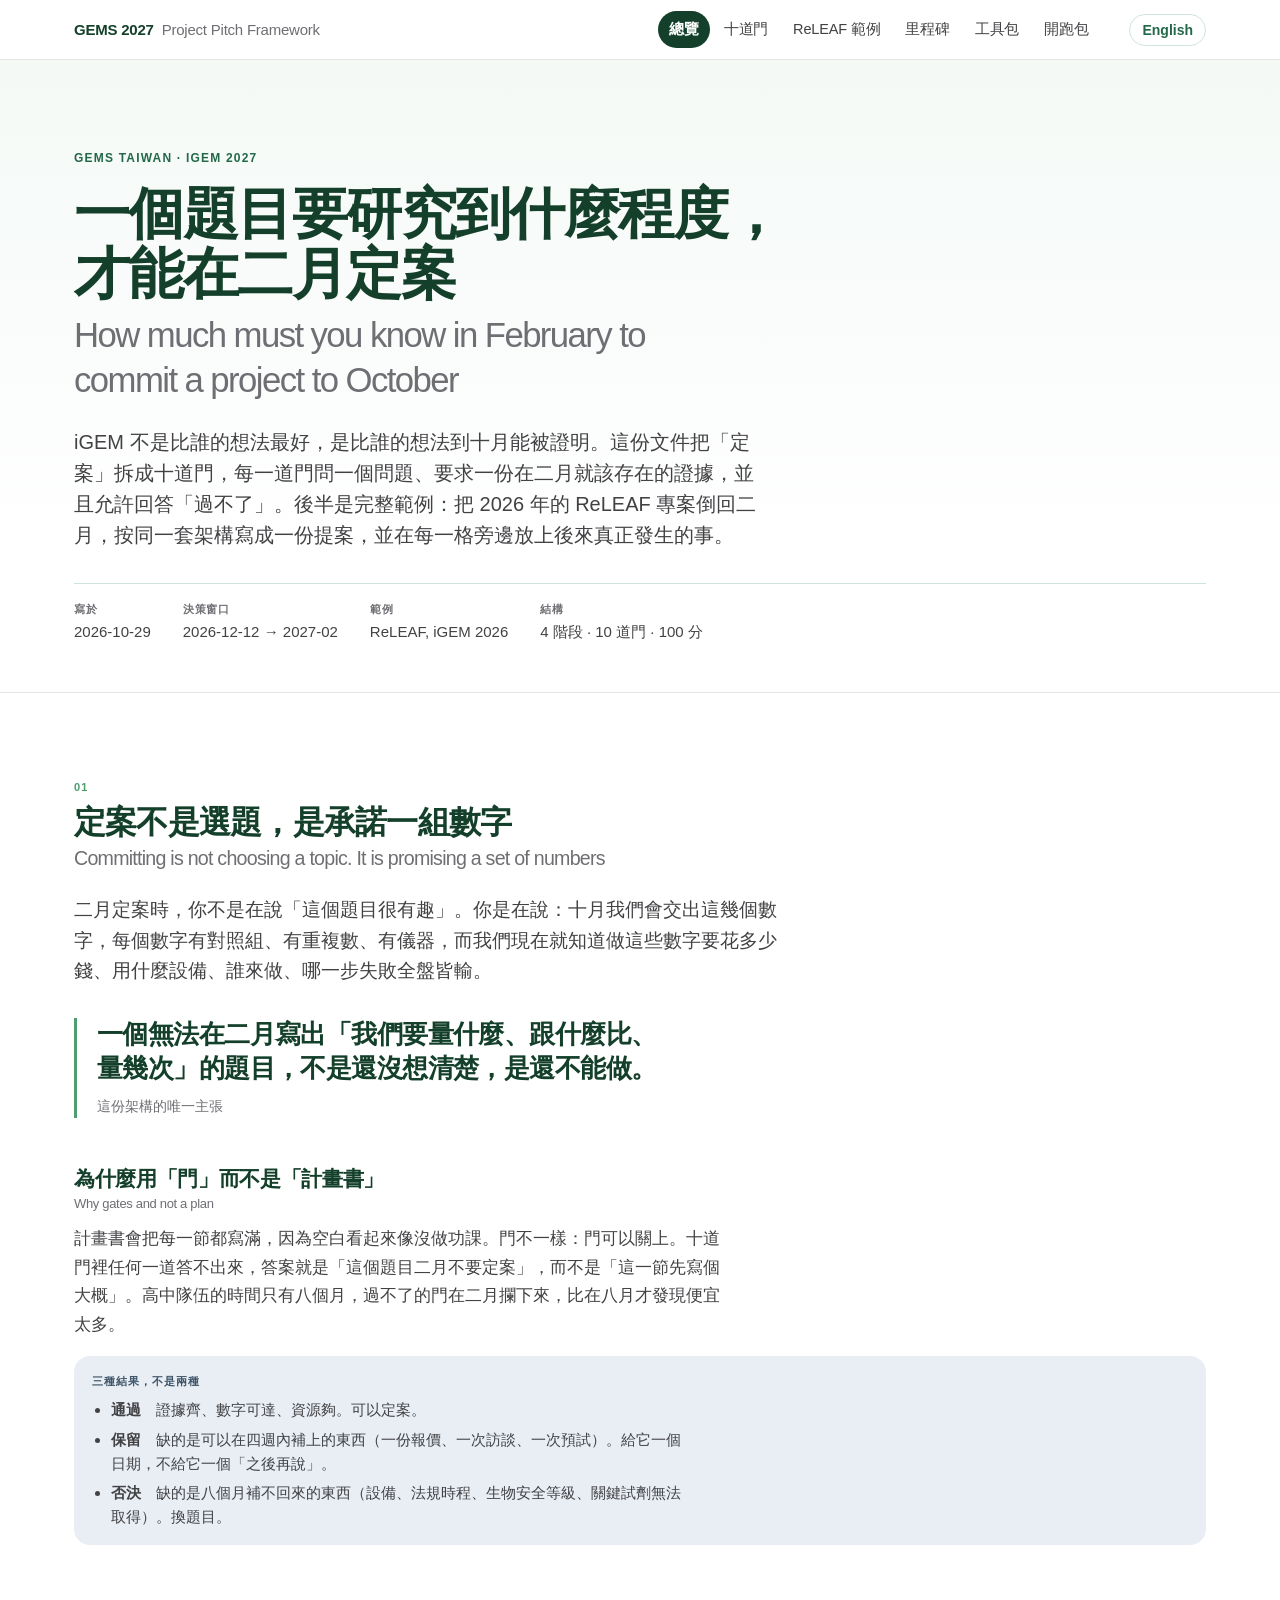
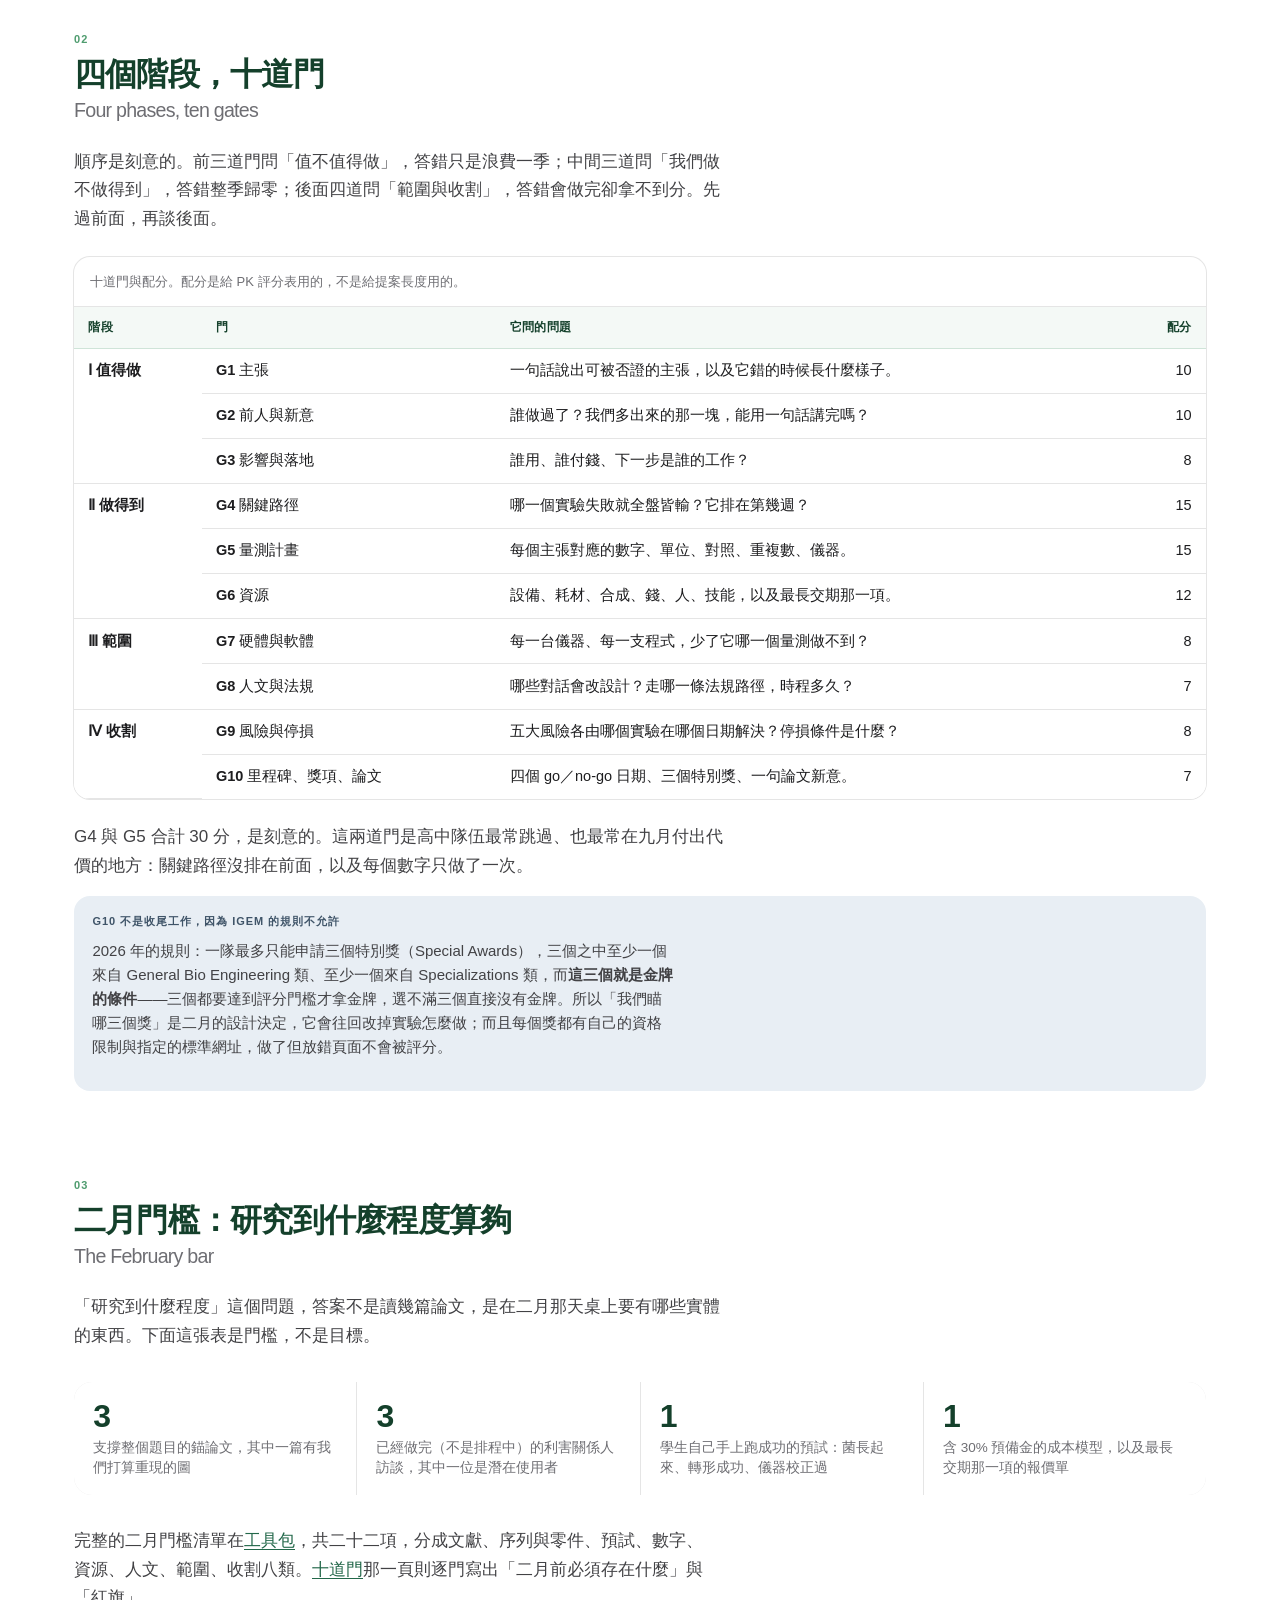
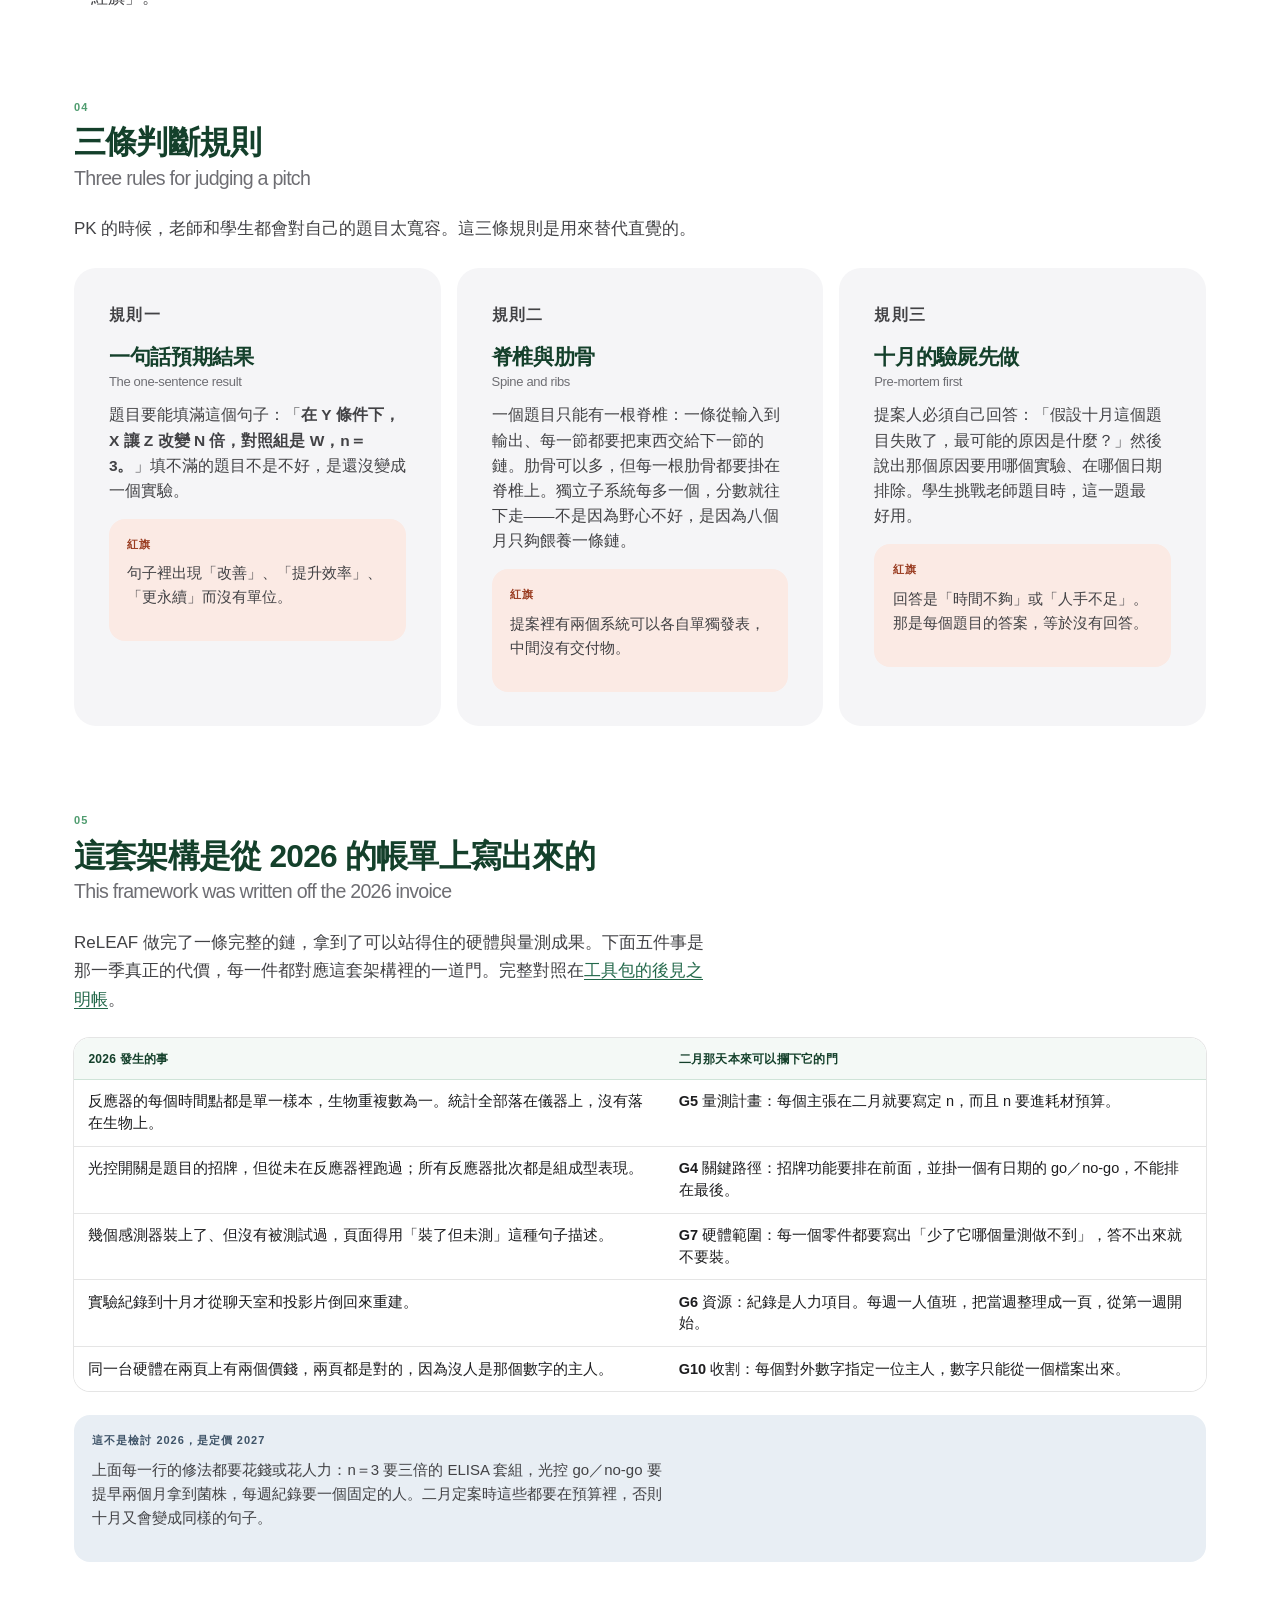
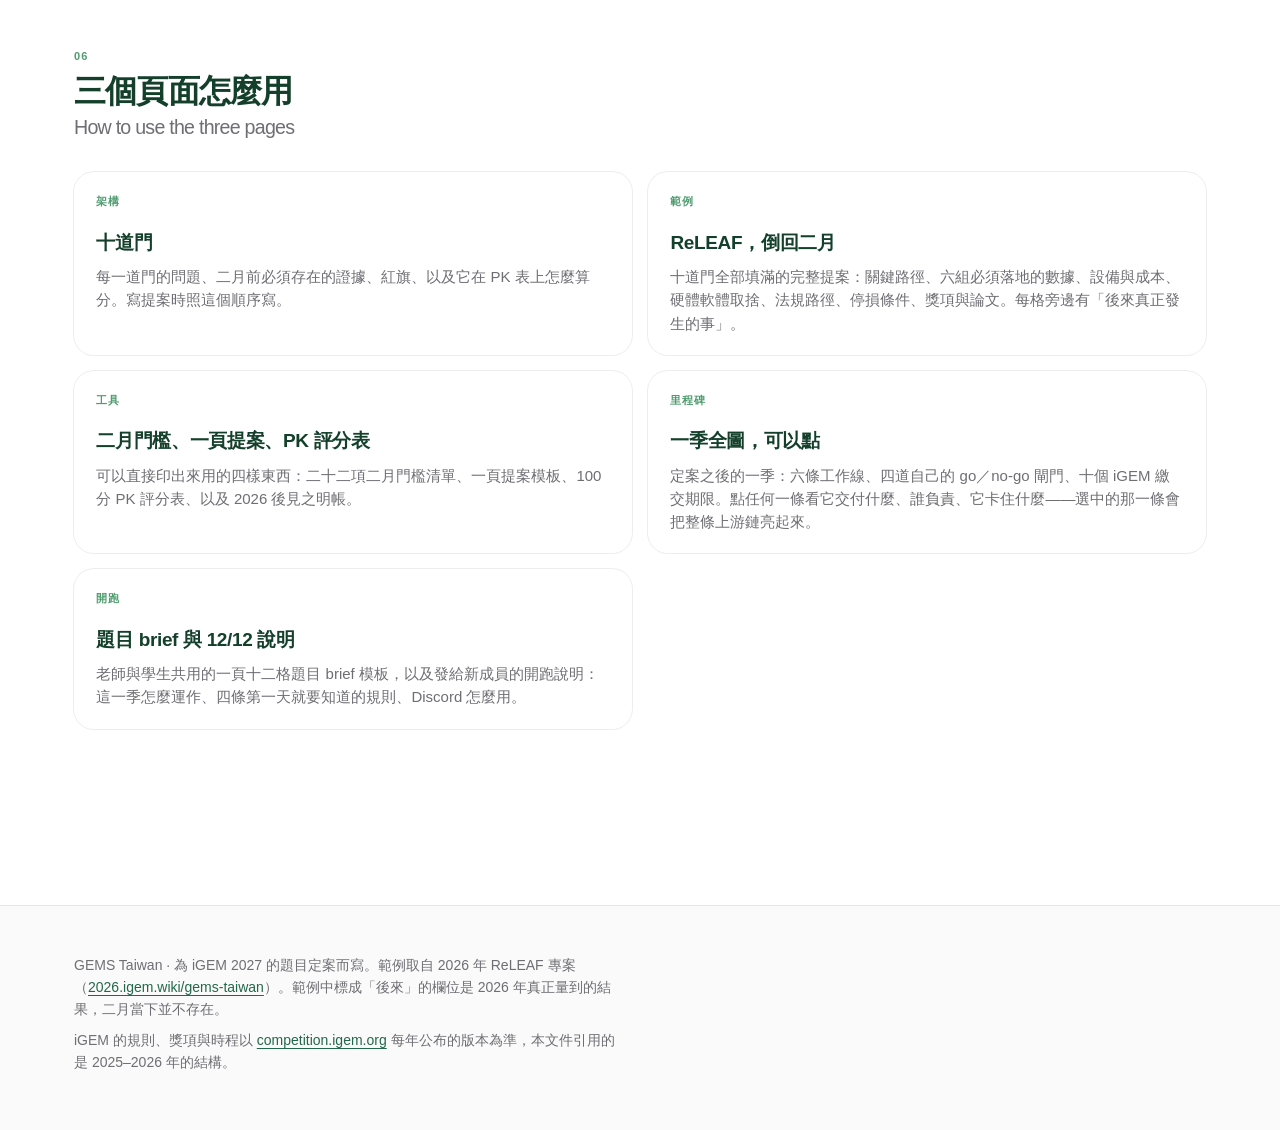
<file: index.html>
<!DOCTYPE html>
<html lang="zh-Hant" data-lang="zh">
<head>
<meta charset="utf-8">
<meta name="viewport" content="width=device-width, initial-scale=1">
<title>2027 GEMS Project Pitch Framework</title>
<meta name="description" content="A ten-gate framework for deciding which iGEM project a team locks in February, with the 2026 ReLEAF project worked through it end to end. 十道門的題目評估架構，附 ReLEAF 完整範例。">
<link rel="stylesheet" href="assets/css/app.css">
</head>
<body>

<header class="bar">
  <div class="bar__in">
    <a class="bar__home" href="./"><b>GEMS 2027</b> <i>Project Pitch Framework</i></a>
    <nav class="bar__nav" aria-label="Sections">
      <a href="./" aria-current="page"><span class="l-zh">總覽</span><span class="l-en">Overview</span></a>
      <a href="framework/"><span class="l-zh">十道門</span><span class="l-en">The gates</span></a>
      <a href="releaf/"><span class="l-zh">ReLEAF 範例</span><span class="l-en">Example</span></a>
      <a href="milestones/"><span class="l-zh">里程碑</span><span class="l-en">Season chart</span></a>
      <a href="toolkit/"><span class="l-zh">工具包</span><span class="l-en">Toolkit</span></a>
      <a href="brief/"><span class="l-zh">開跑包</span><span class="l-en">Kick-off</span></a>
    </nav>
    <button class="bar__lang" type="button" data-lang-btn>English</button>
  </div>
</header>

<section class="hero">
  <div class="hero__in">
    <p class="eyebrow">GEMS Taiwan · iGEM 2027</p>
    <h1 class="bi">
      <span class="zh">一個題目要研究到什麼程度，才能在二月定案</span>
      <span class="en">How much must you know in February to commit a project to October</span>
    </h1>
    <p class="hero__lede l-zh">iGEM 不是比誰的想法最好，是比誰的想法到十月能被證明。這份文件把「定案」拆成十道門，每一道門問一個問題、要求一份在二月就該存在的證據，並且允許回答「過不了」。後半是完整範例：把 2026 年的 ReLEAF 專案倒回二月，按同一套架構寫成一份提案，並在每一格旁邊放上後來真正發生的事。</p>
    <p class="hero__lede l-en">iGEM is not won by the best idea. It is won by the idea that can still be proved in October. This document breaks the February commitment into ten gates. Each gate asks one question, demands one piece of evidence that must already exist, and is allowed to return a no. The second half is a worked example: the 2026 ReLEAF project wound back to February, written as a proposal against this framework, with what actually happened set beside each answer.</p>
    <ul class="hero__meta">
      <li><b><span class="l-zh">寫於</span><span class="l-en">Written</span></b><span>2026-10-29</span></li>
      <li><b><span class="l-zh">決策窗口</span><span class="l-en">Decision window</span></b><span><span class="l-zh">2026-12-12 → 2027-02</span><span class="l-en">12 Dec 2026 → Feb 2027</span></span></li>
      <li><b><span class="l-zh">範例</span><span class="l-en">Worked on</span></b><span>ReLEAF, iGEM 2026</span></li>
      <li><b><span class="l-zh">結構</span><span class="l-en">Structure</span></b><span><span class="l-zh">4 階段 · 10 道門 · 100 分</span><span class="l-en">4 phases · 10 gates · 100 points</span></span></li>
    </ul>
  </div>
</section>

<main class="wrap secs">

  <!-- ====================================================== 1 THE THESIS == -->
  <section class="sec" id="thesis">
    <h2 class="bi"><span class="num">01</span>
      <span class="zh">定案不是選題，是承諾一組數字</span>
      <span class="en">Committing is not choosing a topic. It is promising a set of numbers</span>
    </h2>

    <p class="lede l-zh">二月定案時，你不是在說「這個題目很有趣」。你是在說：十月我們會交出這幾個數字，每個數字有對照組、有重複數、有儀器，而我們現在就知道做這些數字要花多少錢、用什麼設備、誰來做、哪一步失敗全盤皆輸。</p>
    <p class="lede l-en">When you commit in February you are not saying "this topic is interesting". You are saying: in October we will hand over these numbers, each with a control, a replicate count and a named instrument, and we already know what they cost, which equipment they need, who runs them, and which single step takes the whole project down if it fails.</p>

    <div class="pull">
      <p class="l-zh">一個無法在二月寫出「我們要量什麼、跟什麼比、量幾次」的題目，不是還沒想清楚，是還不能做。</p>
      <p class="l-en">A project that cannot state in February what it will measure, against what control, and how many times, is not an unfinished idea. It is an idea that cannot yet be started.</p>
      <cite><span class="l-zh">這份架構的唯一主張</span><span class="l-en">The one claim this framework makes</span></cite>
    </div>

    <h3 class="bi"><span class="zh">為什麼用「門」而不是「計畫書」</span><span class="en">Why gates and not a plan</span></h3>
    <p class="l-zh">計畫書會把每一節都寫滿，因為空白看起來像沒做功課。門不一樣：門可以關上。十道門裡任何一道答不出來，答案就是「這個題目二月不要定案」，而不是「這一節先寫個大概」。高中隊伍的時間只有八個月，過不了的門在二月攔下來，比在八月才發現便宜太多。</p>
    <p class="l-en">A plan document fills every heading, because a blank looks like homework not done. A gate can close. If any one of the ten has no answer, the answer is "do not commit this project in February", not "leave that section vague for now". A high-school team has eight working months. A gate that fails in February is far cheaper than the same gate failing in August.</p>

    <div class="box box--note">
      <h5><span class="l-zh">三種結果，不是兩種</span><span class="l-en">Three outcomes, not two</span></h5>
      <ul>
        <li class="l-zh"><b>通過</b>　證據齊、數字可達、資源夠。可以定案。</li>
        <li class="l-zh"><b>保留</b>　缺的是可以在四週內補上的東西（一份報價、一次訪談、一次預試）。給它一個日期，不給它一個「之後再說」。</li>
        <li class="l-zh"><b>否決</b>　缺的是八個月補不回來的東西（設備、法規時程、生物安全等級、關鍵試劑無法取得）。換題目。</li>
        <li class="l-en"><b>Pass.</b> Evidence in hand, numbers reachable, resources sufficient. Commit it.</li>
        <li class="l-en"><b>Hold.</b> What is missing can be closed in four weeks: a quote, an interview, a pilot run. Give it a date, never a "we will sort that out later".</li>
        <li class="l-en"><b>Reject.</b> What is missing cannot be closed in eight months: equipment, a regulatory clock, a biosafety level, a reagent nobody will sell you. Change the project.</li>
      </ul>
    </div>
  </section>

  <!-- ======================================================== 2 GATE MAP == -->
  <section class="sec" id="map">
    <h2 class="bi"><span class="num">02</span>
      <span class="zh">四個階段，十道門</span>
      <span class="en">Four phases, ten gates</span>
    </h2>

    <p class="l-zh">順序是刻意的。前三道門問「值不值得做」，答錯只是浪費一季；中間三道問「我們做不做得到」，答錯整季歸零；後面四道問「範圍與收割」，答錯會做完卻拿不到分。先過前面，再談後面。</p>
    <p class="l-en">The order is deliberate. The first three gates ask whether the project is worth doing; getting them wrong costs a season of interest. The middle three ask whether this team can actually do it; getting them wrong costs the season itself. The last four are scope and harvest; getting them wrong means finishing the work and scoring nothing for it.</p>

    <div class="tw">
      <table>
        <caption><span class="l-zh">十道門與配分。配分是給 PK 評分表用的，不是給提案長度用的。</span><span class="l-en">The ten gates and their weights. The weights are for the PK scorecard, not for how long each section should be.</span></caption>
        <thead>
          <tr>
            <th><span class="l-zh">階段</span><span class="l-en">Phase</span></th>
            <th><span class="l-zh">門</span><span class="l-en">Gate</span></th>
            <th><span class="l-zh">它問的問題</span><span class="l-en">The question it asks</span></th>
            <th class="num-c"><span class="l-zh">配分</span><span class="l-en">Weight</span></th>
          </tr>
        </thead>
        <tbody>
          <tr><td rowspan="3" class="nowrap"><b><span class="l-zh">Ⅰ 值得做</span><span class="l-en">Ⅰ Worth doing</span></b></td>
              <td class="nowrap"><b>G1</b> <span class="l-zh">主張</span><span class="l-en">The claim</span></td>
              <td><span class="l-zh">一句話說出可被否證的主張，以及它錯的時候長什麼樣子。</span><span class="l-en">One falsifiable sentence, and what it looks like when it is wrong.</span></td><td class="num-c">10</td></tr>
          <tr><td class="nowrap"><b>G2</b> <span class="l-zh">前人與新意</span><span class="l-en">Prior art</span></td>
              <td><span class="l-zh">誰做過了？我們多出來的那一塊，能用一句話講完嗎？</span><span class="l-en">Who has done this? Can the increment be said in one sentence?</span></td><td class="num-c">10</td></tr>
          <tr><td class="nowrap"><b>G3</b> <span class="l-zh">影響與落地</span><span class="l-en">Impact</span></td>
              <td><span class="l-zh">誰用、誰付錢、下一步是誰的工作？</span><span class="l-en">Who uses it, who pays, and whose job is the next step?</span></td><td class="num-c">8</td></tr>

          <tr><td rowspan="3" class="nowrap"><b><span class="l-zh">Ⅱ 做得到</span><span class="l-en">Ⅱ Can we do it</span></b></td>
              <td class="nowrap"><b>G4</b> <span class="l-zh">關鍵路徑</span><span class="l-en">Critical path</span></td>
              <td><span class="l-zh">哪一個實驗失敗就全盤皆輸？它排在第幾週？</span><span class="l-en">Which single experiment sinks the project, and in which week does it run?</span></td><td class="num-c">15</td></tr>
          <tr><td class="nowrap"><b>G5</b> <span class="l-zh">量測計畫</span><span class="l-en">Measurement</span></td>
              <td><span class="l-zh">每個主張對應的數字、單位、對照、重複數、儀器。</span><span class="l-en">Per claim: the number, the unit, the control, the n, the instrument.</span></td><td class="num-c">15</td></tr>
          <tr><td class="nowrap"><b>G6</b> <span class="l-zh">資源</span><span class="l-en">Resources</span></td>
              <td><span class="l-zh">設備、耗材、合成、錢、人、技能，以及最長交期那一項。</span><span class="l-en">Equipment, consumables, synthesis, money, people, skills, and the longest lead time.</span></td><td class="num-c">12</td></tr>

          <tr><td rowspan="2" class="nowrap"><b><span class="l-zh">Ⅲ 範圍</span><span class="l-en">Ⅲ Scope</span></b></td>
              <td class="nowrap"><b>G7</b> <span class="l-zh">硬體與軟體</span><span class="l-en">Hardware &amp; software</span></td>
              <td><span class="l-zh">每一台儀器、每一支程式，少了它哪一個量測做不到？</span><span class="l-en">For each instrument and each program: which measurement is impossible without it?</span></td><td class="num-c">8</td></tr>
          <tr><td class="nowrap"><b>G8</b> <span class="l-zh">人文與法規</span><span class="l-en">Practices &amp; law</span></td>
              <td><span class="l-zh">哪些對話會改設計？走哪一條法規路徑，時程多久？</span><span class="l-en">Which conversations will change the design? Which regulatory route, and how long is its clock?</span></td><td class="num-c">7</td></tr>

          <tr><td rowspan="2" class="nowrap"><b><span class="l-zh">Ⅳ 收割</span><span class="l-en">Ⅳ Harvest</span></b></td>
              <td class="nowrap"><b>G9</b> <span class="l-zh">風險與停損</span><span class="l-en">Risk &amp; kill</span></td>
              <td><span class="l-zh">五大風險各由哪個實驗在哪個日期解決？停損條件是什麼？</span><span class="l-en">Which experiment resolves each of the top five risks, on what date? What are the kill criteria?</span></td><td class="num-c">8</td></tr>
          <tr><td class="nowrap"><b>G10</b> <span class="l-zh">里程碑、獎項、論文</span><span class="l-en">Milestones, prizes, paper</span></td>
              <td><span class="l-zh">四個 go／no-go 日期、三個特別獎、一句論文新意。</span><span class="l-en">Four go/no-go dates, three special prizes, one novelty sentence for the paper.</span></td><td class="num-c">7</td></tr>
        </tbody>
      </table>
    </div>

    <p class="l-zh">G4 與 G5 合計 30 分，是刻意的。這兩道門是高中隊伍最常跳過、也最常在九月付出代價的地方：關鍵路徑沒排在前面，以及每個數字只做了一次。</p>
    <p class="l-en">G4 and G5 carry 30 points between them, on purpose. They are the two gates a high-school team most often skips and most often pays for in September: the critical path scheduled late, and every number measured once.</p>

    <div class="box box--note">
      <h5><span class="l-zh">G10 不是收尾工作，因為 iGEM 的規則不允許</span><span class="l-en">G10 is not a tidying-up job, because the rules do not allow it</span></h5>
      <p class="l-zh">2026 年的規則：一隊最多只能申請三個特別獎（Special Awards），三個之中至少一個來自 General Bio Engineering 類、至少一個來自 Specializations 類，而<b>這三個就是金牌的條件</b>——三個都要達到評分門檻才拿金牌，選不滿三個直接沒有金牌。所以「我們瞄哪三個獎」是二月的設計決定，它會往回改掉實驗怎麼做；而且每個獎都有自己的資格限制與指定的標準網址，做了但放錯頁面不會被評分。</p>
      <p class="l-en">The 2026 rule: a team may apply for at most three Special Awards, at least one from General Bio Engineering and at least one from Specializations, and <b>those three are the Gold medal criterion</b> — all three must meet the performance standard, and selecting fewer than three means no Gold. So "which three are we aiming at" is a February design decision that reaches back into how the experiments run. Each award also has its own eligibility rules and its own designated Standard URL; work filed on the wrong page is not evaluated.</p>
    </div>
  </section>

  <!-- ==================================================== 3 FEBRUARY BAR == -->
  <section class="sec" id="bar">
    <h2 class="bi"><span class="num">03</span>
      <span class="zh">二月門檻：研究到什麼程度算夠</span>
      <span class="en">The February bar</span>
    </h2>

    <p class="l-zh">「研究到什麼程度」這個問題，答案不是讀幾篇論文，是在二月那天桌上要有哪些實體的東西。下面這張表是門檻，不是目標。</p>
    <p class="l-en">"How much research is enough" is not answered in papers read. It is answered by what is physically on the table on the day of the decision. The list below is a floor, not a target.</p>

    <div class="stats" style="--n:4">
      <div class="stat"><b>3</b><span class="l-zh">支撐整個題目的錨論文，其中一篇有我們打算重現的圖</span><span class="l-en">anchor papers the project stands on, one of them with a figure you intend to reproduce</span></div>
      <div class="stat"><b>3</b><span class="l-zh">已經做完（不是排程中）的利害關係人訪談，其中一位是潛在使用者</span><span class="l-en">stakeholder conversations already done, not scheduled, one of them a potential user</span></div>
      <div class="stat"><b>1</b><span class="l-zh">學生自己手上跑成功的預試：菌長起來、轉形成功、儀器校正過</span><span class="l-en">pilot the students ran themselves: the chassis grew, a transformation worked, an instrument was calibrated</span></div>
      <div class="stat"><b>1</b><span class="l-zh">含 30% 預備金的成本模型，以及最長交期那一項的報價單</span><span class="l-en">cost model with 30% contingency, plus a quote for the longest-lead item</span></div>
    </div>

    <p class="l-zh">完整的二月門檻清單在<a href="toolkit/#feb">工具包</a>，共二十二項，分成文獻、序列與零件、預試、數字、資源、人文、範圍、收割八類。<a href="framework/">十道門</a>那一頁則逐門寫出「二月前必須存在什麼」與「紅旗」。</p>
    <p class="l-en">The full bar — twenty-two items under literature, sequences and parts, pilot work, numbers, resources, practices, scope and harvest — is in the <a href="toolkit/#feb">toolkit</a>. <a href="framework/">The gates</a> page states, gate by gate, what must exist by February and which answers are red flags.</p>
  </section>

  <!-- ======================================================= 4 THE RULES == -->
  <section class="sec" id="rules">
    <h2 class="bi"><span class="num">04</span>
      <span class="zh">三條判斷規則</span>
      <span class="en">Three rules for judging a pitch</span>
    </h2>

    <p class="l-zh">PK 的時候，老師和學生都會對自己的題目太寬容。這三條規則是用來替代直覺的。</p>
    <p class="l-en">At the PK everyone is too kind to their own project. These three rules stand in for instinct.</p>

    <div class="cards cards--3">
      <div class="card">
        <p class="card__k"><span class="l-zh">規則一</span><span class="l-en">Rule one</span></p>
        <h3 class="bi"><span class="zh">一句話預期結果</span><span class="en">The one-sentence result</span></h3>
        <p class="l-zh">題目要能填滿這個句子：「<b>在 Y 條件下，X 讓 Z 改變 N 倍，對照組是 W，n＝3。</b>」填不滿的題目不是不好，是還沒變成一個實驗。</p>
        <p class="l-en">The project must fill this sentence: "<b>Under condition Y, X changes Z by N-fold against control W, with n = 3.</b>" A project that cannot fill it is not a bad project. It is not yet an experiment.</p>
        <div class="box box--flag">
          <h5><span class="l-zh">紅旗</span><span class="l-en">Red flag</span></h5>
          <p class="l-zh">句子裡出現「改善」、「提升效率」、「更永續」而沒有單位。</p>
          <p class="l-en">The sentence contains "improve", "more efficient" or "more sustainable" and no unit.</p>
        </div>
      </div>

      <div class="card">
        <p class="card__k"><span class="l-zh">規則二</span><span class="l-en">Rule two</span></p>
        <h3 class="bi"><span class="zh">脊椎與肋骨</span><span class="en">Spine and ribs</span></h3>
        <p class="l-zh">一個題目只能有一根脊椎：一條從輸入到輸出、每一節都要把東西交給下一節的鏈。肋骨可以多，但每一根肋骨都要掛在脊椎上。獨立子系統每多一個，分數就往下走——不是因為野心不好，是因為八個月只夠餵養一條鏈。</p>
        <p class="l-en">A project gets one spine: a chain from input to output where every link must hand a real output to the next. Ribs can be many, but every rib hangs off the spine. Each additional independent subsystem lowers the score — not because ambition is bad, but because eight months feed one chain.</p>
        <div class="box box--flag">
          <h5><span class="l-zh">紅旗</span><span class="l-en">Red flag</span></h5>
          <p class="l-zh">提案裡有兩個系統可以各自單獨發表，中間沒有交付物。</p>
          <p class="l-en">Two subsystems in the pitch could each be published alone, with no handover between them.</p>
        </div>
      </div>

      <div class="card">
        <p class="card__k"><span class="l-zh">規則三</span><span class="l-en">Rule three</span></p>
        <h3 class="bi"><span class="zh">十月的驗屍先做</span><span class="en">Pre-mortem first</span></h3>
        <p class="l-zh">提案人必須自己回答：「假設十月這個題目失敗了，最可能的原因是什麼？」然後說出那個原因要用哪個實驗、在哪個日期排除。學生挑戰老師題目時，這一題最好用。</p>
        <p class="l-en">The proposer answers, in their own words: "Suppose this project has failed by October. What is the most likely reason?" Then names the experiment that rules that reason out, and its date. This is the sharpest question a student can put to an instructor's project.</p>
        <div class="box box--flag">
          <h5><span class="l-zh">紅旗</span><span class="l-en">Red flag</span></h5>
          <p class="l-zh">回答是「時間不夠」或「人手不足」。那是每個題目的答案，等於沒有回答。</p>
          <p class="l-en">The answer is "not enough time" or "not enough people". That is every project's answer, so it is not an answer.</p>
        </div>
      </div>
    </div>
  </section>

  <!-- ==================================================== 5 WHAT 2026 SAYS -->
  <section class="sec" id="lessons">
    <h2 class="bi"><span class="num">05</span>
      <span class="zh">這套架構是從 2026 的帳單上寫出來的</span>
      <span class="en">This framework was written off the 2026 invoice</span>
    </h2>

    <p class="l-zh">ReLEAF 做完了一條完整的鏈，拿到了可以站得住的硬體與量測成果。下面五件事是那一季真正的代價，每一件都對應這套架構裡的一道門。完整對照在<a href="toolkit/#hindsight">工具包的後見之明帳</a>。</p>
    <p class="l-en">ReLEAF finished a complete chain and came away with hardware and measurement work that stands up. The five items below are what that season actually cost, and each one maps onto a gate. The full ledger is in the <a href="toolkit/#hindsight">toolkit</a>.</p>

    <div class="tw">
      <table>
        <thead>
          <tr>
            <th><span class="l-zh">2026 發生的事</span><span class="l-en">What happened in 2026</span></th>
            <th><span class="l-zh">二月那天本來可以攔下它的門</span><span class="l-en">The gate that would have caught it in February</span></th>
          </tr>
        </thead>
        <tbody>
          <tr><td><span class="l-zh">反應器的每個時間點都是單一樣本，生物重複數為一。統計全部落在儀器上，沒有落在生物上。</span><span class="l-en">Every reactor time point was a single sample. The statistics live on the instrument, not on the biology.</span></td>
              <td><b>G5</b> <span class="l-zh">量測計畫：每個主張在二月就要寫定 n，而且 n 要進耗材預算。</span><span class="l-en">Measurement: fix n per claim in February, and put that n into the consumables budget.</span></td></tr>
          <tr><td><span class="l-zh">光控開關是題目的招牌，但從未在反應器裡跑過；所有反應器批次都是組成型表現。</span><span class="l-en">The light switch was the headline, and it never ran in the reactor. Every reactor batch was constitutive.</span></td>
              <td><b>G4</b> <span class="l-zh">關鍵路徑：招牌功能要排在前面，並掛一個有日期的 go／no-go，不能排在最後。</span><span class="l-en">Critical path: the headline function goes early with a dated go/no-go, never last.</span></td></tr>
          <tr><td><span class="l-zh">幾個感測器裝上了、但沒有被測試過，頁面得用「裝了但未測」這種句子描述。</span><span class="l-en">Several sensors were fitted and never tested, and the pages had to say "fitted, not tested".</span></td>
              <td><b>G7</b> <span class="l-zh">硬體範圍：每一個零件都要寫出「少了它哪個量測做不到」，答不出來就不要裝。</span><span class="l-en">Hardware scope: every component states which measurement is impossible without it. No answer, no part.</span></td></tr>
          <tr><td><span class="l-zh">實驗紀錄到十月才從聊天室和投影片倒回來重建。</span><span class="l-en">The notebook was reconstructed in October out of chat logs and slide decks.</span></td>
              <td><b>G6</b> <span class="l-zh">資源：紀錄是人力項目。每週一人值班，把當週整理成一頁，從第一週開始。</span><span class="l-en">Resources: record-keeping is a staffed role. One person a week turns that week into one page, from week one.</span></td></tr>
          <tr><td><span class="l-zh">同一台硬體在兩頁上有兩個價錢，兩頁都是對的，因為沒人是那個數字的主人。</span><span class="l-en">The same hardware carried two prices on two pages. Both were defensible, because no one owned the number.</span></td>
              <td><b>G10</b> <span class="l-zh">收割：每個對外數字指定一位主人，數字只能從一個檔案出來。</span><span class="l-en">Harvest: every published number gets one owner and one source file.</span></td></tr>
        </tbody>
      </table>
    </div>

    <div class="box box--note">
      <h5><span class="l-zh">這不是檢討 2026，是定價 2027</span><span class="l-en">Not a post-mortem, a price list</span></h5>
      <p class="l-zh">上面每一行的修法都要花錢或花人力：n＝3 要三倍的 ELISA 套組，光控 go／no-go 要提早兩個月拿到菌株，每週紀錄要一個固定的人。二月定案時這些都要在預算裡，否則十月又會變成同樣的句子。</p>
      <p class="l-en">Every fix above costs money or people: n = 3 triples the ELISA kits, an early light-gate go/no-go needs the strain two months sooner, a weekly record needs a named person. Those costs belong in the February budget, or October writes the same sentences again.</p>
    </div>
  </section>

  <!-- ========================================================== 6 WHERE == -->
  <section class="sec" id="use">
    <h2 class="bi"><span class="num">06</span>
      <span class="zh">三個頁面怎麼用</span>
      <span class="en">How to use the three pages</span>
    </h2>

    <div class="idx">
      <a href="framework/">
        <p class="k"><span class="l-zh">架構</span><span class="l-en">Framework</span></p>
        <p class="t"><span class="l-zh">十道門</span><span class="l-en">The ten gates</span></p>
        <p class="d"><span class="l-zh">每一道門的問題、二月前必須存在的證據、紅旗、以及它在 PK 表上怎麼算分。寫提案時照這個順序寫。</span><span class="l-en">Per gate: the question, the evidence that must already exist in February, the red flags, and how it scores at the PK. Write a pitch in this order.</span></p>
      </a>
      <a href="releaf/">
        <p class="k"><span class="l-zh">範例</span><span class="l-en">Worked example</span></p>
        <p class="t"><span class="l-zh">ReLEAF，倒回二月</span><span class="l-en">ReLEAF, wound back to February</span></p>
        <p class="d"><span class="l-zh">十道門全部填滿的完整提案：關鍵路徑、六組必須落地的數據、設備與成本、硬體軟體取捨、法規路徑、停損條件、獎項與論文。每格旁邊有「後來真正發生的事」。</span><span class="l-en">All ten gates filled: critical path, the six data sets that must land, equipment and cost, hardware and software trade-offs, the regulatory route, kill criteria, prizes and paper. Each answer sits beside what actually happened.</span></p>
      </a>
      <a href="toolkit/">
        <p class="k"><span class="l-zh">工具</span><span class="l-en">Toolkit</span></p>
        <p class="t"><span class="l-zh">二月門檻、一頁提案、PK 評分表</span><span class="l-en">The bar, the one-pager, the scorecard</span></p>
        <p class="d"><span class="l-zh">可以直接印出來用的四樣東西：二十二項二月門檻清單、一頁提案模板、100 分 PK 評分表、以及 2026 後見之明帳。</span><span class="l-en">Four printable things: the twenty-two-item February bar, the one-page pitch template, the 100-point PK scorecard, and the 2026 hindsight ledger.</span></p>
      </a>
      <a href="milestones/">
        <p class="k"><span class="l-zh">里程碑</span><span class="l-en">Season chart</span></p>
        <p class="t"><span class="l-zh">一季全圖，可以點</span><span class="l-en">The whole season, interactive</span></p>
        <p class="d"><span class="l-zh">定案之後的一季：六條工作線、四道自己的 go／no-go 閘門、十個 iGEM 繳交期限。點任何一條看它交付什麼、誰負責、它卡住什麼——選中的那一條會把整條上游鏈亮起來。</span><span class="l-en">The season after the commitment: six tracks, four go/no-go gates the team owns, ten iGEM deadlines. Click any row for what it delivers, who owns it and what waits on it — and it lights its whole upstream chain.</span></p>
      </a>
      <a href="brief/">
        <p class="k"><span class="l-zh">開跑</span><span class="l-en">Kick-off</span></p>
        <p class="t"><span class="l-zh">題目 brief 與 12/12 說明</span><span class="l-en">The brief and the 12 Dec handout</span></p>
        <p class="d"><span class="l-zh">老師與學生共用的一頁十二格題目 brief 模板，以及發給新成員的開跑說明：這一季怎麼運作、四條第一天就要知道的規則、Discord 怎麼用。</span><span class="l-en">The twelve-box project brief that instructors and students both fill in, and the handout for new members: how the season works, the four day-one rules, and how Discord is used.</span></p>
      </a>
    </div>
  </section>

</main>

<footer class="foot">
  <div class="foot__in">
    <p class="l-zh">GEMS Taiwan · 為 iGEM 2027 的題目定案而寫。範例取自 2026 年 ReLEAF 專案（<a href="https://2026.igem.wiki/gems-taiwan/">2026.igem.wiki/gems-taiwan</a>）。範例中標成「後來」的欄位是 2026 年真正量到的結果，二月當下並不存在。</p>
    <p class="l-en">GEMS Taiwan. Written for the iGEM 2027 project decision. The worked example is the 2026 ReLEAF project (<a href="https://2026.igem.wiki/gems-taiwan/">2026.igem.wiki/gems-taiwan</a>). Columns marked "what happened" hold results measured later in 2026; none of them existed in February.</p>
    <p><span class="l-zh">iGEM 的規則、獎項與時程以 </span><span class="l-en">iGEM rules, prizes and deadlines change between seasons: check </span><a href="https://competition.igem.org/">competition.igem.org</a><span class="l-zh"> 每年公布的版本為準，本文件引用的是 2025–2026 年的結構。</span><span class="l-en"> for the current season. What is cited here is the 2025–2026 structure.</span></p>
  </div>
</footer>

<script src="assets/js/app.js"></script>
</body>
</html>
</file>
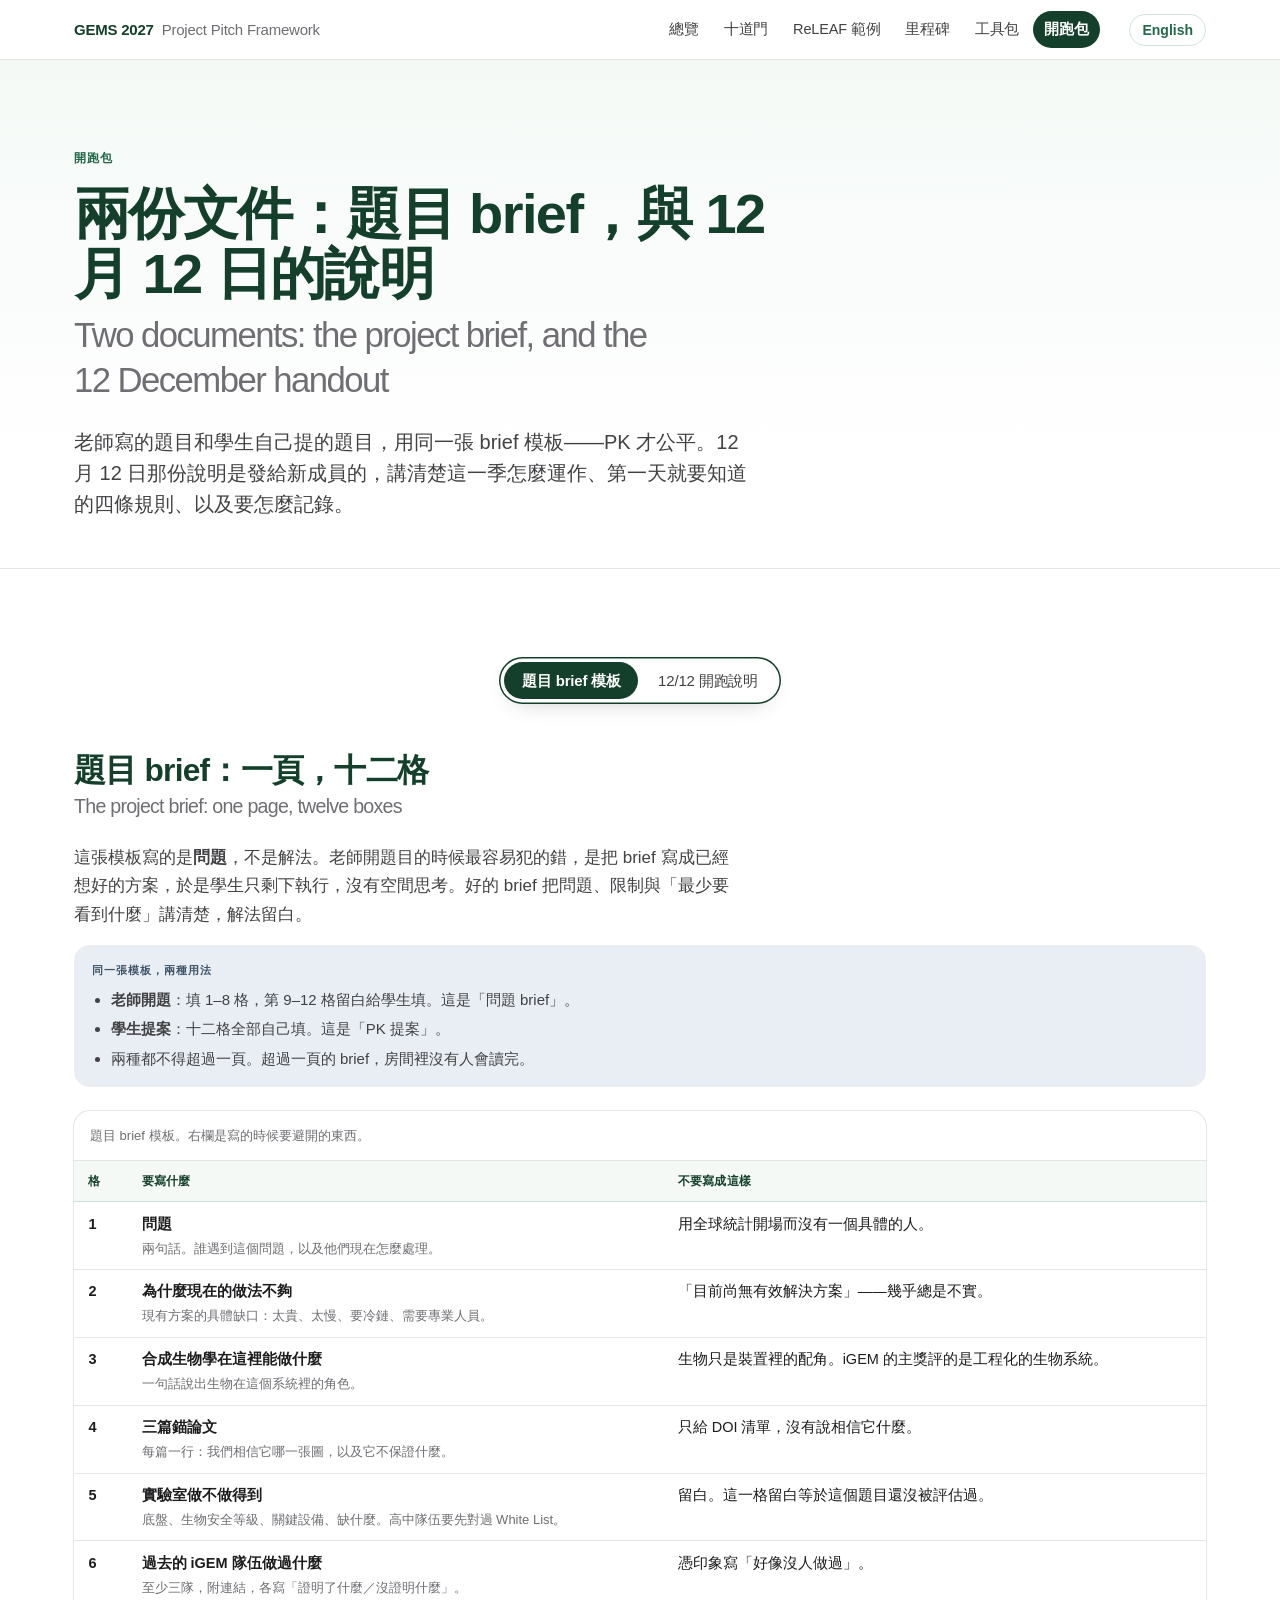
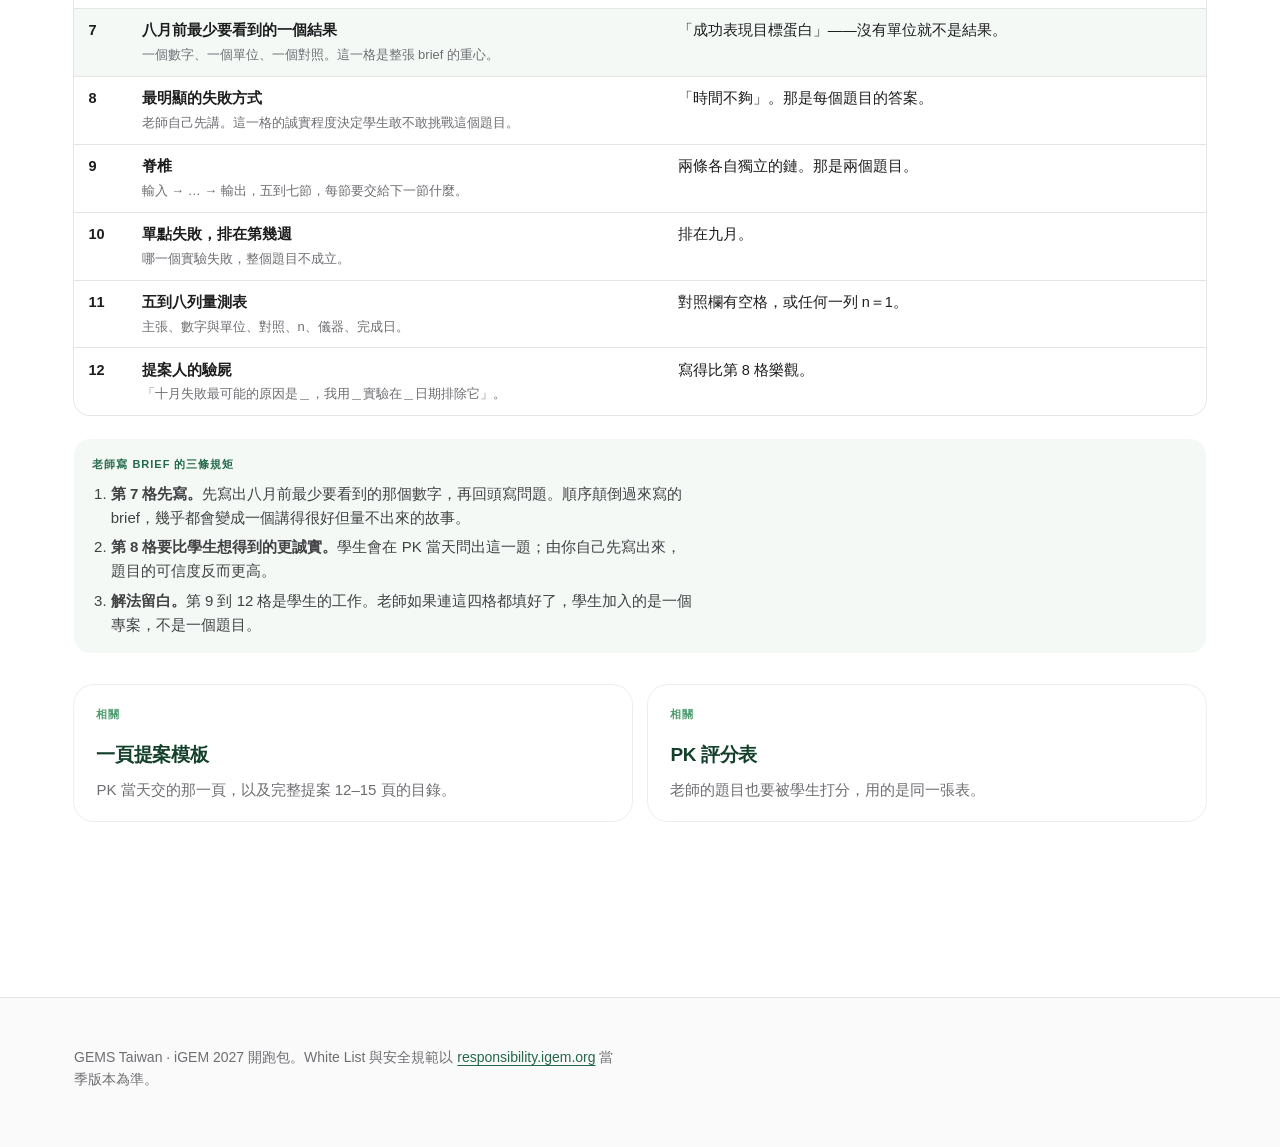
<file: brief/index.html>
<!DOCTYPE html>
<html lang="zh-Hant" data-lang="zh">
<head>
<meta charset="utf-8">
<meta name="viewport" content="width=device-width, initial-scale=1">
<title>開跑包 · Kick-off — GEMS 2027 Pitch Framework</title>
<meta name="description" content="The one-page project brief instructors and students both fill in, and the handout for the 12 December kick-off.">
<link rel="stylesheet" href="../assets/css/app.css">
</head>
<body>

<header class="bar">
  <div class="bar__in">
    <a class="bar__home" href="../"><b>GEMS 2027</b> <i>Project Pitch Framework</i></a>
    <nav class="bar__nav" aria-label="Sections">
      <a href="../"><span class="l-zh">總覽</span><span class="l-en">Overview</span></a>
      <a href="../framework/"><span class="l-zh">十道門</span><span class="l-en">The gates</span></a>
      <a href="../releaf/"><span class="l-zh">ReLEAF 範例</span><span class="l-en">Example</span></a>
      <a href="../milestones/"><span class="l-zh">里程碑</span><span class="l-en">Season chart</span></a>
      <a href="../toolkit/"><span class="l-zh">工具包</span><span class="l-en">Toolkit</span></a>
      <a href="./" aria-current="page"><span class="l-zh">開跑包</span><span class="l-en">Kick-off</span></a>
    </nav>
    <button class="bar__lang" type="button" data-lang-btn>English</button>
  </div>
</header>

<section class="hero">
  <div class="hero__in">
    <p class="eyebrow"><span class="l-zh">開跑包</span><span class="l-en">Kick-off</span></p>
    <h1 class="bi">
      <span class="zh">兩份文件：題目 brief，與 12 月 12 日的說明</span>
      <span class="en">Two documents: the project brief, and the 12 December handout</span>
    </h1>
    <p class="hero__lede l-zh">老師寫的題目和學生自己提的題目，用同一張 brief 模板——PK 才公平。12 月 12 日那份說明是發給新成員的，講清楚這一季怎麼運作、第一天就要知道的四條規則、以及要怎麼記錄。</p>
    <p class="hero__lede l-en">The instructors' projects and the students' own projects fill in the same brief, which is what makes the PK fair. The 12 December handout goes to new members: how the season works, the four rules everyone needs on day one, and how the record gets kept.</p>
  </div>
</section>

<main class="wrap">

  <div data-rail>
    <div class="seg">
      <div class="seg__track" role="tablist" aria-label="Documents">
        <button class="seg__btn" role="tab" type="button" id="t1" aria-controls="p1" aria-selected="true">
          <span class="l-zh">題目 brief 模板</span><span class="l-en">The project brief</span></button>
        <button class="seg__btn" role="tab" type="button" id="t2" aria-controls="p2" aria-selected="false">
          <span class="l-zh">12/12 開跑說明</span><span class="l-en">The 12 Dec handout</span></button>
      </div>
    </div>

    <!-- =============================================== THE BRIEF ========= -->
    <section class="panel" id="p1" role="tabpanel" aria-labelledby="t1">
      <div class="sec">
        <h2 class="bi"><span class="zh">題目 brief：一頁，十二格</span><span class="en">The project brief: one page, twelve boxes</span></h2>

        <p class="l-zh">這張模板寫的是<b>問題</b>，不是解法。老師開題目的時候最容易犯的錯，是把 brief 寫成已經想好的方案，於是學生只剩下執行，沒有空間思考。好的 brief 把問題、限制與「最少要看到什麼」講清楚，解法留白。</p>
        <p class="l-en">This template describes a <b>problem</b>, not a solution. The usual mistake when an instructor writes a brief is to write a plan that is already decided, leaving students execution and no room to think. A good brief states the problem, the constraints and the minimum result, and leaves the solution blank.</p>

        <div class="box box--note">
          <h5><span class="l-zh">同一張模板，兩種用法</span><span class="l-en">One template, two uses</span></h5>
          <ul>
            <li class="l-zh"><b>老師開題</b>：填 1–8 格，第 9–12 格留白給學生填。這是「問題 brief」。</li>
            <li class="l-zh"><b>學生提案</b>：十二格全部自己填。這是「PK 提案」。</li>
            <li class="l-zh">兩種都不得超過一頁。超過一頁的 brief，房間裡沒有人會讀完。</li>
            <li class="l-en"><b>Instructor's brief:</b> fill boxes 1–8 and leave 9–12 for the students. This is a problem brief.</li>
            <li class="l-en"><b>Student's pitch:</b> fill all twelve. This is a PK proposal.</li>
            <li class="l-en">Neither runs past one page. Nobody in the room finishes a brief that does.</li>
          </ul>
        </div>

        <div class="tw">
          <table>
            <caption><span class="l-zh">題目 brief 模板。右欄是寫的時候要避開的東西。</span><span class="l-en">The project brief template. The right-hand column is what to avoid while writing it.</span></caption>
            <thead><tr>
              <th class="nowrap"><span class="l-zh">格</span><span class="l-en">Box</span></th>
              <th><span class="l-zh">要寫什麼</span><span class="l-en">What goes in it</span></th>
              <th><span class="l-zh">不要寫成這樣</span><span class="l-en">What not to write</span></th>
            </tr></thead>
            <tbody>
              <tr><td class="nowrap"><b>1</b></td>
                  <td><b><span class="l-zh">問題</span><span class="l-en">The problem</span></b><small><span class="l-zh">兩句話。誰遇到這個問題，以及他們現在怎麼處理。</span><span class="l-en">Two sentences: who has this problem and how they handle it today.</span></small></td>
                  <td><span class="l-zh">用全球統計開場而沒有一個具體的人。</span><span class="l-en">Opening on a global statistic with no specific person in it.</span></td></tr>
              <tr><td class="nowrap"><b>2</b></td>
                  <td><b><span class="l-zh">為什麼現在的做法不夠</span><span class="l-en">Why today's answer falls short</span></b><small><span class="l-zh">現有方案的具體缺口：太貴、太慢、要冷鏈、需要專業人員。</span><span class="l-en">The concrete gap: too expensive, too slow, needs a cold chain, needs a trained operator.</span></small></td>
                  <td><span class="l-zh">「目前尚無有效解決方案」——幾乎總是不實。</span><span class="l-en">"No effective solution currently exists" — almost always untrue.</span></td></tr>
              <tr><td class="nowrap"><b>3</b></td>
                  <td><b><span class="l-zh">合成生物學在這裡能做什麼</span><span class="l-en">What synthetic biology can do here</span></b><small><span class="l-zh">一句話說出生物在這個系統裡的角色。</span><span class="l-en">One sentence on what the biology's job is inside the system.</span></small></td>
                  <td><span class="l-zh">生物只是裝置裡的配角。iGEM 的主獎評的是工程化的生物系統。</span><span class="l-en">The biology as a supporting part inside a device. iGEM's main awards judge an engineered biological system.</span></td></tr>
              <tr><td class="nowrap"><b>4</b></td>
                  <td><b><span class="l-zh">三篇錨論文</span><span class="l-en">Three anchor papers</span></b><small><span class="l-zh">每篇一行：我們相信它哪一張圖，以及它不保證什麼。</span><span class="l-en">One line each: which figure we trust, and what it does not promise.</span></small></td>
                  <td><span class="l-zh">只給 DOI 清單，沒有說相信它什麼。</span><span class="l-en">A list of DOIs with no statement of what is being trusted.</span></td></tr>
              <tr><td class="nowrap"><b>5</b></td>
                  <td><b><span class="l-zh">實驗室做不做得到</span><span class="l-en">Can this lab do it</span></b><small><span class="l-zh">底盤、生物安全等級、關鍵設備、缺什麼。高中隊伍要先對過 White List。</span><span class="l-en">Chassis, biosafety level, the key equipment, what is missing. A high-school team checks the White List first.</span></small></td>
                  <td><span class="l-zh">留白。這一格留白等於這個題目還沒被評估過。</span><span class="l-en">Left blank. A blank here means the project has not been assessed at all.</span></td></tr>
              <tr><td class="nowrap"><b>6</b></td>
                  <td><b><span class="l-zh">過去的 iGEM 隊伍做過什麼</span><span class="l-en">What past iGEM teams did</span></b><small><span class="l-zh">至少三隊，附連結，各寫「證明了什麼／沒證明什麼」。</span><span class="l-en">At least three teams, with links, each with what they proved and what they did not.</span></small></td>
                  <td><span class="l-zh">憑印象寫「好像沒人做過」。</span><span class="l-en">"I don't think anyone has done this", written from impression.</span></td></tr>
              <tr style="background:var(--leaf-50)"><td class="nowrap"><b>7</b></td>
                  <td><b><span class="l-zh">八月前最少要看到的一個結果</span><span class="l-en">The one result we must see by August</span></b><small><span class="l-zh">一個數字、一個單位、一個對照。這一格是整張 brief 的重心。</span><span class="l-en">One number, one unit, one control. This box is the weight of the whole brief.</span></small></td>
                  <td><span class="l-zh">「成功表現目標蛋白」——沒有單位就不是結果。</span><span class="l-en">"Successfully express the target protein" — with no unit it is not a result.</span></td></tr>
              <tr><td class="nowrap"><b>8</b></td>
                  <td><b><span class="l-zh">最明顯的失敗方式</span><span class="l-en">The most obvious way this fails</span></b><small><span class="l-zh">老師自己先講。這一格的誠實程度決定學生敢不敢挑戰這個題目。</span><span class="l-en">The instructor says it first. How honest this box is decides whether students dare to challenge the project.</span></small></td>
                  <td><span class="l-zh">「時間不夠」。那是每個題目的答案。</span><span class="l-en">"Not enough time." That is every project's answer.</span></td></tr>
              <tr><td class="nowrap"><b>9</b></td>
                  <td><b><span class="l-zh">脊椎</span><span class="l-en">The spine</span></b><small><span class="l-zh">輸入 → … → 輸出，五到七節，每節要交給下一節什麼。</span><span class="l-en">Input → … → output, five to seven links, each handing something to the next.</span></small></td>
                  <td><span class="l-zh">兩條各自獨立的鏈。那是兩個題目。</span><span class="l-en">Two independent chains. That is two projects.</span></td></tr>
              <tr><td class="nowrap"><b>10</b></td>
                  <td><b><span class="l-zh">單點失敗，排在第幾週</span><span class="l-en">The single point of failure, and its week</span></b><small><span class="l-zh">哪一個實驗失敗，整個題目不成立。</span><span class="l-en">Which experiment, if it fails, makes the project untrue.</span></small></td>
                  <td><span class="l-zh">排在九月。</span><span class="l-en">Scheduled in September.</span></td></tr>
              <tr><td class="nowrap"><b>11</b></td>
                  <td><b><span class="l-zh">五到八列量測表</span><span class="l-en">Five to eight measurement rows</span></b><small><span class="l-zh">主張、數字與單位、對照、n、儀器、完成日。</span><span class="l-en">Claim, number and unit, control, n, instrument, done-by.</span></small></td>
                  <td><span class="l-zh">對照欄有空格，或任何一列 n＝1。</span><span class="l-en">A blank in the control column, or any row at n = 1.</span></td></tr>
              <tr><td class="nowrap"><b>12</b></td>
                  <td><b><span class="l-zh">提案人的驗屍</span><span class="l-en">The proposer's pre-mortem</span></b><small><span class="l-zh">「十月失敗最可能的原因是＿，我用＿實驗在＿日期排除它」。</span><span class="l-en">"The most likely reason this has failed by October is ＿; I rule it out with ＿ on ＿."</span></small></td>
                  <td><span class="l-zh">寫得比第 8 格樂觀。</span><span class="l-en">More optimistic than box 8.</span></td></tr>
            </tbody>
          </table>
        </div>

        <div class="box">
          <h5><span class="l-zh">老師寫 brief 的三條規矩</span><span class="l-en">Three rules for writing a brief</span></h5>
          <ol>
            <li class="l-zh"><b>第 7 格先寫。</b>先寫出八月前最少要看到的那個數字，再回頭寫問題。順序顛倒過來寫的 brief，幾乎都會變成一個講得很好但量不出來的故事。</li>
            <li class="l-zh"><b>第 8 格要比學生想得到的更誠實。</b>學生會在 PK 當天問出這一題；由你自己先寫出來，題目的可信度反而更高。</li>
            <li class="l-zh"><b>解法留白。</b>第 9 到 12 格是學生的工作。老師如果連這四格都填好了，學生加入的是一個專案，不是一個題目。</li>
            <li class="l-en"><b>Write box 7 first.</b> Start from the number that must exist by August and work back to the problem. Briefs written the other way round nearly always become a story that tells well and cannot be measured.</li>
            <li class="l-en"><b>Make box 8 more honest than the students would manage.</b> They will ask this on PK day. Writing it yourself makes the project more credible, not less.</li>
            <li class="l-en"><b>Leave the solution blank.</b> Boxes 9 to 12 are the students' work. An instructor who fills those too has recruited people into a project rather than offering them a problem.</li>
          </ol>
        </div>

        <div class="idx">
          <a href="../toolkit/#onepager">
            <p class="k"><span class="l-zh">相關</span><span class="l-en">Related</span></p>
            <p class="t"><span class="l-zh">一頁提案模板</span><span class="l-en">The one-page pitch</span></p>
            <p class="d"><span class="l-zh">PK 當天交的那一頁，以及完整提案 12–15 頁的目錄。</span><span class="l-en">The page handed over on PK day, plus the contents of the full 12–15 page pitch.</span></p>
          </a>
          <a href="../toolkit/#score">
            <p class="k"><span class="l-zh">相關</span><span class="l-en">Related</span></p>
            <p class="t"><span class="l-zh">PK 評分表</span><span class="l-en">The PK scorecard</span></p>
            <p class="d"><span class="l-zh">老師的題目也要被學生打分，用的是同一張表。</span><span class="l-en">The instructors' projects are scored by the students, on the same sheet.</span></p>
          </a>
        </div>
      </div>
    </section>

    <!-- =============================================== THE HANDOUT ======= -->
    <section class="panel" id="p2" role="tabpanel" aria-labelledby="t2" hidden>
      <div class="sec">
        <h2 class="bi"><span class="zh">12 月 12 日，給新成員</span><span class="en">12 December, for new members</span></h2>

        <p class="lede l-zh">歡迎加入。這一頁講三件事：這一季怎麼運作、第一天就要知道的四條規則、以及你的工作要怎麼被記下來。讀完大概十分鐘。</p>
        <p class="lede l-en">Welcome. This page covers three things: how the season works, the four rules you need on day one, and how your work gets recorded. About ten minutes to read.</p>

        <h3 class="bi"><span class="zh">這一季怎麼運作</span><span class="en">How the season works</span></h3>
        <ul class="tl">
          <li>
            <p class="tl__when"><span class="l-zh">12 月 12 日 → 1 月 9 日</span><span class="l-en">12 Dec → 9 Jan</span></p>
            <p class="tl__what"><span class="l-zh">基本訓練，兩條線一起跑</span><span class="l-en">Basic training, both tracks at once</span></p>
            <p class="l-zh">濕實驗每週一個技術：無菌操作與配製培養基、PCR 與電泳、組裝與轉形、表現與量測。每一次都要寫紀錄。乾實驗同時進行，你會依興趣選一條：建模、硬體、網站、或訪談，每個人做出一個小成品。訓練的目的不只是學技術，也是讓你知道自己適合哪一條線。</p>
            <p class="l-en">One wet-lab technique a week: sterile technique and media, PCR and gels, assembly and transformation, expression and measurement. Each one gets written up. The dry-lab track runs at the same time and you pick one by interest — modelling, hardware, the website, or interviews — and make one small thing. The training is not only about technique; it is how you find out which track suits you.</p>
          </li>
          <li>
            <p class="tl__when"><span class="l-zh">12 月 19 日 → 1 月 23 日</span><span class="l-en">19 Dec → 23 Jan</span></p>
            <p class="tl__what"><span class="l-zh">題目探索：加入一個，或自己提一個</span><span class="l-en">Project exploration: join one, or propose your own</span></p>
            <p class="l-zh">老師會提出一到三個題目 brief。你可以選一份深入，也可以自己提一個題目來 PK。兩條路的要求完全一樣：同一張 brief 模板、同一張評分表。老師的題目也會被學生打分。</p>
            <p class="l-en">The instructors put forward one to three project briefs. You can go deep on one of them, or propose your own and take it to the PK. Both routes carry the same requirement: the same brief template and the same scorecard. The instructors' projects are scored by the students too.</p>
          </li>
          <li>
            <p class="tl__when"><span class="l-zh">1 月下旬</span><span class="l-en">Late January</span></p>
            <p class="tl__what"><span class="l-zh">PK 日</span><span class="l-en">PK day</span></p>
            <p class="l-zh">每個題目唸一頁提案、回答「假設十月失敗了，最可能的原因是什麼」、接受提問。每個人替每一個題目獨立打分，再一起討論分數差距最大的地方。</p>
            <p class="l-en">Each project reads its one-pager, answers "suppose this has failed by October, what is the most likely reason", and takes questions. Everyone scores every project independently, then the room discusses wherever the scores are furthest apart.</p>
          </li>
          <li>
            <p class="tl__when"><span class="l-zh">農曆年前（2 月 6 日是除夕）</span><span class="l-en">Before Lunar New Year, 6 Feb</span></p>
            <p class="tl__what"><span class="l-zh">定案，然後寒假就開工</span><span class="l-en">Commitment, and the holiday is the first sprint</span></p>
            <p class="l-zh">全隊集中在一個題目上。年前定案的理由很實際：合成 DNA 和索取質體要等好幾週，寒假那幾週剛好是該下單的時候。</p>
            <p class="l-en">The whole team moves onto one project. The reason for deciding before the holiday is practical: synthesised DNA and plasmid requests take weeks to arrive, and those holiday weeks are exactly when they should be ordered.</p>
          </li>
        </ul>

        <h3 class="bi"><span class="zh">定案前的輕量預習</span><span class="en">Light preparation before the commitment</span></h3>
        <p class="l-zh">不要求全部做完。但交作業的情況是我們判斷誰投入的主要依據，而且這些作業之後會直接變成提案的一部分。</p>
        <p class="l-en">None of this is compulsory. What gets handed in is the main thing we go on when judging commitment, and these pieces become parts of the pitch later anyway.</p>

        <div class="cards cards--2">
          <div class="card">
            <p class="card__k"><span class="l-zh">作業一</span><span class="l-en">Assignment one</span></p>
            <h4><span class="l-zh">拆解一支得獎隊伍</span><span class="l-en">Take apart an award-winning team</span></h4>
            <p class="l-zh">挑一支過去的 iGEM 得獎隊伍，用固定模板寫一頁：他們的問題是什麼、用什麼底盤、<b>實際證明了什麼</b>、哪裡弱。讀他們的 Results 與 Engineering 頁，不要只讀 Description——多數隊伍的 Description 承諾的比 Results 多。</p>
            <p class="l-en">Pick a past award-winning iGEM team and write one page to a fixed template: their problem, their chassis, <b>what they actually proved</b>, where they were weak. Read their Results and Engineering pages, not their Description — most teams promise more on Description than they delivered.</p>
          </div>
          <div class="card">
            <p class="card__k"><span class="l-zh">作業二</span><span class="l-en">Assignment two</span></p>
            <h4><span class="l-zh">前人搜尋</span><span class="l-en">The prior-art sweep</span></h4>
            <p class="l-zh">選一個你有興趣的題目方向，用 Registry 零件搜尋加上歷年 wiki 搜尋（<span style="font-family:var(--mono);font-size:.9em">site:2024.igem.wiki 關鍵字</span>），做出一張附連結的表：隊伍、年份、證明了什麼、沒證明什麼。這份作業最能看出一個題目有沒有新意。</p>
            <p class="l-en">Pick a direction that interests you and build a linked table from Registry part searches plus past-wiki searches (<span style="font-family:var(--mono);font-size:.9em">site:2024.igem.wiki &lt;keyword&gt;</span>): team, year, what they proved, what they did not. This is the assignment that shows most clearly whether a project has an increment.</p>
          </div>
          <div class="card">
            <p class="card__k"><span class="l-zh">基礎</span><span class="l-en">Fundamentals</span></p>
            <h4><span class="l-zh">生物的最小集合</span><span class="l-en">The minimum biology</span></h4>
            <p class="l-zh">中心法則；promoter、RBS、CDS、terminator 各自在做什麼；質體是什麼；PCR、電泳、轉形、Gibson 或 Golden Gate 組裝。Addgene 的 <i>Plasmids 101</i> 是免費的，很適合入門。</p>
            <p class="l-en">The central dogma; what a promoter, an RBS, a CDS and a terminator each do; what a plasmid is; PCR, gels, transformation, and Gibson or Golden Gate assembly. Addgene's <i>Plasmids 101</i> is free and a good way in.</p>
          </div>
          <div class="card">
            <p class="card__k"><span class="l-zh">工具</span><span class="l-en">Tools</span></p>
            <h4><span class="l-zh">四樣要會用的東西</span><span class="l-en">Four things to be able to use</span></h4>
            <p class="l-zh">Benchling（畫質體、設計引子）、PubMed 與 Google Scholar、Zotero（文獻管理），以及怎麼讀一篇論文：先看圖，再看 methods，最後才看 discussion。</p>
            <p class="l-en">Benchling for drawing plasmids and designing primers, PubMed and Google Scholar, Zotero for references, and how to read a paper: figures first, then methods, and discussion last.</p>
          </div>
        </div>

        <h3 class="bi"><span class="zh">第一天就要知道的四條規則</span><span class="en">Four rules you need on day one</span></h3>

        <div class="box box--flag">
          <h5><span class="l-zh">一　實驗室安全</span><span class="l-en">One · Lab safety</span></h5>
          <p class="l-zh">沒有受過該項訓練就不要動那項操作，即使你看過別人做。任何溢出、割傷、燙傷、或疑似污染，當下就講，不要等到實驗結束。這不是責任歸屬問題，是後面所有數據還能不能用的問題。</p>
          <p class="l-en">Do not do an operation you have not been trained on, even if you have watched someone do it. Any spill, cut, burn or suspected contamination gets said out loud at the time, not after the experiment. This is not about blame; it is about whether the data after it can still be used.</p>
        </div>

        <div class="box box--flag">
          <h5><span class="l-zh">二　iGEM 的 White List（高中隊伍的硬限制）</span><span class="l-en">Two · The iGEM White List, a hard limit on high-school teams</span></h5>
          <p class="l-zh">iGEM 規定高中隊伍只能使用 White List 上的生物、零件與操作。實務上就是：不做動物、不做人體樣本、不碰 BSL-2 以上的生物、不碰多數產孢真菌。這會直接決定哪些題目可以提——所以提案之前先去看一次 <a href="https://responsibility.igem.org/guidance/white-list">White List</a>。清單外的生物不是「再想辦法」，是換題目。</p>
          <p class="l-en">iGEM requires high-school teams to work only with organisms, parts and activities on the White List. In practice: no animals, no human samples, nothing at BSL-2 or above, and most sporulating fungi excluded. This decides which projects can even be proposed, so read the <a href="https://responsibility.igem.org/guidance/white-list">White List</a> before you pitch. An organism off the list is not a problem to work around; it is a different project.</p>
        </div>

        <div class="box box--flag">
          <h5><span class="l-zh">三　AI 怎麼用</span><span class="l-en">Three · How AI is used</span></h5>
          <ul>
            <li class="l-zh">AI 可以潤飾、翻譯、整理、幫你讀懂一段論文。</li>
            <li class="l-zh">內容由團隊撰寫。你沒做過的實驗、沒讀過的文獻，不能讓 AI 替你寫成好像做過。</li>
            <li class="l-zh"><b>證據圖永遠不能用 AI 產生或「修整」。</b>膠圖、墨點、培養皿照片、儀器曲線都是證據，調整亮度對比都不行。</li>
            <li class="l-zh">用了就要揭露。這是 iGEM 的要求，也是我們的習慣。</li>
            <li class="l-en">AI may polish, translate, tidy, and help you understand a paper.</li>
            <li class="l-en">The team authors the content. An experiment you did not run or a paper you did not read cannot be written up by AI as though you had.</li>
            <li class="l-en"><b>Evidentiary figures are never AI-generated or AI-"cleaned".</b> Gels, blots, plate photographs and instrument traces are evidence; adjusting brightness or contrast is not allowed either.</li>
            <li class="l-en">Where it is used, it is disclosed. That is iGEM's requirement and our habit.</li>
          </ul>
        </div>

        <div class="box box--flag">
          <h5><span class="l-zh">四　紀錄</span><span class="l-en">Four · The record</span></h5>
          <p class="l-zh">做了但沒記下來的實驗，到十月等於沒做。每個實驗一篇貼文，固定格式：日期、目的、材料與批號、步驟上的偏差、結果、照片、下一步。失敗的實驗也要記——失敗的紀錄是後面能不能找出原因的唯一材料，而且在 iGEM 的評分裡，誠實的失敗紀錄是加分的。</p>
          <p class="l-en">An experiment that happened but was not written down did not happen, as far as October is concerned. One post per experiment, in a fixed shape: date, purpose, materials and lot numbers, where you departed from the protocol, result, photographs, next step. Failed experiments get written up too — the record of a failure is the only material you have for working out why, and in iGEM's judging an honest failure record earns marks.</p>
        </div>

        <h3 class="bi"><span class="zh">Discord 怎麼用</span><span class="en">How we use Discord</span></h3>
        <p class="l-zh">我們留在 Discord。真正要改的不是用哪一個聊天工具，是<b>不要讓聊天記錄成為唯一的紀錄</b>。去年十月，整份實驗紀錄是從聊天室和投影片倒回來重建的，那次重建花掉的時間比一整季的值班還多。</p>
        <p class="l-en">We are staying on Discord. The thing to change is not which chat tool we use; it is <b>not letting the chat be the only record</b>. Last October the whole notebook had to be rebuilt out of chat logs and slide decks, and that rebuild cost more hours than a season of keeping it would have.</p>

        <ul class="check">
          <li><b><span class="l-zh">實驗用 forum 頻道，一個實驗一篇貼文</span><span class="l-en">Experiments go in forum channels, one post per experiment</span></b><em><span class="l-zh">貼文有固定模板，討論留在那篇貼文的串裡，不要散到別的頻道。</span><span class="l-en">The post follows a template, and the discussion stays in that post's thread instead of scattering.</span></em></li>
          <li><b><span class="l-zh">#decisions 頻道只放決定</span><span class="l-en">#decisions holds decisions only</span></b><em><span class="l-zh">不聊天。每一條寫：決定了什麼、為什麼、誰拍板、日期。這個頻道到十月會變成人文實踐與工程頁的骨架。</span><span class="l-en">No chat. Each line: what was decided, why, who decided, the date. By October this channel becomes the skeleton of the human practices and engineering pages.</span></em></li>
          <li><b><span class="l-zh">原始數據放雲端硬碟，不要只貼圖</span><span class="l-en">Raw data goes to the drive, not only as an image</span></b><em><span class="l-zh">檔名有規則：日期_實驗_條件_重複。聊天室裡的截圖不能重新分析。</span><span class="l-en">Filenames follow a rule: date_experiment_condition_replicate. A screenshot in a chat cannot be re-analysed.</span></em></li>
          <li><b><span class="l-zh">每週五有人值班，把那一週整理成一頁</span><span class="l-en">Someone is on rota each Friday to turn the week into one page</span></b><em><span class="l-zh">輪流。一週一小時，一整季下來就是一份完整的實驗紀錄。</span><span class="l-en">Rotating. One hour a week, and the season ends with a complete notebook.</span></em></li>
        </ul>

        <h3 class="bi"><span class="zh">你會被怎麼看</span><span class="en">What we are looking for</span></h3>
        <p class="l-zh">不是看誰生物學最好。在這個階段我們看三件事：交出來的東西（哪怕很粗糙）、問出來的問題（尤其是挑戰老師題目的那種）、以及紀錄寫不寫得清楚。這三件事和你現在會多少技術沒有關係，而且都是練得起來的。</p>
        <p class="l-en">Not who knows the most biology. At this stage we watch three things: what you hand in, however rough; the questions you ask, especially the ones that challenge an instructor's project; and whether your records are clear enough for someone else to follow. None of the three depends on what you can already do, and all three can be practised.</p>

        <div class="idx">
          <a href="../milestones/">
            <p class="k"><span class="l-zh">接下來</span><span class="l-en">Next</span></p>
            <p class="t"><span class="l-zh">一季全圖</span><span class="l-en">The season chart</span></p>
            <p class="d"><span class="l-zh">定案之後這一季長什麼樣子：六條工作線、四道閘門、十個繳交期限。</span><span class="l-en">What the season looks like after the commitment: six tracks, four gates, ten deadlines.</span></p>
          </a>
          <a href="../framework/">
            <p class="k"><span class="l-zh">接下來</span><span class="l-en">Next</span></p>
            <p class="t"><span class="l-zh">十道門</span><span class="l-en">The ten gates</span></p>
            <p class="d"><span class="l-zh">PK 當天你的題目會被怎麼問，以及每一題要準備什麼。</span><span class="l-en">What your project will be asked on PK day, and what each question needs.</span></p>
          </a>
        </div>
      </div>
    </section>
  </div>

</main>

<footer class="foot">
  <div class="foot__in">
    <p class="l-zh">GEMS Taiwan · iGEM 2027 開跑包。White List 與安全規範以 <a href="https://responsibility.igem.org/guidance/white-list">responsibility.igem.org</a> 當季版本為準。</p>
    <p class="l-en">GEMS Taiwan · the iGEM 2027 kick-off pack. Check the White List and safety policy against the current season at <a href="https://responsibility.igem.org/guidance/white-list">responsibility.igem.org</a>.</p>
  </div>
</footer>

<script src="../assets/js/app.js"></script>
</body>
</html>
</file>
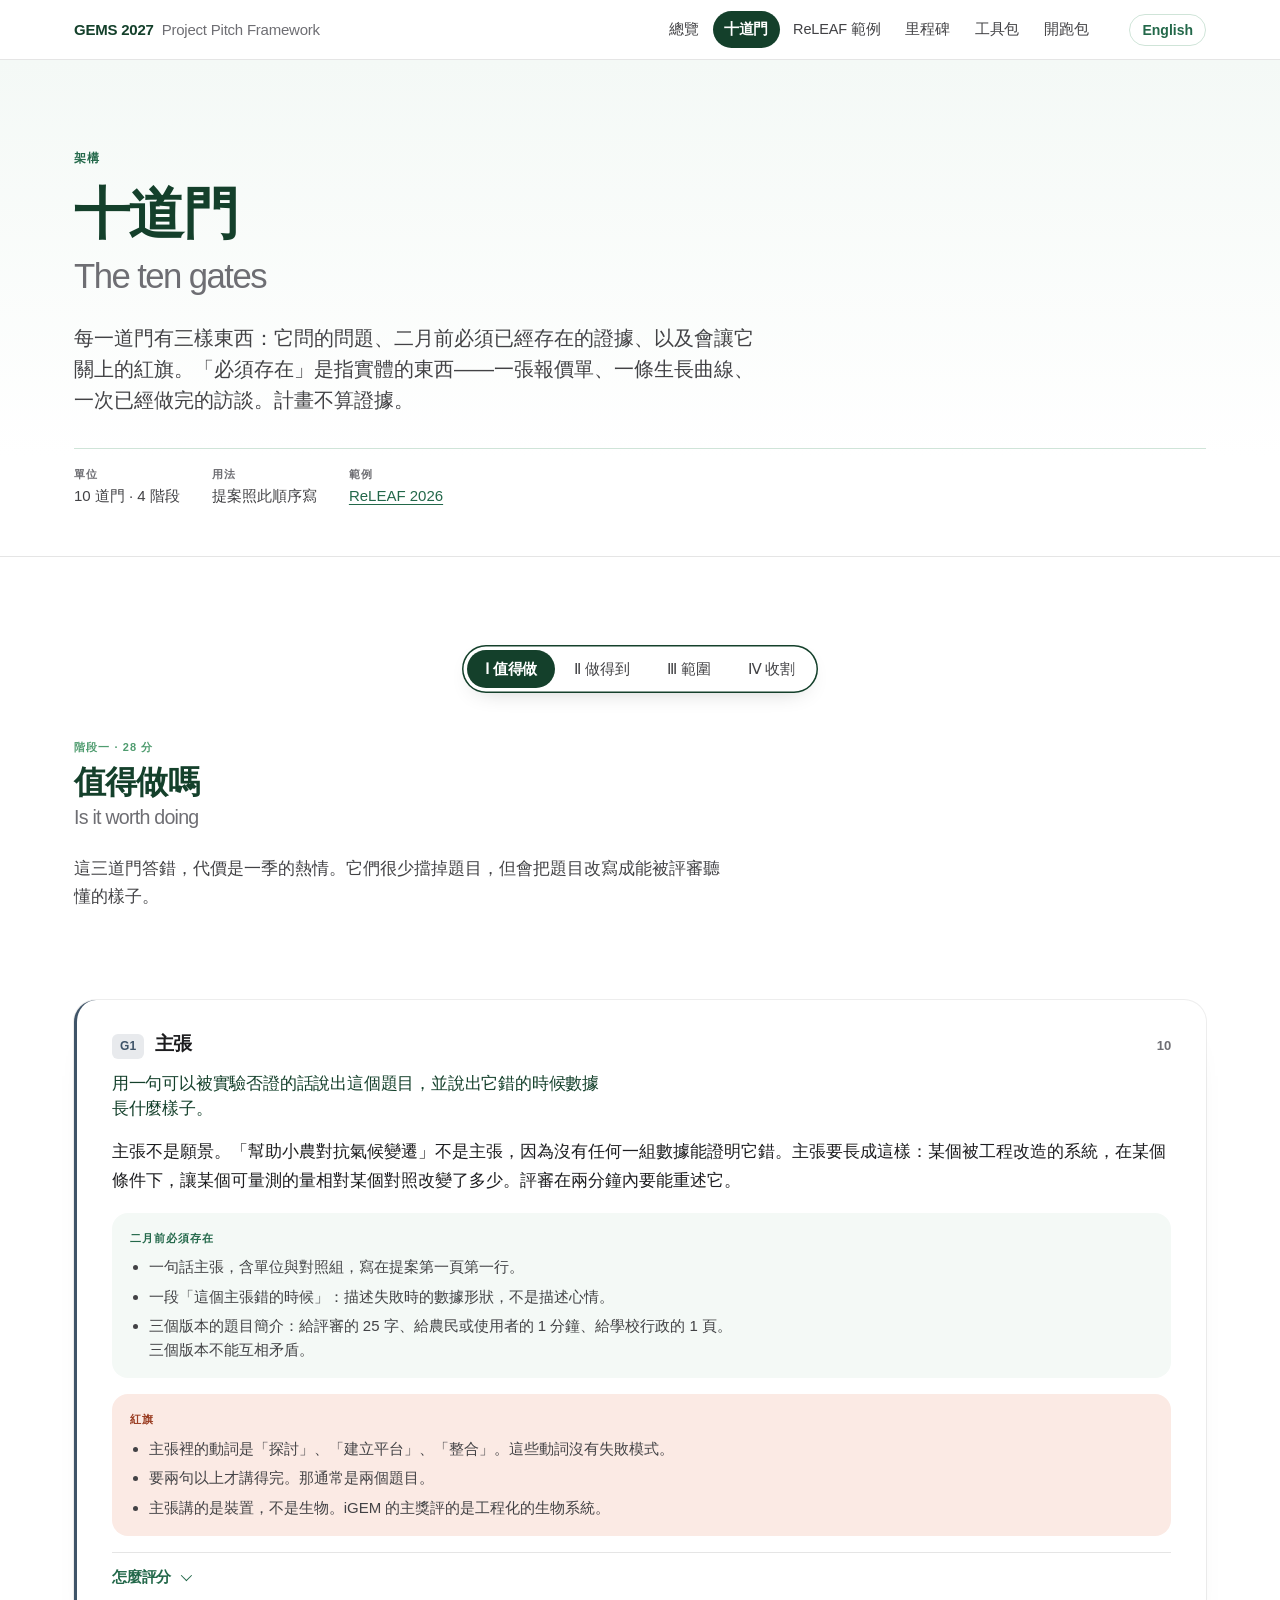
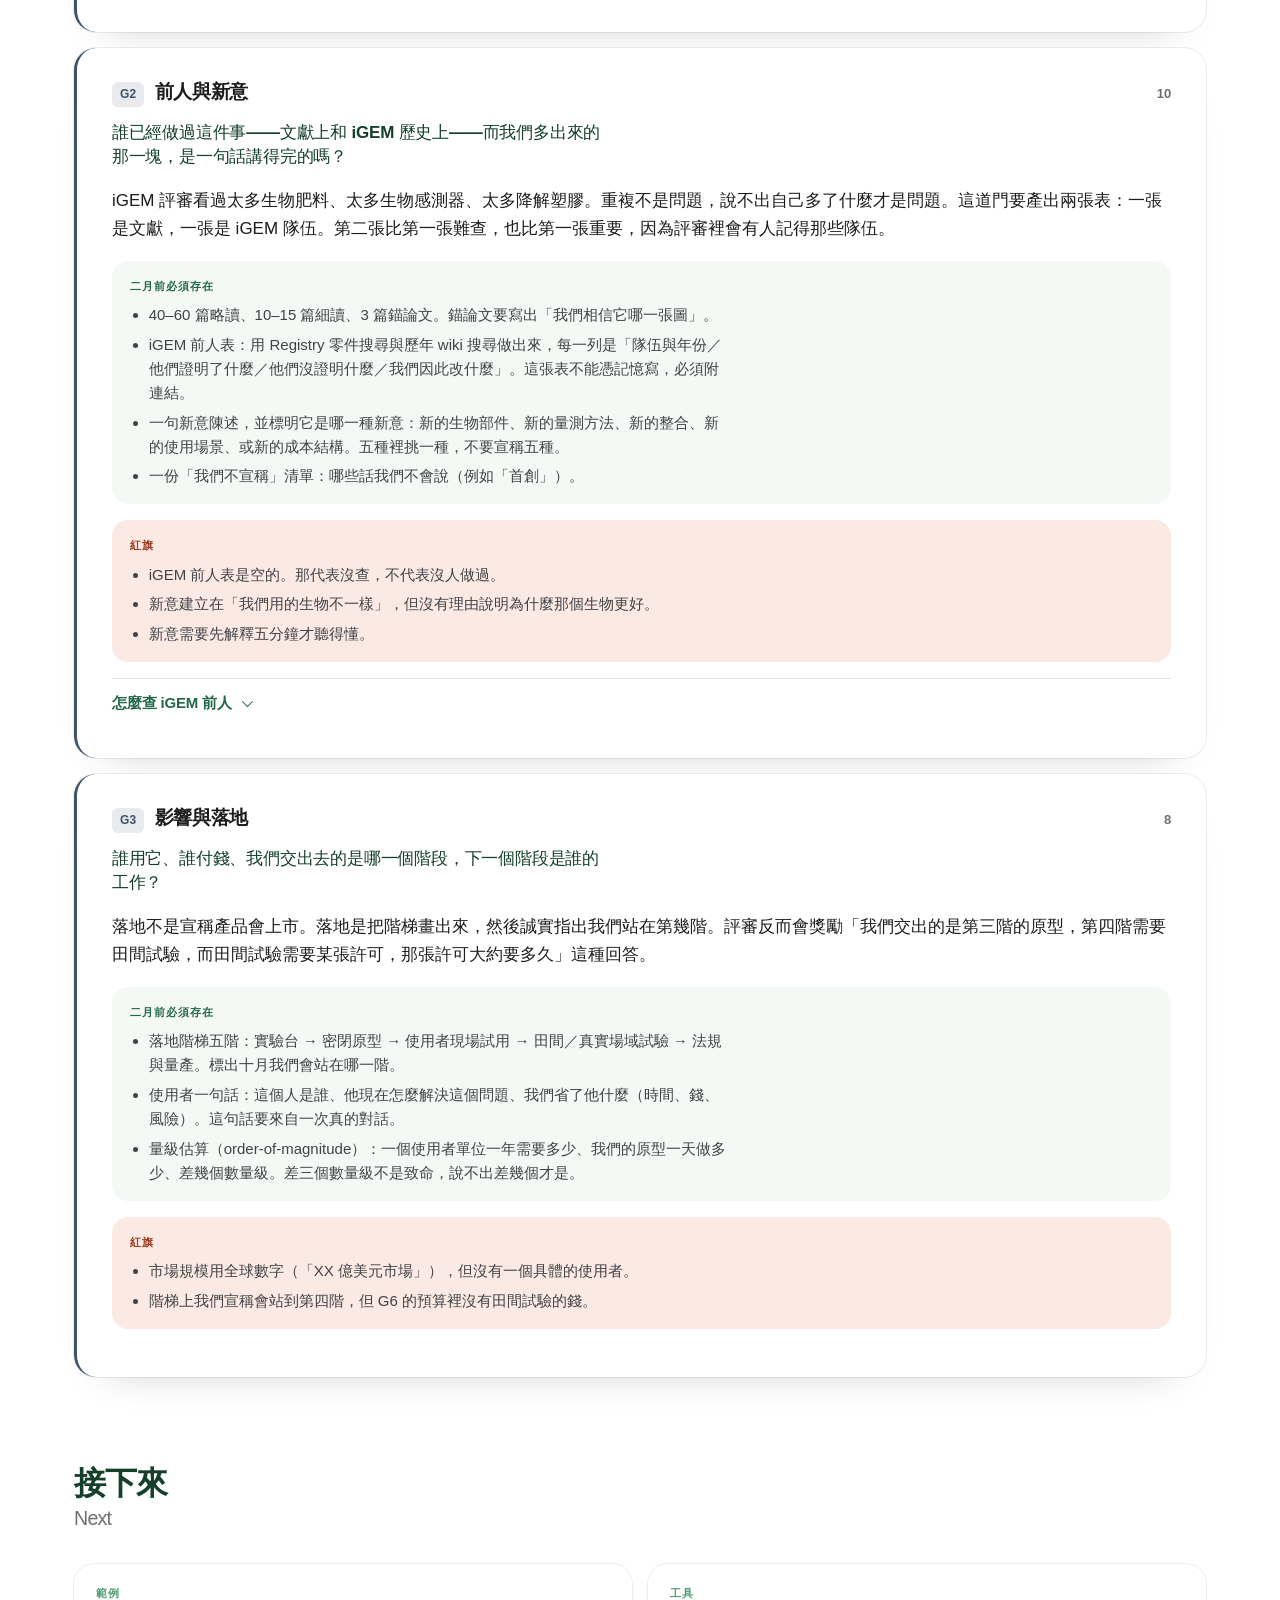
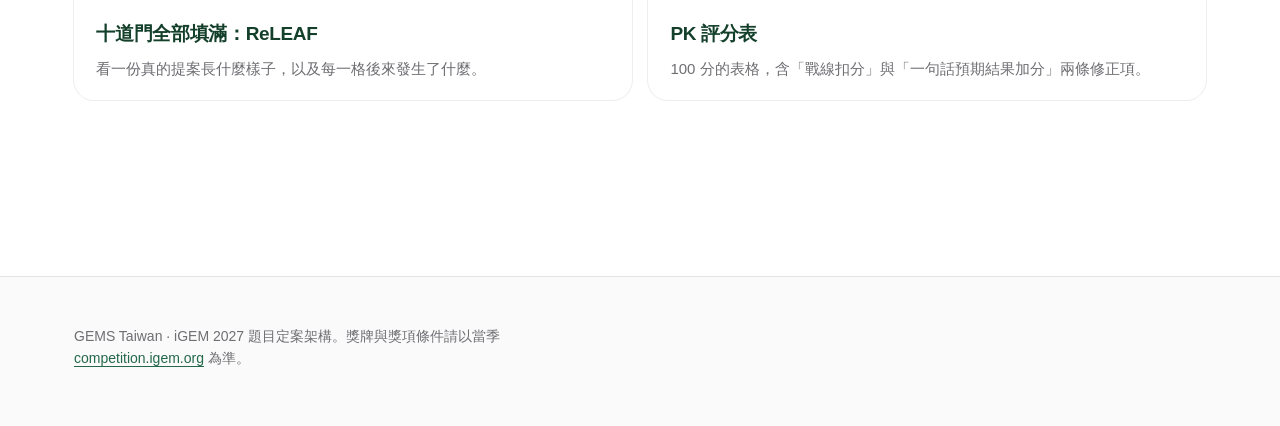
<file: framework/index.html>
<!DOCTYPE html>
<html lang="zh-Hant" data-lang="zh">
<head>
<meta charset="utf-8">
<meta name="viewport" content="width=device-width, initial-scale=1">
<title>十道門 · The ten gates — GEMS 2027 Pitch Framework</title>
<meta name="description" content="Ten gates for an iGEM project decision: the question each asks, the evidence that must exist by February, the red flags, and how each scores.">
<link rel="stylesheet" href="../assets/css/app.css">
</head>
<body>

<header class="bar">
  <div class="bar__in">
    <a class="bar__home" href="../"><b>GEMS 2027</b> <i>Project Pitch Framework</i></a>
    <nav class="bar__nav" aria-label="Sections">
      <a href="../"><span class="l-zh">總覽</span><span class="l-en">Overview</span></a>
      <a href="../framework/" aria-current="page"><span class="l-zh">十道門</span><span class="l-en">The gates</span></a>
      <a href="../releaf/"><span class="l-zh">ReLEAF 範例</span><span class="l-en">Example</span></a>
      <a href="../milestones/"><span class="l-zh">里程碑</span><span class="l-en">Season chart</span></a>
      <a href="../toolkit/"><span class="l-zh">工具包</span><span class="l-en">Toolkit</span></a>
      <a href="../brief/"><span class="l-zh">開跑包</span><span class="l-en">Kick-off</span></a>
    </nav>
    <button class="bar__lang" type="button" data-lang-btn>English</button>
  </div>
</header>

<section class="hero">
  <div class="hero__in">
    <p class="eyebrow"><span class="l-zh">架構</span><span class="l-en">Framework</span></p>
    <h1 class="bi">
      <span class="zh">十道門</span>
      <span class="en">The ten gates</span>
    </h1>
    <p class="hero__lede l-zh">每一道門有三樣東西：它問的問題、二月前必須已經存在的證據、以及會讓它關上的紅旗。「必須存在」是指實體的東西——一張報價單、一條生長曲線、一次已經做完的訪談。計畫不算證據。</p>
    <p class="hero__lede l-en">Each gate carries three things: the question it asks, the evidence that must already exist by February, and the red flags that close it. "Must exist" means something physical — a quote, a growth curve, an interview already held. A plan is not evidence.</p>
    <ul class="hero__meta">
      <li><b><span class="l-zh">單位</span><span class="l-en">Unit</span></b><span><span class="l-zh">10 道門 · 4 階段</span><span class="l-en">10 gates · 4 phases</span></span></li>
      <li><b><span class="l-zh">用法</span><span class="l-en">Use</span></b><span><span class="l-zh">提案照此順序寫</span><span class="l-en">Write the pitch in this order</span></span></li>
      <li><b><span class="l-zh">範例</span><span class="l-en">Filled in</span></b><span><a href="../releaf/">ReLEAF 2026</a></span></li>
    </ul>
  </div>
</section>

<main class="wrap">

  <div data-rail>
    <div class="seg">
      <div class="seg__track" role="tablist" aria-label="Phases">
        <button class="seg__btn" role="tab" type="button" id="t1" aria-controls="p1" aria-selected="true">
          <span class="l-zh">Ⅰ 值得做</span><span class="l-en">Ⅰ Worth it</span></button>
        <button class="seg__btn" role="tab" type="button" id="t2" aria-controls="p2" aria-selected="false">
          <span class="l-zh">Ⅱ 做得到</span><span class="l-en">Ⅱ Feasible</span></button>
        <button class="seg__btn" role="tab" type="button" id="t3" aria-controls="p3" aria-selected="false">
          <span class="l-zh">Ⅲ 範圍</span><span class="l-en">Ⅲ Scope</span></button>
        <button class="seg__btn" role="tab" type="button" id="t4" aria-controls="p4" aria-selected="false">
          <span class="l-zh">Ⅳ 收割</span><span class="l-en">Ⅳ Harvest</span></button>
      </div>
    </div>

    <!-- ================================================= PHASE Ⅰ ======== -->
    <section class="panel" id="p1" role="tabpanel" aria-labelledby="t1">
      <div class="sec">
        <h2 class="bi"><span class="num"><span class="l-zh">階段一 · 28 分</span><span class="l-en">Phase Ⅰ · 28 points</span></span>
          <span class="zh">值得做嗎</span><span class="en">Is it worth doing</span></h2>
        <p class="l-zh">這三道門答錯，代價是一季的熱情。它們很少擋掉題目，但會把題目改寫成能被評審聽懂的樣子。</p>
        <p class="l-en">Getting these three wrong costs a season of enthusiasm. They rarely reject a project outright; what they do is rewrite it into something a judge can follow.</p>
      </div>

      <!-- G1 -->
      <article class="gate ph-1" id="g1">
        <div class="gate__top">
          <span class="gate__id">G1</span>
          <h3 class="gate__name"><span class="l-zh">主張</span><span class="l-en">The claim</span></h3>
          <span class="gate__w">10</span>
        </div>
        <p class="gate__q l-zh">用一句可以被實驗否證的話說出這個題目，並說出它錯的時候數據長什麼樣子。</p>
        <p class="gate__q l-en">State the project as one sentence an experiment could falsify, and say what the data look like when it is wrong.</p>

        <p class="l-zh">主張不是願景。「幫助小農對抗氣候變遷」不是主張，因為沒有任何一組數據能證明它錯。主張要長成這樣：某個被工程改造的系統，在某個條件下，讓某個可量測的量相對某個對照改變了多少。評審在兩分鐘內要能重述它。</p>
        <p class="l-en">A claim is not a vision. "Help smallholders face climate change" is not a claim, because no data set could refute it. A claim looks like this: an engineered system, under a stated condition, changes a measurable quantity by some amount against a named control. A judge must be able to repeat it back after two minutes.</p>

        <div class="box">
          <h5><span class="l-zh">二月前必須存在</span><span class="l-en">Must exist by February</span></h5>
          <ul>
            <li class="l-zh">一句話主張，含單位與對照組，寫在提案第一頁第一行。</li>
            <li class="l-zh">一段「這個主張錯的時候」：描述失敗時的數據形狀，不是描述心情。</li>
            <li class="l-zh">三個版本的題目簡介：給評審的 25 字、給農民或使用者的 1 分鐘、給學校行政的 1 頁。三個版本不能互相矛盾。</li>
            <li class="l-en">The one-sentence claim, with units and a control, as the first line of page one.</li>
            <li class="l-en">A paragraph titled "when this claim is wrong" that describes the shape of the failing data, not a feeling about it.</li>
            <li class="l-en">Three descriptions: 25 words for a judge, one minute for a farmer or user, one page for the school. They must not contradict each other.</li>
          </ul>
        </div>
        <div class="box box--flag">
          <h5><span class="l-zh">紅旗</span><span class="l-en">Red flags</span></h5>
          <ul>
            <li class="l-zh">主張裡的動詞是「探討」、「建立平台」、「整合」。這些動詞沒有失敗模式。</li>
            <li class="l-zh">要兩句以上才講得完。那通常是兩個題目。</li>
            <li class="l-zh">主張講的是裝置，不是生物。iGEM 的主獎評的是工程化的生物系統。</li>
            <li class="l-en">The verb is "explore", "build a platform for", or "integrate". None of these has a failure mode.</li>
            <li class="l-en">It takes more than one sentence. That is usually two projects.</li>
            <li class="l-en">The claim is about a device, not about biology. iGEM's main awards judge an engineered biological system.</li>
          </ul>
        </div>
        <details class="fold"><summary><span class="l-zh">怎麼評分</span><span class="l-en">How it scores</span></summary>
          <div class="fold__body">
            <p class="l-zh"><b>10 分</b>：一句話、有單位、有對照、有失敗形狀，三個版本一致。<b>6 分</b>：句子成立但對照組還沒決定。<b>3 分</b>：是一個研究方向而不是一個主張。<b>0 分</b>：無法否證。</p>
            <p class="l-en"><b>10</b>: one sentence, with units, a control and a failure shape; three descriptions agree. <b>6</b>: the sentence holds but the control is undecided. <b>3</b>: a research direction, not a claim. <b>0</b>: unfalsifiable.</p>
          </div>
        </details>
      </article>

      <!-- G2 -->
      <article class="gate ph-1" id="g2">
        <div class="gate__top">
          <span class="gate__id">G2</span>
          <h3 class="gate__name"><span class="l-zh">前人與新意</span><span class="l-en">Prior art and the increment</span></h3>
          <span class="gate__w">10</span>
        </div>
        <p class="gate__q l-zh">誰已經做過這件事——文獻上和 iGEM 歷史上——而我們多出來的那一塊，是一句話講得完的嗎？</p>
        <p class="gate__q l-en">Who has already done this, in the literature and in iGEM's own history, and can the increment be said in one sentence?</p>

        <p class="l-zh">iGEM 評審看過太多生物肥料、太多生物感測器、太多降解塑膠。重複不是問題，說不出自己多了什麼才是問題。這道門要產出兩張表：一張是文獻，一張是 iGEM 隊伍。第二張比第一張難查，也比第一張重要，因為評審裡會有人記得那些隊伍。</p>
        <p class="l-en">iGEM judges have seen a great many biofertilisers, biosensors and plastic degraders. Repetition is not the problem; being unable to name your own increment is. This gate produces two tables: one of literature, one of iGEM teams. The second is harder to assemble and matters more, because someone on the judging panel remembers those teams.</p>

        <div class="box">
          <h5><span class="l-zh">二月前必須存在</span><span class="l-en">Must exist by February</span></h5>
          <ul>
            <li class="l-zh">40–60 篇略讀、10–15 篇細讀、3 篇錨論文。錨論文要寫出「我們相信它哪一張圖」。</li>
            <li class="l-zh">iGEM 前人表：用 Registry 零件搜尋與歷年 wiki 搜尋做出來，每一列是「隊伍與年份／他們證明了什麼／他們沒證明什麼／我們因此改什麼」。這張表不能憑記憶寫，必須附連結。</li>
            <li class="l-zh">一句新意陳述，並標明它是哪一種新意：新的生物部件、新的量測方法、新的整合、新的使用場景、或新的成本結構。五種裡挑一種，不要宣稱五種。</li>
            <li class="l-zh">一份「我們不宣稱」清單：哪些話我們不會說（例如「首創」）。</li>
            <li class="l-en">40–60 papers skimmed, 10–15 read closely, 3 anchor papers. For each anchor, state which figure you are trusting.</li>
            <li class="l-en">A prior-iGEM table, assembled from Registry part searches and past-wiki searches. One row per team: team and year / what they proved / what they did not / what we change because of it. This table may not be written from memory; every row carries a link.</li>
            <li class="l-en">One novelty sentence, labelled with its kind: a new biological part, a new measurement method, a new integration, a new deployment setting, or a new cost structure. Pick one of the five; do not claim all five.</li>
            <li class="l-en">A "we do not claim" list — the sentences you will refuse to say, "first ever" among them.</li>
          </ul>
        </div>
        <div class="box box--flag">
          <h5><span class="l-zh">紅旗</span><span class="l-en">Red flags</span></h5>
          <ul>
            <li class="l-zh">iGEM 前人表是空的。那代表沒查，不代表沒人做過。</li>
            <li class="l-zh">新意建立在「我們用的生物不一樣」，但沒有理由說明為什麼那個生物更好。</li>
            <li class="l-zh">新意需要先解釋五分鐘才聽得懂。</li>
            <li class="l-en">The prior-iGEM table is empty. That means nobody searched, not that nobody has done it.</li>
            <li class="l-en">The increment is "we use a different organism", with no argument for why that organism is better here.</li>
            <li class="l-en">The increment needs five minutes of set-up before it lands.</li>
          </ul>
        </div>
        <details class="fold"><summary><span class="l-zh">怎麼查 iGEM 前人</span><span class="l-en">How to search iGEM prior art</span></summary>
          <div class="fold__body">
            <ul>
              <li class="l-zh">Registry 零件搜尋：用蛋白名、基因名、啟動子名查，看誰註冊過，再從零件頁回溯到隊伍。</li>
              <li class="l-zh">歷年 wiki：用 <span style="font-family:var(--mono);font-size:.9em">site:2024.igem.wiki 關鍵字</span> 的方式逐年搜，2015 年以前的在舊站 <span style="font-family:var(--mono);font-size:.9em">igem.org/Team:…</span>，若打不開就用 Wayback Machine。</li>
              <li class="l-zh">每年的獎項名單：看同一個村落（Village）裡拿獎的題目，那是我們真正的比較組。</li>
              <li class="l-zh">查到的隊伍一律讀他們的 Results 與 Engineering 頁，不要只讀 Description。多數隊伍的 Description 承諾的比 Results 多。</li>
              <li class="l-en">Registry part search on the protein, gene and promoter names; from a part page, follow back to the team that submitted it.</li>
              <li class="l-en">Past wikis year by year: <span style="font-family:var(--mono);font-size:.9em">site:2024.igem.wiki &lt;keyword&gt;</span>. Anything before about 2015 lives on the old <span style="font-family:var(--mono);font-size:.9em">igem.org/Team:…</span> paths; use the Wayback Machine when those time out.</li>
              <li class="l-en">The award lists: look at what won inside the same Village. That is the real comparison group.</li>
              <li class="l-en">For every team found, read their Results and Engineering pages, not their Description. Most teams promise more on Description than they delivered on Results.</li>
            </ul>
          </div>
        </details>
      </article>

      <!-- G3 -->
      <article class="gate ph-1" id="g3">
        <div class="gate__top">
          <span class="gate__id">G3</span>
          <h3 class="gate__name"><span class="l-zh">影響與落地</span><span class="l-en">Impact and deployability</span></h3>
          <span class="gate__w">8</span>
        </div>
        <p class="gate__q l-zh">誰用它、誰付錢、我們交出去的是哪一個階段，下一個階段是誰的工作？</p>
        <p class="gate__q l-en">Who uses it, who pays for it, which stage do we hand over, and whose job is the stage after that?</p>

        <p class="l-zh">落地不是宣稱產品會上市。落地是把階梯畫出來，然後誠實指出我們站在第幾階。評審反而會獎勵「我們交出的是第三階的原型，第四階需要田間試驗，而田間試驗需要某張許可，那張許可大約要多久」這種回答。</p>
        <p class="l-en">Deployability is not a claim that the product will reach market. It is drawing the ladder and saying honestly which rung you are on. A judge rewards the answer "we hand over a rung-three prototype; rung four is a field trial; the field trial needs this permit, and that permit takes about this long".</p>

        <div class="box">
          <h5><span class="l-zh">二月前必須存在</span><span class="l-en">Must exist by February</span></h5>
          <ul>
            <li class="l-zh">落地階梯五階：實驗台 → 密閉原型 → 使用者現場試用 → 田間／真實場域試驗 → 法規與量產。標出十月我們會站在哪一階。</li>
            <li class="l-zh">使用者一句話：這個人是誰、他現在怎麼解決這個問題、我們省了他什麼（時間、錢、風險）。這句話要來自一次真的對話。</li>
            <li class="l-zh">量級估算（order-of-magnitude）：一個使用者單位一年需要多少、我們的原型一天做多少、差幾個數量級。差三個數量級不是致命，說不出差幾個才是。</li>
            <li class="l-en">A five-rung ladder: bench → contained prototype → user trial on site → field or real-setting trial → regulation and manufacture. Mark the rung you will be standing on in October.</li>
            <li class="l-en">One sentence about the user: who they are, how they solve this today, and what you remove for them — time, money or risk. The sentence comes out of a real conversation.</li>
            <li class="l-en">An order-of-magnitude estimate: what one user unit needs per year, what the prototype makes per day, and how many orders of magnitude apart those are. Being three orders out is survivable; not knowing the number is not.</li>
          </ul>
        </div>
        <div class="box box--flag">
          <h5><span class="l-zh">紅旗</span><span class="l-en">Red flags</span></h5>
          <ul>
            <li class="l-zh">市場規模用全球數字（「XX 億美元市場」），但沒有一個具體的使用者。</li>
            <li class="l-zh">階梯上我們宣稱會站到第四階，但 G6 的預算裡沒有田間試驗的錢。</li>
            <li class="l-en">The market is sized in billions and there is not one specific user.</li>
            <li class="l-en">The pitch claims rung four and the G6 budget has no money for a field trial.</li>
          </ul>
        </div>
      </article>
    </section>

    <!-- ================================================= PHASE Ⅱ ======== -->
    <section class="panel" id="p2" role="tabpanel" aria-labelledby="t2" hidden>
      <div class="sec">
        <h2 class="bi"><span class="num"><span class="l-zh">階段二 · 42 分</span><span class="l-en">Phase Ⅱ · 42 points</span></span>
          <span class="zh">我們做得到嗎</span><span class="en">Can this team actually do it</span></h2>
        <p class="l-zh">這三道門是這套架構的重心。答錯的代價是整季歸零：十月有一堆活動紀錄，沒有一組可以站得住的數據。</p>
        <p class="l-en">These three gates are the weight of the framework. Getting them wrong zeroes the season: October arrives with a great deal of activity and no data set that stands up.</p>
      </div>

      <!-- G4 -->
      <article class="gate ph-2" id="g4">
        <div class="gate__top">
          <span class="gate__id">G4</span>
          <h3 class="gate__name"><span class="l-zh">關鍵路徑</span><span class="l-en">The critical path</span></h3>
          <span class="gate__w">15</span>
        </div>
        <p class="gate__q l-zh">哪一個實驗失敗，整個題目就不成立？它排在第幾週，而不是第幾個？</p>
        <p class="gate__q l-en">Which single experiment, if it fails, makes the whole project untrue? In which week does it run — not in which position on the list?</p>

        <p class="l-zh">多數高中隊伍把實驗按「容易到難」排，於是最關鍵的那一個排在最後，而最後那一段剛好是暑假結束、開學、wiki 凍結逼近的時候。正確的排法是把「失敗代價最高」的實驗排在最前面，哪怕它需要先等合成的 DNA 到貨。</p>
        <p class="l-en">Most high-school teams order experiments from easy to hard, which puts the decisive one last — and last falls in the weeks when school restarts and the wiki freeze is closing in. The right order puts the highest-cost-of-failure experiment first, even when it means waiting for synthesised DNA to arrive.</p>

        <div class="box">
          <h5><span class="l-zh">二月前必須存在</span><span class="l-en">Must exist by February</span></h5>
          <ul>
            <li class="l-zh">依賴圖：每個實驗是一個節點，箭頭是「必須先有這個結果」。圖上標出最長鏈，那條鏈就是關鍵路徑。</li>
            <li class="l-zh">單點失敗實驗（single point of failure）明確命名，並排在第一個月。</li>
            <li class="l-zh">最長交期清單：DNA 合成、菌株或質體索取、抗體或套組、膜或特殊耗材、海關。每一項寫出「下單日」與「預期到貨日」。</li>
            <li class="l-zh">備援路徑：關鍵實驗若失敗，有沒有一個 B 方案能保住 50% 的題目？若沒有，這道門要降分，不是降分後照過。</li>
            <li class="l-zh">建構清單第一版：每個要做的質體，寫出骨架、啟動子、RBS、CDS、標籤、終止子，與來源（Registry 編號或 NCBI accession）。</li>
            <li class="l-en">A dependency graph: experiments as nodes, arrows meaning "this result must exist first". Mark the longest chain; that chain is the critical path.</li>
            <li class="l-en">The single point of failure named explicitly, and scheduled inside the first month.</li>
            <li class="l-en">A long-lead list: DNA synthesis, strain or plasmid requests, antibodies or kits, membranes or special consumables, customs. Each with an order date and an expected-arrival date.</li>
            <li class="l-en">A fallback: if the decisive experiment fails, is there a plan B that keeps half the project? If not, this gate loses points rather than passing with a note.</li>
            <li class="l-en">A first construct list: for every plasmid, the backbone, promoter, RBS, CDS, tags and terminator, each with a source — a Registry number or an NCBI accession.</li>
          </ul>
        </div>
        <div class="box box--flag">
          <h5><span class="l-zh">紅旗</span><span class="l-en">Red flags</span></h5>
          <ul>
            <li class="l-zh">題目的招牌功能（最常被講出來的那個）排在七月之後。</li>
            <li class="l-zh">依賴圖上有一個節點，它的上游是「跟某教授借菌株」，而這件事還沒問。</li>
            <li class="l-zh">關鍵路徑上有一步需要實驗室沒有的設備，而提案寫「可以外送」但沒有價格與週期。</li>
            <li class="l-en">The headline function — the one everyone says out loud — is scheduled after July.</li>
            <li class="l-en">A node's upstream is "borrow the strain from a professor" and nobody has asked yet.</li>
            <li class="l-en">A step on the critical path needs equipment the lab lacks, and the pitch says "we can outsource it" with no price and no turnaround.</li>
          </ul>
        </div>
        <details class="fold"><summary><span class="l-zh">為什麼這道門配 15 分</span><span class="l-en">Why this gate carries 15 points</span></summary>
          <div class="fold__body">
            <p class="l-zh">因為它是唯一能在二月就買回時間的門。把關鍵實驗往前挪四個月，等於在九月多出四個月的修正空間；反之，九月才發現關鍵實驗做不出來，任何補救都只能改寫句子，不能改寫數據。</p>
            <p class="l-en">Because it is the only gate that buys time back in February. Moving the decisive experiment four months earlier gives you four months of correction in September. Discovering in September that it cannot be done leaves you rewriting sentences, which is not the same as having data.</p>
          </div>
        </details>
      </article>

      <!-- G5 -->
      <article class="gate ph-2" id="g5">
        <div class="gate__top">
          <span class="gate__id">G5</span>
          <h3 class="gate__name"><span class="l-zh">量測計畫</span><span class="l-en">The measurement plan</span></h3>
          <span class="gate__w">15</span>
        </div>
        <p class="gate__q l-zh">每一個主張對應哪一個數字、什麼單位、跟什麼對照比、做幾次、用哪台儀器、什麼時候做完？</p>
        <p class="gate__q l-en">For each claim: which number, in what unit, against which control, how many times, on which instrument, finished by when?</p>

        <p class="l-zh">這張表是整份提案最重要的一頁。它決定十月有沒有東西可寫，也決定耗材要買多少。n＝1 的數據在 wiki 上看起來和 n＝3 一樣，但評審一問就塌，而且一旦做完就補不回來——細胞已經丟了，批次已經過去了。n 是在二月決定的，不是在八月。</p>
        <p class="l-en">This table is the most important page of the pitch. It decides whether there is anything to write in October, and it decides how many kits to buy. An n = 1 result looks the same on a wiki as an n = 3 result, and it collapses at the first question — and once the run is over it cannot be repaired, because the cells are gone and the batch is past. n is decided in February, not in August.</p>

        <div class="tw">
          <table>
            <caption><span class="l-zh">量測表的欄位。每一列是一個主張，不是一個實驗。</span><span class="l-en">The columns of the measurement table. One row per claim, not per experiment.</span></caption>
            <thead><tr>
              <th><span class="l-zh">欄位</span><span class="l-en">Column</span></th>
              <th><span class="l-zh">它在問什麼</span><span class="l-en">What it asks</span></th>
              <th><span class="l-zh">常見的壞答案</span><span class="l-en">The usual bad answer</span></th>
            </tr></thead>
            <tbody>
              <tr><td class="nowrap"><b><span class="l-zh">主張</span><span class="l-en">Claim</span></b></td>
                  <td><span class="l-zh">這一列要證明的那句話</span><span class="l-en">The sentence this row proves</span></td>
                  <td><span class="l-zh">「測蛋白表現」（那是方法，不是主張）</span><span class="l-en">"measure protein expression" — a method, not a claim</span></td></tr>
              <tr><td class="nowrap"><b><span class="l-zh">數字與單位</span><span class="l-en">Number &amp; unit</span></b></td>
                  <td><span class="l-zh">會寫進摘要的那個量</span><span class="l-en">The quantity that will appear in the abstract</span></td>
                  <td><span class="l-zh">「有訊號」、「有變化」</span><span class="l-en">"a signal", "a change"</span></td></tr>
              <tr><td class="nowrap"><b><span class="l-zh">對照</span><span class="l-en">Control</span></b></td>
                  <td><span class="l-zh">跟什麼比。陰性、陽性、載體對照各一</span><span class="l-en">What it is compared with: negative, positive, vector control</span></td>
                  <td><span class="l-zh">「跟空白比」——空白不是生物對照</span><span class="l-en">"against the blank" — a blank is not a biological control</span></td></tr>
              <tr><td class="nowrap"><b>n</b></td>
                  <td><span class="l-zh">生物重複數，與技術重複數分開寫</span><span class="l-en">Biological replicates, stated separately from technical ones</span></td>
                  <td><span class="l-zh">「三重複」但其實是同一管分三孔</span><span class="l-en">"triplicate" that is one tube split into three wells</span></td></tr>
              <tr><td class="nowrap"><b><span class="l-zh">儀器與校正</span><span class="l-en">Instrument</span></b></td>
                  <td><span class="l-zh">哪一台、跟什麼標準品校正</span><span class="l-en">Which one, calibrated against what standard</span></td>
                  <td><span class="l-zh">沒寫校正品，於是數字沒有軸</span><span class="l-en">No standard named, so the number has no axis</span></td></tr>
              <tr><td class="nowrap"><b><span class="l-zh">統計</span><span class="l-en">Statistic</span></b></td>
                  <td><span class="l-zh">用什麼檢定，以及 n 夠不夠支撐它</span><span class="l-en">Which test, and whether n supports it</span></td>
                  <td><span class="l-zh">n＝2 卻畫了誤差線</span><span class="l-en">error bars drawn on n = 2</span></td></tr>
              <tr><td class="nowrap"><b><span class="l-zh">完成日</span><span class="l-en">Done by</span></b></td>
                  <td><span class="l-zh">含重做一次的時間</span><span class="l-en">Includes time to repeat it once</span></td>
                  <td><span class="l-zh">排在凍結前兩週</span><span class="l-en">scheduled two weeks before the freeze</span></td></tr>
              <tr><td class="nowrap"><b><span class="l-zh">邊界</span><span class="l-en">Boundary</span></b></td>
                  <td><span class="l-zh">這個數字不能用來主張什麼</span><span class="l-en">What this number may not be used to claim</span></td>
                  <td><span class="l-zh">空白——於是十月會過度宣稱</span><span class="l-en">left blank, so October overclaims</span></td></tr>
            </tbody>
          </table>
        </div>

        <div class="box">
          <h5><span class="l-zh">二月前必須存在</span><span class="l-en">Must exist by February</span></h5>
          <ul>
            <li class="l-zh">上表填滿，至少五列、最多八列。超過八列代表題目太寬。</li>
            <li class="l-zh">每一列的 n 乘上單次成本，加總後要和 G6 的耗材預算對得上。</li>
            <li class="l-zh">一台儀器已經由學生自己校正過，並留下校正曲線。</li>
            <li class="l-zh">預先登記（pre-registration）的決定：哪幾個數字要在實驗前把預期值寫進版本控制。這件事成本極低，而且是少數高中隊伍能真正領先的做法。</li>
            <li class="l-en">The table above, filled: at least five rows, at most eight. More than eight means the project is too wide.</li>
            <li class="l-en">Each row's n multiplied by its unit cost, summed, reconciled against the G6 consumables budget.</li>
            <li class="l-en">One instrument already calibrated by the students, with the calibration curve kept.</li>
            <li class="l-en">A decision on pre-registration: which numbers get their expected values committed to version control before the run. It costs almost nothing and it is one of the few places a high-school team can genuinely lead.</li>
          </ul>
        </div>
        <div class="box box--flag">
          <h5><span class="l-zh">紅旗</span><span class="l-en">Red flags</span></h5>
          <ul>
            <li class="l-zh">表上有任何一列 n＝1，而那一列是主張的核心。</li>
            <li class="l-zh">對照欄有空格。</li>
            <li class="l-zh">所有統計都落在儀器上（校正、重現性），生物那一側沒有重複。</li>
            <li class="l-zh">量測全部依賴一台借來的設備，而借用只談過口頭。</li>
            <li class="l-en">Any row where n = 1 and that row is the core of the claim.</li>
            <li class="l-en">A blank in the control column.</li>
            <li class="l-en">All the statistics sit on the instrument — calibration, repeatability — and the biology has no replicates.</li>
            <li class="l-en">Everything depends on one borrowed instrument, and the loan is a verbal arrangement.</li>
          </ul>
        </div>
      </article>

      <!-- G6 -->
      <article class="gate ph-2" id="g6">
        <div class="gate__top">
          <span class="gate__id">G6</span>
          <h3 class="gate__name"><span class="l-zh">資源：設備、錢、人</span><span class="l-en">Resources: equipment, money, people</span></h3>
          <span class="gate__w">12</span>
        </div>
        <p class="gate__q l-zh">做完 G5 那張表需要哪些設備與耗材，總共多少錢，誰來做，以及最長交期那一項什麼時候下單？</p>
        <p class="gate__q l-en">What equipment and consumables does the G5 table need, what does it cost in total, who runs it, and when is the longest-lead item ordered?</p>

        <p class="l-zh">設備分三類，提案要逐項分類：<b>已經有</b>（在我們實驗室，現在可用）、<b>要借</b>（有具體單位、具體聯絡人、已經問過）、<b>要買或要做</b>（有價格、有交期）。第三類還要回答「買現成的多少錢、自己做多少錢、自己做的理由是什麼」。</p>
        <p class="l-en">Equipment falls into three classes, and the pitch sorts every item: <b>have</b> (in our lab, available now), <b>borrow</b> (a named institution, a named contact, already asked), <b>buy or build</b> (with a price and a lead time). Class three also answers: what does the commercial one cost, what does ours cost, and why are we building it.</p>

        <div class="box">
          <h5><span class="l-zh">二月前必須存在</span><span class="l-en">Must exist by February</span></h5>
          <ul>
            <li class="l-zh">設備清單三類齊全，第三類每項有報價或網頁價格。</li>
            <li class="l-zh">耗材預算按月列，含 G5 的 n。合成 DNA、抗體與 ELISA 套組通常是三大項，要單獨列。</li>
            <li class="l-zh">30% 預備金，寫成一行，不是口頭。</li>
            <li class="l-zh">生物安全等級確認：這個題目需要 BSL-1 還是 BSL-2，我們的空間是哪一級，誰簽核。等級不符是否決項，不是保留項。</li>
            <li class="l-zh"><b>White List 核對（高中隊伍的硬限制）。</b>iGEM 規定高中隊伍只能使用 White List 上的生物、零件與操作，因此不能碰需要 Check-in Form 或 Animal Use Form 的東西——實務上就是不做動物、不做人體樣本、不碰 BSL-2 以上的生物、不碰多數產孢真菌。這一題在二月要逐項對著 <a href="https://responsibility.igem.org/guidance/white-list">White List</a> 核過。清單外的生物是否決項，不是保留項，而且它會在六月的安全表單被攔下來，不是在十月。</li>
            <li class="l-zh">人力表：每個實驗至少兩個人會做（一個人會做等於這個實驗有病假風險）。</li>
            <li class="l-zh">紀錄值班表：每週一人，把當週變成一頁。從第一週開始。</li>
            <li class="l-zh">技能缺口與補法：哪些技術全隊都還不會，誰教、什麼時候教。</li>
            <li class="l-en">The three-class equipment list, with a quote or a listed price for every class-three item.</li>
            <li class="l-en">A month-by-month consumables budget that carries the G5 replicate counts. Synthesised DNA, antibodies and ELISA kits are usually the three largest lines and get their own rows.</li>
            <li class="l-en">A 30% contingency, written as a line in the budget, not said out loud.</li>
            <li class="l-en">Biosafety level settled: does this project need BSL-1 or BSL-2, what is our space rated for, and who signs it off. A mismatch is a reject, not a hold.</li>
            <li class="l-en"><b>A White List check, which is a hard limit on high-school teams.</b> iGEM requires high-school teams to work only with organisms, parts and activities on the White List, so anything needing a Check-in Form or an Animal Use Form is out: in practice no animals, no human samples, nothing at BSL-2 or above, and most sporulating fungi excluded. In February, check every organism against the <a href="https://responsibility.igem.org/guidance/white-list">White List</a> item by item. An organism off the list is a reject, not a hold, and it is caught by the June safety form rather than in October.</li>
            <li class="l-en">A staffing table where every experiment has at least two people who can run it. One person able to run it means the experiment has a sick-day risk.</li>
            <li class="l-en">A record-keeping rota: one person a week turns that week into one page. From week one.</li>
            <li class="l-en">A skills gap list: which techniques nobody on the team can do yet, who teaches them, and when.</li>
          </ul>
        </div>
        <div class="box box--flag">
          <h5><span class="l-zh">紅旗</span><span class="l-en">Red flags</span></h5>
          <ul>
            <li class="l-zh">預算裡沒有運費、關稅、或低溫運送。生物材料的運費常常比材料貴。</li>
            <li class="l-zh">關鍵量測依賴一台要借的儀器，而借用還沒問過。</li>
            <li class="l-zh">提案假設學生暑假全天在實驗室，但沒有和家長或學校確認過。</li>
            <li class="l-en">No shipping, duty or cold-chain line in the budget. For biological material the shipping often exceeds the material.</li>
            <li class="l-en">A decisive measurement depends on a borrowed instrument and nobody has asked for it.</li>
            <li class="l-en">The plan assumes students are in the lab full time over the summer, and neither the parents nor the school have been asked.</li>
          </ul>
        </div>
      </article>
    </section>

    <!-- ================================================= PHASE Ⅲ ======== -->
    <section class="panel" id="p3" role="tabpanel" aria-labelledby="t3" hidden>
      <div class="sec">
        <h2 class="bi"><span class="num"><span class="l-zh">階段三 · 15 分</span><span class="l-en">Phase Ⅲ · 15 points</span></span>
          <span class="zh">範圍</span><span class="en">Scope</span></h2>
        <p class="l-zh">這兩道門處理同一件事：題目會不自覺地長大。硬體會長出第二台，軟體會長出一個介面，訪談會長成一份報告。每一個都不算錯，加起來會把濕實驗的時間吃掉。</p>
        <p class="l-en">Both gates handle the same thing: projects grow on their own. Hardware grows a second instrument, software grows an interface, interviews grow into a report. None of that is wrong, and together it eats the wet lab's time.</p>
      </div>

      <!-- G7 -->
      <article class="gate ph-3" id="g7">
        <div class="gate__top">
          <span class="gate__id">G7</span>
          <h3 class="gate__name"><span class="l-zh">硬體與軟體範圍</span><span class="l-en">Hardware and software scope</span></h3>
          <span class="gate__w">8</span>
        </div>
        <p class="gate__q l-zh">每一台儀器、每一支程式，少了它哪一個量測做不到？答不出來的，就不要做。</p>
        <p class="gate__q l-en">For every instrument and every program: which measurement is impossible without it? If there is no answer, do not build it.</p>

        <p class="l-zh">硬體與軟體在 iGEM 是加分項，但只有一種硬體真的加分：讓某個量測變得可能的硬體。做來示範的硬體會被評審識破，而且會在頁面上留下「裝了但未測」這種句子。同一條規則適用於軟體：如果模型只是把實驗數據畫得好看，它不是模型；如果模型在實驗前給出預測、而且那個預測可能被推翻，它才是。</p>
        <p class="l-en">Hardware and software earn points in iGEM, but only one kind of hardware really does: hardware that makes a measurement possible. Hardware built to demonstrate gets seen through, and it leaves sentences like "fitted, not tested" on the page. The same rule covers software: a model that draws the experiment's data prettily is not a model. A model that makes a prediction before the run, one that could be overturned, is.</p>

        <div class="box">
          <h5><span class="l-zh">二月前必須存在</span><span class="l-en">Must exist by February</span></h5>
          <ul>
            <li class="l-zh">每一項硬體一行：它讓哪一個量測成為可能、市售替代品價格、我們自製成本、以及「如果不做它，哪一列 G5 的表會空掉」。</li>
            <li class="l-zh">自製硬體要附一條驗證路徑：拿什麼標準品、跟哪一台商用儀器比、可接受的差異是多少。沒有驗證路徑的自製儀器產生的數字不能用。</li>
            <li class="l-zh">軟體一行：它在實驗之前產出什麼預測，以及那個預測被推翻時我們怎麼寫。</li>
            <li class="l-zh">不做清單：這一季明確不做的硬體與軟體，寫出來。</li>
            <li class="l-en">One line per hardware item: which measurement it makes possible, the price of the commercial alternative, our build cost, and which row of the G5 table goes blank without it.</li>
            <li class="l-en">Every self-built instrument carries a validation route: which standard, which commercial instrument it is compared against, and what difference is acceptable. Numbers from an unvalidated home-built instrument cannot be used.</li>
            <li class="l-en">One line per software item: which prediction it makes before the experiment, and how we will write it up when that prediction is overturned.</li>
            <li class="l-en">A not-doing list: the hardware and software this season explicitly will not build.</li>
          </ul>
        </div>
        <div class="box box--flag">
          <h5><span class="l-zh">紅旗</span><span class="l-en">Red flags</span></h5>
          <ul>
            <li class="l-zh">硬體的理由是「比較便宜」，但沒有任何量測因此才做得到。便宜本身是好事，不是題目。</li>
            <li class="l-zh">軟體是一個 app，它的功能是展示我們已經知道的結果。</li>
            <li class="l-zh">硬體清單超過三件。一個高中隊伍把三台儀器做到可驗證已經很好。</li>
            <li class="l-en">The reason for the hardware is "it is cheaper" and no measurement becomes possible because of it. Cheap is good; it is not a project.</li>
            <li class="l-en">The software is an app whose function is to display results you already have.</li>
            <li class="l-en">The hardware list runs past three items. Three instruments taken to the point of validation is already a strong season for a high-school team.</li>
          </ul>
        </div>
      </article>

      <!-- G8 -->
      <article class="gate ph-3" id="g8">
        <div class="gate__top">
          <span class="gate__id">G8</span>
          <h3 class="gate__name"><span class="l-zh">人文實踐與法規</span><span class="l-en">Practices and regulation</span></h3>
          <span class="gate__w">7</span>
        </div>
        <p class="gate__q l-zh">哪些對話會真的改掉設計，而不是確認設計？我們走哪一條法規路徑，那條路徑的時鐘多長？</p>
        <p class="gate__q l-en">Which conversations will change the design rather than confirm it? Which regulatory route are we on, and how long is its clock?</p>

        <p class="l-zh">整合式人文實踐的評分標準只有一條：那場對話改了什麼。一次訪談如果只讓我們更有信心，它不算整合，它算宣傳。二月要做的不是排滿訪談，是找出「哪三個問題我們自己回答不了，必須問人」，然後去問。</p>
        <p class="l-en">Integrated human practices is scored on one thing: what the conversation changed. An interview that only increased your confidence is not integration, it is publicity. February's job is not a full interview calendar; it is naming the three questions the team cannot answer for itself, and going to ask them.</p>

        <div class="box">
          <h5><span class="l-zh">二月前必須存在</span><span class="l-en">Must exist by February</span></h5>
          <ul>
            <li class="l-zh">三場已經做完的對話，每一場留下一行「他說了什麼／我們因此改了什麼」。其中一位是潛在使用者，不是只有教授。</li>
            <li class="l-zh">三個我們自己答不出來的問題，與要去問的人名單。</li>
            <li class="l-zh">法規路徑：這個產品或技術在台灣屬於哪一類（例如肥料、生物農藥、醫療器材、食品添加），對應的法源名稱，以及該類別大約的審查時程。類別選擇本身就是一個設計決定。</li>
            <li class="l-zh">圍堵策略一句話：工程菌會不會離開容器？如果不會，是什麼物理結構擋住它？如果會，是什麼生物機制限制它？iGEM 的安全審查會問這一題。</li>
            <li class="l-zh">安全與保安表單的負責人與送交日期（iGEM 每季有自己的期限，照當季公告）。</li>
            <li class="l-en">Three conversations already held, each leaving one line: what they said, what we changed. One of the three is a potential user, not only professors.</li>
            <li class="l-en">The three questions the team cannot answer itself, with the names of the people to ask.</li>
            <li class="l-en">The regulatory route: which category this falls into in Taiwan — fertiliser, biopesticide, medical device, food additive — the statute that governs it, and roughly how long that category's review takes. The choice of category is itself a design decision.</li>
            <li class="l-en">Containment in one sentence: do the engineered cells leave the vessel? If not, which physical structure stops them? If so, which biological mechanism limits them? iGEM's safety review asks this.</li>
            <li class="l-en">An owner and a submission date for the Safety &amp; Security forms, following the current season's published deadlines.</li>
          </ul>
        </div>
        <div class="box box--flag">
          <h5><span class="l-zh">紅旗</span><span class="l-en">Red flags</span></h5>
          <ul>
            <li class="l-zh">訪談清單上全部是教授。教授會告訴你實驗怎麼做，不會告訴你誰願意付錢。</li>
            <li class="l-zh">法規那一欄寫「未來需要申請相關許可」。那是空白的另一種寫法。</li>
            <li class="l-zh">圍堵靠的是「自殺基因」，但沒人查過逃脫率的文獻數量級。</li>
            <li class="l-en">Every name on the interview list is a professor. Professors tell you how to run the experiment; they do not tell you who will pay.</li>
            <li class="l-en">The regulation column says "relevant permits will be required in future". That is a blank with more words.</li>
            <li class="l-en">Containment rests on a kill switch and nobody has looked up the order of magnitude of published escape rates.</li>
          </ul>
        </div>
      </article>
    </section>

    <!-- ================================================= PHASE Ⅳ ======== -->
    <section class="panel" id="p4" role="tabpanel" aria-labelledby="t4" hidden>
      <div class="sec">
        <h2 class="bi"><span class="num"><span class="l-zh">階段四 · 15 分</span><span class="l-en">Phase Ⅳ · 15 points</span></span>
          <span class="zh">收割</span><span class="en">Harvest</span></h2>
        <p class="l-zh">做完了不等於拿到分。這兩道門處理「同樣的工作怎麼換到最多的獎項與一篇論文」，以及「什麼時候該承認這個題目不行」。</p>
        <p class="l-en">Finished is not the same as scored. These two gates handle how the same work converts into the most awards and one paper, and when to admit the project is not working.</p>
      </div>

      <!-- G9 -->
      <article class="gate ph-4" id="g9">
        <div class="gate__top">
          <span class="gate__id">G9</span>
          <h3 class="gate__name"><span class="l-zh">風險與停損</span><span class="l-en">Risk and kill criteria</span></h3>
          <span class="gate__w">8</span>
        </div>
        <p class="gate__q l-zh">前五大風險各由哪一個實驗、在哪一個日期解決？以及：什麼情況下我們會停掉這個題目？</p>
        <p class="gate__q l-en">Which experiment resolves each of the top five risks, and on what date? And: under what circumstances do we stop this project?</p>

        <p class="l-zh">幾乎沒有 iGEM 隊伍寫停損條件，因為寫了像是不夠投入。實際上相反：有停損條件的隊伍敢把關鍵實驗排在前面，因為失敗有退路。沒有停損條件的隊伍會把關鍵實驗一直往後推，因為一旦失敗就沒有劇本。</p>
        <p class="l-en">Almost no iGEM team writes kill criteria, because writing them looks like a lack of commitment. The opposite holds: a team with kill criteria dares to schedule the decisive experiment first, because failure has a route out. A team without them keeps pushing that experiment back, because failure has no script.</p>

        <div class="box">
          <h5><span class="l-zh">二月前必須存在</span><span class="l-en">Must exist by February</span></h5>
          <ul>
            <li class="l-zh">風險表五列：風險、發生機率（高／中／低）、影響、解決它的實驗、日期、失敗後的動作。</li>
            <li class="l-zh">三個停損條件，各帶日期與數字門檻。例如「若四月底仍無法在培養液中偵測到目標蛋白，放棄分泌路線，改走細胞內表現加破菌」。</li>
            <li class="l-zh">縮小版題目（de-scoped version）：如果只剩一半的時間和一半的資源，這個題目的最小可交付版本是什麼？這個版本在二月就要寫出來，不是在八月慌亂時才想。</li>
            <li class="l-en">A five-row risk table: risk, likelihood (high/medium/low), impact, the experiment that resolves it, the date, and the action if it fails.</li>
            <li class="l-en">Three kill criteria, each with a date and a numeric threshold. For example: "if the target protein is still undetectable in the culture medium by the end of April, abandon the secretion route and move to intracellular expression with lysis".</li>
            <li class="l-en">A de-scoped version: with half the time and half the resources, what is the minimum deliverable project? Write it in February, not in the August panic.</li>
          </ul>
        </div>
        <div class="box box--flag">
          <h5><span class="l-zh">紅旗</span><span class="l-en">Red flags</span></h5>
          <ul>
            <li class="l-zh">風險表上最大的風險是「時間管理」。</li>
            <li class="l-zh">停損條件沒有數字門檻，只有「如果效果不好」。</li>
            <li class="l-en">The largest risk on the table is "time management".</li>
            <li class="l-en">A kill criterion with no numeric threshold, only "if it does not work well".</li>
          </ul>
        </div>
      </article>

      <!-- G10 -->
      <article class="gate ph-4" id="g10">
        <div class="gate__top">
          <span class="gate__id">G10</span>
          <h3 class="gate__name"><span class="l-zh">里程碑、獎項、論文</span><span class="l-en">Milestones, prizes, paper</span></h3>
          <span class="gate__w">7</span>
        </div>
        <p class="gate__q l-zh">四個 go／no-go 日期是什麼？我們瞄準哪三個特別獎，各需要什麼證據？論文的新意是哪一句？</p>
        <p class="gate__q l-en">What are the four go/no-go dates? Which three special prizes are we aiming at, and what evidence does each need? Which sentence is the paper's novelty?</p>

        <p class="l-zh">獎項不是做完才去挑的，而且在 iGEM 的規則下根本不可能事後挑：<b>一隊最多只能申請三個特別獎，而金牌的條件就是那三個</b>。2026 年的規則寫得很清楚——三個之中至少一個來自「General Bio Engineering」類、至少一個來自「Specializations」類；而且金牌不再另外投票，是由那三個獎的評分推導出來的，三個都要達到門檻才算金牌。選少於三個就直接失去金牌資格。</p>
        <p class="l-en">Prizes are not chosen after the work, and under iGEM's rules they cannot be: <b>a team may apply for at most three Special Awards, and those three are the Gold medal criterion.</b> The 2026 rules are explicit — at least one of the three from the General Bio Engineering category and at least one from Specializations; and Gold is no longer a separate vote, it is inferred from the scores on those three awards, all three of which must meet the performance standard. Selecting fewer than three forfeits Gold outright.</p>
        <p class="l-zh">這把「選獎」從收尾工作變成二月的設計決定。每個特別獎的評分標準會往回改掉實驗怎麼做：瞄準量測類，就要在二月決定買標準品、做預先登記；瞄準硬體類，就要在二月決定每台儀器都附組裝指南與料件清單。先選獎、再排實驗，成本幾乎是零；做完再想，只能補寫文字。</p>
        <p class="l-en">That turns award selection from a tidying-up job into a February design decision. Each award's criteria reach back and change how the experiments run: aim at a measurement award and February buys standards and commits a pre-registration; aim at a hardware award and February decides every instrument ships with an assembly guide and a costed parts list. Choosing first and ordering the experiments afterwards costs almost nothing. Choosing afterwards leaves you writing text.</p>

        <div class="tw">
          <table>
            <caption><span class="l-zh">2026 年的 17 個特別獎，依類別。三個名額要跨兩類配置。</span><span class="l-en">The 17 Special Awards of 2026, by category. Your three slots must span both.</span></caption>
            <thead><tr>
              <th><span class="l-zh">類別</span><span class="l-en">Category</span></th>
              <th><span class="l-zh">獎項</span><span class="l-en">Awards</span></th>
              <th><span class="l-zh">金牌用途</span><span class="l-en">For Gold</span></th>
            </tr></thead>
            <tbody>
              <tr>
                <td class="nowrap"><b>General Bio Engineering</b><small><span class="l-zh">6 個</span><span class="l-en">six</span></small></td>
                <td>Best Measurement · Best Model · Best New Basic Part · Best New Composite Part · Best New Improved Part · Best Part Collection</td>
                <td><span class="l-zh">至少選 1 個</span><span class="l-en">pick at least one</span></td>
              </tr>
              <tr>
                <td class="nowrap"><b>Specializations</b><small><span class="l-zh">9 個</span><span class="l-en">nine</span></small></td>
                <td>Best Education · Best Entrepreneurship · Best Hardware · Inclusivity Award · Best Integrated Human Practices · Best Alternative Platform · Safety and Security Award · Best Software · Best Sustainable Development Impact</td>
                <td><span class="l-zh">至少選 1 個</span><span class="l-en">pick at least one</span></td>
              </tr>
              <tr>
                <td class="nowrap"><b><span class="l-zh">全隊自動</span><span class="l-en">All teams</span></b></td>
                <td>Best Presentation · Best Wiki</td>
                <td><span class="l-zh">不占名額，不用申請；分數同時計入 Project Awards</span><span class="l-en">no slot, no application; these scores also feed the Project Awards</span></td>
              </tr>
            </tbody>
          </table>
        </div>

        <div class="box box--note">
          <h5><span class="l-zh">兩個容易誤判的資格限制（2026 年規則）</span><span class="l-en">Two eligibility traps, 2026 rules</span></h5>
          <ul>
            <li class="l-zh"><b>Best Alternative Platform</b> 的底盤不能是 <i>E. coli</i>、<i>S. cerevisiae</i> 或 <i>B. subtilis</i>。用這三種的題目不要把它列進三個名額。</li>
            <li class="l-zh"><b>Best Software</b> 要求原始碼放在 iGEM GitLab 的指定倉庫、採用 OSI 認可的開源授權；而且 Software &amp; AI 村落的隊伍不能選它（這是唯一按村落設的禁令）。</li>
            <li class="l-zh">零件類的四個獎都要求文件寫在 Registry 上，Part Collection 另外要有集合層級的文件。零件文件寫在 wiki 上不算。</li>
            <li class="l-en"><b>Best Alternative Platform</b> excludes <i>E. coli</i>, <i>S. cerevisiae</i> and <i>B. subtilis</i> as chassis. A project on any of those should not spend a slot on it.</li>
            <li class="l-en"><b>Best Software</b> requires the source in the dedicated iGEM GitLab repository under an OSI-approved licence, and Software &amp; AI Village teams cannot select it. That is the only village-based bar in the rules.</li>
            <li class="l-en">All four part awards require documentation on the Registry, and Part Collection additionally needs collection-level documentation. Part documentation on the wiki does not count.</li>
          </ul>
        </div>

        <div class="box">
          <h5><span class="l-zh">二月前必須存在</span><span class="l-en">Must exist by February</span></h5>
          <ul>
            <li class="l-zh">獎牌條件逐條對照，每一條指定一個工作項目與一位負責人。以 2026 年的版本為例：<b>銅牌</b>要交齊安全表單、wiki、判讀表單、簡報影片與判讀場次，加上完整的貢獻者說明表，以及一份對未來隊伍有用的貢獻；<b>銀牌</b>要做完至少一輪 Design–Build–Test–Learn，並說明為什麼這個工作對世界是負責任的；<b>金牌</b>就是那三個特別獎。</li>
            <li class="l-zh">三個特別獎目標——這是上限，也是金牌條件。每個寫出：它的評分問題、我們打算交出的證據、現在還缺什麼、以及資格有沒有限制。</li>
            <li class="l-zh">每一條獎牌與獎項對應到哪一個標準網址（Standard URL）。評審沒有義務去看規定網址之外的東西，所以「東西做了但放在別的頁面」等於沒做。</li>
            <li class="l-zh">四個 go／no-go 日期，分別對應關鍵路徑上的四個節點。每個日期要寫出「通過的條件」。</li>
            <li class="l-zh">論文新意一句話，以及打算投稿的期刊層級。附一份 4–6 張圖的清單——那份清單同時就是最低要完成的實驗清單。</li>
            <li class="l-zh">零件繳交計畫：要註冊哪些零件、哪些要定序確認、誰負責。零件是獎牌條件，也是最容易在最後一週漏掉的。</li>
            <li class="l-zh">每個對外數字的主人：一個數字一個主人一個來源檔案。</li>
            <li class="l-en">The medal criteria, line by line, each mapped to a work item and an owner. Medals are the floor, not a bonus; the criteria are published each season and must be checked against that season's version.</li>
            <li class="l-en">Three special-prize targets. For each: the criteria, the evidence you intend to hand over, and what is still missing. Three is enough; aiming at seven is aiming at none.</li>
            <li class="l-en">Four go/no-go dates, one per node on the critical path, each with its pass condition written down.</li>
            <li class="l-en">The paper's novelty sentence and the tier of journal you are writing for, plus a list of its four to six figures. That figure list is also the minimum experiment list.</li>
            <li class="l-en">A parts submission plan: which parts get registered, which need sequence confirmation, who owns it. Parts are a medal requirement and the thing most often missed in the final week.</li>
            <li class="l-en">An owner for every published number: one number, one owner, one source file.</li>
          </ul>
        </div>
        <div class="box box--warn">
          <h5><span class="l-zh">這一頁的獎項事實來自 2026 年規則，2027 要重新核對</span><span class="l-en">The award facts here are 2026's rules; check 2027's</span></h5>
          <p class="l-zh">名稱會改：2025 年的 Best Plant Synthetic Biology 在 2026 年變成 Best Alternative Platform，Best Software Tool 變成 Best Software，Special Prizes 變成 Special Awards。金牌的判定方式也在 2026 改過一次（從獨立投票改成由三個獎的評分推導）。二月那天要以當季 <a href="https://competition.igem.org/judging/awards/special">competition.igem.org/judging/awards/special</a> 與獎牌頁為準，並且下載當季的 Judge Handbook——評分問題寫在裡面。</p>
          <p class="l-en">Names move: 2025's Best Plant Synthetic Biology became Best Alternative Platform in 2026, Best Software Tool became Best Software, and Special Prizes became Special Awards. How Gold is decided also changed in 2026, from a separate vote to an inference from the three awards' scores. On the day of the decision work from that season's <a href="https://competition.igem.org/judging/awards/special">awards</a> and medals pages, and download that season's Judge Handbook, which is where the ballot questions live.</p>
        </div>
        <details class="fold"><summary><span class="l-zh">論文那一句話怎麼寫</span><span class="l-en">Writing the paper's novelty sentence</span></summary>
          <div class="fold__body">
            <p class="l-zh">iGEM 的結果要變成論文，缺的通常不是數據量，是對照與重複。一個可投稿的最小包是：一個明確的生物主張、n≥3 的核心數據、一個陰性與一個陽性對照、一個獨立方法的交叉驗證（例如同一件事用西方墨點和酵素活性各測一次）、以及一份別人照著能重做的方法。</p>
            <p class="l-zh">新意那一句話的四種常見形狀：<b>(1) 新部件</b>——我們做出並定性了一個先前沒有被定性的元件；<b>(2) 新方法</b>——我們的量測或分析讓別人以後能便宜地做同一件事；<b>(3) 新整合</b>——先前分別存在的 A 與 B，第一次在同一個系統裡交接，而且我們量到了交接點；<b>(4) 新場景</b>——同樣的生物放在一個先前沒人放的環境裡，而環境改變了結論。第 (2) 與 (3) 是高中隊伍最容易拿到的。</p>
            <p class="l-en">Turning iGEM results into a paper usually fails on controls and replicates, not on volume. A minimum submittable package: one clear biological claim, core data at n ≥ 3, one negative and one positive control, a cross-check by an independent method (the same thing measured once by blot and once by enzyme activity), and a methods section someone else can repeat.</p>
            <p class="l-en">The novelty sentence takes four common shapes. <b>(1) A new part</b>: we built and characterised an element nobody had characterised. <b>(2) A new method</b>: our measurement or analysis lets others do the same thing cheaply. <b>(3) A new integration</b>: A and B existed separately, and for the first time they hand over inside one system, and we measured the handover. <b>(4) A new setting</b>: the same biology placed somewhere nobody had placed it, and the setting changed the conclusion. Shapes 2 and 3 are the ones a high-school team reaches most easily.</p>
          </div>
        </details>
      </article>
    </section>
  </div>

  <div class="sec" style="margin-top:var(--sp-8)">
    <h2 class="bi"><span class="zh">接下來</span><span class="en">Next</span></h2>
    <div class="idx">
      <a href="../releaf/">
        <p class="k"><span class="l-zh">範例</span><span class="l-en">Worked example</span></p>
        <p class="t"><span class="l-zh">十道門全部填滿：ReLEAF</span><span class="l-en">All ten gates filled: ReLEAF</span></p>
        <p class="d"><span class="l-zh">看一份真的提案長什麼樣子，以及每一格後來發生了什麼。</span><span class="l-en">What a filled pitch looks like, and what happened to each answer.</span></p>
      </a>
      <a href="../toolkit/#score">
        <p class="k"><span class="l-zh">工具</span><span class="l-en">Toolkit</span></p>
        <p class="t"><span class="l-zh">PK 評分表</span><span class="l-en">The PK scorecard</span></p>
        <p class="d"><span class="l-zh">100 分的表格，含「戰線扣分」與「一句話預期結果加分」兩條修正項。</span><span class="l-en">The 100-point sheet, with the breadth penalty and the one-sentence-result bonus.</span></p>
      </a>
    </div>
  </div>

</main>

<footer class="foot">
  <div class="foot__in">
    <p class="l-zh">GEMS Taiwan · iGEM 2027 題目定案架構。獎牌與獎項條件請以當季 <a href="https://competition.igem.org/">competition.igem.org</a> 為準。</p>
    <p class="l-en">GEMS Taiwan · the iGEM 2027 project decision framework. Check medal and prize criteria against the current season at <a href="https://competition.igem.org/">competition.igem.org</a>.</p>
  </div>
</footer>

<script src="../assets/js/app.js"></script>
</body>
</html>
</file>
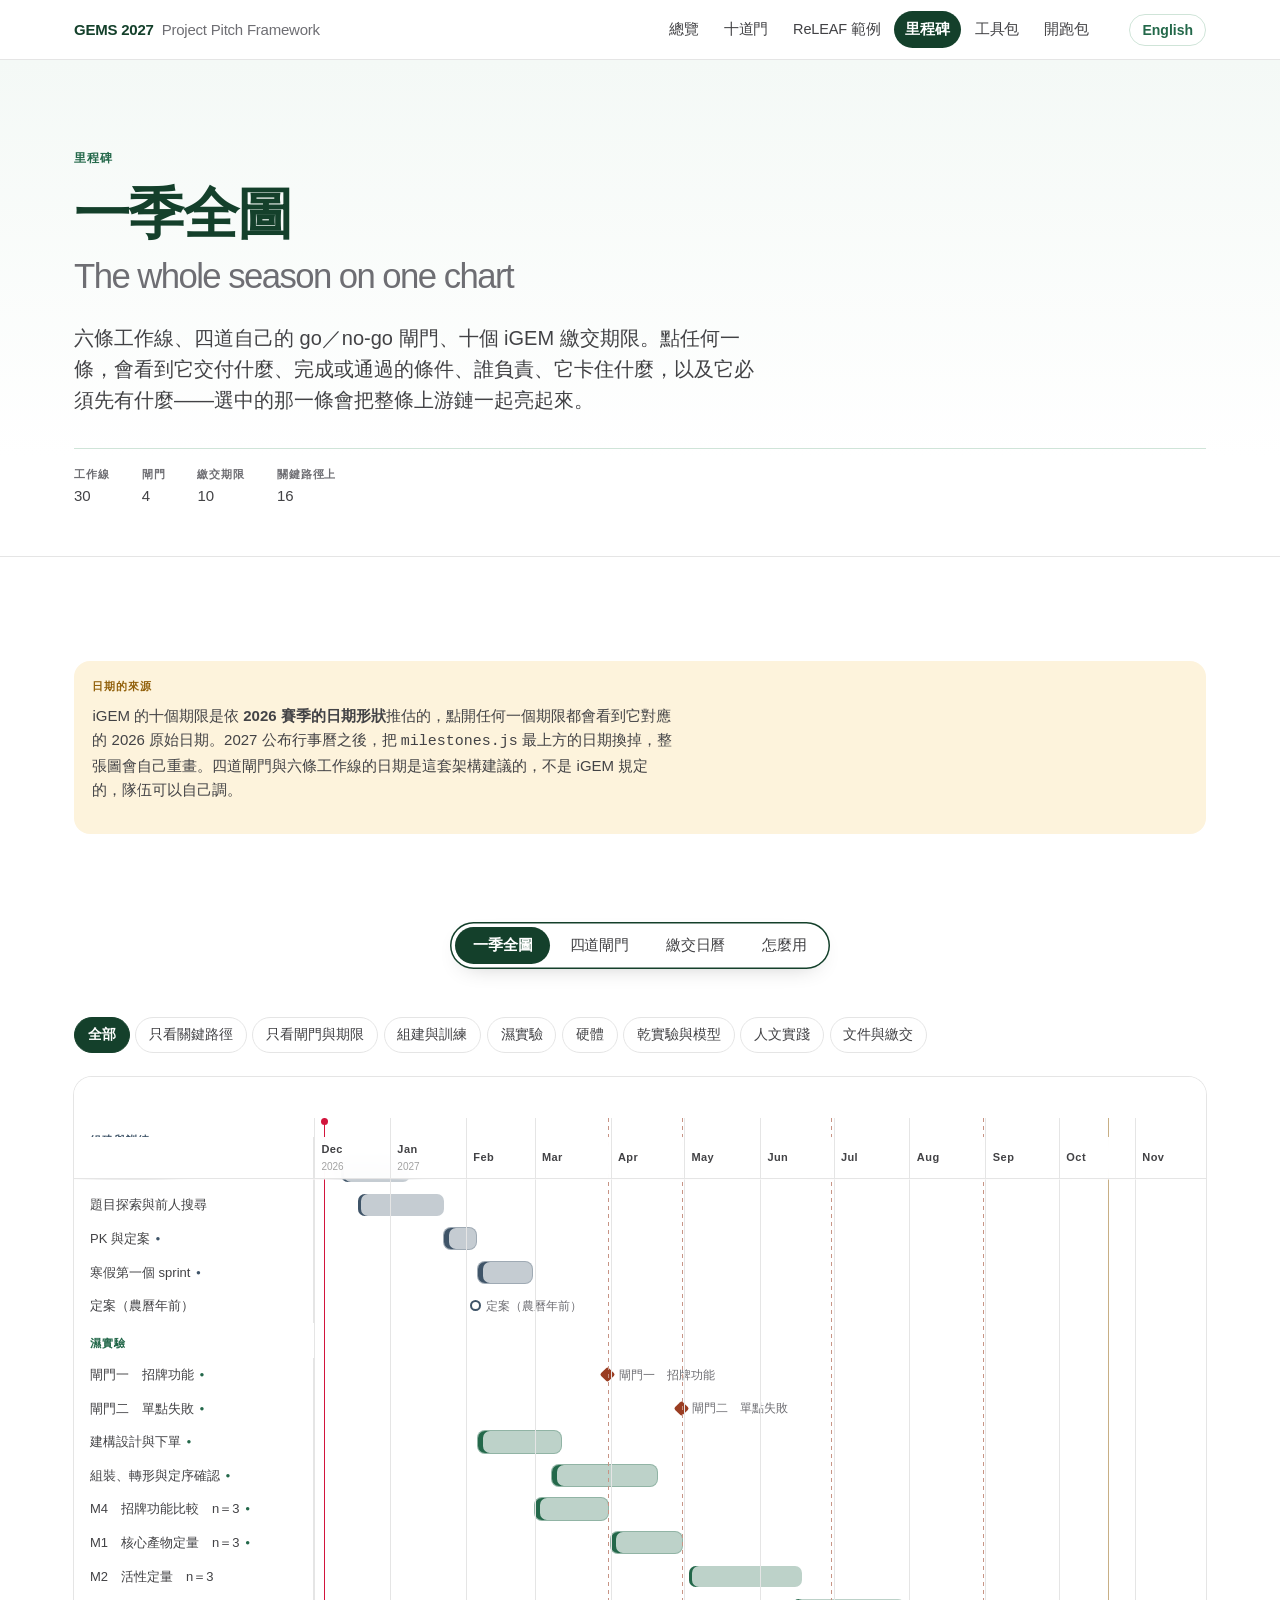
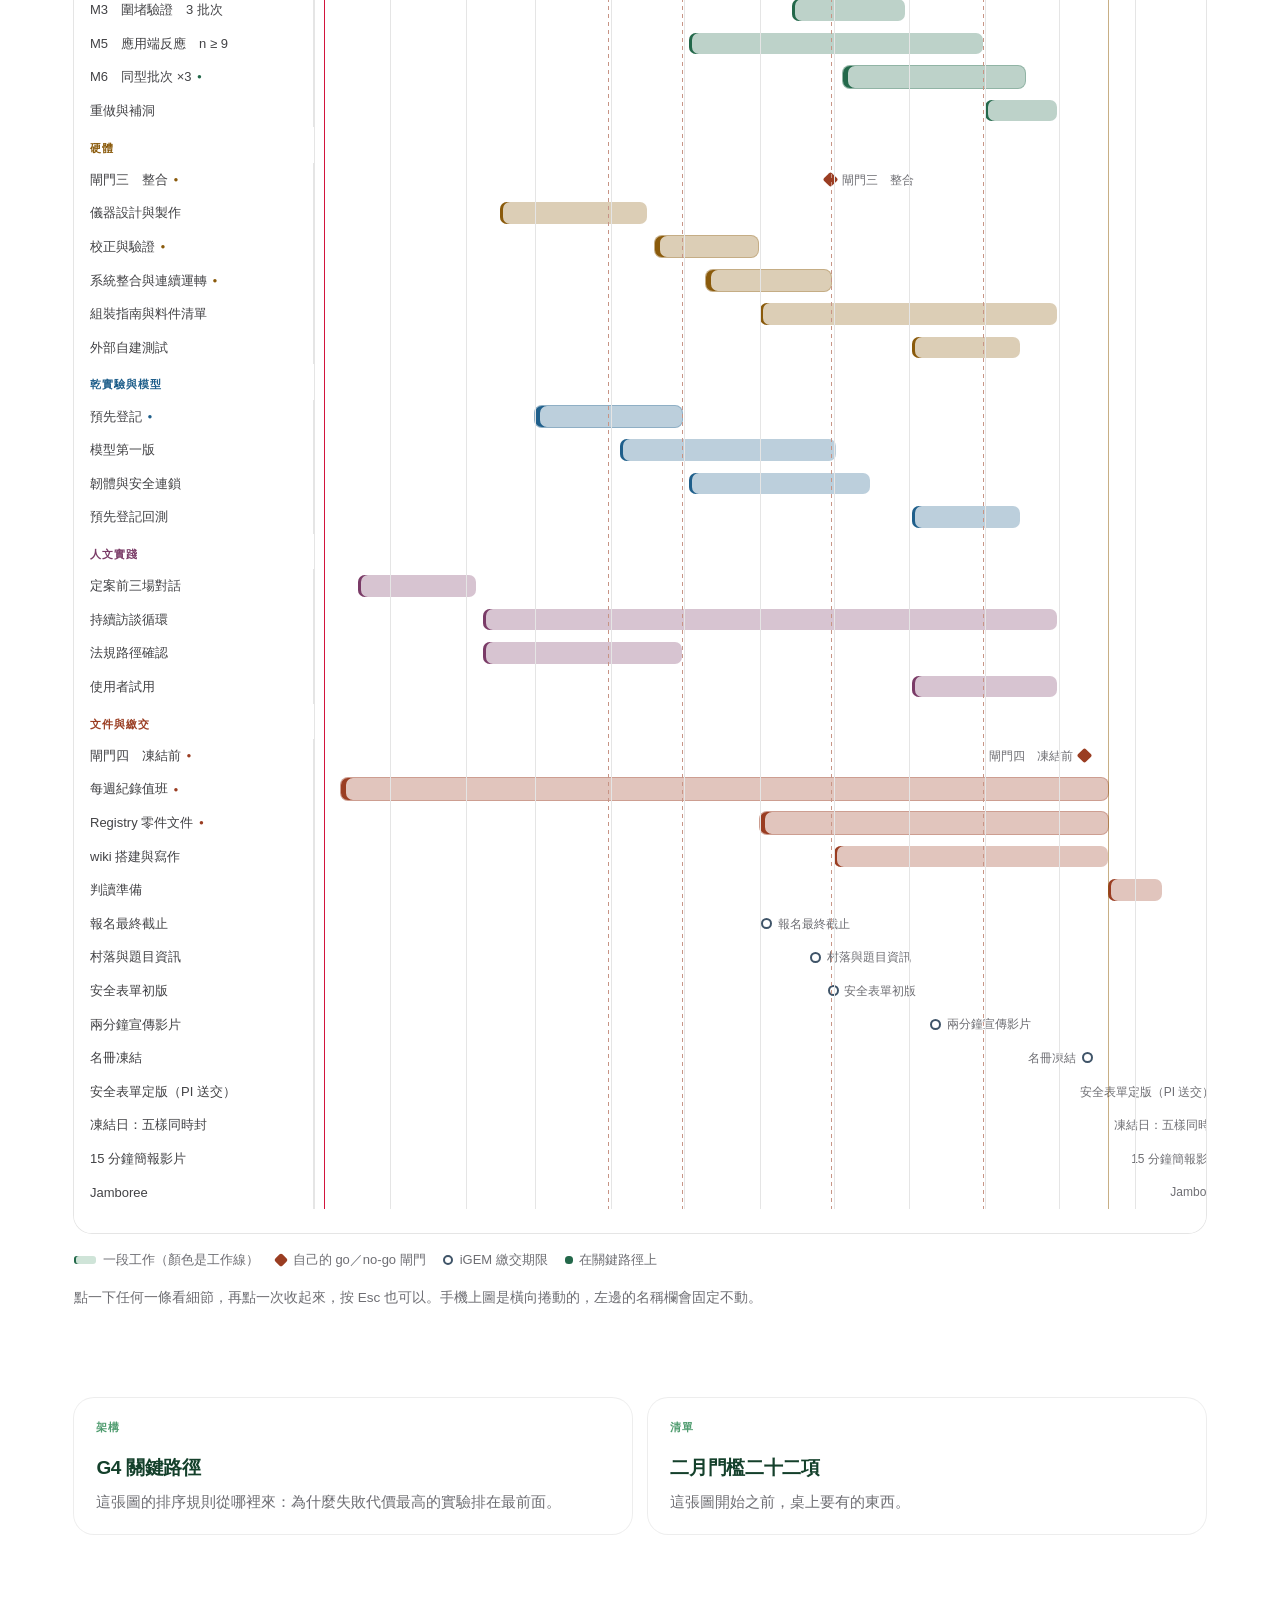
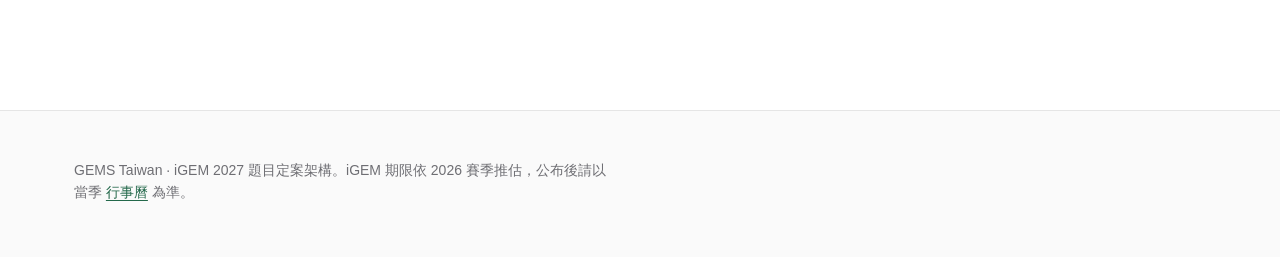
<file: milestones/index.html>
<!DOCTYPE html>
<html lang="zh-Hant" data-lang="zh">
<head>
<meta charset="utf-8">
<meta name="viewport" content="width=device-width, initial-scale=1">
<title>里程碑 · The season chart — GEMS 2027 Pitch Framework</title>
<meta name="description" content="An interactive season chart for an iGEM project: six tracks, four go/no-go gates, ten iGEM deadlines, and the dependency chain behind each one.">
<link rel="stylesheet" href="../assets/css/app.css">
<link rel="stylesheet" href="milestones.css">
</head>
<body class="page-ms">

<header class="bar">
  <div class="bar__in">
    <a class="bar__home" href="../"><b>GEMS 2027</b> <i>Project Pitch Framework</i></a>
    <nav class="bar__nav" aria-label="Sections">
      <a href="../"><span class="l-zh">總覽</span><span class="l-en">Overview</span></a>
      <a href="../framework/"><span class="l-zh">十道門</span><span class="l-en">The gates</span></a>
      <a href="../releaf/"><span class="l-zh">ReLEAF 範例</span><span class="l-en">Example</span></a>
      <a href="./" aria-current="page"><span class="l-zh">里程碑</span><span class="l-en">Season chart</span></a>
      <a href="../toolkit/"><span class="l-zh">工具包</span><span class="l-en">Toolkit</span></a>
      <a href="../brief/"><span class="l-zh">開跑包</span><span class="l-en">Kick-off</span></a>
    </nav>
    <button class="bar__lang" type="button" data-lang-btn>English</button>
  </div>
</header>

<section class="hero">
  <div class="hero__in">
    <p class="eyebrow"><span class="l-zh">里程碑</span><span class="l-en">Season chart</span></p>
    <h1 class="bi">
      <span class="zh">一季全圖</span>
      <span class="en">The whole season on one chart</span>
    </h1>
    <p class="hero__lede l-zh">六條工作線、四道自己的 go／no-go 閘門、十個 iGEM 繳交期限。點任何一條，會看到它交付什麼、完成或通過的條件、誰負責、它卡住什麼，以及它必須先有什麼——選中的那一條會把整條上游鏈一起亮起來。</p>
    <p class="hero__lede l-en">Six tracks of work, four go/no-go gates the team owns, ten iGEM deadlines. Click any one of them for what it delivers, the condition that closes it, who owns it, what waits on it and what it cannot start without — selecting a row lights its whole upstream chain.</p>
    <ul class="hero__meta">
      <li><b><span class="l-zh">工作線</span><span class="l-en">Work items</span></b><span data-count="bar">—</span></li>
      <li><b><span class="l-zh">閘門</span><span class="l-en">Gates</span></b><span data-count="gate">—</span></li>
      <li><b><span class="l-zh">繳交期限</span><span class="l-en">Deadlines</span></b><span data-count="due">—</span></li>
      <li><b><span class="l-zh">關鍵路徑上</span><span class="l-en">On the critical path</span></b><span data-count="crit">—</span></li>
    </ul>
  </div>
</section>

<main class="wrap">

  <div class="sec">
    <div class="box box--warn">
      <h5><span class="l-zh">日期的來源</span><span class="l-en">Where the dates come from</span></h5>
      <p class="l-zh">iGEM 的十個期限是依 <b>2026 賽季的日期形狀</b>推估的，點開任何一個期限都會看到它對應的 2026 原始日期。2027 公布行事曆之後，把 <code>milestones.js</code> 最上方的日期換掉，整張圖會自己重畫。四道閘門與六條工作線的日期是這套架構建議的，不是 iGEM 規定的，隊伍可以自己調。</p>
      <p class="l-en">The ten iGEM deadlines are estimated from <b>the 2026 season's shape</b>; open any one of them and it shows the 2026 date it came from. When the 2027 calendar is published, edit the dates at the top of <code>milestones.js</code> and the whole chart redraws. The four gates and the six tracks are this framework's suggestion, not iGEM's rule, and a team can move them.</p>
    </div>
  </div>

  <div data-rail>
    <div class="seg">
      <div class="seg__track" role="tablist" aria-label="Views">
        <button class="seg__btn" role="tab" type="button" id="t1" aria-controls="p1" aria-selected="true">
          <span class="l-zh">一季全圖</span><span class="l-en">The chart</span></button>
        <button class="seg__btn" role="tab" type="button" id="t2" aria-controls="p2" aria-selected="false">
          <span class="l-zh">四道閘門</span><span class="l-en">The four gates</span></button>
        <button class="seg__btn" role="tab" type="button" id="t3" aria-controls="p3" aria-selected="false">
          <span class="l-zh">繳交日曆</span><span class="l-en">Deadlines</span></button>
        <button class="seg__btn" role="tab" type="button" id="t4" aria-controls="p4" aria-selected="false">
          <span class="l-zh">怎麼用</span><span class="l-en">How to use it</span></button>
      </div>
    </div>

    <!-- ================================================= THE CHART ======= -->
    <section class="panel" id="p1" role="tabpanel" aria-labelledby="t1">
      <div id="filters" class="filters"></div>

      <div class="chartwrap">
        <div id="chart"></div>
      </div>

      <div class="legend">
        <span><i class="sw"></i><span class="l-zh">一段工作（顏色是工作線）</span><span class="l-en">a stretch of work, coloured by track</span></span>
        <span><i class="dm"></i><span class="l-zh">自己的 go／no-go 閘門</span><span class="l-en">a go/no-go gate the team owns</span></span>
        <span><i class="ci"></i><span class="l-zh">iGEM 繳交期限</span><span class="l-en">an iGEM deadline</span></span>
        <span><i class="dt0"></i><span class="l-zh">在關鍵路徑上</span><span class="l-en">on the critical path</span></span>
      </div>
      <p class="hint l-zh">點一下任何一條看細節，再點一次收起來，按 Esc 也可以。手機上圖是橫向捲動的，左邊的名稱欄會固定不動。</p>
      <p class="hint l-en">Click any row for its detail, click it again or press Esc to close. On a phone the chart scrolls sideways and the label column stays put.</p>

      <div id="detail" class="detail" hidden></div>
    </section>

    <!-- ================================================= GATES =========== -->
    <section class="panel" id="p2" role="tabpanel" aria-labelledby="t2" hidden>
      <div class="sec" style="margin-bottom:0">
        <h2 class="bi"><span class="zh">四道閘門</span><span class="en">The four gates</span></h2>
        <p class="l-zh">閘門的價值不在「通過」，在「不通過的時候有劇本」。有停損劇本的隊伍，才敢把關鍵實驗排在三月而不是九月。每一道閘門的「不通過就這樣做」都是縮小題目，不是放棄題目。</p>
        <p class="l-en">A gate is not valuable because you pass it. It is valuable because failing it has a script. A team with a script dares to schedule the decisive experiment in March instead of September. Every "if it does not pass" below narrows the project; none of them abandons it.</p>
      </div>
      <div id="gatecards" class="gcards"></div>

      <div class="sec" style="margin-top:var(--sp-7)">
        <div class="box box--flag">
          <h5><span class="l-zh">閘門日期是倒推出來的，不是平均分配的</span><span class="l-en">Gate dates are worked backwards, not spread evenly</span></h5>
          <ul>
            <li class="l-zh">閘門一排在三月底，因為「招牌功能不成立」這件事如果四月才知道，整季的對外說法已經講出去了——六月的村落與題目資訊就要公開寫下題目是什麼。</li>
            <li class="l-zh">閘門二排在四月底，因為失敗後要走的備援路線本身還需要三到四個月。五月才發現，備援路線來不及。</li>
            <li class="l-zh">閘門三排在六月底，因為整合之後才有東西可以拍八月的宣傳影片。</li>
            <li class="l-zh">閘門四排在八月底，因為十月二十一日凍結，而九月要留給重做，不是留給開新線。</li>
            <li class="l-en">Gate one sits at the end of March because learning in April that the headline does not hold is too late: the Village and project information deadline in June puts the project in writing, publicly.</li>
            <li class="l-en">Gate two sits at the end of April because the fallback route itself needs three or four months. Discovered in May, the fallback does not fit.</li>
            <li class="l-en">Gate three sits at the end of June because integration is what gives the August promotion video something to film.</li>
            <li class="l-en">Gate four sits at the end of August because the freeze is 21 October, and September belongs to repeats rather than to new lines.</li>
          </ul>
        </div>
      </div>
    </section>

    <!-- ================================================= DEADLINES ======= -->
    <section class="panel" id="p3" role="tabpanel" aria-labelledby="t3" hidden>
      <div class="sec" style="margin-bottom:0">
        <h2 class="bi"><span class="zh">繳交日曆</span><span class="en">The deliverable calendar</span></h2>
        <p class="l-zh">每一項指定一個負責人。2026 年所有繳交期限都在當日 15:00 UTC（台灣時間 23:00）截止，官方寫明不接受延期。</p>
        <p class="l-en">Each one gets an owner. In 2026 every deliverable closed at 15:00 UTC on its date, 23:00 Taiwan time, and the rules state that extensions are not allowed.</p>
      </div>
      <div class="tw">
        <table>
          <thead><tr>
            <th class="nowrap"><span class="l-zh">2027 推估</span><span class="l-en">2027, estimated</span></th>
            <th><span class="l-zh">項目</span><span class="l-en">Item</span></th>
            <th><span class="l-zh">它對計畫的意義</span><span class="l-en">What it means for the plan</span></th>
            <th class="nowrap"><span class="l-zh">負責</span><span class="l-en">Owner</span></th>
            <th class="nowrap"><span class="l-zh">2026 原始日期</span><span class="l-en">2026 date</span></th>
          </tr></thead>
          <tbody id="duetable"></tbody>
        </table>
      </div>
      <div class="box box--warn">
        <h5><span class="l-zh">一條容易漏掉的評審規則</span><span class="l-en">A judging rule that is easy to miss</span></h5>
        <p class="l-zh">每一項獎牌條件與獎項都對應一個指定的標準網址。評審沒有義務去看那些網址與 Registry 頁面之外的東西。所以每一項工作在排進這張圖的時候，就要同時決定它最後出現在哪一個網址上。做了但放錯頁面，等於沒做。</p>
        <p class="l-en">Every medal criterion and award maps to a designated Standard URL, and judges are not obliged to look beyond those URLs and the relevant Registry pages. So every work item on this chart also decides, when it is scheduled, which URL it will finally appear on. Done but filed in the wrong place counts as not done.</p>
      </div>
    </section>

    <!-- ================================================= HOW TO USE ====== -->
    <section class="panel" id="p4" role="tabpanel" aria-labelledby="t4" hidden>
      <div class="sec">
        <h2 class="bi"><span class="zh">這張圖怎麼用</span><span class="en">How to use this chart</span></h2>

        <h3 class="bi"><span class="zh">定案那天，先做三件事</span><span class="en">On the day you commit, do three things</span></h3>
        <ol>
          <li class="l-zh"><b>把最長交期那一項往左推到底。</b>合成 DNA、索取質體、特殊耗材、海關，這些是只能等的事。圖上「寒假第一個 sprint」之所以在二月，不是因為那時候最有空，是因為那是唯一能買回時間的位置。</li>
          <li class="l-zh"><b>把招牌功能往左推。</b>整季最常被講出來的那個功能，排在三月底有答案。它排得越後面，不通過的代價越高。</li>
          <li class="l-zh"><b>把 n 寫進圖裡。</b>M1 到 M6 每一條的名稱上都帶著 n。n 不是實驗時的決定，是排程與預算時的決定——同型批次做三次要排三次的時間和三次的耗材。</li>
          <li class="l-en"><b>Push the longest-lead item as far left as it goes.</b> Synthesised DNA, plasmid requests, special consumables, customs: these can only be waited for. "The first sprint" sits in February not because that is when people are free, but because it is the only place that buys time back.</li>
          <li class="l-en"><b>Push the headline function left.</b> The thing everyone says out loud has its answer by the end of March. The later it sits, the more failing it costs.</li>
          <li class="l-en"><b>Put n into the chart.</b> Every row from M1 to M6 carries its n in its name. n is not a decision made at the bench; it is a decision made in the schedule and the budget — three runs of the same kind need three slots and three sets of consumables.</li>
        </ol>

        <h3 class="bi"><span class="zh">每週怎麼讀</span><span class="en">Reading it weekly</span></h3>
        <p class="l-zh">按「只看關鍵路徑」，圖上剩下的就是會決定這一季成敗的那幾條。如果這一週沒有任何人在那幾條上面工作，那就是這一週的問題。</p>
        <p class="l-en">Press "critical path only" and what is left is the set of rows that decides the season. If nobody worked on any of them this week, that is this week's problem.</p>

        <h3 class="bi"><span class="zh">一個常見的誤用</span><span class="en">One common misuse</span></h3>
        <p class="l-zh">不要把這張圖當成進度條。它不是用來顯示完成百分比的，它是用來回答「如果這一條晚兩週，誰會跟著晚」。點任何一條，看「它卡住什麼」那一欄——那一欄才是排程的理由。</p>
        <p class="l-en">Do not read this as a progress bar. It does not show percentage complete; it answers "if this slips two weeks, who slips with it". Click any row and read "what waits on it". That column is the reason the schedule looks like this.</p>

        <h3 class="bi"><span class="zh">換成你自己的題目</span><span class="en">Making it yours</span></h3>
        <p class="l-zh">這張圖是題目中立的：M1 到 M6 是「核心產物定量」、「活性定量」、「圍堵驗證」這種形狀，不是任何特定題目的實驗。換題目的時候改的是每一條的名稱與內容，不是結構。結構——先確認單點失敗、再整合、再量應用端、最後停止收集——對任何 iGEM 題目都成立。</p>
        <p class="l-en">The chart is project-neutral: M1 to M6 are shapes — core product quantified, activity quantified, containment verified — not any particular project's experiments. Changing project changes each row's name and content, not the structure. The structure (settle the single point of failure, then integrate, then measure at the application end, then stop collecting) holds for any iGEM project.</p>

        <div class="box">
          <h5><span class="l-zh">編輯這張圖</span><span class="l-en">Editing the chart</span></h5>
          <p class="l-zh">所有內容都在 <code>milestones/milestones.js</code> 最上方的 <code>SEASON</code> 陣列裡，一條一個物件：日期、所屬工作線、是否在關鍵路徑上、必須先有哪些條目、交付什麼、完成條件。改那個陣列，圖、閘門卡片與繳交表會一起更新。</p>
          <p class="l-en">Everything lives in the <code>SEASON</code> array at the top of <code>milestones/milestones.js</code>, one object per row: dates, track, whether it is on the critical path, what it cannot start without, what it delivers, what closes it. Edit that array and the chart, the gate cards and the deadline table all update together.</p>
        </div>
      </div>
    </section>
  </div>

  <div class="sec" style="margin-top:var(--sp-8)">
    <div class="idx">
      <a href="../framework/#g4">
        <p class="k"><span class="l-zh">架構</span><span class="l-en">Framework</span></p>
        <p class="t"><span class="l-zh">G4 關鍵路徑</span><span class="l-en">G4 · The critical path</span></p>
        <p class="d"><span class="l-zh">這張圖的排序規則從哪裡來：為什麼失敗代價最高的實驗排在最前面。</span><span class="l-en">Where this chart's ordering comes from: why the highest-cost-of-failure experiment goes first.</span></p>
      </a>
      <a href="../toolkit/#feb">
        <p class="k"><span class="l-zh">清單</span><span class="l-en">Checklist</span></p>
        <p class="t"><span class="l-zh">二月門檻二十二項</span><span class="l-en">The twenty-two-item bar</span></p>
        <p class="d"><span class="l-zh">這張圖開始之前，桌上要有的東西。</span><span class="l-en">What must be on the table before this chart starts.</span></p>
      </a>
    </div>
  </div>

</main>

<footer class="foot">
  <div class="foot__in">
    <p class="l-zh">GEMS Taiwan · iGEM 2027 題目定案架構。iGEM 期限依 2026 賽季推估，公布後請以當季 <a href="https://competition.igem.org/about/calendar">行事曆</a> 為準。</p>
    <p class="l-en">GEMS Taiwan · the iGEM 2027 project decision framework. iGEM deadlines are estimated from the 2026 season; work from the current season's <a href="https://competition.igem.org/about/calendar">calendar</a> once it is published.</p>
  </div>
</footer>

<script src="../assets/js/app.js"></script>
<script src="milestones.js"></script>
</body>
</html>
</file>
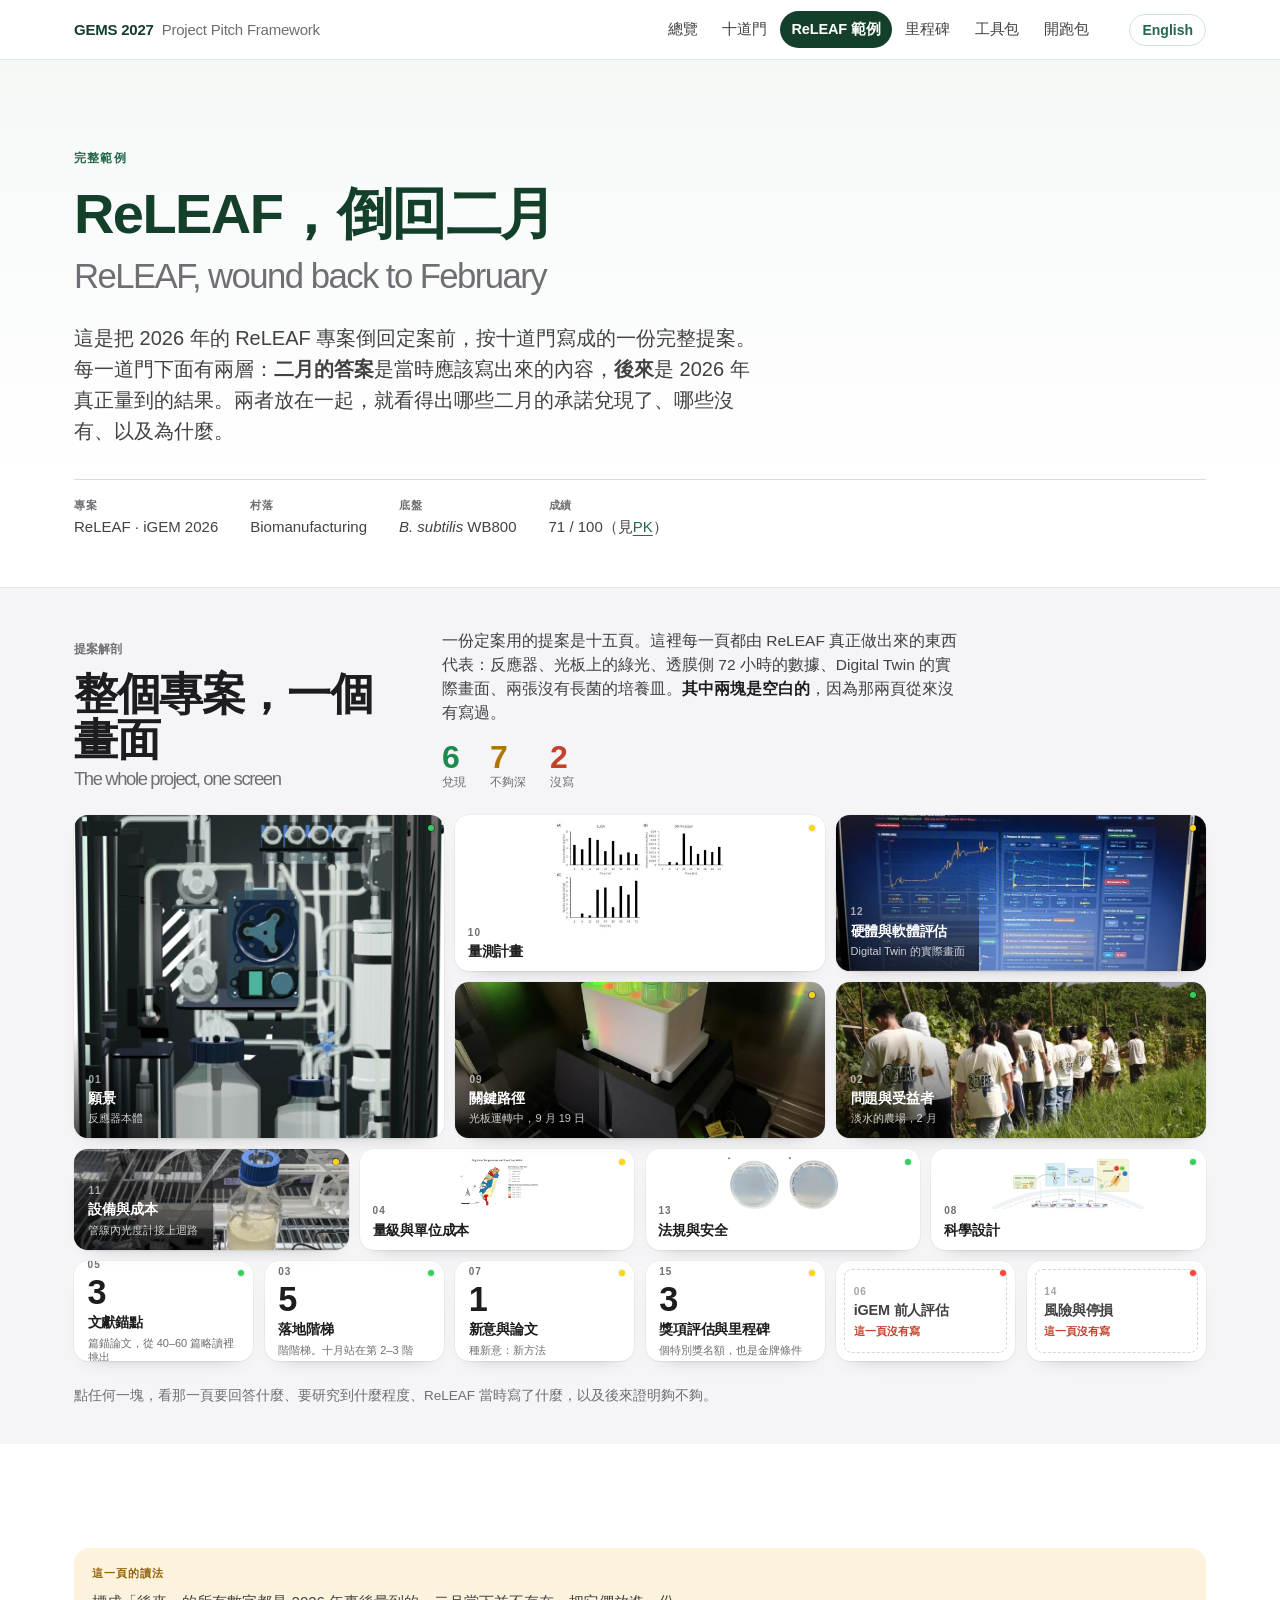
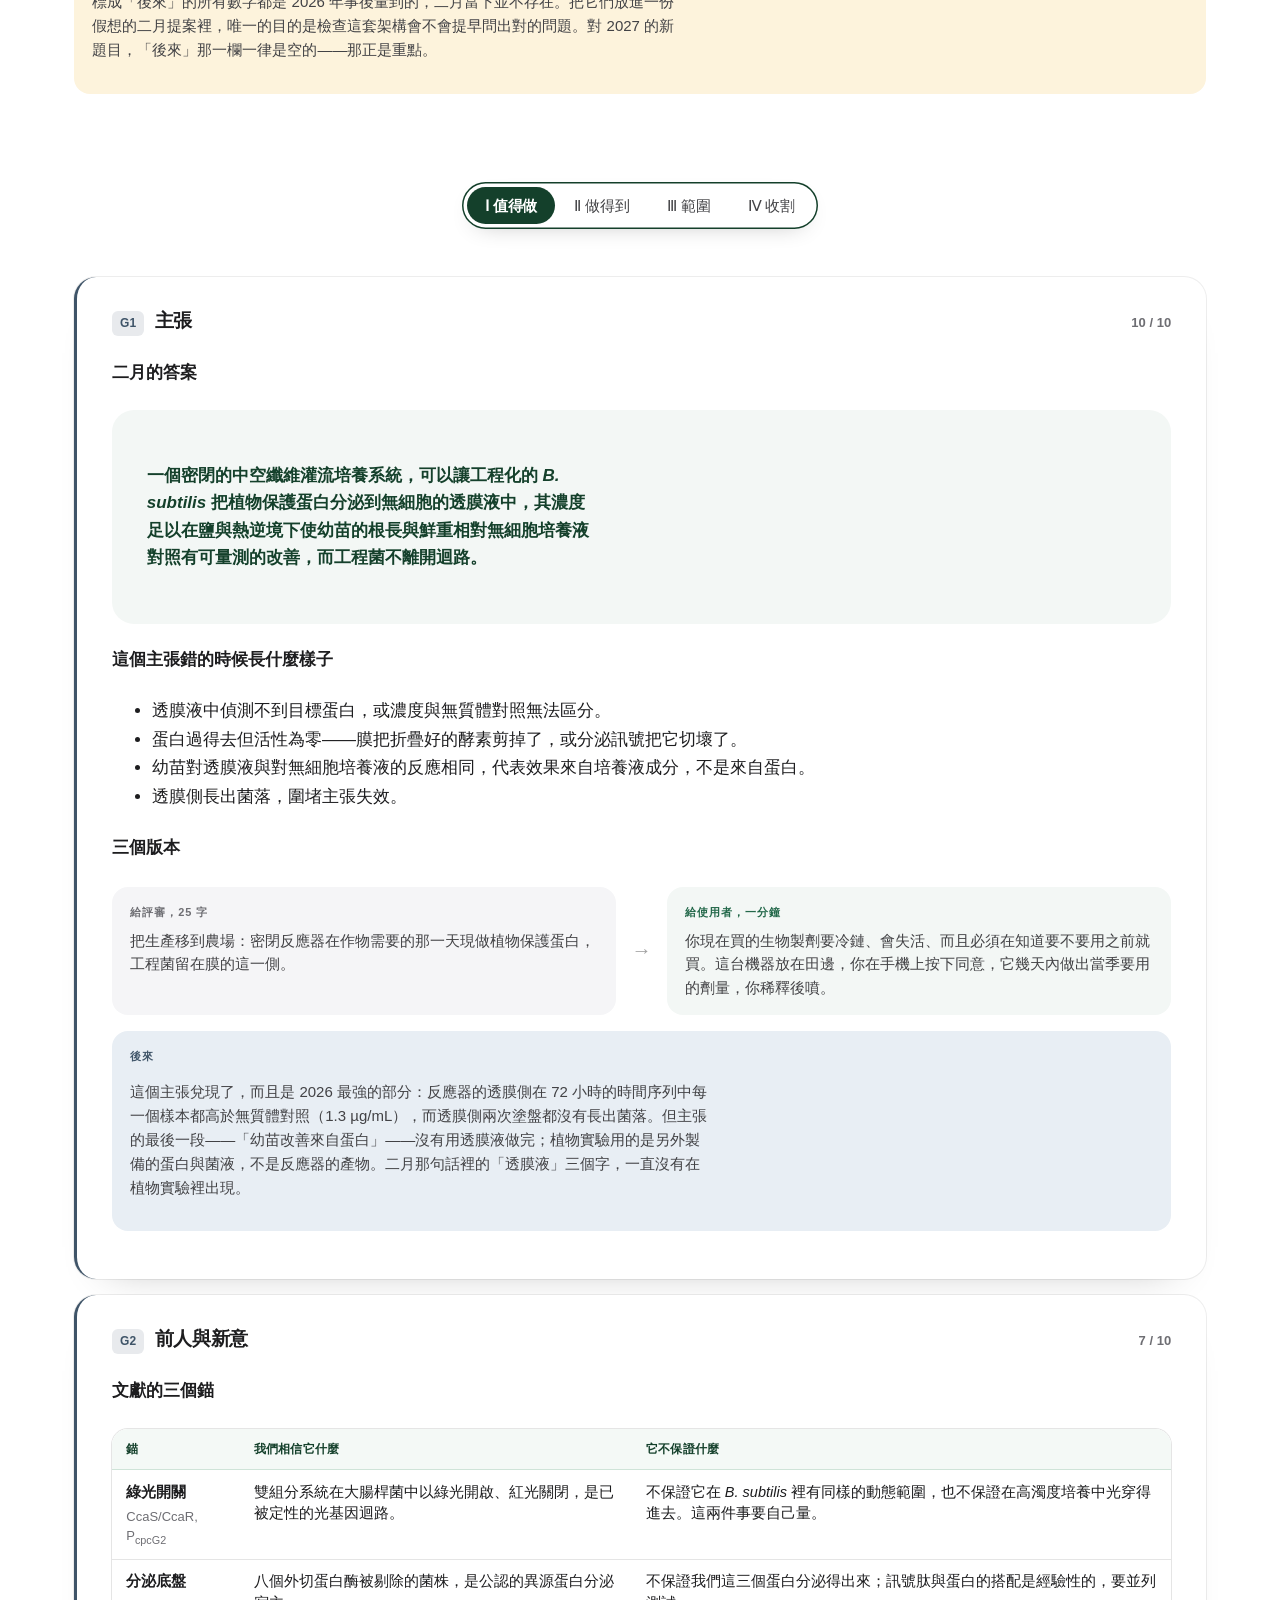
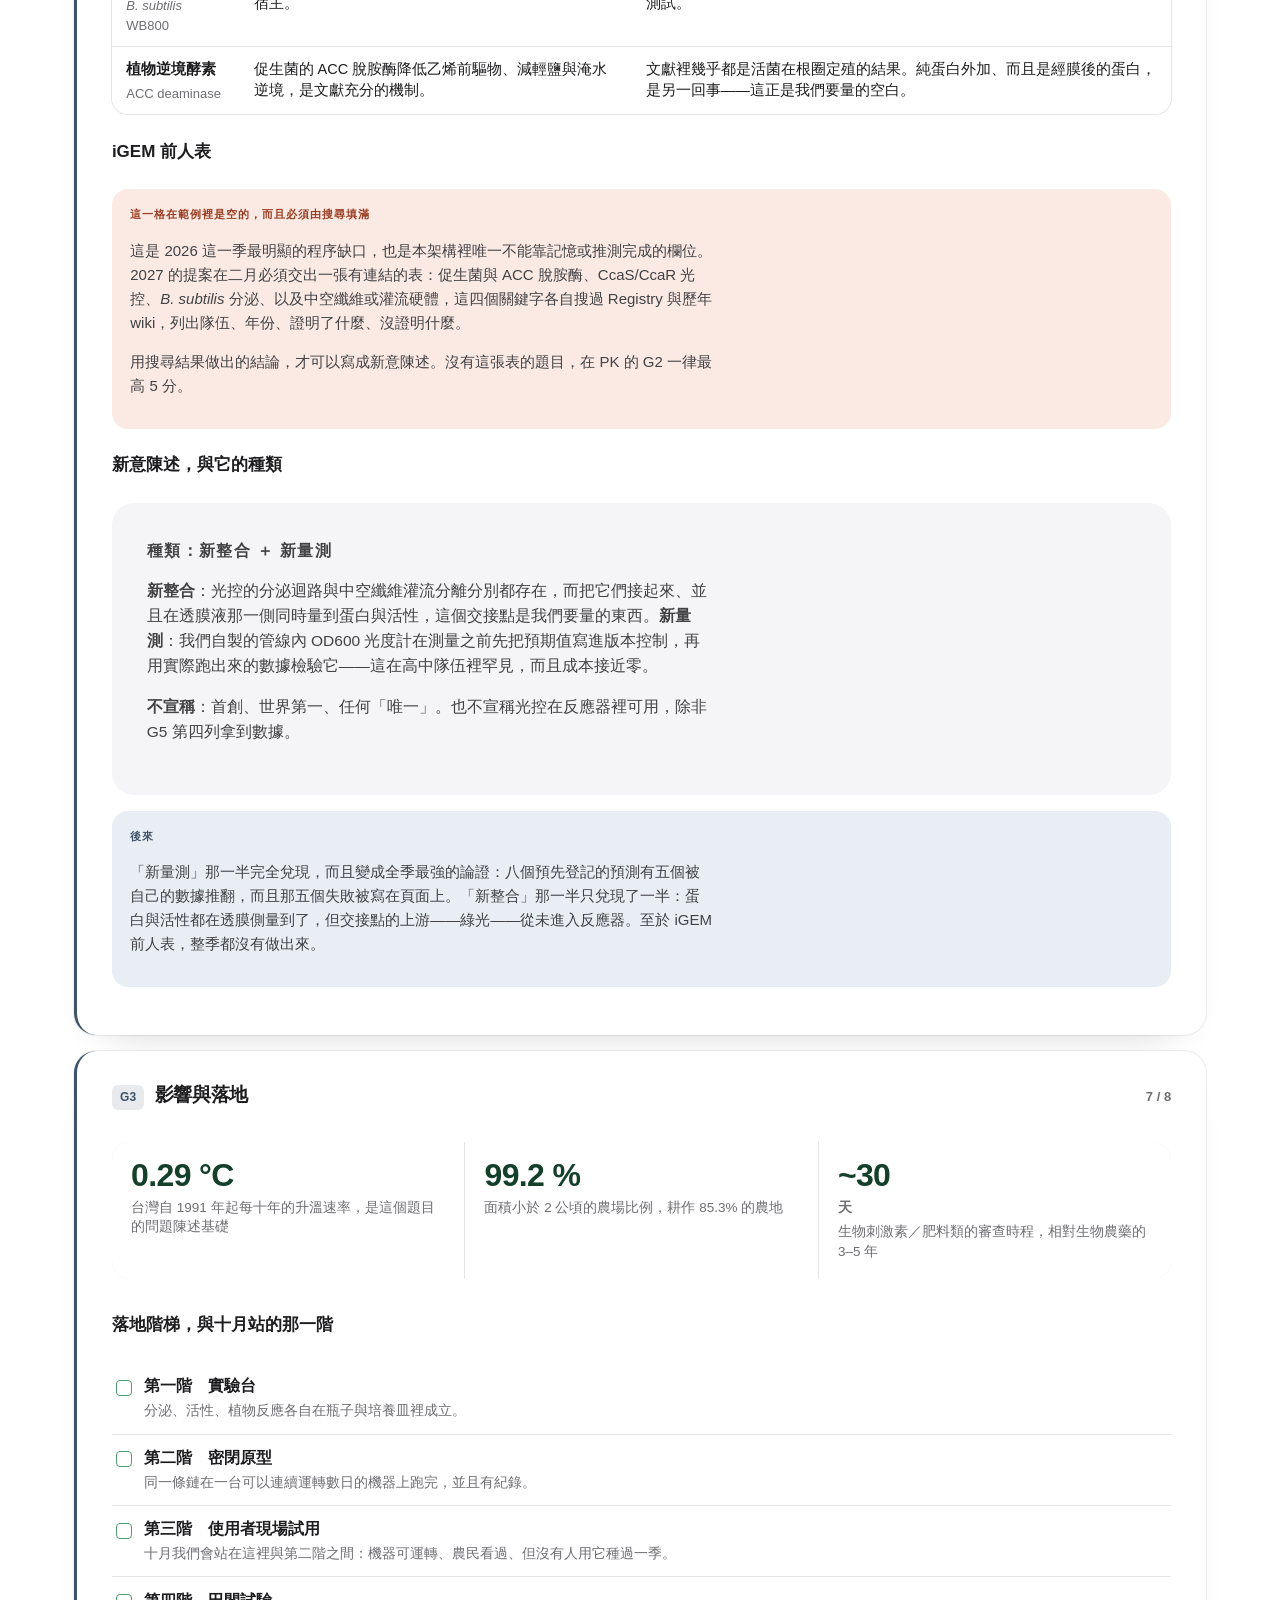
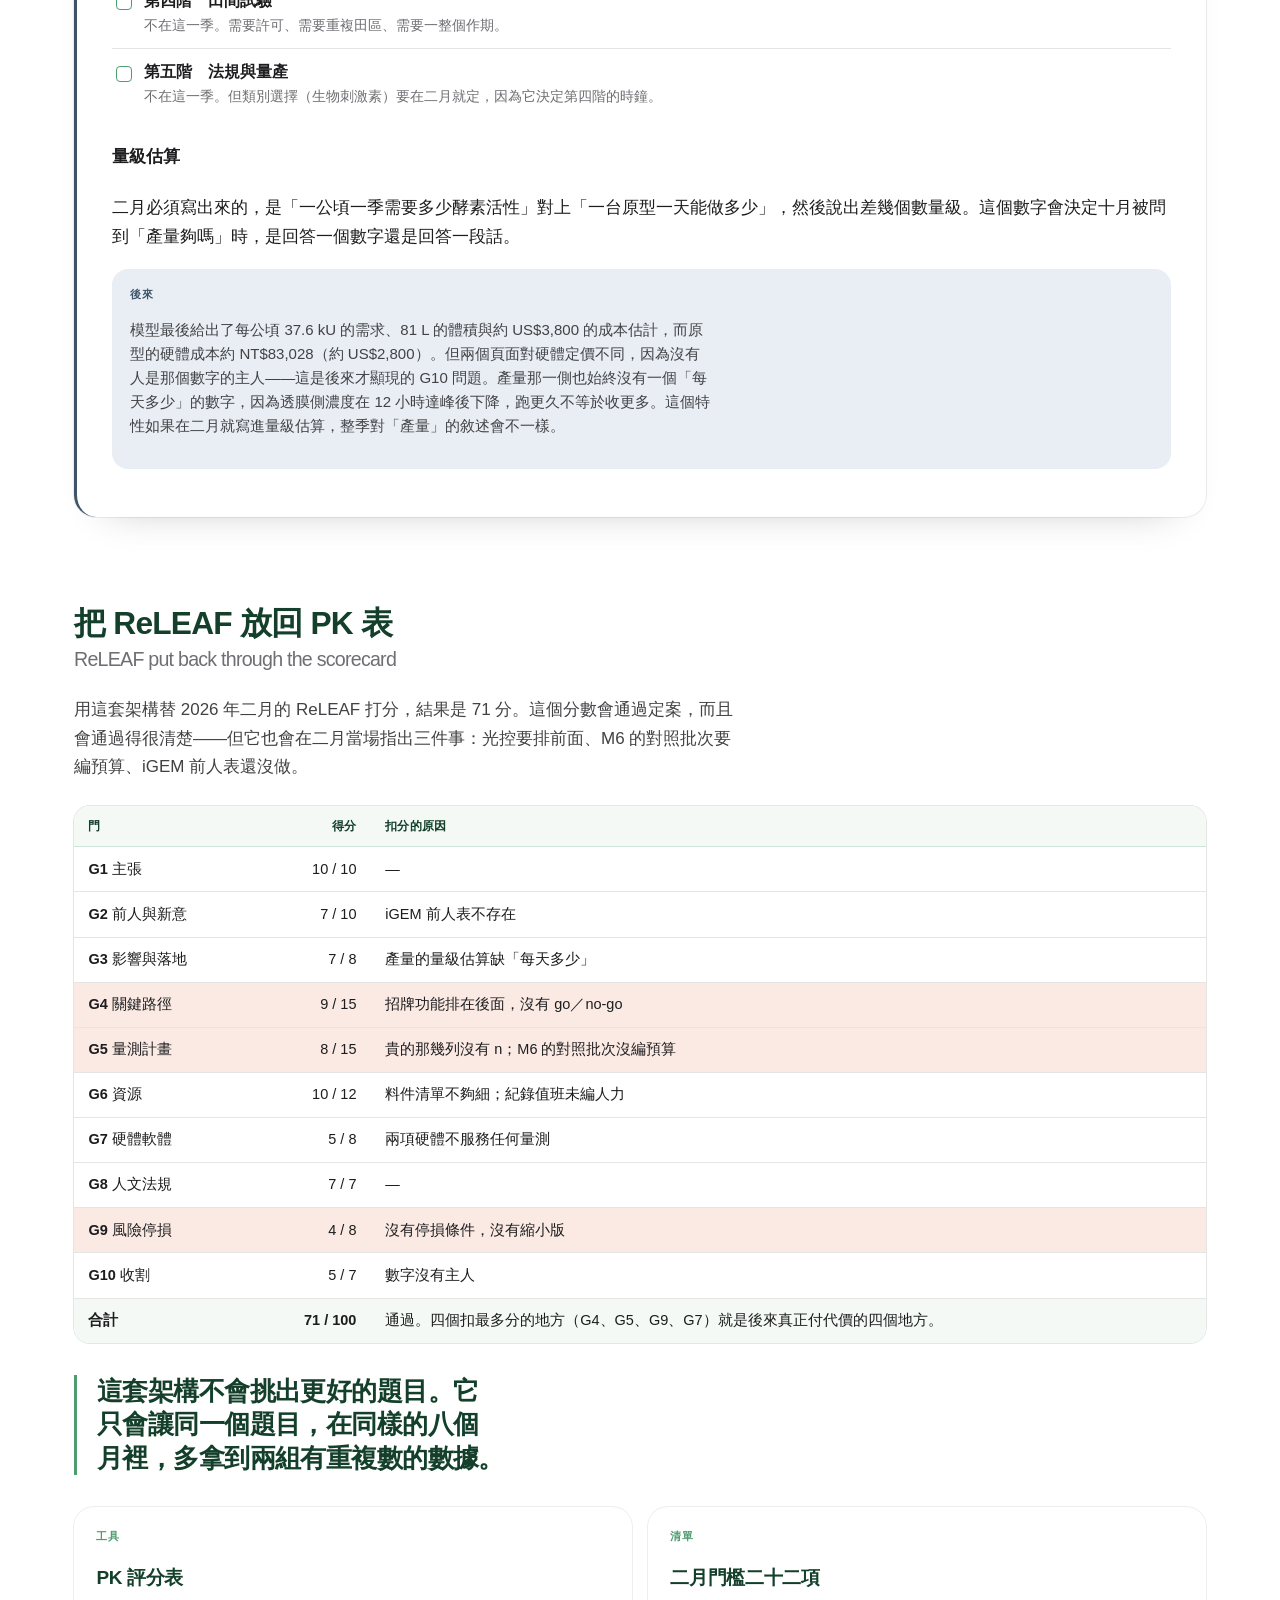
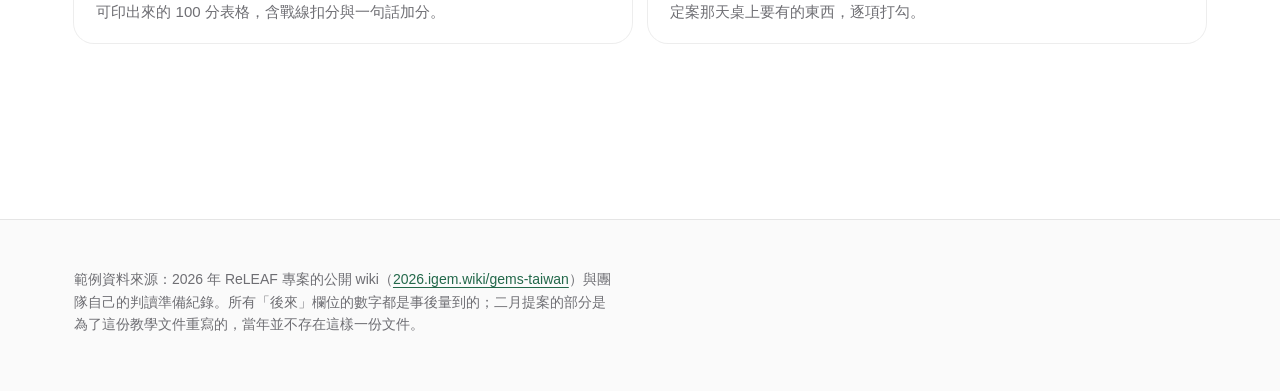
<file: releaf/index.html>
<!DOCTYPE html>
<html lang="zh-Hant" data-lang="zh">
<head>
<meta charset="utf-8">
<meta name="viewport" content="width=device-width, initial-scale=1">
<title>ReLEAF，倒回二月 · Wound back to February — GEMS 2027 Pitch Framework</title>
<meta name="description" content="The 2026 ReLEAF project written as a February proposal against the ten-gate framework, with what actually happened set beside each answer.">
<link rel="stylesheet" href="../assets/css/app.css">
<link rel="stylesheet" href="anatomy.css">
</head>
<body>

<header class="bar">
  <div class="bar__in">
    <a class="bar__home" href="../"><b>GEMS 2027</b> <i>Project Pitch Framework</i></a>
    <nav class="bar__nav" aria-label="Sections">
      <a href="../"><span class="l-zh">總覽</span><span class="l-en">Overview</span></a>
      <a href="../framework/"><span class="l-zh">十道門</span><span class="l-en">The gates</span></a>
      <a href="../releaf/" aria-current="page"><span class="l-zh">ReLEAF 範例</span><span class="l-en">Example</span></a>
      <a href="../milestones/"><span class="l-zh">里程碑</span><span class="l-en">Season chart</span></a>
      <a href="../toolkit/"><span class="l-zh">工具包</span><span class="l-en">Toolkit</span></a>
      <a href="../brief/"><span class="l-zh">開跑包</span><span class="l-en">Kick-off</span></a>
    </nav>
    <button class="bar__lang" type="button" data-lang-btn>English</button>
  </div>
</header>

<section class="hero">
  <div class="hero__in">
    <p class="eyebrow"><span class="l-zh">完整範例</span><span class="l-en">Worked example</span></p>
    <h1 class="bi">
      <span class="zh">ReLEAF，倒回二月</span>
      <span class="en">ReLEAF, wound back to February</span>
    </h1>
    <p class="hero__lede l-zh">這是把 2026 年的 ReLEAF 專案倒回定案前，按十道門寫成的一份完整提案。每一道門下面有兩層：<b>二月的答案</b>是當時應該寫出來的內容，<b>後來</b>是 2026 年真正量到的結果。兩者放在一起，就看得出哪些二月的承諾兌現了、哪些沒有、以及為什麼。</p>
    <p class="hero__lede l-en">This is the 2026 ReLEAF project wound back to before the decision and written out against the ten gates. Each gate has two layers: <b>the February answer</b>, which is what should have been written at the time, and <b>what happened</b>, which is what 2026 actually measured. Set side by side they show which February promises were kept, which were not, and why.</p>
    <ul class="hero__meta">
      <li><b><span class="l-zh">專案</span><span class="l-en">Project</span></b><span>ReLEAF · iGEM 2026</span></li>
      <li><b><span class="l-zh">村落</span><span class="l-en">Village</span></b><span>Biomanufacturing</span></li>
      <li><b><span class="l-zh">底盤</span><span class="l-en">Chassis</span></b><span><i>B. subtilis</i> WB800</span></li>
      <li><b><span class="l-zh">成績</span><span class="l-en">Score, this framework</span></b><span><span class="l-zh">71 / 100（見</span><span class="l-en">71 / 100 (see </span><a href="#verdict">PK</a><span class="l-zh">）</span><span class="l-en">)</span></span></li>
    </ul>
  </div>
</section>

<!-- ===================================================== THE BOARD ======= -->
<section class="board" id="anat">
  <div class="board__in">
    <div class="board__head">
      <div>
        <p class="board__eyebrow"><span class="l-zh">提案解剖</span><span class="l-en">Anatomy of a pitch</span></p>
        <h2>
          <span class="zh">整個專案，一個畫面</span>
          <span class="en">The whole project, one screen</span>
        </h2>
      </div>
      <div>
        <p class="board__lede l-zh">一份定案用的提案是十五頁。這裡每一頁都由 ReLEAF 真正做出來的東西代表：反應器、光板上的綠光、透膜側 72 小時的數據、Digital Twin 的實際畫面、兩張沒有長菌的培養皿。<b>其中兩塊是空白的</b>，因為那兩頁從來沒有寫過。</p>
        <p class="board__lede l-en">A pitch that commits a project runs to fifteen pages. Each one here is stood in by something ReLEAF actually produced: the reactor, green light on the plate, 72 hours of permeate data, the twin as it ran, two agar plates that grew nothing. <b>Two tiles are blank</b>, because those two pages were never written.</p>
        <div class="board__tally">
          <span class="bt bt--ok"><b data-count="ok">—</b><span class="l-zh">兌現</span><span class="l-en">delivered</span></span>
          <span class="bt bt--thin"><b data-count="thin">—</b><span class="l-zh">不夠深</span><span class="l-en">too thin</span></span>
          <span class="bt bt--none"><b data-count="none">—</b><span class="l-zh">沒寫</span><span class="l-en">never written</span></span>
        </div>
      </div>
    </div>

    <div id="anatomy"></div>
  </div>
</section>
<div id="sheet" class="sheet" hidden></div>

<main class="wrap">

  <div class="sec">
    <div class="box box--warn">
      <h5><span class="l-zh">這一頁的讀法</span><span class="l-en">How to read this page</span></h5>
      <p class="l-zh">標成「後來」的所有數字都是 2026 年事後量到的，二月當下並不存在。把它們放進一份假想的二月提案裡，唯一的目的是檢查這套架構會不會提早問出對的問題。對 2027 的新題目，「後來」那一欄一律是空的——那正是重點。</p>
      <p class="l-en">Every number marked "what happened" was measured later in 2026 and did not exist in February. They sit inside a hypothetical February pitch for one purpose: to test whether this framework would have asked the right question early. For a new 2027 project that column is empty, which is the point.</p>
    </div>
  </div>

  <div data-rail>
    <div class="seg">
      <div class="seg__track" role="tablist" aria-label="Phases">
        <button class="seg__btn" role="tab" type="button" id="t1" aria-controls="p1" aria-selected="true">
          <span class="l-zh">Ⅰ 值得做</span><span class="l-en">Ⅰ Worth it</span></button>
        <button class="seg__btn" role="tab" type="button" id="t2" aria-controls="p2" aria-selected="false">
          <span class="l-zh">Ⅱ 做得到</span><span class="l-en">Ⅱ Feasible</span></button>
        <button class="seg__btn" role="tab" type="button" id="t3" aria-controls="p3" aria-selected="false">
          <span class="l-zh">Ⅲ 範圍</span><span class="l-en">Ⅲ Scope</span></button>
        <button class="seg__btn" role="tab" type="button" id="t4" aria-controls="p4" aria-selected="false">
          <span class="l-zh">Ⅳ 收割</span><span class="l-en">Ⅳ Harvest</span></button>
      </div>
    </div>

    <!-- ============================================== PHASE Ⅰ ============ -->
    <section class="panel" id="p1" role="tabpanel" aria-labelledby="t1">

      <!-- G1 -->
      <article class="gate ph-1" id="g1">
        <div class="gate__top">
          <span class="gate__id">G1</span>
          <h3 class="gate__name"><span class="l-zh">主張</span><span class="l-en">The claim</span></h3>
          <span class="gate__w">10 / 10</span>
        </div>

        <h4><span class="l-zh">二月的答案</span><span class="l-en">The February answer</span></h4>
        <div class="card card--leaf">
          <p class="l-zh" style="font-size:1.0625rem;font-weight:550;color:var(--leaf-900);max-width:48ch"><b>一個密閉的中空纖維灌流培養系統，可以讓工程化的 <i>B. subtilis</i> 把植物保護蛋白分泌到無細胞的透膜液中，其濃度足以在鹽與熱逆境下使幼苗的根長與鮮重相對無細胞培養液對照有可量測的改善，而工程菌不離開迴路。</b></p>
          <p class="l-en" style="font-size:1.0625rem;font-weight:550;color:var(--leaf-900);max-width:52ch"><b>A contained hollow-fibre perfusion culture can deliver a plant-protectant protein, secreted by engineered <i>B. subtilis</i>, into a cell-free permeate at a concentration that measurably improves seedling root length and fresh weight under salt and heat stress against a cell-free medium control, while the engineered cells never leave the loop.</b></p>
        </div>

        <h4><span class="l-zh">這個主張錯的時候長什麼樣子</span><span class="l-en">What it looks like when the claim is wrong</span></h4>
        <ul>
          <li class="l-zh">透膜液中偵測不到目標蛋白，或濃度與無質體對照無法區分。</li>
          <li class="l-zh">蛋白過得去但活性為零——膜把折疊好的酵素剪掉了，或分泌訊號把它切壞了。</li>
          <li class="l-zh">幼苗對透膜液與對無細胞培養液的反應相同，代表效果來自培養液成分，不是來自蛋白。</li>
          <li class="l-zh">透膜側長出菌落，圍堵主張失效。</li>
          <li class="l-en">No target protein detectable in the permeate, or a concentration indistinguishable from the plasmid-free control.</li>
          <li class="l-en">Protein crosses but activity is zero: the membrane kept the folded enzyme out, or the secretion signal mangled it.</li>
          <li class="l-en">Seedlings respond the same to the permeate and to plain cell-free medium, so the effect is the medium, not the protein.</li>
          <li class="l-en">Colonies grow from the permeate side, and the containment claim is gone.</li>
        </ul>

        <h4><span class="l-zh">三個版本</span><span class="l-en">Three descriptions</span></h4>
        <div class="shift">
          <div class="shift__col">
            <h6><span class="l-zh">給評審，25 字</span><span class="l-en">For a judge, 25 words</span></h6>
            <p class="l-zh">把生產移到農場：密閉反應器在作物需要的那一天現做植物保護蛋白，工程菌留在膜的這一側。</p>
            <p class="l-en">Manufacturing moved to the farm: a contained reactor makes a plant protectant on the day the crop needs it, with the cells kept behind the membrane.</p>
          </div>
          <div class="shift__a">→</div>
          <div class="shift__col shift__col--to">
            <h6><span class="l-zh">給使用者，一分鐘</span><span class="l-en">For a user, one minute</span></h6>
            <p class="l-zh">你現在買的生物製劑要冷鏈、會失活、而且必須在知道要不要用之前就買。這台機器放在田邊，你在手機上按下同意，它幾天內做出當季要用的劑量，你稀釋後噴。</p>
            <p class="l-en">The biologicals you buy now need a cold chain, lose activity, and must be bought before you know whether you need them. This unit stands by the field, you approve a run on your phone, it makes this season's dose in a few days, and you dilute it and spray.</p>
          </div>
        </div>

        <div class="box box--note">
          <h5><span class="l-zh">後來</span><span class="l-en">What happened</span></h5>
          <p class="l-zh">這個主張兌現了，而且是 2026 最強的部分：反應器的透膜側在 72 小時的時間序列中每一個樣本都高於無質體對照（1.3 µg/mL），而透膜側兩次塗盤都沒有長出菌落。但主張的最後一段——「幼苗改善來自蛋白」——沒有用透膜液做完；植物實驗用的是另外製備的蛋白與菌液，不是反應器的產物。二月那句話裡的「透膜液」三個字，一直沒有在植物實驗裡出現。</p>
          <p class="l-en">The claim was kept, and it is the strongest thing 2026 produced: over a 72-hour permeate time course every sample sat above the 1.3 µg/mL plasmid-free control, and the permeate side grew no colonies on two platings. The last clause — that the seedling improvement comes from the protein — was never closed with permeate: the plant work used separately prepared protein and culture, not the reactor's own output. The word "permeate" in that February sentence never reached the plant bench.</p>
        </div>
      </article>

      <!-- G2 -->
      <article class="gate ph-1" id="g2">
        <div class="gate__top">
          <span class="gate__id">G2</span>
          <h3 class="gate__name"><span class="l-zh">前人與新意</span><span class="l-en">Prior art and the increment</span></h3>
          <span class="gate__w">7 / 10</span>
        </div>

        <h4><span class="l-zh">文獻的三個錨</span><span class="l-en">The three anchors</span></h4>
        <div class="tw">
          <table>
            <thead><tr>
              <th><span class="l-zh">錨</span><span class="l-en">Anchor</span></th>
              <th><span class="l-zh">我們相信它什麼</span><span class="l-en">What we trust it for</span></th>
              <th><span class="l-zh">它不保證什麼</span><span class="l-en">What it does not promise</span></th>
            </tr></thead>
            <tbody>
              <tr>
                <td><b><span class="l-zh">綠光開關</span><span class="l-en">Green-light switch</span></b><small>CcaS/CcaR, P<sub>cpcG2</sub></small></td>
                <td><span class="l-zh">雙組分系統在大腸桿菌中以綠光開啟、紅光關閉，是已被定性的光基因迴路。</span><span class="l-en">A characterised two-component optogenetic circuit, green-on and red-off, in <i>E. coli</i>.</span></td>
                <td><span class="l-zh">不保證它在 <i>B. subtilis</i> 裡有同樣的動態範圍，也不保證在高濁度培養中光穿得進去。這兩件事要自己量。</span><span class="l-en">It does not promise the same dynamic range in <i>B. subtilis</i>, and it does not promise light penetrates a dense culture. Both must be measured here.</span></td>
              </tr>
              <tr>
                <td><b><span class="l-zh">分泌底盤</span><span class="l-en">Secretion chassis</span></b><small><i>B. subtilis</i> WB800</small></td>
                <td><span class="l-zh">八個外切蛋白酶被剔除的菌株，是公認的異源蛋白分泌宿主。</span><span class="l-en">A strain with eight extracellular proteases knocked out, an accepted host for heterologous secretion.</span></td>
                <td><span class="l-zh">不保證我們這三個蛋白分泌得出來；訊號肽與蛋白的搭配是經驗性的，要並列測試。</span><span class="l-en">It does not promise our three proteins will be secreted. Signal-peptide pairing is empirical and must be tested side by side.</span></td>
              </tr>
              <tr>
                <td><b><span class="l-zh">植物逆境酵素</span><span class="l-en">Plant stress enzyme</span></b><small>ACC deaminase</small></td>
                <td><span class="l-zh">促生菌的 ACC 脫胺酶降低乙烯前驅物、減輕鹽與淹水逆境，是文獻充分的機制。</span><span class="l-en">ACC deaminase from plant-growth-promoting bacteria lowers the ethylene precursor and relieves salt and flooding stress; the mechanism is well documented.</span></td>
                <td><span class="l-zh">文獻裡幾乎都是活菌在根圈定殖的結果。純蛋白外加、而且是經膜後的蛋白，是另一回事——這正是我們要量的空白。</span><span class="l-en">Almost all of that literature is live bacteria colonising the rhizosphere. Applying the purified protein, and a protein that has crossed a membrane, is a different question. That gap is what we measure.</span></td>
              </tr>
            </tbody>
          </table>
        </div>

        <h4><span class="l-zh">iGEM 前人表</span><span class="l-en">The prior-iGEM table</span></h4>
        <div class="box box--flag">
          <h5><span class="l-zh">這一格在範例裡是空的，而且必須由搜尋填滿</span><span class="l-en">This cell is empty in the example, and search must fill it</span></h5>
          <p class="l-zh">這是 2026 這一季最明顯的程序缺口，也是本架構裡唯一不能靠記憶或推測完成的欄位。2027 的提案在二月必須交出一張有連結的表：促生菌與 ACC 脫胺酶、CcaS/CcaR 光控、<i>B. subtilis</i> 分泌、以及中空纖維或灌流硬體，這四個關鍵字各自搜過 Registry 與歷年 wiki，列出隊伍、年份、證明了什麼、沒證明什麼。</p>
          <p class="l-zh">用搜尋結果做出的結論，才可以寫成新意陳述。沒有這張表的題目，在 PK 的 G2 一律最高 5 分。</p>
          <p class="l-en">This is the clearest procedural gap in the 2026 season, and the one column in this framework that cannot be completed from memory or inference. A 2027 pitch must hand over a linked table in February: four keyword sweeps — plant-growth-promoting bacteria and ACC deaminase, CcaS/CcaR optogenetics, <i>B. subtilis</i> secretion, and hollow-fibre or perfusion hardware — each searched across the Registry and the past wikis, listing team, year, what they proved and what they did not.</p>
          <p class="l-en">Only a conclusion built from that search may be written as a novelty statement. A project without the table scores no more than 5 on G2 at the PK.</p>
        </div>

        <h4><span class="l-zh">新意陳述，與它的種類</span><span class="l-en">The novelty statement and its kind</span></h4>
        <div class="card">
          <p class="card__k"><span class="l-zh">種類：新整合 ＋ 新量測</span><span class="l-en">Kind: a new integration, plus a new method</span></p>
          <p class="l-zh"><b>新整合</b>：光控的分泌迴路與中空纖維灌流分離分別都存在，而把它們接起來、並且在透膜液那一側同時量到蛋白與活性，這個交接點是我們要量的東西。<b>新量測</b>：我們自製的管線內 OD600 光度計在測量之前先把預期值寫進版本控制，再用實際跑出來的數據檢驗它——這在高中隊伍裡罕見，而且成本接近零。</p>
          <p class="l-en"><b>New integration.</b> An optogenetic secretion circuit and hollow-fibre perfusion separation both exist. Joining them and measuring both protein and activity on the permeate side is the handover we set out to quantify. <b>New method.</b> Our in-line OD600 photometer had its expected values committed to version control before the measurements, and was then tested against what the runs returned. That is rare in high-school iGEM and it costs almost nothing.</p>
          <p class="l-zh" style="margin-top:.85rem"><b>不宣稱</b>：首創、世界第一、任何「唯一」。也不宣稱光控在反應器裡可用，除非 G5 第四列拿到數據。</p>
          <p class="l-en" style="margin-top:.85rem"><b>Not claimed:</b> first, world-first, only. Nor that light control works in the reactor, unless row four of the G5 table returns data.</p>
        </div>

        <div class="box box--note">
          <h5><span class="l-zh">後來</span><span class="l-en">What happened</span></h5>
          <p class="l-zh">「新量測」那一半完全兌現，而且變成全季最強的論證：八個預先登記的預測有五個被自己的數據推翻，而且那五個失敗被寫在頁面上。「新整合」那一半只兌現了一半：蛋白與活性都在透膜側量到了，但交接點的上游——綠光——從未進入反應器。至於 iGEM 前人表，整季都沒有做出來。</p>
          <p class="l-en">The "new method" half was kept in full and became the season's strongest argument: of eight pre-registered predictions, five were overturned by the team's own data, and those five failures were published. The "new integration" half was kept halfway: protein and activity were both measured on the permeate side, but the upstream of that handover — green light — never entered the reactor. The prior-iGEM table was never assembled at all.</p>
        </div>
      </article>

      <!-- G3 -->
      <article class="gate ph-1" id="g3">
        <div class="gate__top">
          <span class="gate__id">G3</span>
          <h3 class="gate__name"><span class="l-zh">影響與落地</span><span class="l-en">Impact and deployability</span></h3>
          <span class="gate__w">7 / 8</span>
        </div>

        <div class="stats" style="--n:3">
          <div class="stat"><b>0.29 °C</b><span class="l-zh">台灣自 1991 年起每十年的升溫速率，是這個題目的問題陳述基礎</span><span class="l-en">per decade, Taiwan's warming since 1991 — the problem statement's base</span></div>
          <div class="stat"><b>99.2 %</b><span class="l-zh">面積小於 2 公頃的農場比例，耕作 85.3% 的農地</span><span class="l-en">of farms are under 2 ha, and they work 85.3% of the farmland</span></div>
          <div class="stat"><b>~30 <span class="l-zh">天</span><span class="l-en">days</span></b><span class="l-zh">生物刺激素／肥料類的審查時程，相對生物農藥的 3–5 年</span><span class="l-en">review for a biostimulant or fertiliser, against 3–5 years for a biopesticide</span></div>
        </div>

        <h4><span class="l-zh">落地階梯，與十月站的那一階</span><span class="l-en">The ladder, and the rung October stands on</span></h4>
        <ul class="check">
          <li><b><span class="l-zh">第一階　實驗台</span><span class="l-en">Rung 1 · Bench</span></b><em><span class="l-zh">分泌、活性、植物反應各自在瓶子與培養皿裡成立。</span><span class="l-en">Secretion, activity and plant response each hold in flasks and dishes.</span></em></li>
          <li><b><span class="l-zh">第二階　密閉原型</span><span class="l-en">Rung 2 · Contained prototype</span></b><em><span class="l-zh">同一條鏈在一台可以連續運轉數日的機器上跑完，並且有紀錄。</span><span class="l-en">The same chain runs end to end on a machine that holds for days, with a log.</span></em></li>
          <li><b><span class="l-zh">第三階　使用者現場試用</span><span class="l-en">Rung 3 · User trial on site</span></b><em><span class="l-zh">十月我們會站在這裡與第二階之間：機器可運轉、農民看過、但沒有人用它種過一季。</span><span class="l-en">October stands between this and rung 2: the machine runs, farmers have seen it, nobody has grown a season with it.</span></em></li>
          <li><b><span class="l-zh">第四階　田間試驗</span><span class="l-en">Rung 4 · Field trial</span></b><em><span class="l-zh">不在這一季。需要許可、需要重複田區、需要一整個作期。</span><span class="l-en">Not this season. Needs a permit, replicated plots and a full growing cycle.</span></em></li>
          <li><b><span class="l-zh">第五階　法規與量產</span><span class="l-en">Rung 5 · Regulation and manufacture</span></b><em><span class="l-zh">不在這一季。但類別選擇（生物刺激素）要在二月就定，因為它決定第四階的時鐘。</span><span class="l-en">Not this season. But the category — biostimulant — is chosen in February, because it sets rung four's clock.</span></em></li>
        </ul>

        <h4><span class="l-zh">量級估算</span><span class="l-en">Order of magnitude</span></h4>
        <p class="l-zh">二月必須寫出來的，是「一公頃一季需要多少酵素活性」對上「一台原型一天能做多少」，然後說出差幾個數量級。這個數字會決定十月被問到「產量夠嗎」時，是回答一個數字還是回答一段話。</p>
        <p class="l-en">February must put "how much enzyme activity one hectare needs in a season" against "how much one prototype makes in a day", and say how many orders of magnitude separate them. That number decides whether October answers "is the output enough?" with a figure or with a paragraph.</p>

        <div class="box box--note">
          <h5><span class="l-zh">後來</span><span class="l-en">What happened</span></h5>
          <p class="l-zh">模型最後給出了每公頃 37.6 kU 的需求、81 L 的體積與約 US$3,800 的成本估計，而原型的硬體成本約 NT$83,028（約 US$2,800）。但兩個頁面對硬體定價不同，因為沒有人是那個數字的主人——這是後來才顯現的 G10 問題。產量那一側也始終沒有一個「每天多少」的數字，因為透膜側濃度在 12 小時達峰後下降，跑更久不等於收更多。這個特性如果在二月就寫進量級估算，整季對「產量」的敘述會不一樣。</p>
          <p class="l-en">The model eventually gave 37.6 kU per hectare, 81 L and about US$3,800, against a prototype hardware cost of about NT$83,028 (roughly US$2,800). Two pages then priced the hardware differently, because nobody owned the number — a G10 failure that only surfaced later. The output side never got a per-day figure either, because the permeate concentration peaks around 12 hours and falls, so a longer run does not mean a bigger harvest. Had that behaviour been written into the February estimate, the whole season's account of output would have read differently.</p>
        </div>
      </article>
    </section>

    <!-- ============================================== PHASE Ⅱ ============ -->
    <section class="panel" id="p2" role="tabpanel" aria-labelledby="t2" hidden>

      <!-- G4 -->
      <article class="gate ph-2" id="g4">
        <div class="gate__top">
          <span class="gate__id">G4</span>
          <h3 class="gate__name"><span class="l-zh">關鍵路徑</span><span class="l-en">The critical path</span></h3>
          <span class="gate__w">9 / 15</span>
        </div>

        <h4><span class="l-zh">鏈，以及每一節要交給下一節什麼</span><span class="l-en">The chain, and what each link hands on</span></h4>
        <div class="tw">
          <table>
            <thead><tr>
              <th class="nowrap"><span class="l-zh">節</span><span class="l-en">Link</span></th>
              <th><span class="l-zh">它要交出的東西</span><span class="l-en">What it must hand over</span></th>
              <th class="nowrap"><span class="l-zh">狀態</span><span class="l-en">Status</span></th>
            </tr></thead>
            <tbody>
              <tr><td><b>1</b> <span class="l-zh">感測與決策</span><span class="l-en">Sensing &amp; decision</span></td>
                  <td><span class="l-zh">一個逆境指數，決定何時開燈</span><span class="l-en">A stress index that decides when the light goes on</span></td>
                  <td><span class="pill pill--info"><span class="l-zh">肋骨</span><span class="l-en">rib</span></span></td></tr>
              <tr><td><b>2</b> <span class="l-zh">光控迴路</span><span class="l-en">Light circuit</span></td>
                  <td><span class="l-zh">綠光下的表現量，相對紅光／暗處</span><span class="l-en">Expression under green against red and dark</span></td>
                  <td><span class="pill pill--kill"><span class="l-zh">單點失敗</span><span class="l-en">single point of failure</span></span></td></tr>
              <tr><td><b>3</b> <span class="l-zh">分泌</span><span class="l-en">Secretion</span></td>
                  <td><span class="l-zh">培養液中可偵測、可定量的目標蛋白</span><span class="l-en">Target protein detectable and quantified in the medium</span></td>
                  <td><span class="pill pill--kill"><span class="l-zh">單點失敗</span><span class="l-en">single point of failure</span></span></td></tr>
              <tr><td><b>4</b> <span class="l-zh">灌流與分離</span><span class="l-en">Perfusion &amp; separation</span></td>
                  <td><span class="l-zh">透膜液中有蛋白、沒有細胞</span><span class="l-en">Protein in the permeate, cells not</span></td>
                  <td><span class="pill pill--go"><span class="l-zh">脊椎</span><span class="l-en">spine</span></span></td></tr>
              <tr><td><b>5</b> <span class="l-zh">活性</span><span class="l-en">Activity</span></td>
                  <td><span class="l-zh">透膜液中的酵素活性，相對熱滅活對照</span><span class="l-en">Enzyme activity in the permeate against a heat-killed control</span></td>
                  <td><span class="pill pill--go"><span class="l-zh">脊椎</span><span class="l-en">spine</span></span></td></tr>
              <tr><td><b>6</b> <span class="l-zh">植物反應</span><span class="l-en">Plant response</span></td>
                  <td><span class="l-zh">逆境下幼苗的根長與鮮重變化</span><span class="l-en">Root length and fresh weight under stress</span></td>
                  <td><span class="pill pill--go"><span class="l-zh">脊椎</span><span class="l-en">spine</span></span></td></tr>
              <tr><td><b>7</b> <span class="l-zh">劑量與成本</span><span class="l-en">Dose &amp; cost</span></td>
                  <td><span class="l-zh">每公頃需求、每天產量、單位成本</span><span class="l-en">Demand per hectare, output per day, unit cost</span></td>
                  <td><span class="pill pill--info"><span class="l-zh">肋骨</span><span class="l-en">rib</span></span></td></tr>
            </tbody>
          </table>
        </div>

        <h4><span class="l-zh">單點失敗，與它排在哪裡</span><span class="l-en">The single point of failure, and where it sits</span></h4>
        <p class="l-zh">第 3 節（分泌）是真正的單點失敗：蛋白出不來，後面四節全部不成立。第 2 節（光控）是題目的招牌，但它不是鏈的必要條件——組成型表現也能餵養第 4 到第 6 節。所以二月的正確排法是：</p>
        <p class="l-en">Link 3, secretion, is the real single point of failure: if the protein does not come out, the four links after it do not exist. Link 2, the light switch, is the headline but it is not load-bearing — constitutive expression can feed links 4 to 6. So February's correct ordering is:</p>
        <ul>
          <li class="l-zh"><b>第 1 個月</b>　第 3 節的最小版本：組成型啟動子 ＋ 兩種分泌訊號並列，看培養液裡有沒有東西。這一步不需要光，也不需要反應器。</li>
          <li class="l-zh"><b>第 2–3 個月</b>　第 2 節的 go／no-go：綠光對紅光的表現比，在光板上做，n＝3。這一步要在三月底有答案，因為若開關不成立，整季的敘述必須改成「組成型生產平台」，而那是一個完全可接受、但完全不同的題目。</li>
          <li class="l-zh"><b>第 3–5 個月</b>　第 4、5 節：反應器與透膜液。</li>
          <li class="l-zh"><b>第 5–7 個月</b>　第 6 節：植物。植物實驗的週期由種子決定，不能壓縮，所以要與反應器並行。</li>
          <li class="l-en"><b>Month 1.</b> The minimum version of link 3: a constitutive promoter plus two secretion signals side by side, asking only whether anything appears in the medium. No light, no reactor needed.</li>
          <li class="l-en"><b>Months 2–3.</b> The link-2 go/no-go: green against red expression on the light plate, n = 3. The answer is due by the end of March, because if the switch does not hold the season's account becomes "a constitutive production platform" — entirely acceptable, and an entirely different project.</li>
          <li class="l-en"><b>Months 3–5.</b> Links 4 and 5: the reactor and the permeate.</li>
          <li class="l-en"><b>Months 5–7.</b> Link 6: plants. The plant cycle is set by the seeds and cannot be compressed, so it runs in parallel with the reactor.</li>
        </ul>

        <h4><span class="l-zh">最長交期清單</span><span class="l-en">The long-lead list</span></h4>
        <div class="tw">
          <table>
            <thead><tr>
              <th><span class="l-zh">項目</span><span class="l-en">Item</span></th>
              <th><span class="l-zh">交期</span><span class="l-en">Lead time</span></th>
              <th><span class="l-zh">下單期限</span><span class="l-en">Order by</span></th>
              <th><span class="l-zh">卡住誰</span><span class="l-en">Blocks</span></th>
            </tr></thead>
            <tbody>
              <tr><td><span class="l-zh">合成基因片段（三個蛋白 × 兩種訊號肽）</span><span class="l-en">Synthesised fragments: three proteins × two signal peptides</span></td>
                  <td><span class="l-zh">3–6 週，含海關</span><span class="l-en">3–6 weeks with customs</span></td><td><span class="l-zh">二月第一週</span><span class="l-en">first week of February</span></td><td class="nowrap"><span class="l-zh">第 3 節</span><span class="l-en">link 3</span></td></tr>
              <tr><td><span class="l-zh">光控迴路質體（索取或合成）</span><span class="l-en">Optogenetic plasmid, requested or synthesised</span></td>
                  <td><span class="l-zh">2–8 週，索取不可控</span><span class="l-en">2–8 weeks; a request is not under your control</span></td><td><span class="l-zh">一月，越早越好</span><span class="l-en">January, as early as possible</span></td><td class="nowrap"><span class="l-zh">第 2 節</span><span class="l-en">link 2</span></td></tr>
              <tr><td><span class="l-zh">中空纖維模組</span><span class="l-en">Hollow-fibre module</span></td>
                  <td><span class="l-zh">2–4 週</span><span class="l-en">2–4 weeks</span></td><td><span class="l-zh">三月</span><span class="l-en">March</span></td><td class="nowrap"><span class="l-zh">第 4 節</span><span class="l-en">link 4</span></td></tr>
              <tr><td><span class="l-zh">ELISA 套組（抗體有批次差異，要留重訂時間）</span><span class="l-en">ELISA kits (lot-to-lot variation, leave room to reorder)</span></td>
                  <td><span class="l-zh">2–4 週</span><span class="l-en">2–4 weeks</span></td><td><span class="l-zh">三月，分兩批</span><span class="l-en">March, in two batches</span></td><td class="nowrap"><span class="l-zh">第 3、4、5 節</span><span class="l-en">links 3, 4, 5</span></td></tr>
              <tr><td><span class="l-zh">植物種子與消毒／光週期條件確立</span><span class="l-en">Seeds, plus sterilant and photoperiod settled</span></td>
                  <td><span class="l-zh">自身週期 4–6 週</span><span class="l-en">a 4–6 week cycle of its own</span></td><td><span class="l-zh">三月開始第一輪練習</span><span class="l-en">first practice round in March</span></td><td class="nowrap"><span class="l-zh">第 6 節</span><span class="l-en">link 6</span></td></tr>
            </tbody>
          </table>
        </div>

        <div class="box box--note">
          <h5><span class="l-zh">後來</span><span class="l-en">What happened</span></h5>
          <p class="l-zh">分泌那一節成立了，而且三個蛋白裡 ACC 脫胺酶的分泌量約為另外兩個的三倍，這個比較後來成為選擇主力蛋白的依據。反應器那兩節成立得很漂亮。但光控那一節——題目的招牌——排在了後面，整季每一個反應器批次都是組成型表現，而光控只在光板上測過，且在十月仍是「13 小時支持、16 小時反轉、n＝2、無統計」。<b>如果三月底有一個 go／no-go，這一季的講法會從「我們的光控系統」變成「我們的連續生產平台，附帶一個尚未整合的光控模組」——後者更弱，但不會在評審面前塌。</b></p>
          <p class="l-en">Secretion held, and of the three proteins ACC deaminase was secreted at roughly three times the other two, a comparison that later decided which protein led. The two reactor links held well. The light link — the headline — was scheduled late, every reactor batch ran constitutive, and light control was tested only on the light plate, standing in October at "supported at 13 h, reversed at 16 h, n = 2, no statistic". <b>With a go/no-go at the end of March the season's story would have shifted from "our optogenetic system" to "our continuous production platform, with a light module not yet integrated" — weaker, and it would not collapse in front of a judge.</b></p>
        </div>
      </article>

      <!-- G5 -->
      <article class="gate ph-2" id="g5">
        <div class="gate__top">
          <span class="gate__id">G5</span>
          <h3 class="gate__name"><span class="l-zh">量測計畫：六組必須落地的數據</span><span class="l-en">Measurement: the six data sets that must land</span></h3>
          <span class="gate__w">8 / 15</span>
        </div>

        <p class="l-zh">這張表是整份提案的核心。它決定十月有東西可寫，也決定三月要買幾套 ELISA。</p>
        <p class="l-en">This table is the core of the pitch. It decides whether October has anything to write, and how many ELISA kits March has to buy.</p>

        <div class="tw">
          <table>
            <thead><tr>
              <th class="nowrap"><span class="l-zh">主張</span><span class="l-en">Claim</span></th>
              <th><span class="l-zh">數字與單位</span><span class="l-en">Number &amp; unit</span></th>
              <th><span class="l-zh">對照</span><span class="l-en">Control</span></th>
              <th class="nowrap">n</th>
              <th><span class="l-zh">儀器</span><span class="l-en">Instrument</span></th>
              <th class="nowrap"><span class="l-zh">完成</span><span class="l-en">By</span></th>
            </tr></thead>
            <tbody>
              <tr>
                <td><b>M1</b> <span class="l-zh">蛋白分泌出來了</span><span class="l-en">The protein is secreted</span></td>
                <td><span class="l-zh">培養液濃度 µg/mL，≥ 3× 對照</span><span class="l-en">supernatant µg/mL, ≥ 3× control</span></td>
                <td><span class="l-zh">無質體 WB800 培養液；載體對照</span><span class="l-en">plasmid-free WB800 supernatant; vector control</span></td>
                <td>3 <small><span class="l-zh">生物</span><span class="l-en">biol.</span></small></td>
                <td><span class="l-zh">ELISA ＋ 西方墨點</span><span class="l-en">ELISA + blot</span></td>
                <td class="nowrap"><span class="l-zh">5 月</span><span class="l-en">May</span></td>
              </tr>
              <tr>
                <td><b>M2</b> <span class="l-zh">它是有活性的</span><span class="l-en">It is active</span></td>
                <td><span class="l-zh">酵素活性 nmol mL⁻¹ h⁻¹</span><span class="l-en">activity, nmol mL⁻¹ h⁻¹</span></td>
                <td><span class="l-zh">熱滅活同一樣本；純培養液空白</span><span class="l-en">heat-killed same sample; medium blank</span></td>
                <td>3</td>
                <td><span class="l-zh">微量盤比色法</span><span class="l-en">microplate colorimetric assay</span></td>
                <td class="nowrap"><span class="l-zh">6 月</span><span class="l-en">June</span></td>
              </tr>
              <tr>
                <td><b>M3</b> <span class="l-zh">細胞過不去</span><span class="l-en">Cells do not cross</span></td>
                <td><span class="l-zh">透膜液 CFU/mL ＝ 0；qPCR 低於偵測</span><span class="l-en">permeate CFU/mL = 0; qPCR below detection</span></td>
                <td><span class="l-zh">同日同批管腔側樣本塗盤</span><span class="l-en">lumen-side sample plated the same day</span></td>
                <td>3 <small><span class="l-zh">批次</span><span class="l-en">runs</span></small></td>
                <td><span class="l-zh">塗盤 ＋ qPCR</span><span class="l-en">plating + qPCR</span></td>
                <td class="nowrap"><span class="l-zh">7 月</span><span class="l-en">July</span></td>
              </tr>
              <tr style="background:var(--amber-100)">
                <td><b>M4</b> <span class="l-zh">光真的是開關</span><span class="l-en">Light is the switch</span><br><span class="pill pill--hold">go / no-go</span></td>
                <td><span class="l-zh">綠／紅表現比 ≥ 2，附檢定</span><span class="l-en">green/red ratio ≥ 2 with a test</span></td>
                <td><span class="l-zh">紅光、暗處、無迴路菌株</span><span class="l-en">red, dark, and a circuit-free strain</span></td>
                <td>3 <small><span class="l-zh">／組</span><span class="l-en">per arm</span></small></td>
                <td><span class="l-zh">光板 ＋ ELISA／活性</span><span class="l-en">light plate + ELISA/activity</span></td>
                <td class="nowrap"><span class="l-zh">3 月底</span><span class="l-en">end of March</span></td>
              </tr>
              <tr>
                <td><b>M5</b> <span class="l-zh">植物有反應</span><span class="l-en">Plants respond</span></td>
                <td><span class="l-zh">根長 mm、鮮重 g，相對對照的倍率</span><span class="l-en">root length mm, fresh weight g, as a ratio to control</span></td>
                <td><span class="l-zh">無細胞培養液；緩衝液；逆境但未處理</span><span class="l-en">cell-free medium; buffer; stressed untreated</span></td>
                <td>9 <small><span class="l-zh">苗 × 3 盤</span><span class="l-en">seedlings × 3 plates</span></small></td>
                <td><span class="l-zh">影像測量 ＋ 天秤</span><span class="l-en">image measurement + balance</span></td>
                <td class="nowrap"><span class="l-zh">8 月</span><span class="l-en">Aug</span></td>
              </tr>
              <tr>
                <td><b>M6</b> <span class="l-zh">反應器連續產出</span><span class="l-en">The reactor produces continuously</span></td>
                <td><span class="l-zh">≥ 72 h 透膜側濃度時間序列 µg/mL</span><span class="l-en">≥ 72 h permeate time course, µg/mL</span></td>
                <td><span class="l-zh">無質體菌株的反應器批次</span><span class="l-en">a plasmid-free reactor run</span></td>
                <td>3 <small><span class="l-zh">同型批次</span><span class="l-en">runs of the same kind</span></small></td>
                <td><span class="l-zh">管線內 OD ＋ ELISA</span><span class="l-en">in-line OD + ELISA</span></td>
                <td class="nowrap"><span class="l-zh">9 月</span><span class="l-en">Sep</span></td>
              </tr>
            </tbody>
          </table>
        </div>

        <div class="box">
          <h5><span class="l-zh">這張表的兩個關鍵欄位，二月不能空</span><span class="l-en">Two columns on this table that February may not leave blank</span></h5>
          <ul>
            <li class="l-zh"><b>M6 的對照</b>：一個「無質體菌株的反應器批次」。這一批不產蛋白，純粹用來證明 ELISA 在反應器環境下的背景值。它很貴（一整批次），所以一定要在二月就排進預算，否則整季都不會有人願意花一次批次去做對照。</li>
            <li class="l-zh"><b>M6 的 n＝3 同型批次</b>：不是三種不同的批次，是同一個條件做三次。七種不同條件各做一次，看起來工作量更大，但一個主張都撐不起來。</li>
            <li class="l-en"><b>M6's control</b>: one reactor run with a plasmid-free strain. It makes no protein; it exists to establish the ELISA's background inside the reactor. It is expensive — a whole run — so it must enter the budget in February, or nobody will spend a run on a control all season.</li>
            <li class="l-en"><b>M6's n = 3 of the same kind</b>: not three different runs, the same condition three times. Seven different conditions once each looks like more work and supports no claim at all.</li>
          </ul>
        </div>

        <div class="box box--note">
          <h5><span class="l-zh">後來：這是整季最貴的一課</span><span class="l-en">What happened: the season's most expensive lesson</span></h5>
          <div class="tw" style="margin-top:.75rem">
            <table>
              <thead><tr>
                <th class="nowrap"><span class="l-zh">列</span><span class="l-en">Row</span></th>
                <th><span class="l-zh">二月承諾</span><span class="l-en">February promised</span></th>
                <th><span class="l-zh">十月交出</span><span class="l-en">October delivered</span></th>
              </tr></thead>
              <tbody>
                <tr><td><b>M1</b></td><td>n = 3</td><td><span class="l-zh">成立。ACC 脫胺酶約為另兩個蛋白的 3 倍；但同一批 ELISA 上宿主背景值在不同盤之間會移動，於是部分表現排序不敢主張。</span><span class="l-en">Held. ACC deaminase at roughly 3× the other two. The host background moved between plates, so some expression rankings were not claimed.</span></td></tr>
                <tr><td><b>M2</b></td><td>n = 3</td><td><span class="l-zh">成立但 n＝1。活性在 18 小時達峰 30.9 nmol mL⁻¹ h⁻¹；另有同一樣本 30 分鐘測得 7.25 與 28 小時平均 0.33 mU/mL 的兩個數字需要用衰減常數才能和解。</span><span class="l-en">Held at n = 1. Activity peaked at 18 h at 30.9 nmol mL⁻¹ h⁻¹. Two further figures from the same sample — 7.25 over 30 minutes and 0.33 mU/mL averaged over 28 hours — needed a decay constant to reconcile.</span></td></tr>
                <tr><td><b>M3</b></td><td><span class="l-zh">3 批次 ＋ qPCR</span><span class="l-en">3 runs + qPCR</span></td><td><span class="l-zh">兩次塗盤，皆無菌落；沒有 qPCR，沒有孢子測試。0.2 µm 孔徑對上 0.25–1.0 µm 的菌體是物理論證，兩次塗盤是證據，但不是三次。</span><span class="l-en">Two platings, no colonies. No qPCR, no spore test. The 0.2 µm pore against a 0.25–1.0 µm cell is a physical argument; two platings are evidence, and they are not three.</span></td></tr>
                <tr style="background:var(--rust-100)"><td><b>M4</b></td><td><span class="l-zh">3 月底 go／no-go，n＝3</span><span class="l-en">go/no-go end of March, n = 3</span></td><td><span class="l-zh">十月仍未解決：13 小時支持綠光（活性 10.4 對 0.7），16 小時反轉（1.0 對 3.7），ELISA 持平（12.9 對 12.5），n＝2，無統計。從未進入反應器。</span><span class="l-en">Still unresolved in October: green favoured at 13 h (activity 10.4 vs 0.7), reversed at 16 h (1.0 vs 3.7), ELISA flat (12.9 vs 12.5), n = 2, no statistic. Never entered the reactor.</span></td></tr>
                <tr style="background:var(--leaf-50)"><td><b>M5</b></td><td>n = 9</td><td><span class="l-zh">兌現，而且是全季唯一帶統計的生物數據：鹽逆境 1.00 → 1.85，p ＝ 0.0002，鮮重 0.17 → 0.33 g；土壤 300 mM NaCl 1.00 → 1.17，p ＜ 0.0001。原因很簡單——植物便宜，所以重複做得起。</span><span class="l-en">Kept, and the only biological data in the season carrying statistics: under salt 1.00 → 1.85, p = 0.0002, fresh weight 0.17 → 0.33 g; in soil at 300 mM NaCl 1.00 → 1.17, p &lt; 0.0001. The reason is simple: plants are cheap, so replicates were affordable.</span></td></tr>
                <tr><td><b>M6</b></td><td><span class="l-zh">3 個同型批次</span><span class="l-en">3 runs of the same kind</span></td><td><span class="l-zh">跑了四個整合批次、最長 102.4 小時、透膜側 72 小時序列每點都高於 1.3 µg/mL 的對照——但每個時間點 n＝1，而且四個批次條件都不同，不能併。</span><span class="l-en">Four integrated runs, the longest 102.4 hours, a 72-hour permeate series with every point above the 1.3 µg/mL control — and every time point n = 1, with four runs under four different conditions that cannot be pooled.</span></td></tr>
              </tbody>
            </table>
          </div>
          <p class="l-zh" style="margin-top:.85rem"><b>模式很清楚：便宜的實驗有重複，貴的實驗沒有。</b>植物拿到 n＝9 與 p 值，反應器拿到 n＝1。這不是紀律問題，是預算問題——而預算是在二月決定的。2027 的提案要做的事很具體：把 G5 每一列的 n 乘上單次成本，加總，然後讓那個總額出現在 G6 的耗材預算裡。如果加起來買不起，就減少列數，不要減少 n。</p>
          <p class="l-en" style="margin-top:.85rem"><b>The pattern is plain: the cheap experiments have replicates and the expensive ones do not.</b> Plants returned n = 9 and p-values; the reactor returned n = 1. That is not a discipline problem, it is a budget problem — and the budget is set in February. The 2027 pitch has a specific job: multiply each G5 row's n by its unit cost, sum it, and make that sum appear in the G6 consumables budget. If the sum is unaffordable, cut rows, not n.</p>
        </div>
      </article>

      <!-- G6 -->
      <article class="gate ph-2" id="g6">
        <div class="gate__top">
          <span class="gate__id">G6</span>
          <h3 class="gate__name"><span class="l-zh">資源：設備、錢、人</span><span class="l-en">Resources: equipment, money, people</span></h3>
          <span class="gate__w">10 / 12</span>
        </div>

        <h4><span class="l-zh">設備三類</span><span class="l-en">Equipment in three classes</span></h4>
        <div class="tw">
          <table>
            <thead><tr>
              <th><span class="l-zh">類別</span><span class="l-en">Class</span></th>
              <th><span class="l-zh">項目</span><span class="l-en">Items</span></th>
              <th><span class="l-zh">卡住哪一列量測</span><span class="l-en">Which measurement it blocks</span></th>
            </tr></thead>
            <tbody>
              <tr><td class="nowrap"><b><span class="l-zh">已經有</span><span class="l-en">Have</span></b></td>
                  <td><span class="l-zh">生物安全櫃、滅菌鍋、搖培箱、離心機、PCR 與電泳、−20 °C、分光光度計、植物生長空間</span><span class="l-en">biosafety cabinet, autoclave, shaking incubator, centrifuge, PCR and gels, −20 °C, spectrophotometer, plant growth space</span></td>
                  <td>—</td></tr>
              <tr><td class="nowrap"><b><span class="l-zh">要借</span><span class="l-en">Borrow</span></b></td>
                  <td><span class="l-zh">微量盤判讀儀（ELISA 與比色法）、qPCR、定序服務</span><span class="l-en">microplate reader (ELISA and colorimetric), qPCR, sequencing service</span></td>
                  <td><span class="l-zh">M1、M2、M3、M6。四列裡有三列靠它，所以借用必須在二月有書面同意與時段。</span><span class="l-en">M1, M2, M3, M6. Three of the four depend on it, so the loan needs written agreement and booked slots in February.</span></td></tr>
              <tr><td class="nowrap"><b><span class="l-zh">要買或做</span><span class="l-en">Buy or build</span></b></td>
                  <td><span class="l-zh">中空纖維模組、灌流反應器、管線內光度計、光板</span><span class="l-en">hollow-fibre module, perfusion reactor, in-line photometer, light plate</span></td>
                  <td><span class="l-zh">M3、M4、M6</span><span class="l-en">M3, M4, M6</span></td></tr>
            </tbody>
          </table>
        </div>

        <h4><span class="l-zh">資本與自製成本（2026 實際數字）</span><span class="l-en">Capital and build costs, as 2026 actually spent them</span></h4>
        <div class="tw">
          <table>
            <caption><span class="l-zh">這些是 2026 年的已知成本，可以直接當 2027 的估算基準。</span><span class="l-en">These are 2026's known costs and can be used directly as a 2027 baseline.</span></caption>
            <thead><tr>
              <th><span class="l-zh">項目</span><span class="l-en">Item</span></th>
              <th class="num-c"><span class="l-zh">自製</span><span class="l-en">Build</span></th>
              <th class="num-c"><span class="l-zh">市售替代</span><span class="l-en">Commercial</span></th>
              <th><span class="l-zh">為什麼自製</span><span class="l-en">Why build it</span></th>
            </tr></thead>
            <tbody>
              <tr><td><span class="l-zh">灌流反應器（含管線內光度計）</span><span class="l-en">Perfusion reactor, photometer included</span></td>
                  <td class="num-c">US$1,023</td><td class="num-c"><span class="l-zh">研究級台式系統遠高於此</span><span class="l-en">far above, research benchtop</span></td>
                  <td><span class="l-zh">M3 與 M6 沒有它就不存在</span><span class="l-en">M3 and M6 do not exist without it</span></td></tr>
              <tr><td><span class="l-zh">中空纖維模組 0.2 µm，200 cm²</span><span class="l-en">Hollow-fibre module, 0.2 µm, 200 cm²</span></td>
                  <td class="num-c">US$245</td><td class="num-c">—</td>
                  <td><span class="l-zh">買的，不是做的；結垢後更換，無清洗流程，所以一季要編 2 個</span><span class="l-en">bought, not built; replaced when fouled rather than cleaned, so budget two per season</span></td></tr>
              <tr><td><span class="l-zh">管線內 OD600 光度計（Pro）</span><span class="l-en">In-line OD600 photometer (Pro)</span></td>
                  <td class="num-c">US$372</td><td class="num-c">~US$470</td>
                  <td><span class="l-zh">便宜只是附帶：商用台式機沒辦法接在迴路裡，而取樣會污染迴路</span><span class="l-en">cheaper is incidental: a benchtop cannot sit in the loop, and sampling contaminates it</span></td></tr>
              <tr><td><span class="l-zh">光度計簡化版（Slim）</span><span class="l-en">Photometer, slim version</span></td>
                  <td class="num-c">US$235</td><td class="num-c">~US$470</td>
                  <td><span class="l-zh">可複製性證據：外部的人照指南做得出來</span><span class="l-en">reproducibility evidence: outsiders built it from the guide</span></td></tr>
              <tr><td><span class="l-zh">光板（6 條件 × 4 管）</span><span class="l-en">Light plate, 6 conditions × 4 tubes</span></td>
                  <td class="num-c">US$66</td><td class="num-c">—</td>
                  <td><span class="l-zh">M4 的 go／no-go 沒有它做不了</span><span class="l-en">M4's go/no-go cannot run without it</span></td></tr>
              <tr><td><span class="l-zh">水耕板（列印件）</span><span class="l-en">Hydroponics plate, printed</span></td>
                  <td class="num-c">~US$2</td><td class="num-c">—</td>
                  <td><span class="l-zh">後來被試管架取代。這一項是 G7 該在二月砍掉的例子</span><span class="l-en">later replaced by tube racks. This is the item G7 should have cut in February</span></td></tr>
            </tbody>
          </table>
        </div>

        <h4><span class="l-zh">耗材預算的三個大項</span><span class="l-en">The three big consumable lines</span></h4>
        <div class="box box--warn">
          <h5><span class="l-zh">量級估計，二月必須換成報價</span><span class="l-en">Orders of magnitude, to be replaced by quotes in February</span></h5>
          <ul>
            <li class="l-zh"><b>合成 DNA</b>　三個蛋白 × 兩種訊號肽，加上啟動子與終止子，約 6–10 kb。以片段合成的常見量級計算，這一項通常是四位數新台幣到五位數之間，交期比價格重要。</li>
            <li class="l-zh"><b>ELISA 與抗體</b>　這是真正的隱藏成本。一塊 96 孔盤要同時放標準曲線、空白、對照與樣本，所以「一塊盤」能測的樣本數比直覺少得多。M1、M2、M6 三列的 n＝3 時間序列，一季要編十塊盤以上，而抗體有批次差異，要留重訂的時間與錢。</li>
            <li class="l-zh"><b>培養與塑膠</b>　培養基、瓶器、濾膜、離心管、盤器。連續灌流特別吃培養基，一次 102 小時的批次會把整月的量用掉。</li>
            <li class="l-en"><b>Synthesised DNA.</b> Three proteins × two signal peptides, plus promoters and terminators: roughly 6–10 kb. At the usual order of magnitude for fragment synthesis this is a four- to five-figure line in NT dollars, and the lead time matters more than the price.</li>
            <li class="l-en"><b>ELISA and antibodies.</b> The real hidden cost. One 96-well plate also carries the standard curve, blanks and controls, so a plate measures far fewer samples than instinct suggests. The n = 3 time courses on M1, M2 and M6 need more than ten plates across a season, and antibody lots vary, so leave time and money to reorder.</li>
            <li class="l-en"><b>Culture and plastics.</b> Media, vessels, filters, tubes, plates. Continuous perfusion is especially hungry: one 102-hour run consumes a month's media.</li>
          </ul>
        </div>

        <h4><span class="l-zh">人與紀錄</span><span class="l-en">People and the record</span></h4>
        <ul>
          <li class="l-zh">每個實驗至少兩個人會做。2026 的教訓不是人手不足，是某些技術只有一個人會，於是那個人的考試週就是那條線的停擺週。</li>
          <li class="l-zh">紀錄值班：每週一人，把那一週變成一頁（日期、目的、材料、結果、照片、下一步）。這一項要寫進人力表，因為 2026 的實驗紀錄是在十月從聊天室與投影片倒回來重建的，那次重建花掉的時間比一整季的值班還多。</li>
          <li class="l-zh">生物安全：這個題目在 BSL-1 內。圍堵是物理的——0.2 µm 孔徑對上 0.25–1.0 µm 的菌體——不是基因線路，所以不需要自殺基因的逃脫率論證。</li>
          <li class="l-en">Every experiment has at least two people who can run it. The 2026 lesson was not a shortage of people; it was that some techniques had exactly one owner, so that person's exam week was that line's idle week.</li>
          <li class="l-en">A record rota: one person a week turns that week into one page — date, purpose, materials, result, photographs, next step. It belongs in the staffing table, because 2026's notebook was rebuilt in October out of chat logs and slide decks, and that rebuild cost more hours than a season of rota would have.</li>
          <li class="l-en">Biosafety: this project sits inside BSL-1. Containment is physical — a 0.2 µm pore against a 0.25–1.0 µm cell — not genetic, so no kill-switch escape-rate argument is needed.</li>
        </ul>

        <div class="box box--note">
          <h5><span class="l-zh">後來</span><span class="l-en">What happened</span></h5>
          <p class="l-zh">資本那一側估得很準，2026 的硬體總成本落在原型約 NT$83,028（約 US$2,800）。借用那一側也成立。真正偏掉的是「同型批次 × 3」的耗材成本從未被編進去，於是 M6 永遠是 n＝1。另外，反應器料件清單後來發現漏了幾項（主控板、鹼液泵、攪拌子），這是二月清單不夠細的直接結果。</p>
          <p class="l-en">The capital side was estimated well: 2026's hardware came in at about NT$83,028 (roughly US$2,800) for the prototype. The borrowing side held. What went wrong is that the consumable cost of "three runs of the same kind" never entered the budget, so M6 stayed at n = 1. The reactor's parts list also turned out to be missing items — the mainboard, the base pump, the stir bar — a direct consequence of a February list that was not itemised finely enough.</p>
        </div>
      </article>
    </section>

    <!-- ============================================== PHASE Ⅲ ============ -->
    <section class="panel" id="p3" role="tabpanel" aria-labelledby="t3" hidden>

      <!-- G7 -->
      <article class="gate ph-3" id="g7">
        <div class="gate__top">
          <span class="gate__id">G7</span>
          <h3 class="gate__name"><span class="l-zh">硬體與軟體範圍</span><span class="l-en">Hardware and software scope</span></h3>
          <span class="gate__w">5 / 8</span>
        </div>

        <p class="l-zh">每一台儀器一行，答「少了它哪一列量測做不到」。答不出來的那一行，二月就要刪掉。</p>
        <p class="l-en">One line per instrument, answering which measurement is impossible without it. The lines with no answer get deleted in February.</p>

        <div class="tw">
          <table>
            <thead><tr>
              <th><span class="l-zh">硬體</span><span class="l-en">Hardware</span></th>
              <th><span class="l-zh">少了它哪一列做不到</span><span class="l-en">Which row dies without it</span></th>
              <th><span class="l-zh">驗證路徑</span><span class="l-en">Validation route</span></th>
              <th class="nowrap"><span class="l-zh">二月裁決</span><span class="l-en">February verdict</span></th>
            </tr></thead>
            <tbody>
              <tr><td><b><span class="l-zh">灌流反應器</span><span class="l-en">Perfusion reactor</span></b></td>
                  <td>M3, M6</td>
                  <td><span class="l-zh">壓差對流量的曲線；透膜側塗盤；兩側同批蛋白比對</span><span class="l-en">pressure-drop against flow; permeate plating; protein on both sides of one run</span></td>
                  <td><span class="pill pill--go"><span class="l-zh">做</span><span class="l-en">build</span></span></td></tr>
              <tr><td><b><span class="l-zh">管線內光度計</span><span class="l-en">In-line photometer</span></b></td>
                  <td>M6</td>
                  <td><span class="l-zh">兩種獨立質量標準品（二氧化鈦、二氧化矽），與商用台式機做斜率與截距檢定</span><span class="l-en">two independent mass standards, titanium and silicon dioxide, with a slope-and-intercept test against a commercial benchtop</span></td>
                  <td><span class="pill pill--go"><span class="l-zh">做</span><span class="l-en">build</span></span></td></tr>
              <tr><td><b><span class="l-zh">光板</span><span class="l-en">Light plate</span></b></td>
                  <td>M4</td>
                  <td><span class="l-zh">逐顆 LED 光強量測後配對；<b>孔間漏光測試</b></span><span class="l-en">per-LED intensity measured then matched; <b>a between-well light-leak test</b></span></td>
                  <td><span class="pill pill--go"><span class="l-zh">做</span><span class="l-en">build</span></span></td></tr>
              <tr><td><span class="l-zh">簡化版光度計</span><span class="l-en">Slim photometer</span></td>
                  <td><span class="l-zh">無——它是可複製性證據，不是量測工具</span><span class="l-en">none — it is reproducibility evidence, not a measurement tool</span></td>
                  <td><span class="l-zh">外部人照指南自建</span><span class="l-en">outsiders build it from the guide</span></td>
                  <td><span class="pill pill--hold"><span class="l-zh">只為獎項而做，排在八月</span><span class="l-en">for the prize only, scheduled August</span></span></td></tr>
              <tr style="background:var(--rust-100)"><td><span class="l-zh">水耕浮板</span><span class="l-en">Floating hydroponics plate</span></td>
                  <td><span class="l-zh">無</span><span class="l-en">none</span></td>
                  <td><span class="l-zh">乾舷預測從未在實際列印件上量過</span><span class="l-en">the freeboard prediction was never measured on a printed part</span></td>
                  <td><span class="pill pill--kill"><span class="l-zh">二月就該砍</span><span class="l-en">cut in February</span></span></td></tr>
              <tr style="background:var(--rust-100)"><td><span class="l-zh">額外感測器（溶氧、溫度、液位）</span><span class="l-en">Extra sensors: dissolved oxygen, temperature, level</span></td>
                  <td><span class="l-zh">無——沒有任何一列量測需要它們</span><span class="l-en">none — no row needs them</span></td>
                  <td>—</td>
                  <td><span class="pill pill--kill"><span class="l-zh">不裝；裝了而沒測會變成頁面上的負債</span><span class="l-en">do not fit; fitted-and-untested becomes a liability on the page</span></span></td></tr>
            </tbody>
          </table>
        </div>

        <div class="box box--flag">
          <h5><span class="l-zh">「裝了」不等於「測了」</span><span class="l-en">Fitted is not tested</span></h5>
          <p class="l-zh">2026 的反應器上裝了溶氧探針（無法維持校正）、迴路溫度探針（無回應）、而且沒有液位感測。這三項在十月都必須寫成「裝了但未測」或「不響應」。一個零件如果不服務任何一列量測，它在二月就是負分項：裝上去要花錢與時間，而且會在頁面上留下一句必須誠實交代的話。</p>
          <p class="l-en">The 2026 reactor carried a dissolved-oxygen probe that would not hold calibration, a loop temperature probe that did not respond, and no level sensing at all. All three had to be written up in October as fitted-and-untested or not responding. A component that serves no row of the measurement table is a negative in February: it costs money and time to fit, and it leaves a sentence on the page that has to be owned up to.</p>
        </div>

        <h4><span class="l-zh">軟體：它在實驗之前產出什麼預測</span><span class="l-en">Software: which prediction does it make before the experiment</span></h4>
        <div class="cards cards--2">
          <div class="card card--leaf">
            <p class="card__k"><span class="l-zh">算分的軟體</span><span class="l-en">Software that scores</span></p>
            <ul>
              <li class="l-zh"><b>韌體層的安全連鎖</b>：壓力超過門檻就停泵並閂鎖，重開機不會讓泵在無人的房間裡重啟。這是硬體能連續運轉數日的前提。</li>
              <li class="l-zh"><b>預先登記的生長率與訊號處理</b>：在量測之前把預期值寫進版本控制，然後用實跑的數據檢驗。推翻自己的那幾項，就是最強的證據。</li>
              <li class="l-zh"><b>預測與異常偵測</b>：在失效之前指出感測器要壞了。</li>
              <li class="l-en"><b>Interlocks in firmware.</b> Over the pressure threshold, both pumps stop and the fault latches, so a reboot cannot restart a pump in an empty room. This is what lets the hardware run unattended for days.</li>
              <li class="l-en"><b>Pre-registered growth rate and signal processing.</b> Expected values committed to version control before the measurement, then tested against what the runs returned. The predictions that were overturned are the strongest evidence of all.</li>
              <li class="l-en"><b>Forecasting and anomaly detection.</b> Saying a sensor is about to fail before it fails.</li>
            </ul>
          </div>
          <div class="card">
            <p class="card__k"><span class="l-zh">不算分的軟體</span><span class="l-en">Software that does not score</span></p>
            <ul>
              <li class="l-zh">把已經有的結果畫得好看的儀表板。</li>
              <li class="l-zh">只在錄好的數據上事後跑的模型。2026 的所有模型都是事後在錄製資料上跑的，頁面必須如實寫出這一點。</li>
              <li class="l-zh">使用者介面做得很完整，但沒有任何使用者試用過。</li>
              <li class="l-en">A dashboard that draws results you already have.</li>
              <li class="l-en">A model that only ever runs on recorded data after the fact. Every 2026 model did, and the page had to say so.</li>
              <li class="l-en">A polished user interface no user has tried.</li>
            </ul>
          </div>
        </div>

        <div class="box box--note">
          <h5><span class="l-zh">後來</span><span class="l-en">What happened</span></h5>
          <p class="l-zh">韌體連鎖與預先登記兩項都兌現，並且撐起了量測類的論證：434 小時的管線內 OD 紀錄、以及異常偵測在 OD 通道失效前 26.7 小時就標記出參考通道。水耕板與多餘感測器則如上表所述，變成要在頁面上交代的項目。硬體一共做了四台加一個水耕板，比這套架構建議的「三台」多，而多出來的那些正是後來留下負債的那些。</p>
          <p class="l-en">The interlocks and the pre-registration were both delivered, and they carried the measurement argument: a 434-hour in-line OD record, and anomaly detection that flagged the reference channel 26.7 hours before the OD channel failed. The hydroponics plate and the spare sensors became the items the pages had to account for. Four instruments plus the plate were built, against this framework's suggested three — and the extras are precisely the ones that left debts.</p>
        </div>
      </article>

      <!-- G8 -->
      <article class="gate ph-3" id="g8">
        <div class="gate__top">
          <span class="gate__id">G8</span>
          <h3 class="gate__name"><span class="l-zh">人文實踐與法規</span><span class="l-en">Practices and regulation</span></h3>
          <span class="gate__w">7 / 7</span>
        </div>

        <h4><span class="l-zh">我們自己答不出來的三個問題</span><span class="l-en">The three questions we cannot answer ourselves</span></h4>
        <ol>
          <li class="l-zh"><b>工程菌可以進土壤嗎？</b>　如果不行，整個架構必須從「在根圈定殖的菌」改成「密閉容器加膜」。這一題要問農藝與植微領域的研究者。</li>
          <li class="l-zh"><b>哪一種植物模式才量得準？</b>　要問做植物逆境的實驗室：用哪個物種、哪個生長階段、固體培養基還是水耕、怎麼標準化苗齡。</li>
          <li class="l-zh"><b>誰會買，以什麼形式買？</b>　要問農民、產銷班或合作社：一台機器賣給一個農場，還是一個合作社共用、按公頃計價。</li>
          <li class="l-en"><b>Can engineered cells go into soil?</b> If not, the architecture has to move from bacteria colonising the rhizosphere to a contained vessel with a membrane. Ask agronomy and plant-microbe researchers.</li>
          <li class="l-en"><b>Which plant model actually measures?</b> Ask a plant-stress laboratory: which species, which growth stage, agar or hydroponics, and how seedling age gets standardised.</li>
          <li class="l-en"><b>Who buys it, and in what form?</b> Ask farmers and growers' collectives: one machine sold to one farm, or one shared asset priced per hectare.</li>
        </ol>

        <h4><span class="l-zh">法規路徑：類別選擇是設計決定</span><span class="l-en">The regulatory route: the category is a design decision</span></h4>
        <div class="shift">
          <div class="shift__col">
            <h6><span class="l-zh">生物農藥路線</span><span class="l-en">As a biopesticide</span></h6>
            <ul>
              <li class="l-zh">審查約 3–5 年</li>
              <li class="l-zh">可以主張防治病蟲害</li>
              <li class="l-zh">這一季不可能走到田間試驗</li>
              <li class="l-en">review of roughly 3–5 years</li>
              <li class="l-en">may claim pest and disease control</li>
              <li class="l-en">a field trial is out of reach this season</li>
            </ul>
          </div>
          <div class="shift__a">→</div>
          <div class="shift__col shift__col--to">
            <h6><span class="l-zh">生物刺激素／肥料路線</span><span class="l-en">As a biostimulant or fertiliser</span></h6>
            <ul>
              <li class="l-zh">約 30 天</li>
              <li class="l-zh">只能主張逆境耐受與生長，不能主張防治</li>
              <li class="l-zh">這決定了所有植物實驗的終點指標是根長與鮮重，不是病害分數</li>
              <li class="l-en">about 30 days</li>
              <li class="l-en">may claim stress tolerance and growth, not control of pests</li>
              <li class="l-en">this sets every plant endpoint as root length and fresh weight, not a disease score</li>
            </ul>
          </div>
        </div>
        <p class="l-zh" style="margin-top:1rem">這是二月定案時最被低估的一個決定：選了生物刺激素，植物實驗的終點指標就定了，而終點指標決定了要種幾盤、量什麼、n 多少。法規欄不是寫給評審看的附錄，它往回決定了濕實驗的設計。</p>
        <p class="l-en" style="margin-top:1rem">This is the most underrated decision in a February commitment: choosing biostimulant fixes the plant endpoints, and the endpoints fix how many plates to sow, what to measure and at what n. The regulation column is not an appendix for judges. It reaches back and sets the wet lab's design.</p>

        <div class="box box--note">
          <h5><span class="l-zh">後來</span><span class="l-en">What happened</span></h5>
          <p class="l-zh">這一道門是 2026 做得最好的。三十一位對話者在七個月裡真的改掉了設計，而且每一次改動都能指名日期與那句話：底盤換了、圍堵從自殺基因改成物理膜、植物模式從水耕換成固體培養基再到土壤、作物從水稻換成番茄、商業模式從賣一台機器變成按公頃計價的共用資產。這正是「對話改了什麼」而不是「我們訪談了誰」。</p>
          <p class="l-en">This is the gate 2026 did best. Thirty-one people over seven months genuinely changed the design, and every change can be named with its date and its sentence: the chassis changed, containment moved from a kill switch to a physical membrane, the plant model moved from hydroponics to agar and then to soil, the crop changed from rice to tomato, and the business model moved from selling a machine to a shared asset priced per hectare. That is what "the conversation changed something" looks like, as opposed to a list of people interviewed.</p>
        </div>
      </article>
    </section>

    <!-- ============================================== PHASE Ⅳ ============ -->
    <section class="panel" id="p4" role="tabpanel" aria-labelledby="t4" hidden>

      <!-- G9 -->
      <article class="gate ph-4" id="g9">
        <div class="gate__top">
          <span class="gate__id">G9</span>
          <h3 class="gate__name"><span class="l-zh">風險與停損</span><span class="l-en">Risk and kill criteria</span></h3>
          <span class="gate__w">4 / 8</span>
        </div>

        <div class="tw">
          <table>
            <thead><tr>
              <th><span class="l-zh">風險</span><span class="l-en">Risk</span></th>
              <th class="nowrap"><span class="l-zh">機率</span><span class="l-en">Odds</span></th>
              <th><span class="l-zh">解決它的實驗</span><span class="l-en">The experiment that resolves it</span></th>
              <th class="nowrap"><span class="l-zh">日期</span><span class="l-en">Date</span></th>
              <th><span class="l-zh">失敗後</span><span class="l-en">If it fails</span></th>
            </tr></thead>
            <tbody>
              <tr><td><span class="l-zh">蛋白分泌不出來，或分泌後被切壞</span><span class="l-en">The protein is not secreted, or is cleaved on the way out</span></td>
                  <td><span class="l-zh">中</span><span class="l-en">medium</span></td>
                  <td><span class="l-zh">兩種訊號肽並列 ＋ 培養液西方墨點</span><span class="l-en">two signal peptides side by side, plus a supernatant blot</span></td>
                  <td class="nowrap"><span class="l-zh">4 月底</span><span class="l-en">end Apr</span></td>
                  <td><span class="l-zh">改走胞內表現 ＋ 破菌，題目從「分泌到透膜液」變成「胞內生產 ＋ 下游純化」</span><span class="l-en">switch to intracellular expression with lysis; the project becomes production plus downstream, not secretion into a permeate</span></td></tr>
              <tr style="background:var(--amber-100)"><td><span class="l-zh">綠光在高濁度培養中穿不進去，或動態範圍太小</span><span class="l-en">Green light does not penetrate a dense culture, or the dynamic range is too small</span></td>
                  <td><span class="l-zh">高</span><span class="l-en">high</span></td>
                  <td><span class="l-zh">光板上綠／紅／暗三組，n＝3，含孔間漏光測試</span><span class="l-en">green, red and dark on the light plate, n = 3, with a light-leak test</span></td>
                  <td class="nowrap"><span class="l-zh">3 月底</span><span class="l-en">end Mar</span></td>
                  <td><span class="l-zh">改成組成型生產平台，把光控降級為「已測試、未整合」的模組，並且在所有對外材料中一致地這樣說</span><span class="l-en">become a constitutive production platform and demote light control to a tested-but-not-integrated module, said that way in every outward-facing document</span></td></tr>
              <tr><td><span class="l-zh">膜結垢使批次撐不到 72 小時</span><span class="l-en">Fouling stops a run short of 72 hours</span></td>
                  <td><span class="l-zh">中</span><span class="l-en">medium</span></td>
                  <td><span class="l-zh">壓差隨時間的趨勢 ＋ 透水率衰減</span><span class="l-en">pressure drop over time, with permeability decay</span></td>
                  <td class="nowrap"><span class="l-zh">6 月</span><span class="l-en">Jun</span></td>
                  <td><span class="l-zh">縮短單批長度並多做批次；模組改為耗材，一季編 2 個</span><span class="l-en">shorten runs and do more of them; treat the module as a consumable, two per season</span></td></tr>
              <tr><td><span class="l-zh">植物效果來自培養液成分，不是蛋白</span><span class="l-en">The plant effect comes from the medium, not the protein</span></td>
                  <td><span class="l-zh">高</span><span class="l-en">high</span></td>
                  <td><span class="l-zh">無細胞培養液對照 ＋ 熱滅活透膜液對照，與處理組同盤</span><span class="l-en">cell-free medium and heat-killed permeate controls, on the same plates as the treatment</span></td>
                  <td class="nowrap"><span class="l-zh">7 月</span><span class="l-en">Jul</span></td>
                  <td><span class="l-zh">主張降級為「透膜液改善逆境表現」，不主張機制</span><span class="l-en">demote the claim to "the permeate improves performance under stress" and claim no mechanism</span></td></tr>
              <tr><td><span class="l-zh">借用的微量盤判讀儀排不到時段</span><span class="l-en">No slots on the borrowed plate reader</span></td>
                  <td><span class="l-zh">低</span><span class="l-en">low</span></td>
                  <td><span class="l-zh">二月取得書面時段，暑假整月預約</span><span class="l-en">written slots in February, the whole summer booked</span></td>
                  <td class="nowrap"><span class="l-zh">2 月</span><span class="l-en">Feb</span></td>
                  <td><span class="l-zh">改用比色法為主、ELISA 為輔，接受較差的靈敏度</span><span class="l-en">lead with the colorimetric assay and use ELISA sparingly, accepting worse sensitivity</span></td></tr>
            </tbody>
          </table>
        </div>

        <h4><span class="l-zh">三個停損條件</span><span class="l-en">Three kill criteria</span></h4>
        <div class="box box--flag">
          <h5><span class="l-zh">各帶日期與數字門檻</span><span class="l-en">Each with a date and a numeric threshold</span></h5>
          <ol>
            <li class="l-zh"><b>4 月 30 日</b>　若培養液中仍無法在 ELISA 與西方墨點上同時偵測到任一目標蛋白，放棄分泌路線，改走胞內表現。</li>
            <li class="l-zh"><b>3 月 31 日</b>　若綠／紅表現比在 n＝3 下低於 2，光控降級為模組，整季敘述改寫，並且不再把它放在簡報第一頁。</li>
            <li class="l-zh"><b>7 月 31 日</b>　若透膜液與無細胞培養液對幼苗的效果在 n＝9 下無法區分，植物那一節改寫為方法學貢獻（一套可重複的逆境定量流程），不主張蛋白的功效。</li>
            <li class="l-en"><b>30 April.</b> If no target protein is detectable in the supernatant by both ELISA and blot, abandon secretion and move to intracellular expression.</li>
            <li class="l-en"><b>31 March.</b> If the green-to-red expression ratio is below 2 at n = 3, demote light control to a module, rewrite the season's account, and take it off the first slide.</li>
            <li class="l-en"><b>31 July.</b> If permeate and cell-free medium cannot be distinguished on seedlings at n = 9, rewrite the plant link as a methodological contribution — a repeatable stress-quantification protocol — and claim no efficacy for the protein.</li>
          </ol>
        </div>

        <h4><span class="l-zh">縮小版題目</span><span class="l-en">The de-scoped version</span></h4>
        <p class="l-zh">只剩一半時間與一半資源時的最小可交付版本：<b>一台管線內 OD600 光度計，完整校正、完整驗證、附組裝指南與料件清單，以及一條用它記錄的連續灌流培養曲線。</b>這個版本沒有光控、沒有植物、沒有法規論述，但它是一個完整、誠實、可複製的成果，而且它是 2026 最強的那一塊。知道縮小版是什麼，就敢把關鍵實驗排在前面。</p>
        <p class="l-en">With half the time and half the resources, the minimum deliverable is: <b>one in-line OD600 photometer, fully calibrated and validated, with an assembly guide and a costed parts list, plus one continuous perfusion growth curve recorded with it.</b> No light control, no plants, no regulatory argument — and a complete, honest, reproducible result, which is also the strongest thing 2026 produced. Knowing what the de-scoped version is gives you the nerve to schedule the decisive experiment first.</p>

        <div class="box box--note">
          <h5><span class="l-zh">後來</span><span class="l-en">What happened</span></h5>
          <p class="l-zh">2026 沒有寫停損條件，也因此沒有在三月問光控那一題。整季的結果是：縮小版（光度計與量測）無意間變成最強的那一塊，而招牌（光控）變成最弱的那一塊。這個排序如果在二月就被看見，簡報的第一頁會不一樣。</p>
          <p class="l-en">2026 wrote no kill criteria, and so never put the light question in March. The season ended with the de-scoped version — the photometer and the measurement work — as the strongest piece, and the headline, light control, as the weakest. Had that ordering been visible in February, the first slide would have been a different slide.</p>
        </div>
      </article>

      <!-- G10 -->
      <article class="gate ph-4" id="g10">
        <div class="gate__top">
          <span class="gate__id">G10</span>
          <h3 class="gate__name"><span class="l-zh">里程碑、獎項、論文</span><span class="l-en">Milestones, prizes, paper</span></h3>
          <span class="gate__w">5 / 7</span>
        </div>

        <h4><span class="l-zh">四個 go／no-go</span><span class="l-en">The four go/no-go dates</span></h4>
        <ul class="tl tl--gate">
          <li>
            <p class="tl__when"><span class="l-zh">3 月 31 日</span><span class="l-en">31 March</span></p>
            <p class="tl__what"><span class="l-zh">光控閘門</span><span class="l-en">The light gate</span></p>
            <p class="l-zh">通過條件：綠／紅表現比 ≥ 2，n＝3，孔間漏光已排除。不通過就降級，並改寫所有對外說法。</p>
            <p class="l-en">Pass condition: a green-to-red ratio of 2 or more at n = 3, with between-well light leak ruled out. Fail means demotion, and every outward-facing sentence gets rewritten.</p>
          </li>
          <li>
            <p class="tl__when"><span class="l-zh">4 月 30 日</span><span class="l-en">30 April</span></p>
            <p class="tl__what"><span class="l-zh">分泌閘門</span><span class="l-en">The secretion gate</span></p>
            <p class="l-zh">通過條件：至少一個蛋白在培養液中以兩種方法同時可偵測。這是真正的單點失敗。</p>
            <p class="l-en">Pass condition: at least one protein detectable in the supernatant by two methods. This is the true single point of failure.</p>
          </li>
          <li>
            <p class="tl__when"><span class="l-zh">6 月 30 日</span><span class="l-en">30 June</span></p>
            <p class="tl__what"><span class="l-zh">分離閘門</span><span class="l-en">The separation gate</span></p>
            <p class="l-zh">通過條件：同一批次的透膜側有蛋白、塗盤無菌落，並且批次撐過 72 小時。</p>
            <p class="l-en">Pass condition: in one run, protein on the permeate side, no colonies on the plate, and the run holds past 72 hours.</p>
          </li>
          <li>
            <p class="tl__when"><span class="l-zh">8 月 31 日</span><span class="l-en">31 August</span></p>
            <p class="tl__what"><span class="l-zh">凍結前閘門</span><span class="l-en">The pre-freeze gate</span></p>
            <p class="l-zh">通過條件：G5 六列中至少四列達到承諾的 n。沒達到的那幾列，從這天起停止做新實驗，改為寫清楚它們為什麼沒達到。</p>
            <p class="l-en">Pass condition: at least four of the six G5 rows have reached their promised n. From this date the rows that did not stop collecting and start explaining why.</p>
          </li>
        </ul>

        <h4><span class="l-zh">三個特別獎名額，以及為什麼只有三個</span><span class="l-en">The three Special Award slots, and why there are only three</span></h4>
        <p class="l-zh">2026 年的規則：一隊最多申請三個特別獎，三個之中至少一個來自 General Bio Engineering 類、至少一個來自 Specializations 類，而這三個就是金牌的條件——三個都要達到評分門檻才拿金牌，選不滿三個直接沒有金牌。所以「挑三個」不是策略建議，是規則。下面是 ReLEAF 的工作最該放的三個名額。</p>
        <p class="l-en">The 2026 rule: a team applies for at most three Special Awards, at least one from General Bio Engineering and at least one from Specializations, and those three <em>are</em> the Gold criterion — all three must meet the performance standard, and selecting fewer than three means no Gold at all. So picking three is not strategy, it is the rule. Below are the three slots ReLEAF's work belongs in.</p>

        <div class="tw">
          <table>
            <thead><tr>
              <th><span class="l-zh">名額</span><span class="l-en">Slot</span></th>
              <th><span class="l-zh">它要我們在二月就決定的事</span><span class="l-en">What it makes you decide in February</span></th>
              <th><span class="l-zh">十月要交出的證據</span><span class="l-en">The evidence October hands over</span></th>
            </tr></thead>
            <tbody>
              <tr>
                <td><b>Best Measurement</b><small>General Bio Engineering · <span class="l-zh">最強的一個</span><span class="l-en">the strongest fit</span></small></td>
                <td><span class="l-zh">買兩種獨立質量標準品；在量測前把預期值寫進版本控制；每個數字都要有校正來源與對照</span><span class="l-en">buy two independent mass standards; commit expected values to version control before measuring; give every number a calibration source and a control</span></td>
                <td><span class="l-zh">與商用儀器的斜率與截距檢定、推翻自己的預先登記結果、原始數據與重算腳本、別人照著做得出來的協定</span><span class="l-en">a slope-and-intercept test against a commercial instrument, pre-registered predictions overturned by your own data, raw data with replay scripts, and a protocol others can follow</span></td>
              </tr>
              <tr>
                <td><b>Best Hardware</b><small>Specializations</small></td>
                <td><span class="l-zh">每台儀器從第一天就有組裝指南、料件清單與價格；找兩位外部人照指南自建</span><span class="l-en">every instrument ships with an assembly guide, a costed parts list and a price from day one; find two outsiders to build one from the guide</span></td>
                <td><span class="l-zh">三台以內、每台都有驗證數據與完整料件清單；外部自建的紀錄；使用者手冊</span><span class="l-en">three instruments at most, each with validation data and a complete parts list; a record of the outside builds; a user manual</span></td>
              </tr>
              <tr>
                <td><b>Best Integrated Human Practices</b><small>Specializations</small></td>
                <td><span class="l-zh">每場對話留下「他說了什麼／我們改了什麼」兩行；把改動寫進設計紀錄而不是訪談紀錄</span><span class="l-en">every conversation leaves two lines, what they said and what you changed; the change goes into the design record, not the interview log</span></td>
                <td><span class="l-zh">五到六個可指名日期的設計轉折，每個都能追到一個人與一句話</span><span class="l-en">five or six design turns with dates, each traceable to a person and a sentence</span></td>
              </tr>
            </tbody>
          </table>
        </div>

        <div class="box box--note">
          <h5><span class="l-zh">這個配置的三個理由，以及一個排除</span><span class="l-en">Three reasons for this allocation, and one exclusion</span></h5>
          <ul>
            <li class="l-zh"><b>跨兩類成立。</b>Best Measurement 在 GBE 類，另兩個在 Specializations 類，金牌的跨類要求滿足。</li>
            <li class="l-zh"><b>第二個 GBE 選項是 Best Part Collection。</b>ReLEAF 最後做到 35 個 Registry 登錄、五個可互換模組，條件接近。但零件類的獎要求文件寫在 Registry 上、集合要有集合層級文件，而那是一整季的文件工作——要搶這個名額，二月就要把它排進人力表，不能十月才想。</li>
            <li class="l-zh"><b>不要碰 Best Alternative Platform。</b>它的底盤明確排除 <i>E. coli</i>、<i>S. cerevisiae</i> 與 <i>B. subtilis</i>，而 ReLEAF 的底盤正是 <i>B. subtilis</i>。花一個名額在不符資格的獎上，等於放棄金牌。</li>
            <li class="l-zh"><b>Best Wiki 與 Best Presentation 不占名額。</b>全隊自動納入評分，不用申請，而且分數同時計入 Project Awards。這表示 wiki 與簡報的品質同時影響村落獎與大獎排名，不是額外的加分項。</li>
            <li class="l-en"><b>It spans both categories.</b> Best Measurement sits in General Bio Engineering and the other two in Specializations, which satisfies Gold's cross-category requirement.</li>
            <li class="l-en"><b>The second GBE option is Best Part Collection.</b> ReLEAF ended with 35 Registry entries across five interchangeable modules, which is close to qualifying. But the part awards require documentation on the Registry, and a collection needs collection-level documentation on top of the part pages — a season of writing. To take that slot, February has to put it in the staffing table, not October.</li>
            <li class="l-en"><b>Do not touch Best Alternative Platform.</b> It explicitly excludes <i>E. coli</i>, <i>S. cerevisiae</i> and <i>B. subtilis</i> as chassis, and ReLEAF's chassis is <i>B. subtilis</i>. Spending a slot on an award you are ineligible for forfeits Gold.</li>
            <li class="l-en"><b>Best Wiki and Best Presentation cost no slot.</b> Every team is scored on them without applying, and those scores also feed the Project Awards. So wiki and presentation quality moves the Village and Grand Prize ranking as well; it is not a side bonus.</li>
          </ul>
        </div>

        <div class="box box--warn">
          <h5><span class="l-zh">高中隊伍的村落獎是併組計算的</span><span class="l-en">High-school Village Awards are grouped</span></h5>
          <p class="l-zh">2026 年高中組的村落獎按四個併組發放，Biomanufacturing 與 Foundational Advance、Software &amp; AI、Space 同屬第四組。也就是說 ReLEAF 的競爭對手不只是其他做生物製造的高中隊，而是整個第四組裡分數最高的那一隊。這會影響二月的敘述重心：在這一組裡，「做出一台可驗證的儀器」比「主題很重要」更容易拉開差距。</p>
          <p class="l-en">In 2026 the high-school Village Awards go by four combined groups, with Biomanufacturing sitting alongside Foundational Advance, Software &amp; AI and Space in group four. ReLEAF's competition is therefore not only other high-school biomanufacturing teams but the highest-scoring team in that whole group. That shifts February's emphasis: inside this group, a validated instrument separates you further than an important topic does.</p>
        </div>

        <h4><span class="l-zh">論文：新意那一句話</span><span class="l-en">The paper: the novelty sentence</span></h4>
        <div class="card card--white">
          <p class="l-zh" style="font-size:1.0625rem;font-weight:550;color:var(--leaf-900);max-width:52ch"><b>一台成本約 US$372 的管線內 OD600 光度計，其訊號處理在量測之前就被預先登記，並在真實的連續灌流培養中被自己的數據推翻五項預測；我們報告那五項失敗、修正後的閘門設計，以及由此得到的 434 小時無取樣濁度紀錄。</b></p>
          <p class="l-en" style="font-size:1.0625rem;font-weight:550;color:var(--leaf-900);max-width:56ch"><b>An in-line OD600 photometer costing about US$372, whose signal processing was pre-registered before measurement and then had five of its predictions overturned by its own data in a real continuous perfusion culture; we report those five failures, the gate redesign they forced, and the 434-hour sample-free turbidity record that followed.</b></p>
          <p class="l-zh" style="margin-top:1rem"><b>種類</b>：新方法。這是四種新意形狀裡高中隊伍最容易拿到的一種，因為它不需要新的生物學，只需要紀律。</p>
          <p class="l-en" style="margin-top:1rem"><b>Kind:</b> a new method. Of the four novelty shapes this is the one a high-school team reaches most easily, because it needs no new biology, only discipline.</p>
          <p class="l-zh"><b>四到六張圖的清單</b>：(1) 光學配置與反射率校正曲線；(2) 兩種質量標準品下與商用儀器的一致性，含斜率與截距檢定；(3) 預先登記的八項預測與實測結果對照；(4) 氣泡閘門開與關的誤差對比；(5) 434 小時連續紀錄，標出異常偵測早於失效的那個時點；(6) 外部自建版本的一致性。這份清單同時就是最低要完成的實驗清單。</p>
          <p class="l-en"><b>The four-to-six figure list:</b> (1) the optical layout and the reflectance calibration curve; (2) agreement with a commercial instrument on two mass standards, with the slope-and-intercept test; (3) the eight pre-registered predictions against what was measured; (4) error with the bubble gate on and off; (5) the 434-hour record with the point where anomaly detection preceded failure; (6) agreement for the outside-built version. That list is also the minimum experiment list.</p>
        </div>

        <h4><span class="l-zh">每個數字一個主人</span><span class="l-en">One number, one owner</span></h4>
        <p class="l-zh">2026 有同一台硬體在兩頁上有兩個價錢，兩個都站得住，因為沒有人是那個數字的主人。二月就要指定：硬體成本、每公頃劑量、單位產量、菌株名稱、各自一位主人、一個來源檔案。所有頁面只能從那個檔案取數。</p>
        <p class="l-en">In 2026 the same hardware carried two prices on two pages, both defensible, because nobody owned the number. February assigns owners: hardware cost, dose per hectare, output per unit, strain name — one owner and one source file each. Every page draws from that file and nowhere else.</p>

        <div class="box box--note">
          <h5><span class="l-zh">後來</span><span class="l-en">What happened</span></h5>
          <p class="l-zh">獎項那一側兌現得很好：量測、硬體、人文三個方向都有可以站得住的證據，而且零件那一項做到 35 個 Registry 登錄、五個可互換模組。論文那一句話事後回看也成立。沒做到的是數字主人：硬體價格、菌株名稱（WB800 與 WB800N 混用）、反應器產出區間（2.5–8.5 與 3.4–6.5 兩種說法）都在不同頁面上有不同版本，最後要靠一份判讀準備文件把它們統一。那份文件如果是二月的一張表，就不需要在十月寫。</p>
          <p class="l-en">The prize side came through: measurement, hardware and human practices all have evidence that stands up, and the parts work reached 35 Registry entries across five interchangeable modules. The novelty sentence holds up in hindsight too. What did not come through is number ownership: the hardware price, the strain name (WB800 and WB800N used interchangeably) and the reactor output window (quoted as both 2.5–8.5 and 3.4–6.5) each existed in more than one version across pages, and a judging-prep document had to reconcile them at the end. Had that document been a one-page table in February, October would not have had to write it.</p>
        </div>
      </article>
    </section>
  </div>

  <!-- ===================================================== VERDICT ======== -->
  <section class="sec" id="verdict" style="margin-top:var(--sp-8)">
    <h2 class="bi"><span class="zh">把 ReLEAF 放回 PK 表</span><span class="en">ReLEAF put back through the scorecard</span></h2>

    <p class="l-zh">用這套架構替 2026 年二月的 ReLEAF 打分，結果是 71 分。這個分數會通過定案，而且會通過得很清楚——但它也會在二月當場指出三件事：光控要排前面、M6 的對照批次要編預算、iGEM 前人表還沒做。</p>
    <p class="l-en">Scoring ReLEAF as it would have stood in February 2026 gives 71. That passes, and passes clearly — and it would also have named three things on the spot: schedule the light gate first, budget M6's control run, and the prior-iGEM table does not exist yet.</p>

    <div class="tw">
      <table>
        <thead><tr>
          <th><span class="l-zh">門</span><span class="l-en">Gate</span></th>
          <th class="num-c"><span class="l-zh">得分</span><span class="l-en">Score</span></th>
          <th><span class="l-zh">扣分的原因</span><span class="l-en">Why the points came off</span></th>
        </tr></thead>
        <tbody>
          <tr><td><b>G1</b> <span class="l-zh">主張</span><span class="l-en">Claim</span></td><td class="num-c">10 / 10</td><td><span class="l-zh">—</span><span class="l-en">—</span></td></tr>
          <tr><td><b>G2</b> <span class="l-zh">前人與新意</span><span class="l-en">Prior art</span></td><td class="num-c">7 / 10</td><td><span class="l-zh">iGEM 前人表不存在</span><span class="l-en">no prior-iGEM table</span></td></tr>
          <tr><td><b>G3</b> <span class="l-zh">影響與落地</span><span class="l-en">Impact</span></td><td class="num-c">7 / 8</td><td><span class="l-zh">產量的量級估算缺「每天多少」</span><span class="l-en">the output estimate has no per-day figure</span></td></tr>
          <tr style="background:var(--rust-100)"><td><b>G4</b> <span class="l-zh">關鍵路徑</span><span class="l-en">Critical path</span></td><td class="num-c">9 / 15</td><td><span class="l-zh">招牌功能排在後面，沒有 go／no-go</span><span class="l-en">the headline function scheduled late, with no go/no-go</span></td></tr>
          <tr style="background:var(--rust-100)"><td><b>G5</b> <span class="l-zh">量測計畫</span><span class="l-en">Measurement</span></td><td class="num-c">8 / 15</td><td><span class="l-zh">貴的那幾列沒有 n；M6 的對照批次沒編預算</span><span class="l-en">no n on the expensive rows; M6's control run unbudgeted</span></td></tr>
          <tr><td><b>G6</b> <span class="l-zh">資源</span><span class="l-en">Resources</span></td><td class="num-c">10 / 12</td><td><span class="l-zh">料件清單不夠細；紀錄值班未編人力</span><span class="l-en">parts list not itemised; no record rota staffed</span></td></tr>
          <tr><td><b>G7</b> <span class="l-zh">硬體軟體</span><span class="l-en">Hardware &amp; software</span></td><td class="num-c">5 / 8</td><td><span class="l-zh">兩項硬體不服務任何量測</span><span class="l-en">two hardware items serve no measurement</span></td></tr>
          <tr><td><b>G8</b> <span class="l-zh">人文法規</span><span class="l-en">Practices &amp; law</span></td><td class="num-c">7 / 7</td><td><span class="l-zh">—</span><span class="l-en">—</span></td></tr>
          <tr style="background:var(--rust-100)"><td><b>G9</b> <span class="l-zh">風險停損</span><span class="l-en">Risk &amp; kill</span></td><td class="num-c">4 / 8</td><td><span class="l-zh">沒有停損條件，沒有縮小版</span><span class="l-en">no kill criteria, no de-scoped version</span></td></tr>
          <tr><td><b>G10</b> <span class="l-zh">收割</span><span class="l-en">Harvest</span></td><td class="num-c">5 / 7</td><td><span class="l-zh">數字沒有主人</span><span class="l-en">numbers without owners</span></td></tr>
          <tr style="background:var(--leaf-50)"><td><b><span class="l-zh">合計</span><span class="l-en">Total</span></b></td><td class="num-c"><b>71 / 100</b></td>
              <td><span class="l-zh">通過。四個扣最多分的地方（G4、G5、G9、G7）就是後來真正付代價的四個地方。</span><span class="l-en">Pass. The four gates that lost the most — G4, G5, G9, G7 — are the four that later cost the season.</span></td></tr>
        </tbody>
      </table>
    </div>

    <div class="pull">
      <p class="l-zh">這套架構不會挑出更好的題目。它只會讓同一個題目，在同樣的八個月裡，多拿到兩組有重複數的數據。</p>
      <p class="l-en">This framework will not pick a better project. It makes the same project return two more data sets with replicates, out of the same eight months.</p>
    </div>

    <div class="idx">
      <a href="../toolkit/#score">
        <p class="k"><span class="l-zh">工具</span><span class="l-en">Toolkit</span></p>
        <p class="t"><span class="l-zh">PK 評分表</span><span class="l-en">The PK scorecard</span></p>
        <p class="d"><span class="l-zh">可印出來的 100 分表格，含戰線扣分與一句話加分。</span><span class="l-en">The printable 100-point sheet, with the breadth penalty and the one-sentence bonus.</span></p>
      </a>
      <a href="../toolkit/#feb">
        <p class="k"><span class="l-zh">清單</span><span class="l-en">Checklist</span></p>
        <p class="t"><span class="l-zh">二月門檻二十二項</span><span class="l-en">The twenty-two-item bar</span></p>
        <p class="d"><span class="l-zh">定案那天桌上要有的東西，逐項打勾。</span><span class="l-en">What must be on the table on the day, item by item.</span></p>
      </a>
    </div>
  </section>

</main>

<footer class="foot">
  <div class="foot__in">
    <p class="l-zh">範例資料來源：2026 年 ReLEAF 專案的公開 wiki（<a href="https://2026.igem.wiki/gems-taiwan/">2026.igem.wiki/gems-taiwan</a>）與團隊自己的判讀準備紀錄。所有「後來」欄位的數字都是事後量到的；二月提案的部分是為了這份教學文件重寫的，當年並不存在這樣一份文件。</p>
    <p class="l-en">Sources for the example: the public 2026 ReLEAF wiki (<a href="https://2026.igem.wiki/gems-taiwan/">2026.igem.wiki/gems-taiwan</a>) and the team's own judging-prep record. Every number in a "what happened" box was measured after the fact. The February pitch itself was written for this teaching document; no such document existed at the time.</p>
  </div>
</footer>

<script src="../assets/js/app.js"></script>
<script src="anatomy.js"></script>
</body>
</html>
</file>
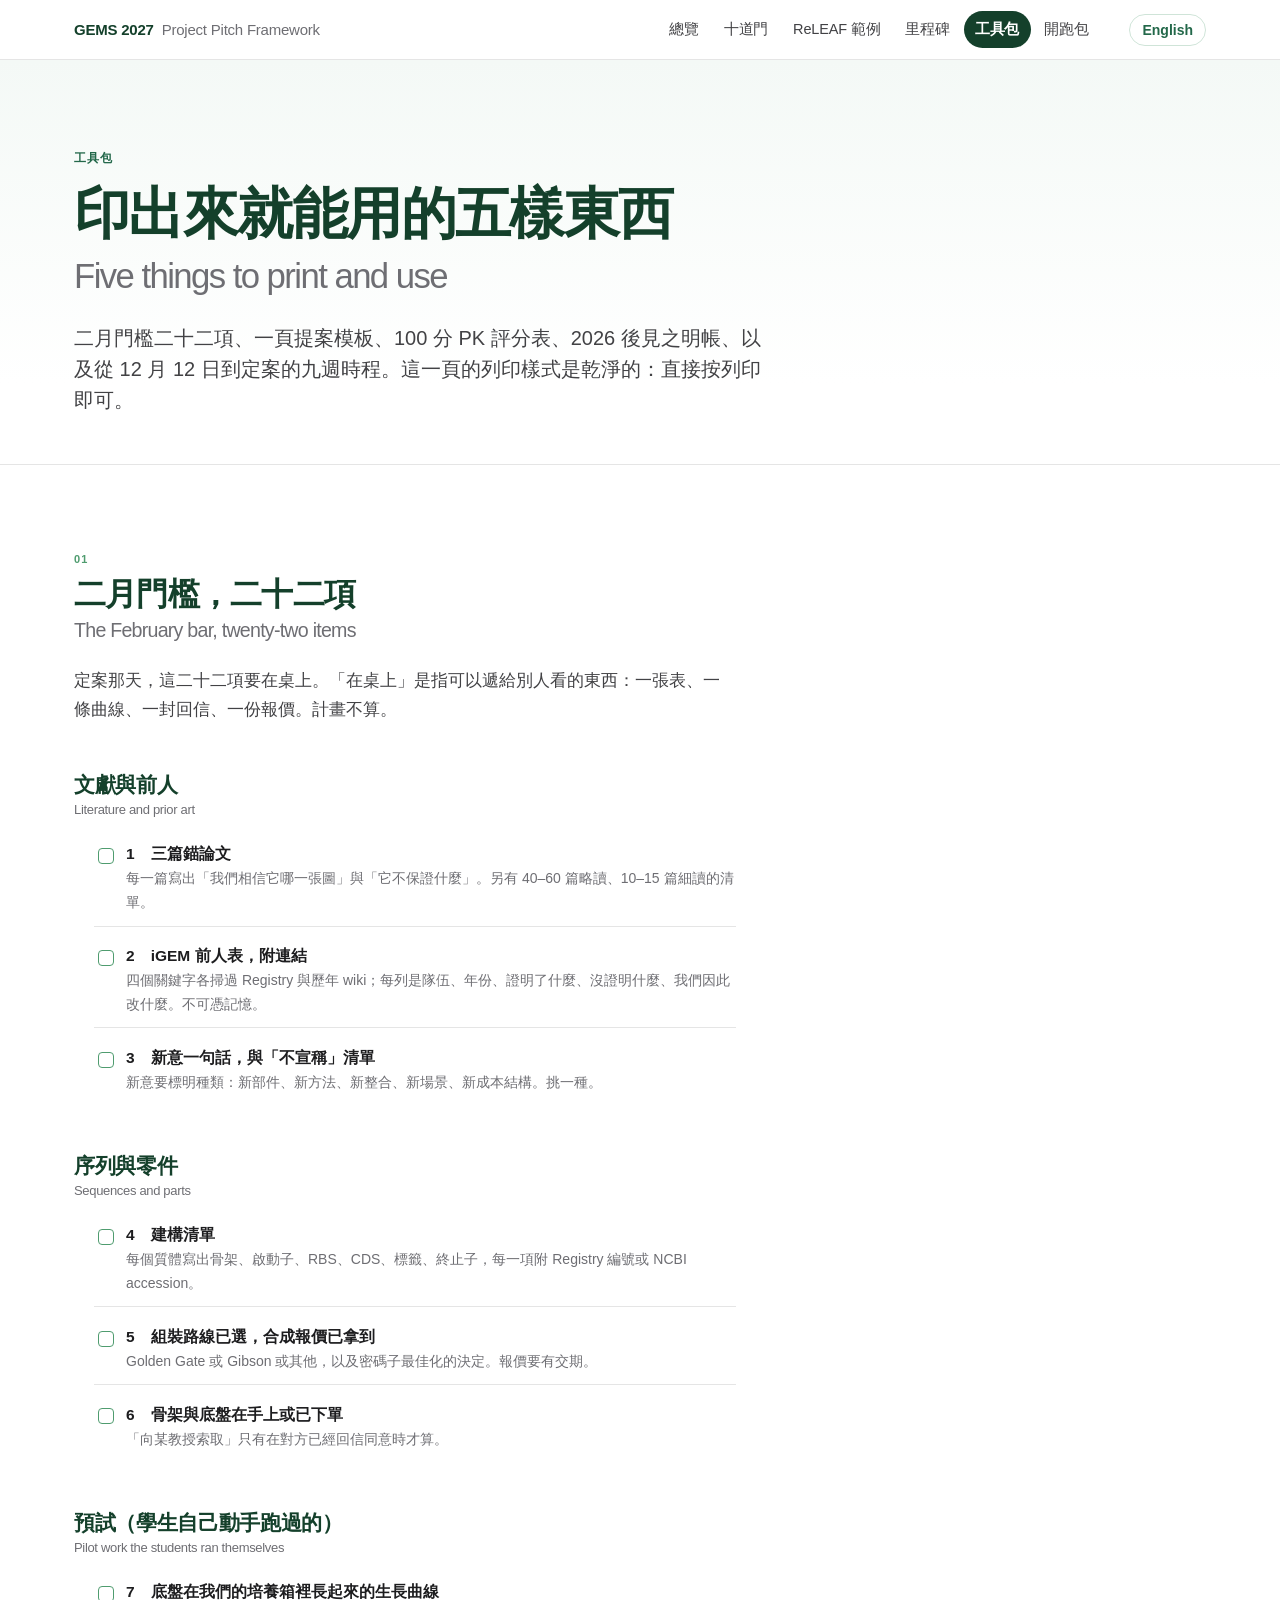
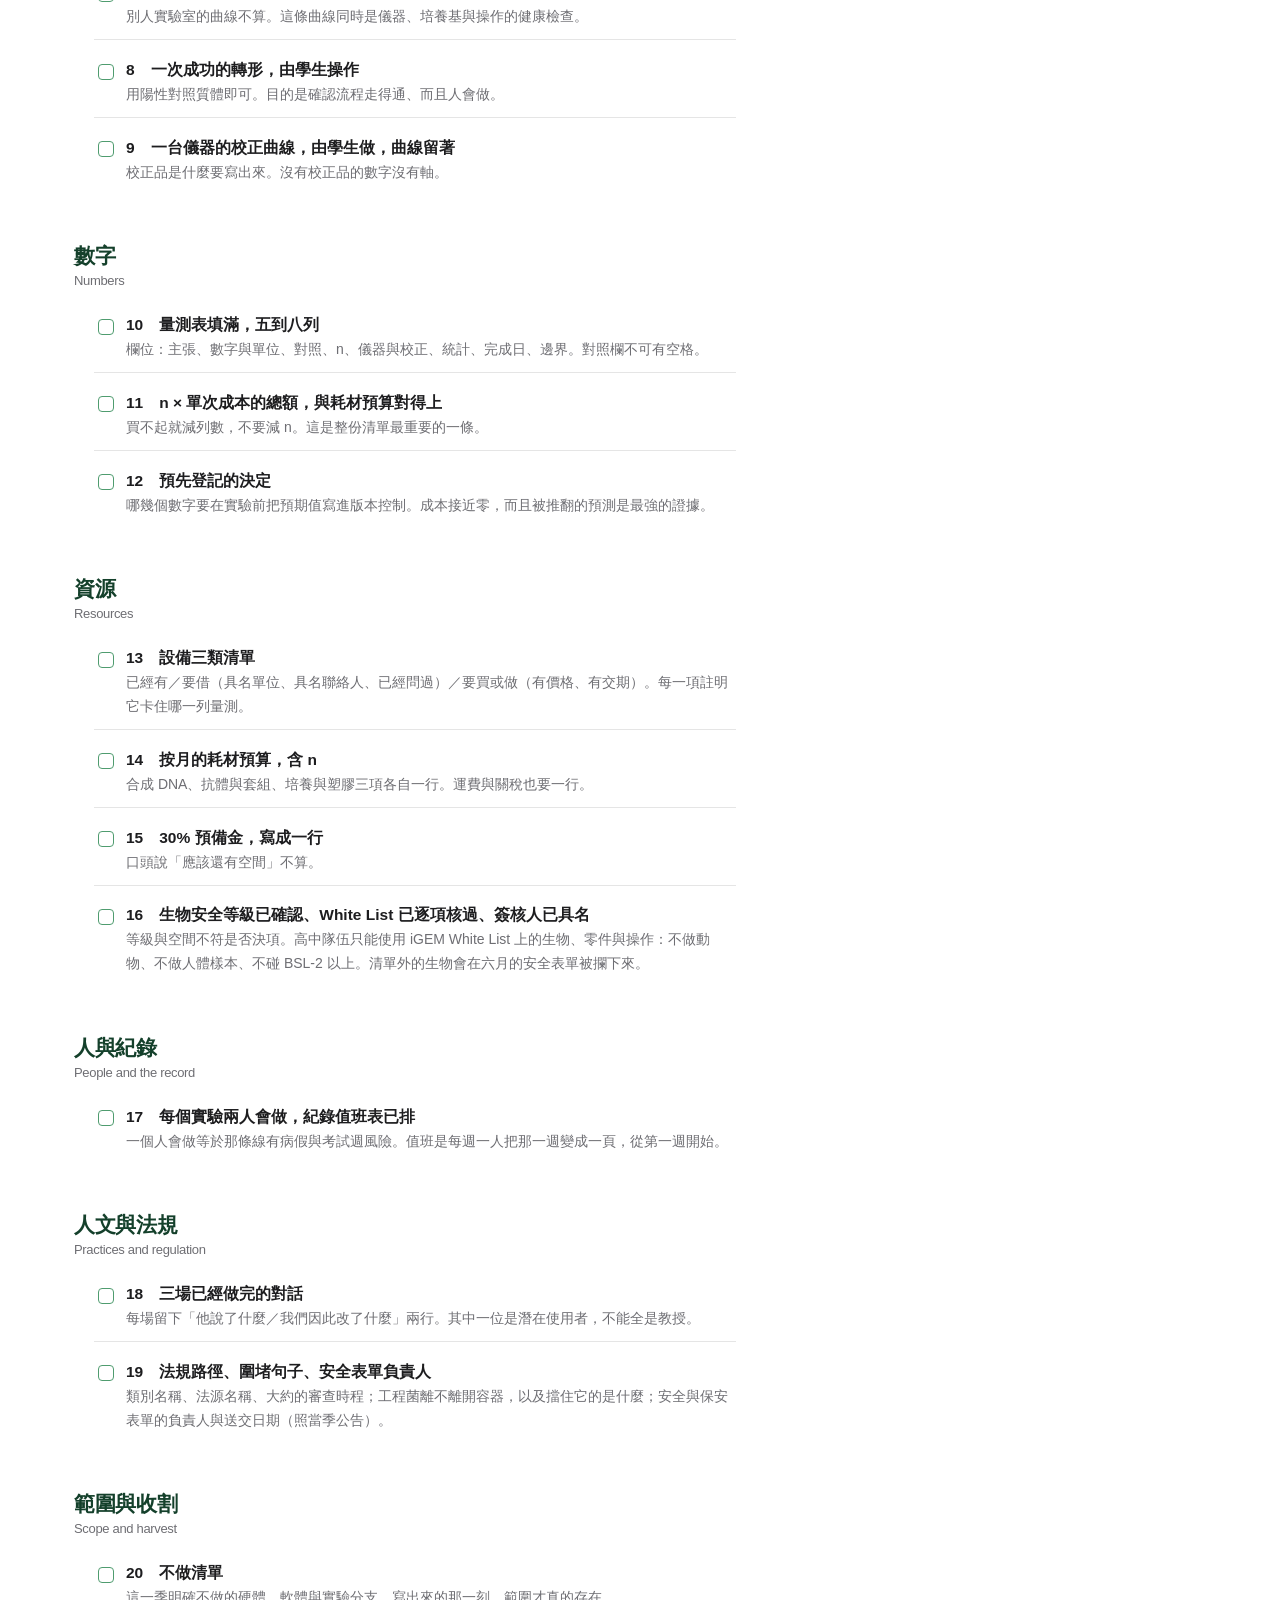
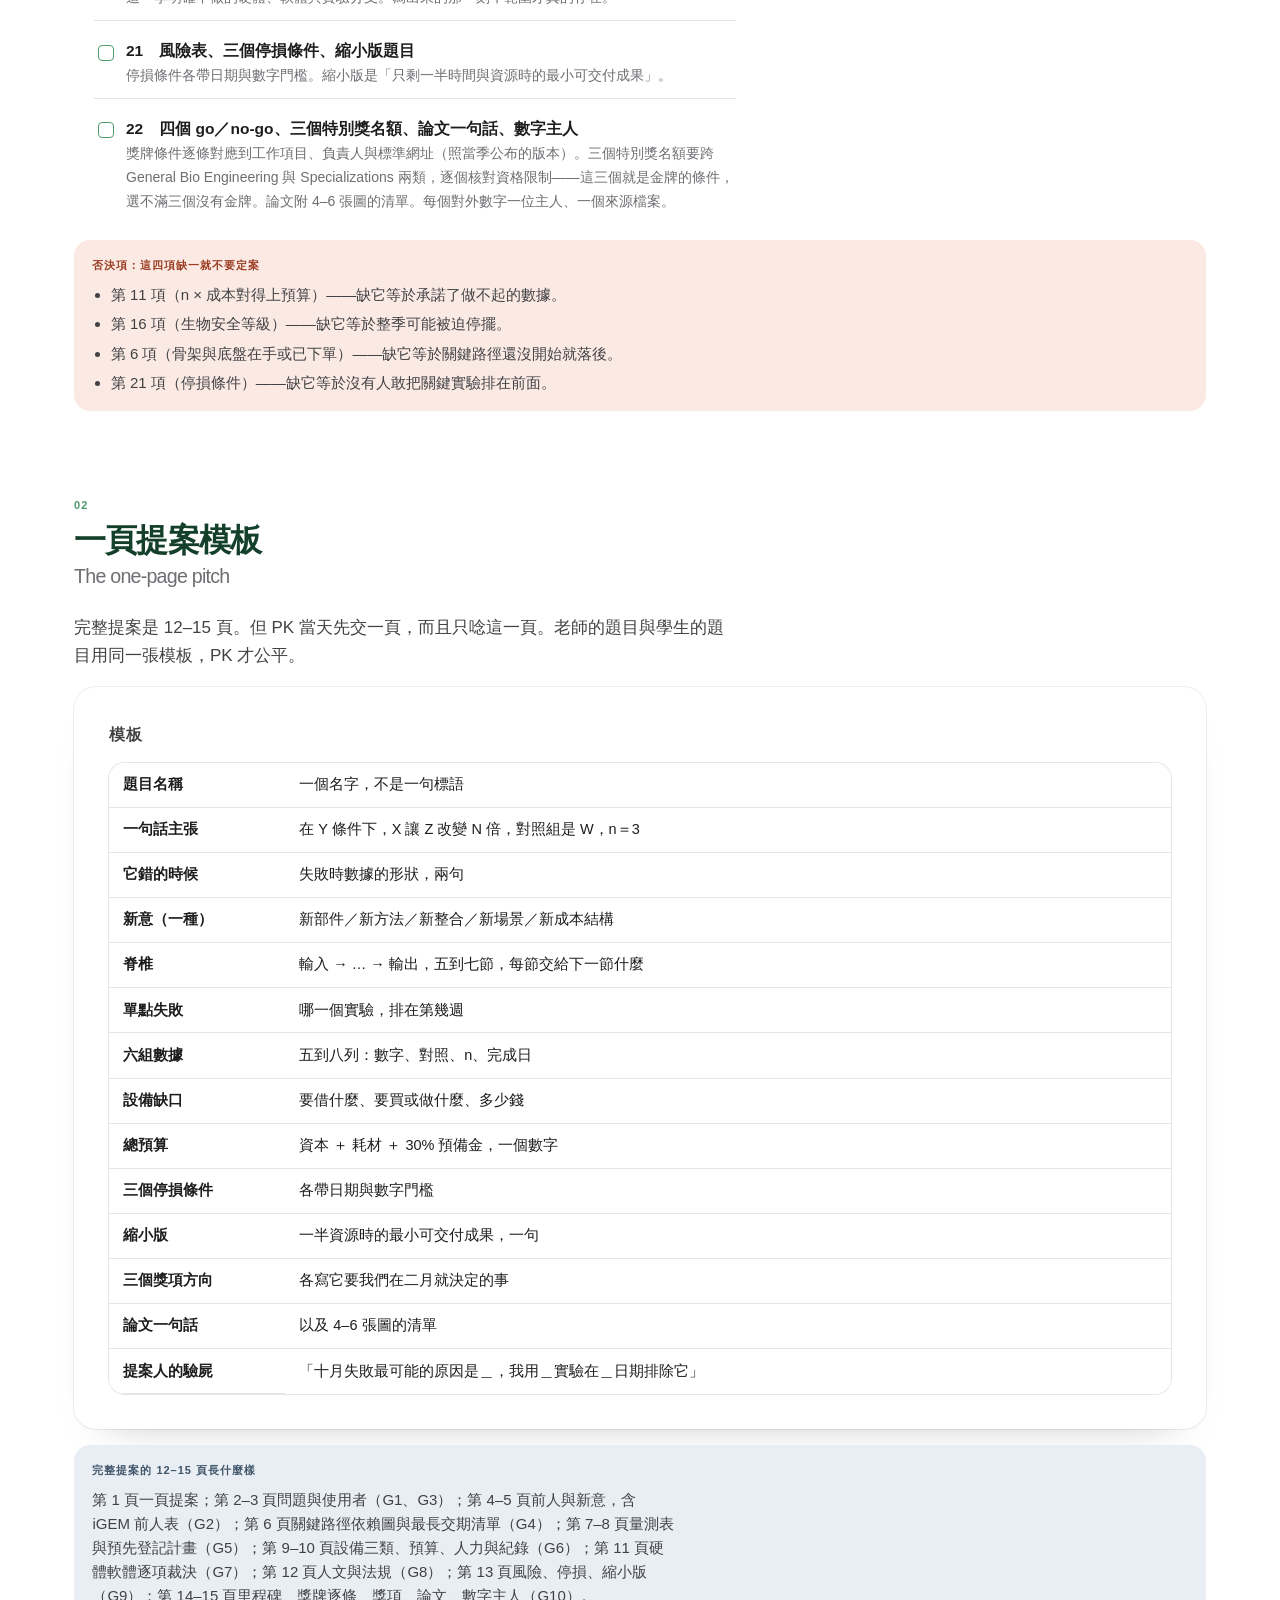
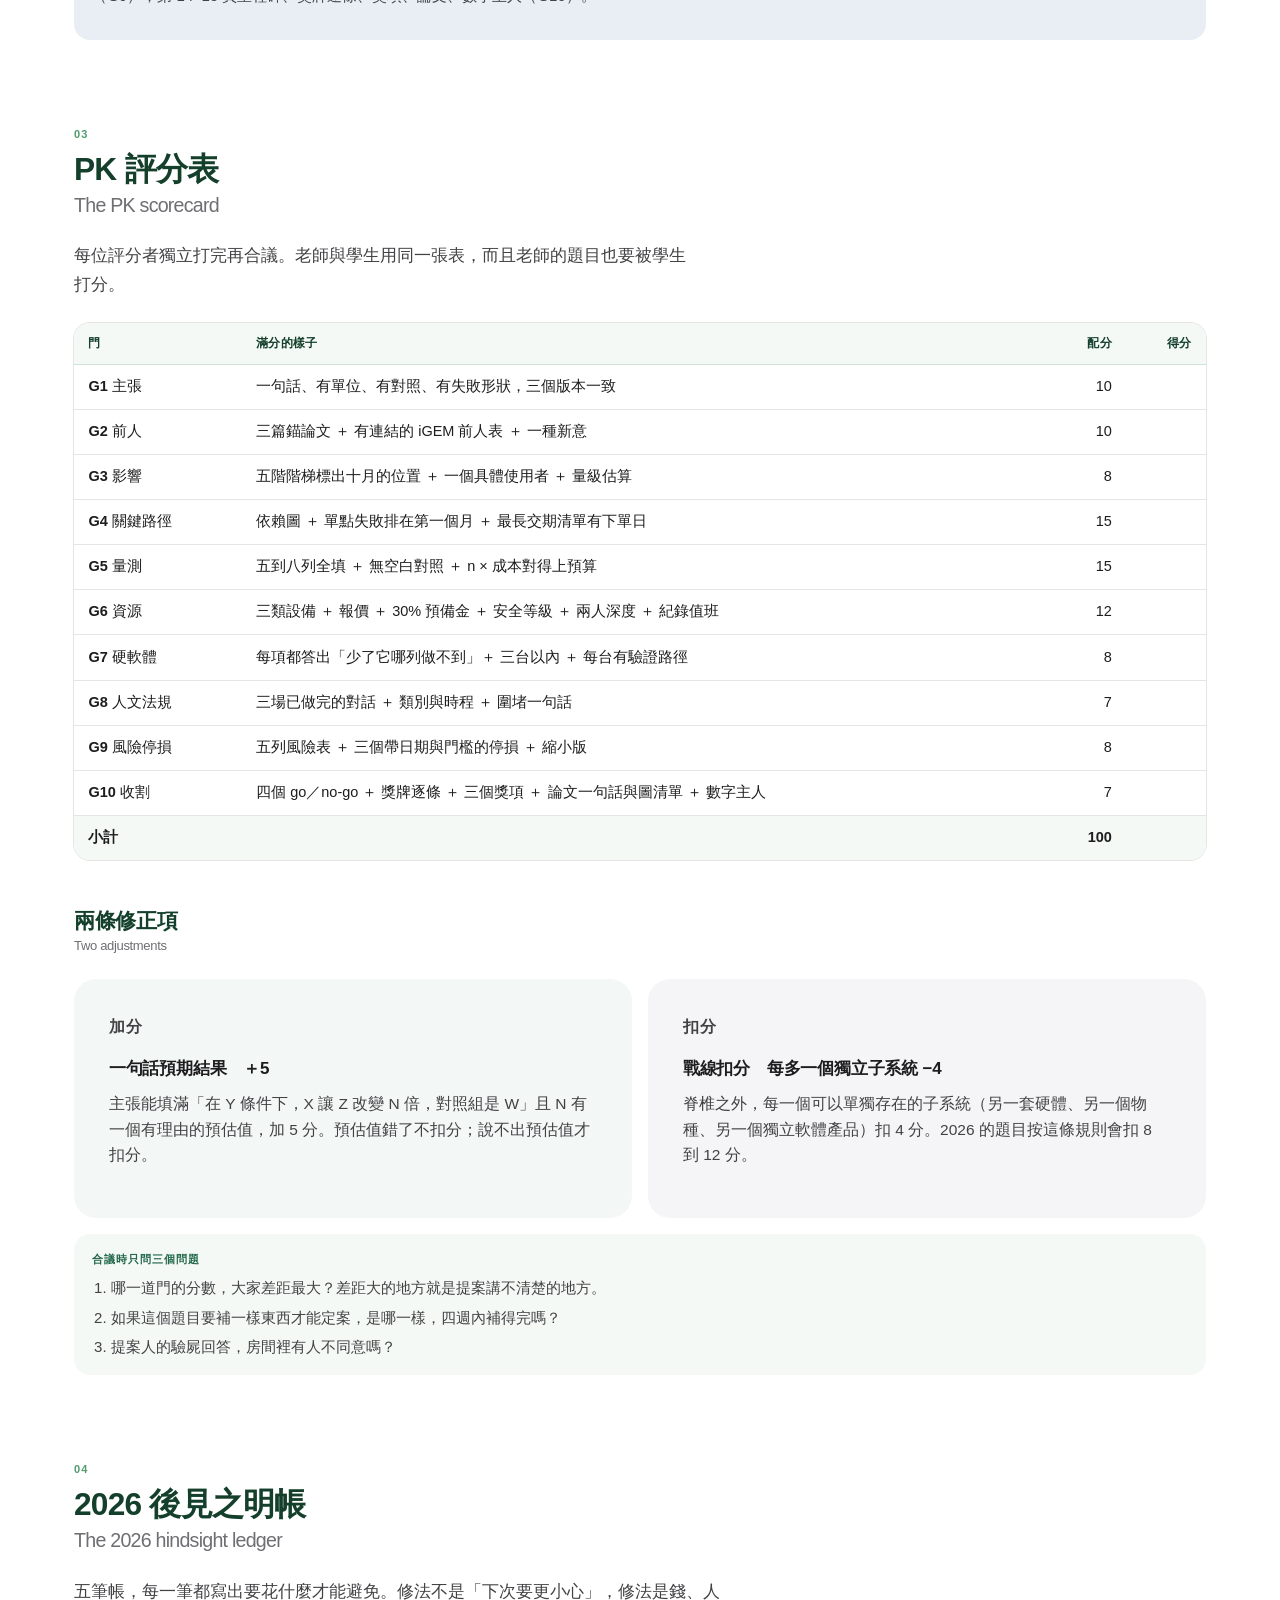
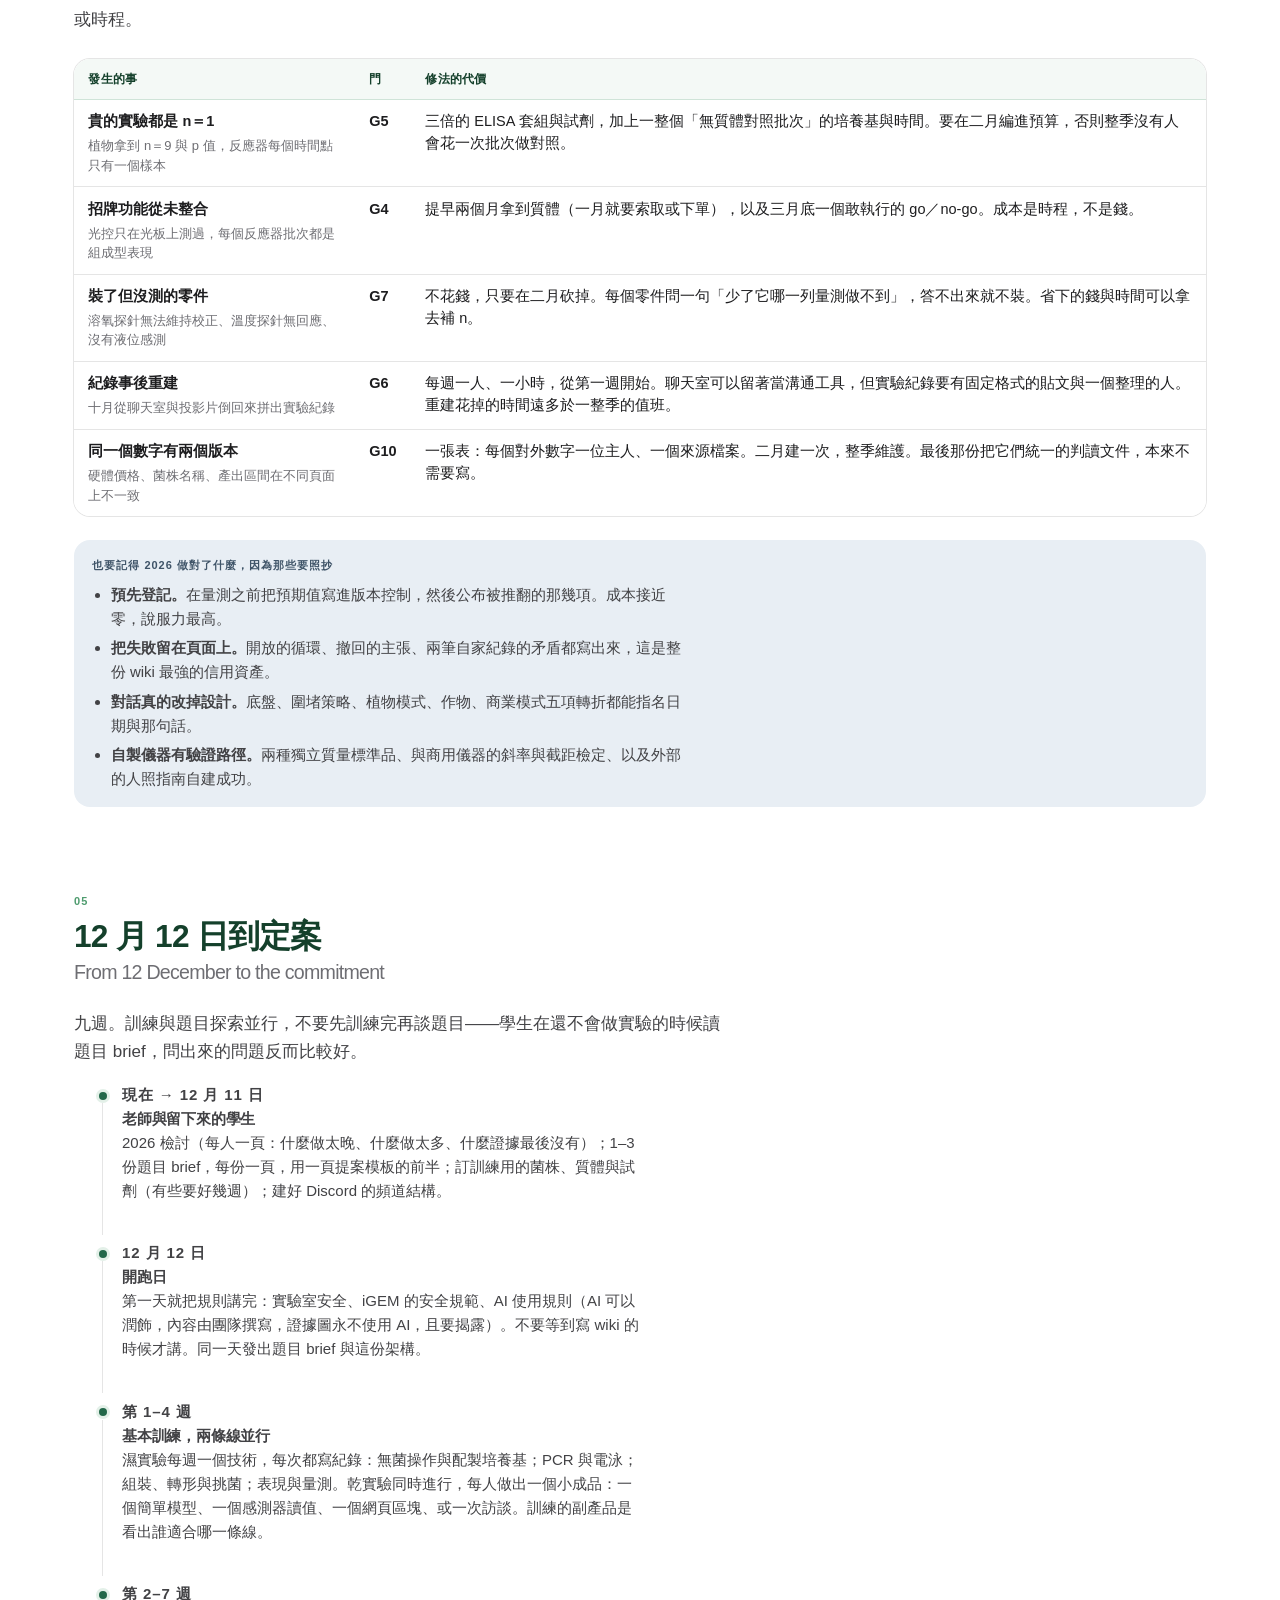
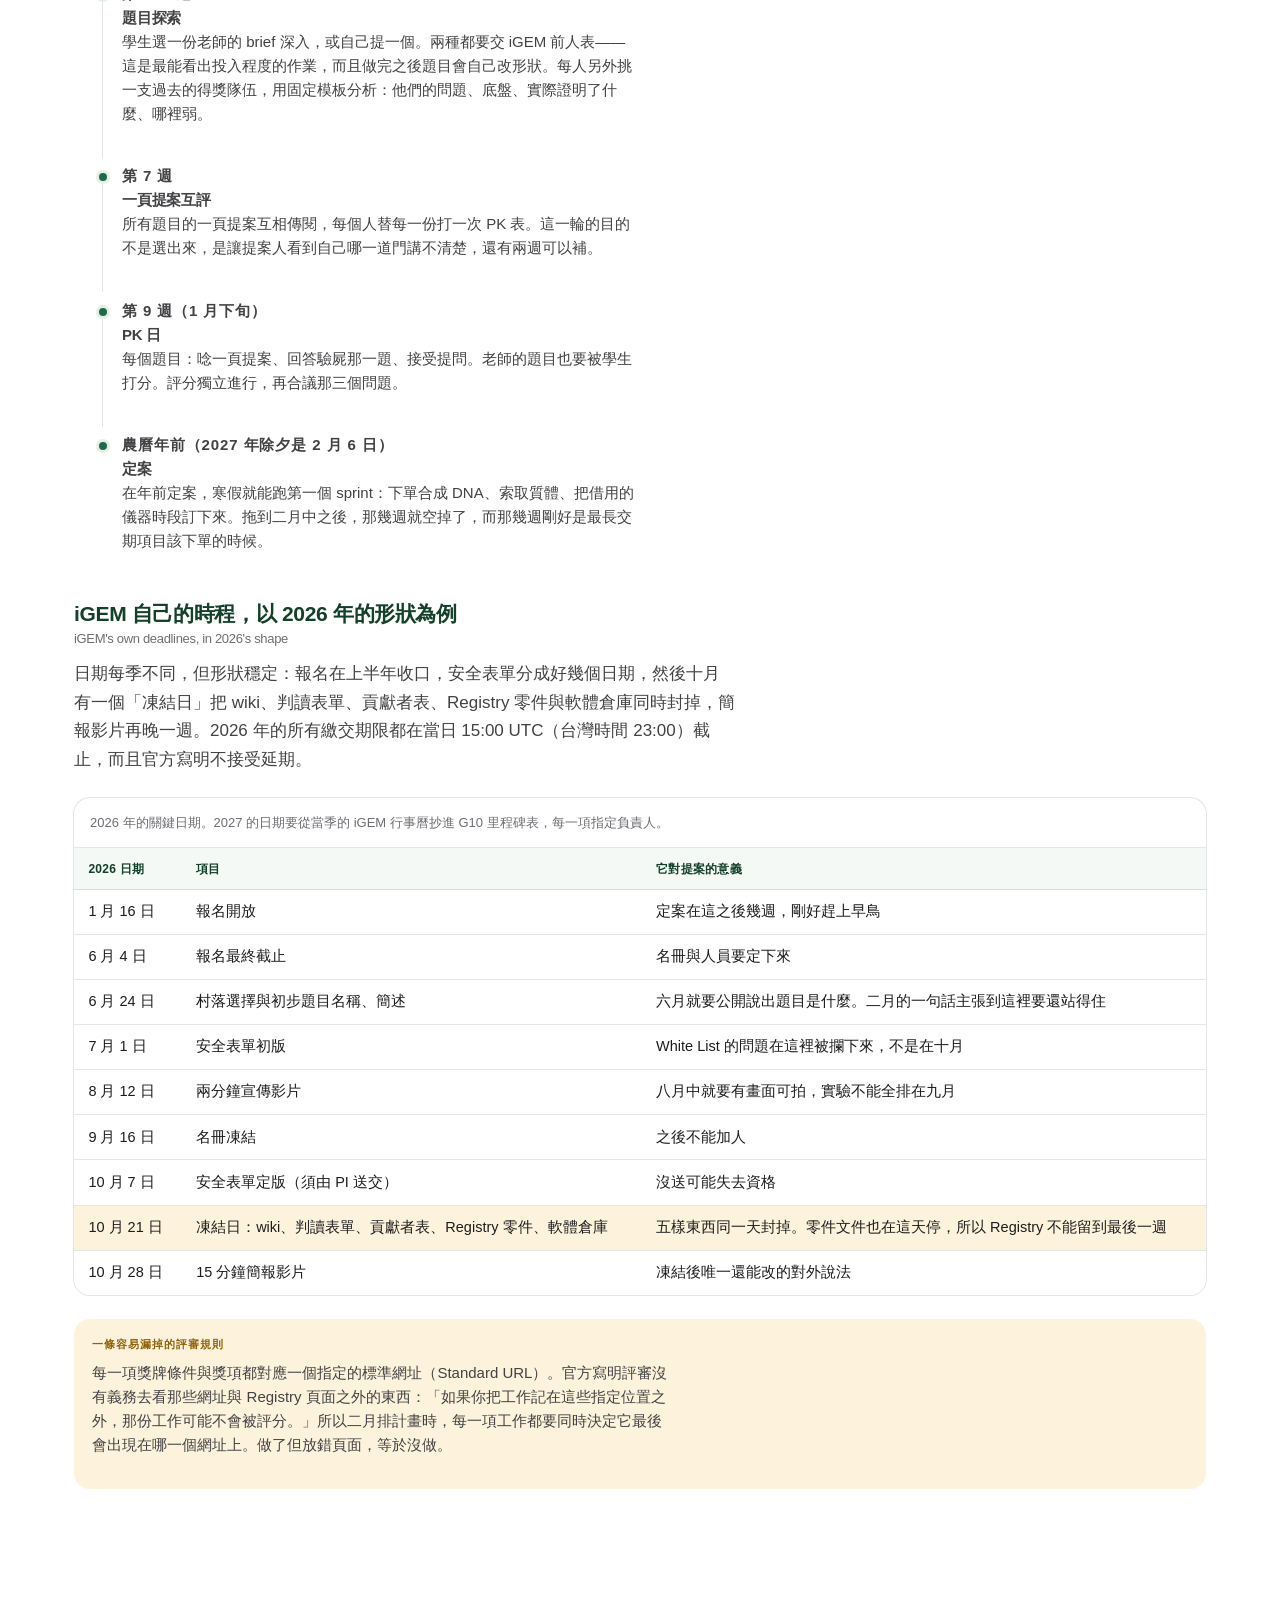
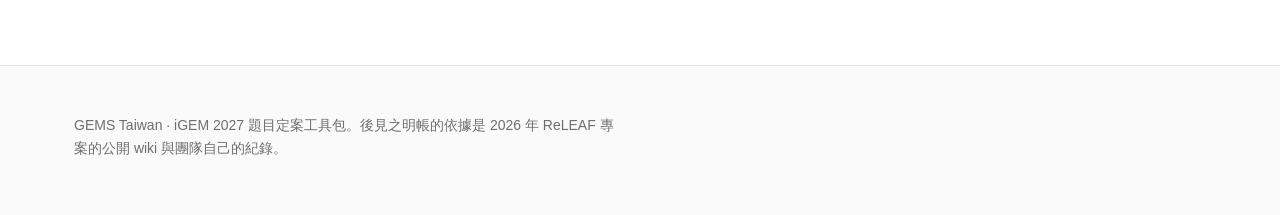
<file: toolkit/index.html>
<!DOCTYPE html>
<html lang="zh-Hant" data-lang="zh">
<head>
<meta charset="utf-8">
<meta name="viewport" content="width=device-width, initial-scale=1">
<title>工具包 · Toolkit — GEMS 2027 Pitch Framework</title>
<meta name="description" content="The February bar, the one-page pitch template, the 100-point PK scorecard, the 2026 hindsight ledger, and the calendar from kick-off to commitment.">
<link rel="stylesheet" href="../assets/css/app.css">
</head>
<body>

<header class="bar">
  <div class="bar__in">
    <a class="bar__home" href="../"><b>GEMS 2027</b> <i>Project Pitch Framework</i></a>
    <nav class="bar__nav" aria-label="Sections">
      <a href="../"><span class="l-zh">總覽</span><span class="l-en">Overview</span></a>
      <a href="../framework/"><span class="l-zh">十道門</span><span class="l-en">The gates</span></a>
      <a href="../releaf/"><span class="l-zh">ReLEAF 範例</span><span class="l-en">Example</span></a>
      <a href="../milestones/"><span class="l-zh">里程碑</span><span class="l-en">Season chart</span></a>
      <a href="../toolkit/" aria-current="page"><span class="l-zh">工具包</span><span class="l-en">Toolkit</span></a>
      <a href="../brief/"><span class="l-zh">開跑包</span><span class="l-en">Kick-off</span></a>
    </nav>
    <button class="bar__lang" type="button" data-lang-btn>English</button>
  </div>
</header>

<section class="hero">
  <div class="hero__in">
    <p class="eyebrow"><span class="l-zh">工具包</span><span class="l-en">Toolkit</span></p>
    <h1 class="bi">
      <span class="zh">印出來就能用的五樣東西</span>
      <span class="en">Five things to print and use</span>
    </h1>
    <p class="hero__lede l-zh">二月門檻二十二項、一頁提案模板、100 分 PK 評分表、2026 後見之明帳、以及從 12 月 12 日到定案的九週時程。這一頁的列印樣式是乾淨的：直接按列印即可。</p>
    <p class="hero__lede l-en">The twenty-two-item February bar, the one-page pitch template, the 100-point PK scorecard, the 2026 hindsight ledger, and the nine weeks from 12 December to the commitment. This page prints clean: use the browser's print command as it is.</p>
  </div>
</section>

<main class="wrap secs">

  <!-- ====================================================== FEB BAR ====== -->
  <section class="sec" id="feb">
    <h2 class="bi"><span class="num">01</span>
      <span class="zh">二月門檻，二十二項</span>
      <span class="en">The February bar, twenty-two items</span>
    </h2>

    <p class="l-zh">定案那天，這二十二項要在桌上。「在桌上」是指可以遞給別人看的東西：一張表、一條曲線、一封回信、一份報價。計畫不算。</p>
    <p class="l-en">On the day of the decision these twenty-two things are on the table. "On the table" means something you can hand to someone: a table, a curve, a reply, a quote. A plan does not count.</p>

    <h3 class="bi"><span class="zh">文獻與前人</span><span class="en">Literature and prior art</span></h3>
    <ul class="check">
      <li><b>1　<span class="l-zh">三篇錨論文</span><span class="l-en">Three anchor papers</span></b><em><span class="l-zh">每一篇寫出「我們相信它哪一張圖」與「它不保證什麼」。另有 40–60 篇略讀、10–15 篇細讀的清單。</span><span class="l-en">Each with the figure you trust and what it does not promise. Plus a list of 40–60 skimmed and 10–15 read closely.</span></em></li>
      <li><b>2　<span class="l-zh">iGEM 前人表，附連結</span><span class="l-en">The prior-iGEM table, with links</span></b><em><span class="l-zh">四個關鍵字各掃過 Registry 與歷年 wiki；每列是隊伍、年份、證明了什麼、沒證明什麼、我們因此改什麼。不可憑記憶。</span><span class="l-en">Four keyword sweeps across the Registry and the past wikis. One row per team: year, what they proved, what they did not, what you change. Never from memory.</span></em></li>
      <li><b>3　<span class="l-zh">新意一句話，與「不宣稱」清單</span><span class="l-en">The novelty sentence and the "we do not claim" list</span></b><em><span class="l-zh">新意要標明種類：新部件、新方法、新整合、新場景、新成本結構。挑一種。</span><span class="l-en">Label its kind: new part, new method, new integration, new setting, new cost structure. Pick one.</span></em></li>
    </ul>

    <h3 class="bi"><span class="zh">序列與零件</span><span class="en">Sequences and parts</span></h3>
    <ul class="check">
      <li><b>4　<span class="l-zh">建構清單</span><span class="l-en">The construct list</span></b><em><span class="l-zh">每個質體寫出骨架、啟動子、RBS、CDS、標籤、終止子，每一項附 Registry 編號或 NCBI accession。</span><span class="l-en">Per plasmid: backbone, promoter, RBS, CDS, tags, terminator, each with a Registry number or an NCBI accession.</span></em></li>
      <li><b>5　<span class="l-zh">組裝路線已選，合成報價已拿到</span><span class="l-en">Assembly route chosen, synthesis quote in hand</span></b><em><span class="l-zh">Golden Gate 或 Gibson 或其他，以及密碼子最佳化的決定。報價要有交期。</span><span class="l-en">Golden Gate, Gibson or other, plus the codon-optimisation decision. The quote carries a lead time.</span></em></li>
      <li><b>6　<span class="l-zh">骨架與底盤在手上或已下單</span><span class="l-en">Backbone and chassis in the lab or ordered</span></b><em><span class="l-zh">「向某教授索取」只有在對方已經回信同意時才算。</span><span class="l-en">"Requesting it from a professor" counts only once they have replied yes.</span></em></li>
    </ul>

    <h3 class="bi"><span class="zh">預試（學生自己動手跑過的）</span><span class="en">Pilot work the students ran themselves</span></h3>
    <ul class="check">
      <li><b>7　<span class="l-zh">底盤在我們的培養箱裡長起來的生長曲線</span><span class="l-en">A growth curve of the chassis in our own incubator</span></b><em><span class="l-zh">別人實驗室的曲線不算。這條曲線同時是儀器、培養基與操作的健康檢查。</span><span class="l-en">Someone else's curve does not count. This curve also health-checks the instrument, the media and the technique.</span></em></li>
      <li><b>8　<span class="l-zh">一次成功的轉形，由學生操作</span><span class="l-en">One successful transformation, done by a student</span></b><em><span class="l-zh">用陽性對照質體即可。目的是確認流程走得通、而且人會做。</span><span class="l-en">A positive-control plasmid is fine. The point is that the workflow runs and a person can do it.</span></em></li>
      <li><b>9　<span class="l-zh">一台儀器的校正曲線，由學生做，曲線留著</span><span class="l-en">One instrument calibrated by a student, with the curve kept</span></b><em><span class="l-zh">校正品是什麼要寫出來。沒有校正品的數字沒有軸。</span><span class="l-en">Name the standard. A number with no standard has no axis.</span></em></li>
    </ul>

    <h3 class="bi"><span class="zh">數字</span><span class="en">Numbers</span></h3>
    <ul class="check">
      <li><b>10　<span class="l-zh">量測表填滿，五到八列</span><span class="l-en">The measurement table, five to eight rows</span></b><em><span class="l-zh">欄位：主張、數字與單位、對照、n、儀器與校正、統計、完成日、邊界。對照欄不可有空格。</span><span class="l-en">Columns: claim, number and unit, control, n, instrument and calibration, statistic, done-by, boundary. No blanks in the control column.</span></em></li>
      <li><b>11　<span class="l-zh">n × 單次成本的總額，與耗材預算對得上</span><span class="l-en">n × unit cost, summed, reconciled with the consumables budget</span></b><em><span class="l-zh">買不起就減列數，不要減 n。這是整份清單最重要的一條。</span><span class="l-en">If it is unaffordable, cut rows, not n. This is the most important line on the list.</span></em></li>
      <li><b>12　<span class="l-zh">預先登記的決定</span><span class="l-en">The pre-registration decision</span></b><em><span class="l-zh">哪幾個數字要在實驗前把預期值寫進版本控制。成本接近零，而且被推翻的預測是最強的證據。</span><span class="l-en">Which numbers get expected values committed to version control before the run. It costs almost nothing, and an overturned prediction is the strongest evidence there is.</span></em></li>
    </ul>

    <h3 class="bi"><span class="zh">資源</span><span class="en">Resources</span></h3>
    <ul class="check">
      <li><b>13　<span class="l-zh">設備三類清單</span><span class="l-en">The three-class equipment list</span></b><em><span class="l-zh">已經有／要借（具名單位、具名聯絡人、已經問過）／要買或做（有價格、有交期）。每一項註明它卡住哪一列量測。</span><span class="l-en">Have / borrow (named institution, named contact, already asked) / buy or build (price and lead time). Each noting which measurement it blocks.</span></em></li>
      <li><b>14　<span class="l-zh">按月的耗材預算，含 n</span><span class="l-en">A month-by-month consumables budget carrying the n</span></b><em><span class="l-zh">合成 DNA、抗體與套組、培養與塑膠三項各自一行。運費與關稅也要一行。</span><span class="l-en">Synthesised DNA, antibodies and kits, culture and plastics each get a row. So do shipping and duty.</span></em></li>
      <li><b>15　<span class="l-zh">30% 預備金，寫成一行</span><span class="l-en">A 30% contingency, written as a line</span></b><em><span class="l-zh">口頭說「應該還有空間」不算。</span><span class="l-en">Saying "there should be room" does not count.</span></em></li>
      <li><b>16　<span class="l-zh">生物安全等級已確認、White List 已逐項核過、簽核人已具名</span><span class="l-en">Biosafety level settled, White List checked item by item, signer named</span></b><em><span class="l-zh">等級與空間不符是否決項。高中隊伍只能使用 iGEM White List 上的生物、零件與操作：不做動物、不做人體樣本、不碰 BSL-2 以上。清單外的生物會在六月的安全表單被攔下來。</span><span class="l-en">A mismatch between the level and the space is a reject. High-school teams may only use organisms, parts and activities on the iGEM White List: no animals, no human samples, nothing at BSL-2 or above. An organism off the list is caught by the June safety form.</span></em></li>
    </ul>

    <h3 class="bi"><span class="zh">人與紀錄</span><span class="en">People and the record</span></h3>
    <ul class="check">
      <li><b>17　<span class="l-zh">每個實驗兩人會做，紀錄值班表已排</span><span class="l-en">Two people per experiment, record rota set</span></b><em><span class="l-zh">一個人會做等於那條線有病假與考試週風險。值班是每週一人把那一週變成一頁，從第一週開始。</span><span class="l-en">One owner means that line has a sick-day and exam-week risk. The rota is one person a week turning that week into one page, from week one.</span></em></li>
    </ul>

    <h3 class="bi"><span class="zh">人文與法規</span><span class="en">Practices and regulation</span></h3>
    <ul class="check">
      <li><b>18　<span class="l-zh">三場已經做完的對話</span><span class="l-en">Three conversations already held</span></b><em><span class="l-zh">每場留下「他說了什麼／我們因此改了什麼」兩行。其中一位是潛在使用者，不能全是教授。</span><span class="l-en">Each leaving two lines: what they said, what you changed. One of the three is a potential user; they cannot all be professors.</span></em></li>
      <li><b>19　<span class="l-zh">法規路徑、圍堵句子、安全表單負責人</span><span class="l-en">Regulatory route, containment sentence, safety-form owner</span></b><em><span class="l-zh">類別名稱、法源名稱、大約的審查時程；工程菌離不離開容器，以及擋住它的是什麼；安全與保安表單的負責人與送交日期（照當季公告）。</span><span class="l-en">The category, the statute, the approximate clock; whether the cells leave the vessel and what stops them; an owner and a date for the Safety &amp; Security forms, per the current season's deadlines.</span></em></li>
    </ul>

    <h3 class="bi"><span class="zh">範圍與收割</span><span class="en">Scope and harvest</span></h3>
    <ul class="check">
      <li><b>20　<span class="l-zh">不做清單</span><span class="l-en">The not-doing list</span></b><em><span class="l-zh">這一季明確不做的硬體、軟體與實驗分支。寫出來的那一刻，範圍才真的存在。</span><span class="l-en">The hardware, software and experimental branches this season will not do. Scope exists only once it is written.</span></em></li>
      <li><b>21　<span class="l-zh">風險表、三個停損條件、縮小版題目</span><span class="l-en">Risk table, three kill criteria, de-scoped version</span></b><em><span class="l-zh">停損條件各帶日期與數字門檻。縮小版是「只剩一半時間與資源時的最小可交付成果」。</span><span class="l-en">Each kill criterion with a date and a numeric threshold. The de-scoped version is the minimum deliverable on half the time and half the resources.</span></em></li>
      <li><b>22　<span class="l-zh">四個 go／no-go、三個特別獎名額、論文一句話、數字主人</span><span class="l-en">Four go/no-go dates, the three Special Award slots, the novelty sentence, number owners</span></b><em><span class="l-zh">獎牌條件逐條對應到工作項目、負責人與標準網址（照當季公布的版本）。三個特別獎名額要跨 General Bio Engineering 與 Specializations 兩類，逐個核對資格限制——這三個就是金牌的條件，選不滿三個沒有金牌。論文附 4–6 張圖的清單。每個對外數字一位主人、一個來源檔案。</span><span class="l-en">Medal criteria mapped line by line to work items, owners and Standard URLs, against the current season's published version. The three Special Award slots span General Bio Engineering and Specializations, with eligibility checked one by one — those three are the Gold criterion, and fewer than three means no Gold. The paper comes with its four-to-six figure list. Every published number has one owner and one source file.</span></em></li>
    </ul>

    <div class="box box--flag">
      <h5><span class="l-zh">否決項：這四項缺一就不要定案</span><span class="l-en">Rejects: missing any one of these four means do not commit</span></h5>
      <ul>
        <li class="l-zh">第 11 項（n × 成本對得上預算）——缺它等於承諾了做不起的數據。</li>
        <li class="l-zh">第 16 項（生物安全等級）——缺它等於整季可能被迫停擺。</li>
        <li class="l-zh">第 6 項（骨架與底盤在手或已下單）——缺它等於關鍵路徑還沒開始就落後。</li>
        <li class="l-zh">第 21 項（停損條件）——缺它等於沒有人敢把關鍵實驗排在前面。</li>
        <li class="l-en">Item 11, n × cost reconciled: without it you have promised data you cannot afford.</li>
        <li class="l-en">Item 16, biosafety level: without it the season can be stopped outright.</li>
        <li class="l-en">Item 6, backbone and chassis in hand or ordered: without it the critical path is behind before it starts.</li>
        <li class="l-en">Item 21, kill criteria: without them nobody dares schedule the decisive experiment first.</li>
      </ul>
    </div>
  </section>

  <!-- ===================================================== ONE PAGER ===== -->
  <section class="sec" id="onepager">
    <h2 class="bi"><span class="num">02</span>
      <span class="zh">一頁提案模板</span>
      <span class="en">The one-page pitch</span>
    </h2>

    <p class="l-zh">完整提案是 12–15 頁。但 PK 當天先交一頁，而且只唸這一頁。老師的題目與學生的題目用同一張模板，PK 才公平。</p>
    <p class="l-en">The full pitch runs 12 to 15 pages. On PK day you hand over one page and you read only that page. The instructors' projects and the students' projects use the same template, which is what makes the PK fair.</p>

    <div class="card card--white">
      <p class="card__k"><span class="l-zh">模板</span><span class="l-en">Template</span></p>
      <div class="tw" style="margin-top:0">
        <table>
          <tbody>
            <tr><th style="width:11rem"><span class="l-zh">題目名稱</span><span class="l-en">Project name</span></th><td><span class="l-zh">一個名字，不是一句標語</span><span class="l-en">a name, not a slogan</span></td></tr>
            <tr><th><span class="l-zh">一句話主張</span><span class="l-en">The claim</span></th><td><span class="l-zh">在 Y 條件下，X 讓 Z 改變 N 倍，對照組是 W，n＝3</span><span class="l-en">under Y, X changes Z by N-fold against control W, n = 3</span></td></tr>
            <tr><th><span class="l-zh">它錯的時候</span><span class="l-en">When it is wrong</span></th><td><span class="l-zh">失敗時數據的形狀，兩句</span><span class="l-en">the shape of the failing data, two sentences</span></td></tr>
            <tr><th><span class="l-zh">新意（一種）</span><span class="l-en">The increment, one kind</span></th><td><span class="l-zh">新部件／新方法／新整合／新場景／新成本結構</span><span class="l-en">new part / method / integration / setting / cost structure</span></td></tr>
            <tr><th><span class="l-zh">脊椎</span><span class="l-en">The spine</span></th><td><span class="l-zh">輸入 → … → 輸出，五到七節，每節交給下一節什麼</span><span class="l-en">input → … → output, five to seven links, each handing on something</span></td></tr>
            <tr><th><span class="l-zh">單點失敗</span><span class="l-en">Single point of failure</span></th><td><span class="l-zh">哪一個實驗，排在第幾週</span><span class="l-en">which experiment, in which week</span></td></tr>
            <tr><th><span class="l-zh">六組數據</span><span class="l-en">The data sets</span></th><td><span class="l-zh">五到八列：數字、對照、n、完成日</span><span class="l-en">five to eight rows: number, control, n, done-by</span></td></tr>
            <tr><th><span class="l-zh">設備缺口</span><span class="l-en">Equipment gap</span></th><td><span class="l-zh">要借什麼、要買或做什麼、多少錢</span><span class="l-en">what is borrowed, what is bought or built, what it costs</span></td></tr>
            <tr><th><span class="l-zh">總預算</span><span class="l-en">Budget</span></th><td><span class="l-zh">資本 ＋ 耗材 ＋ 30% 預備金，一個數字</span><span class="l-en">capital + consumables + 30% contingency, as one number</span></td></tr>
            <tr><th><span class="l-zh">三個停損條件</span><span class="l-en">Three kill criteria</span></th><td><span class="l-zh">各帶日期與數字門檻</span><span class="l-en">each with a date and a threshold</span></td></tr>
            <tr><th><span class="l-zh">縮小版</span><span class="l-en">De-scoped version</span></th><td><span class="l-zh">一半資源時的最小可交付成果，一句</span><span class="l-en">the minimum deliverable on half the resources, one sentence</span></td></tr>
            <tr><th><span class="l-zh">三個獎項方向</span><span class="l-en">Three prize directions</span></th><td><span class="l-zh">各寫它要我們在二月就決定的事</span><span class="l-en">each with what it makes you decide in February</span></td></tr>
            <tr><th><span class="l-zh">論文一句話</span><span class="l-en">The paper's sentence</span></th><td><span class="l-zh">以及 4–6 張圖的清單</span><span class="l-en">plus the four-to-six figure list</span></td></tr>
            <tr><th><span class="l-zh">提案人的驗屍</span><span class="l-en">The proposer's pre-mortem</span></th><td><span class="l-zh">「十月失敗最可能的原因是＿，我用＿實驗在＿日期排除它」</span><span class="l-en">"the most likely reason this has failed by October is ＿; I rule it out with ＿ on ＿"</span></td></tr>
          </tbody>
        </table>
      </div>
    </div>

    <div class="box box--note">
      <h5><span class="l-zh">完整提案的 12–15 頁長什麼樣</span><span class="l-en">What the full 12–15 pages hold</span></h5>
      <p class="l-zh">第 1 頁一頁提案；第 2–3 頁問題與使用者（G1、G3）；第 4–5 頁前人與新意，含 iGEM 前人表（G2）；第 6 頁關鍵路徑依賴圖與最長交期清單（G4）；第 7–8 頁量測表與預先登記計畫（G5）；第 9–10 頁設備三類、預算、人力與紀錄（G6）；第 11 頁硬體軟體逐項裁決（G7）；第 12 頁人文與法規（G8）；第 13 頁風險、停損、縮小版（G9）；第 14–15 頁里程碑、獎牌逐條、獎項、論文、數字主人（G10）。</p>
      <p class="l-en">Page 1, the one-pager. Pages 2–3, the problem and the user (G1, G3). Pages 4–5, prior art and the increment, including the prior-iGEM table (G2). Page 6, the critical-path dependency graph and the long-lead list (G4). Pages 7–8, the measurement table and the pre-registration plan (G5). Pages 9–10, the three-class equipment list, the budget, staffing and the record (G6). Page 11, the hardware and software verdicts item by item (G7). Page 12, practices and regulation (G8). Page 13, risk, kill criteria and the de-scoped version (G9). Pages 14–15, milestones, the medal criteria line by line, prizes, the paper and number owners (G10).</p>
    </div>
  </section>

  <!-- ==================================================== SCORECARD ====== -->
  <section class="sec" id="score">
    <h2 class="bi"><span class="num">03</span>
      <span class="zh">PK 評分表</span>
      <span class="en">The PK scorecard</span>
    </h2>

    <p class="l-zh">每位評分者獨立打完再合議。老師與學生用同一張表，而且老師的題目也要被學生打分。</p>
    <p class="l-en">Everyone scores independently, then the room discusses. Instructors and students use the same sheet, and the instructors' projects are scored by the students too.</p>

    <div class="tw">
      <table>
        <thead><tr>
          <th><span class="l-zh">門</span><span class="l-en">Gate</span></th>
          <th><span class="l-zh">滿分的樣子</span><span class="l-en">What full marks looks like</span></th>
          <th class="num-c"><span class="l-zh">配分</span><span class="l-en">Max</span></th>
          <th class="num-c"><span class="l-zh">得分</span><span class="l-en">Score</span></th>
        </tr></thead>
        <tbody>
          <tr><td class="nowrap"><b>G1</b> <span class="l-zh">主張</span><span class="l-en">Claim</span></td>
              <td><span class="l-zh">一句話、有單位、有對照、有失敗形狀，三個版本一致</span><span class="l-en">one sentence with units, a control and a failure shape; three descriptions agree</span></td><td class="num-c">10</td><td class="num-c"></td></tr>
          <tr><td class="nowrap"><b>G2</b> <span class="l-zh">前人</span><span class="l-en">Prior art</span></td>
              <td><span class="l-zh">三篇錨論文 ＋ 有連結的 iGEM 前人表 ＋ 一種新意</span><span class="l-en">three anchors, a linked prior-iGEM table, one kind of increment</span></td><td class="num-c">10</td><td class="num-c"></td></tr>
          <tr><td class="nowrap"><b>G3</b> <span class="l-zh">影響</span><span class="l-en">Impact</span></td>
              <td><span class="l-zh">五階階梯標出十月的位置 ＋ 一個具體使用者 ＋ 量級估算</span><span class="l-en">the five-rung ladder with October marked, one specific user, an order-of-magnitude estimate</span></td><td class="num-c">8</td><td class="num-c"></td></tr>
          <tr><td class="nowrap"><b>G4</b> <span class="l-zh">關鍵路徑</span><span class="l-en">Critical path</span></td>
              <td><span class="l-zh">依賴圖 ＋ 單點失敗排在第一個月 ＋ 最長交期清單有下單日</span><span class="l-en">a dependency graph, the single point of failure inside month one, a long-lead list with order dates</span></td><td class="num-c">15</td><td class="num-c"></td></tr>
          <tr><td class="nowrap"><b>G5</b> <span class="l-zh">量測</span><span class="l-en">Measurement</span></td>
              <td><span class="l-zh">五到八列全填 ＋ 無空白對照 ＋ n × 成本對得上預算</span><span class="l-en">five to eight rows filled, no blank controls, n × cost reconciled</span></td><td class="num-c">15</td><td class="num-c"></td></tr>
          <tr><td class="nowrap"><b>G6</b> <span class="l-zh">資源</span><span class="l-en">Resources</span></td>
              <td><span class="l-zh">三類設備 ＋ 報價 ＋ 30% 預備金 ＋ 安全等級 ＋ 兩人深度 ＋ 紀錄值班</span><span class="l-en">three classes with quotes, 30% contingency, biosafety level, two-deep staffing, a record rota</span></td><td class="num-c">12</td><td class="num-c"></td></tr>
          <tr><td class="nowrap"><b>G7</b> <span class="l-zh">硬軟體</span><span class="l-en">Hardware</span></td>
              <td><span class="l-zh">每項都答出「少了它哪列做不到」＋ 三台以內 ＋ 每台有驗證路徑</span><span class="l-en">every item names the row that dies without it; three at most; each has a validation route</span></td><td class="num-c">8</td><td class="num-c"></td></tr>
          <tr><td class="nowrap"><b>G8</b> <span class="l-zh">人文法規</span><span class="l-en">Practices</span></td>
              <td><span class="l-zh">三場已做完的對話 ＋ 類別與時程 ＋ 圍堵一句話</span><span class="l-en">three conversations already held, the category and its clock, containment in one sentence</span></td><td class="num-c">7</td><td class="num-c"></td></tr>
          <tr><td class="nowrap"><b>G9</b> <span class="l-zh">風險停損</span><span class="l-en">Risk</span></td>
              <td><span class="l-zh">五列風險表 ＋ 三個帶日期與門檻的停損 ＋ 縮小版</span><span class="l-en">a five-row risk table, three dated kill criteria with thresholds, a de-scoped version</span></td><td class="num-c">8</td><td class="num-c"></td></tr>
          <tr><td class="nowrap"><b>G10</b> <span class="l-zh">收割</span><span class="l-en">Harvest</span></td>
              <td><span class="l-zh">四個 go／no-go ＋ 獎牌逐條 ＋ 三個獎項 ＋ 論文一句話與圖清單 ＋ 數字主人</span><span class="l-en">four go/no-go dates, medal criteria line by line, three prizes, the novelty sentence with its figures, number owners</span></td><td class="num-c">7</td><td class="num-c"></td></tr>
          <tr style="background:var(--leaf-50)"><td><b><span class="l-zh">小計</span><span class="l-en">Subtotal</span></b></td><td></td><td class="num-c"><b>100</b></td><td class="num-c"></td></tr>
        </tbody>
      </table>
    </div>

    <h3 class="bi"><span class="zh">兩條修正項</span><span class="en">Two adjustments</span></h3>
    <div class="cards cards--2">
      <div class="card card--leaf">
        <p class="card__k"><span class="l-zh">加分</span><span class="l-en">Bonus</span></p>
        <h4><span class="l-zh">一句話預期結果　＋5</span><span class="l-en">A one-sentence expected result　+5</span></h4>
        <p class="l-zh">主張能填滿「在 Y 條件下，X 讓 Z 改變 N 倍，對照組是 W」且 N 有一個有理由的預估值，加 5 分。預估值錯了不扣分；說不出預估值才扣分。</p>
        <p class="l-en">If the claim fills "under Y, X changes Z by N-fold against control W" and N has a reasoned estimate, add 5. Being wrong about N costs nothing. Having no N does.</p>
      </div>
      <div class="card">
        <p class="card__k"><span class="l-zh">扣分</span><span class="l-en">Penalty</span></p>
        <h4><span class="l-zh">戰線扣分　每多一個獨立子系統 −4</span><span class="l-en">Breadth penalty　−4 per independent subsystem</span></h4>
        <p class="l-zh">脊椎之外，每一個可以單獨存在的子系統（另一套硬體、另一個物種、另一個獨立軟體產品）扣 4 分。2026 的題目按這條規則會扣 8 到 12 分。</p>
        <p class="l-en">Beyond the spine, each subsystem that could stand alone — another instrument, another species, another standalone software product — costs 4. The 2026 project loses 8 to 12 points under this rule.</p>
      </div>
    </div>

    <div class="box">
      <h5><span class="l-zh">合議時只問三個問題</span><span class="l-en">Three questions in the discussion</span></h5>
      <ol>
        <li class="l-zh">哪一道門的分數，大家差距最大？差距大的地方就是提案講不清楚的地方。</li>
        <li class="l-zh">如果這個題目要補一樣東西才能定案，是哪一樣，四週內補得完嗎？</li>
        <li class="l-zh">提案人的驗屍回答，房間裡有人不同意嗎？</li>
        <li class="l-en">Which gate's scores are furthest apart? The spread marks where the pitch is unclear.</li>
        <li class="l-en">If this project needs one more thing before it can be committed, what is it, and can it close in four weeks?</li>
        <li class="l-en">Does anyone in the room disagree with the proposer's pre-mortem?</li>
      </ol>
    </div>
  </section>

  <!-- ==================================================== HINDSIGHT ====== -->
  <section class="sec" id="hindsight">
    <h2 class="bi"><span class="num">04</span>
      <span class="zh">2026 後見之明帳</span>
      <span class="en">The 2026 hindsight ledger</span>
    </h2>

    <p class="l-zh">五筆帳，每一筆都寫出要花什麼才能避免。修法不是「下次要更小心」，修法是錢、人或時程。</p>
    <p class="l-en">Five entries, each with the price of avoiding it. The fix is never "be more careful next time". The fix is money, people or schedule.</p>

    <div class="tw">
      <table>
        <thead><tr>
          <th><span class="l-zh">發生的事</span><span class="l-en">What happened</span></th>
          <th><span class="l-zh">門</span><span class="l-en">Gate</span></th>
          <th><span class="l-zh">修法的代價</span><span class="l-en">What the fix costs</span></th>
        </tr></thead>
        <tbody>
          <tr>
            <td><b><span class="l-zh">貴的實驗都是 n＝1</span><span class="l-en">Every expensive experiment at n = 1</span></b><small><span class="l-zh">植物拿到 n＝9 與 p 值，反應器每個時間點只有一個樣本</span><span class="l-en">plants returned n = 9 with p-values; every reactor time point was a single sample</span></small></td>
            <td class="nowrap"><b>G5</b></td>
            <td><span class="l-zh">三倍的 ELISA 套組與試劑，加上一整個「無質體對照批次」的培養基與時間。要在二月編進預算，否則整季沒有人會花一次批次做對照。</span><span class="l-en">Three times the ELISA kits and reagents, plus the media and the days for one whole plasmid-free control run. Budget it in February or nobody will ever spend a run on a control.</span></td>
          </tr>
          <tr>
            <td><b><span class="l-zh">招牌功能從未整合</span><span class="l-en">The headline never integrated</span></b><small><span class="l-zh">光控只在光板上測過，每個反應器批次都是組成型表現</span><span class="l-en">light control tested only on the light plate; every reactor run was constitutive</span></small></td>
            <td class="nowrap"><b>G4</b></td>
            <td><span class="l-zh">提早兩個月拿到質體（一月就要索取或下單），以及三月底一個敢執行的 go／no-go。成本是時程，不是錢。</span><span class="l-en">Getting the plasmid two months earlier — requested or ordered in January — and a go/no-go at the end of March that the team dares to act on. The cost is schedule, not money.</span></td>
          </tr>
          <tr>
            <td><b><span class="l-zh">裝了但沒測的零件</span><span class="l-en">Parts fitted and never tested</span></b><small><span class="l-zh">溶氧探針無法維持校正、溫度探針無回應、沒有液位感測</span><span class="l-en">a dissolved-oxygen probe that would not hold calibration, an unresponsive temperature probe, no level sensing</span></small></td>
            <td class="nowrap"><b>G7</b></td>
            <td><span class="l-zh">不花錢，只要在二月砍掉。每個零件問一句「少了它哪一列量測做不到」，答不出來就不裝。省下的錢與時間可以拿去補 n。</span><span class="l-en">Costs nothing; it is a February deletion. Ask each component which measurement dies without it, and if there is no answer, do not fit it. The money and hours saved go into replicates.</span></td>
          </tr>
          <tr>
            <td><b><span class="l-zh">紀錄事後重建</span><span class="l-en">The record rebuilt afterwards</span></b><small><span class="l-zh">十月從聊天室與投影片倒回來拼出實驗紀錄</span><span class="l-en">the notebook reassembled in October from chat logs and slide decks</span></small></td>
            <td class="nowrap"><b>G6</b></td>
            <td><span class="l-zh">每週一人、一小時，從第一週開始。聊天室可以留著當溝通工具，但實驗紀錄要有固定格式的貼文與一個整理的人。重建花掉的時間遠多於一整季的值班。</span><span class="l-en">One person, one hour a week, from week one. Keep the chat for talking, and give experiments a fixed post format and someone who tidies. The rebuild cost far more hours than a season of rota.</span></td>
          </tr>
          <tr>
            <td><b><span class="l-zh">同一個數字有兩個版本</span><span class="l-en">One number, two versions</span></b><small><span class="l-zh">硬體價格、菌株名稱、產出區間在不同頁面上不一致</span><span class="l-en">the hardware price, the strain name and the output window differed between pages</span></small></td>
            <td class="nowrap"><b>G10</b></td>
            <td><span class="l-zh">一張表：每個對外數字一位主人、一個來源檔案。二月建一次，整季維護。最後那份把它們統一的判讀文件，本來不需要寫。</span><span class="l-en">One table: every published number with an owner and a source file. Built once in February and maintained. The reconciliation document written at the end would not have been needed.</span></td>
          </tr>
        </tbody>
      </table>
    </div>

    <div class="box box--note">
      <h5><span class="l-zh">也要記得 2026 做對了什麼，因為那些要照抄</span><span class="l-en">What 2026 got right, which is what to copy</span></h5>
      <ul>
        <li class="l-zh"><b>預先登記。</b>在量測之前把預期值寫進版本控制，然後公布被推翻的那幾項。成本接近零，說服力最高。</li>
        <li class="l-zh"><b>把失敗留在頁面上。</b>開放的循環、撤回的主張、兩筆自家紀錄的矛盾都寫出來，這是整份 wiki 最強的信用資產。</li>
        <li class="l-zh"><b>對話真的改掉設計。</b>底盤、圍堵策略、植物模式、作物、商業模式五項轉折都能指名日期與那句話。</li>
        <li class="l-zh"><b>自製儀器有驗證路徑。</b>兩種獨立質量標準品、與商用儀器的斜率與截距檢定、以及外部的人照指南自建成功。</li>
        <li class="l-en"><b>Pre-registration.</b> Expected values committed to version control before measuring, and the overturned predictions published. Near-zero cost, highest persuasive return.</li>
        <li class="l-en"><b>Failures left on the page.</b> Open cycles, retracted claims and two contradictions between the team's own records, all written out. It is the wiki's strongest credibility asset.</li>
        <li class="l-en"><b>Conversations that genuinely changed the design.</b> Chassis, containment, plant model, crop and business model — five turns, each nameable with a date and a sentence.</li>
        <li class="l-en"><b>Home-built instruments with a validation route.</b> Two independent mass standards, a slope-and-intercept test against a commercial instrument, and outsiders who built one from the guide.</li>
      </ul>
    </div>
  </section>

  <!-- ===================================================== CALENDAR ====== -->
  <section class="sec" id="calendar">
    <h2 class="bi"><span class="num">05</span>
      <span class="zh">12 月 12 日到定案</span>
      <span class="en">From 12 December to the commitment</span>
    </h2>

    <p class="l-zh">九週。訓練與題目探索並行，不要先訓練完再談題目——學生在還不會做實驗的時候讀題目 brief，問出來的問題反而比較好。</p>
    <p class="l-en">Nine weeks, with training and project exploration running together. Do not finish the training before discussing projects: students who read a brief before they can run an experiment ask better questions about it.</p>

    <ul class="tl">
      <li>
        <p class="tl__when"><span class="l-zh">現在 → 12 月 11 日</span><span class="l-en">Now → 11 Dec</span></p>
        <p class="tl__what"><span class="l-zh">老師與留下來的學生</span><span class="l-en">Instructors and returning students</span></p>
        <p class="l-zh">2026 檢討（每人一頁：什麼做太晚、什麼做太多、什麼證據最後沒有）；1–3 份題目 brief，每份一頁，用一頁提案模板的前半；訂訓練用的菌株、質體與試劑（有些要好幾週）；建好 Discord 的頻道結構。</p>
        <p class="l-en">The 2026 review, one page each: what ran too late, what there was too much of, which evidence never arrived. One to three project briefs, one page apiece, using the top half of the one-page template. Order the strains, plasmids and reagents for training, some of which take weeks. Set up the Discord channel structure.</p>
      </li>
      <li>
        <p class="tl__when"><span class="l-zh">12 月 12 日</span><span class="l-en">12 Dec</span></p>
        <p class="tl__what"><span class="l-zh">開跑日</span><span class="l-en">Kick-off</span></p>
        <p class="l-zh">第一天就把規則講完：實驗室安全、iGEM 的安全規範、AI 使用規則（AI 可以潤飾，內容由團隊撰寫，證據圖永不使用 AI，且要揭露）。不要等到寫 wiki 的時候才講。同一天發出題目 brief 與這份架構。</p>
        <p class="l-en">Settle the rules on day one: lab safety, iGEM's safety policy, and the AI rule — AI may polish, the team authors, evidentiary figures are never AI-generated, and use is disclosed. Do not leave this until the wiki is being written. Hand out the project briefs and this framework the same day.</p>
      </li>
      <li>
        <p class="tl__when"><span class="l-zh">第 1–4 週</span><span class="l-en">Weeks 1–4</span></p>
        <p class="tl__what"><span class="l-zh">基本訓練，兩條線並行</span><span class="l-en">Basic training, two tracks in parallel</span></p>
        <p class="l-zh">濕實驗每週一個技術，每次都寫紀錄：無菌操作與配製培養基；PCR 與電泳；組裝、轉形與挑菌；表現與量測。乾實驗同時進行，每人做出一個小成品：一個簡單模型、一個感測器讀值、一個網頁區塊、或一次訪談。訓練的副產品是看出誰適合哪一條線。</p>
        <p class="l-en">One wet-lab technique a week, each written up: sterile technique and media; PCR and gels; assembly, transformation and picking colonies; expression and measurement. The dry-lab track runs alongside, each student producing one small thing — a simple model, a sensor reading, a web section, or one interview. A by-product of the training is seeing who belongs on which track.</p>
      </li>
      <li>
        <p class="tl__when"><span class="l-zh">第 2–7 週</span><span class="l-en">Weeks 2–7</span></p>
        <p class="tl__what"><span class="l-zh">題目探索</span><span class="l-en">Project exploration</span></p>
        <p class="l-zh">學生選一份老師的 brief 深入，或自己提一個。兩種都要交 iGEM 前人表——這是最能看出投入程度的作業，而且做完之後題目會自己改形狀。每人另外挑一支過去的得獎隊伍，用固定模板分析：他們的問題、底盤、實際證明了什麼、哪裡弱。</p>
        <p class="l-en">Students either go deep on one of the instructors' briefs or propose their own. Both routes hand in a prior-iGEM table: it is the assignment that shows commitment most clearly, and doing it changes the shape of the project by itself. Each student also analyses one past award-winning team against a fixed template: their problem, their chassis, what they actually proved, where they were weak.</p>
      </li>
      <li>
        <p class="tl__when"><span class="l-zh">第 7 週</span><span class="l-en">Week 7</span></p>
        <p class="tl__what"><span class="l-zh">一頁提案互評</span><span class="l-en">One-pagers circulated</span></p>
        <p class="l-zh">所有題目的一頁提案互相傳閱，每個人替每一份打一次 PK 表。這一輪的目的不是選出來，是讓提案人看到自己哪一道門講不清楚，還有兩週可以補。</p>
        <p class="l-en">Every project's one-pager goes round and everyone scores every one. This round does not choose; it shows each proposer which gate they cannot explain, with two weeks left to fix it.</p>
      </li>
      <li>
        <p class="tl__when"><span class="l-zh">第 9 週（1 月下旬）</span><span class="l-en">Week 9, late January</span></p>
        <p class="tl__what"><span class="l-zh">PK 日</span><span class="l-en">PK day</span></p>
        <p class="l-zh">每個題目：唸一頁提案、回答驗屍那一題、接受提問。老師的題目也要被學生打分。評分獨立進行，再合議那三個問題。</p>
        <p class="l-en">Per project: read the one-pager, answer the pre-mortem question, take questions. The instructors' projects are scored by the students too. Score independently, then discuss the three questions.</p>
      </li>
      <li>
        <p class="tl__when"><span class="l-zh">農曆年前（2027 年除夕是 2 月 6 日）</span><span class="l-en">Before Lunar New Year, 6 Feb 2027</span></p>
        <p class="tl__what"><span class="l-zh">定案</span><span class="l-en">Commitment</span></p>
        <p class="l-zh">在年前定案，寒假就能跑第一個 sprint：下單合成 DNA、索取質體、把借用的儀器時段訂下來。拖到二月中之後，那幾週就空掉了，而那幾週剛好是最長交期項目該下單的時候。</p>
        <p class="l-en">Commit before the holiday and the first sprint runs through it: order the synthesised DNA, request the plasmids, book the borrowed instrument. Slip past mid-February and those weeks go empty — and they are exactly the weeks the longest-lead items should be ordered in.</p>
      </li>
    </ul>

    <h3 class="bi"><span class="zh">iGEM 自己的時程，以 2026 年的形狀為例</span><span class="en">iGEM's own deadlines, in 2026's shape</span></h3>

    <p class="l-zh">日期每季不同，但形狀穩定：報名在上半年收口，安全表單分成好幾個日期，然後十月有一個「凍結日」把 wiki、判讀表單、貢獻者表、Registry 零件與軟體倉庫同時封掉，簡報影片再晚一週。2026 年的所有繳交期限都在當日 15:00 UTC（台灣時間 23:00）截止，而且官方寫明不接受延期。</p>
    <p class="l-en">The dates move each season and the shape holds: registration closes in the first half of the year, the safety forms fall on several separate dates, then a freeze day in October closes the wiki, the judging form, the attributions form, the Registry parts and the software repository at once, with the presentation video a week later. In 2026 every deliverable deadline closed at 15:00 UTC on its date, 23:00 Taiwan time, and the rules state plainly that extensions are not allowed.</p>

    <div class="tw">
      <table>
        <caption><span class="l-zh">2026 年的關鍵日期。2027 的日期要從當季的 iGEM 行事曆抄進 G10 里程碑表，每一項指定負責人。</span><span class="l-en">2026's key dates. Copy 2027's from that season's iGEM calendar into the G10 milestone table, each with an owner.</span></caption>
        <thead><tr>
          <th class="nowrap"><span class="l-zh">2026 日期</span><span class="l-en">2026 date</span></th>
          <th><span class="l-zh">項目</span><span class="l-en">Item</span></th>
          <th><span class="l-zh">它對提案的意義</span><span class="l-en">What it means for the pitch</span></th>
        </tr></thead>
        <tbody>
          <tr><td class="nowrap"><span class="l-zh">1 月 16 日</span><span class="l-en">16 Jan</span></td>
              <td><span class="l-zh">報名開放</span><span class="l-en">Registration opens</span></td>
              <td><span class="l-zh">定案在這之後幾週，剛好趕上早鳥</span><span class="l-en">the commitment lands weeks later, in time for the early rate</span></td></tr>
          <tr><td class="nowrap"><span class="l-zh">6 月 4 日</span><span class="l-en">4 Jun</span></td>
              <td><span class="l-zh">報名最終截止</span><span class="l-en">Registration finally closes</span></td>
              <td><span class="l-zh">名冊與人員要定下來</span><span class="l-en">the roster has to settle</span></td></tr>
          <tr><td class="nowrap"><span class="l-zh">6 月 24 日</span><span class="l-en">24 Jun</span></td>
              <td><span class="l-zh">村落選擇與初步題目名稱、簡述</span><span class="l-en">Village choice, preliminary title and description</span></td>
              <td><span class="l-zh">六月就要公開說出題目是什麼。二月的一句話主張到這裡要還站得住</span><span class="l-en">by June the project is stated publicly. February's one-sentence claim has to still hold</span></td></tr>
          <tr><td class="nowrap"><span class="l-zh">7 月 1 日</span><span class="l-en">1 Jul</span></td>
              <td><span class="l-zh">安全表單初版</span><span class="l-en">Preliminary safety form</span></td>
              <td><span class="l-zh">White List 的問題在這裡被攔下來，不是在十月</span><span class="l-en">White List problems surface here, not in October</span></td></tr>
          <tr><td class="nowrap"><span class="l-zh">8 月 12 日</span><span class="l-en">12 Aug</span></td>
              <td><span class="l-zh">兩分鐘宣傳影片</span><span class="l-en">Two-minute promotion video</span></td>
              <td><span class="l-zh">八月中就要有畫面可拍，實驗不能全排在九月</span><span class="l-en">there must be something to film by mid-August, so the bench cannot all sit in September</span></td></tr>
          <tr><td class="nowrap"><span class="l-zh">9 月 16 日</span><span class="l-en">16 Sep</span></td>
              <td><span class="l-zh">名冊凍結</span><span class="l-en">Roster freeze</span></td>
              <td><span class="l-zh">之後不能加人</span><span class="l-en">no new members after this</span></td></tr>
          <tr><td class="nowrap"><span class="l-zh">10 月 7 日</span><span class="l-en">7 Oct</span></td>
              <td><span class="l-zh">安全表單定版（須由 PI 送交）</span><span class="l-en">Final safety form, submitted by a PI</span></td>
              <td><span class="l-zh">沒送可能失去資格</span><span class="l-en">not submitting risks disqualification</span></td></tr>
          <tr style="background:var(--amber-100)"><td class="nowrap"><span class="l-zh">10 月 21 日</span><span class="l-en">21 Oct</span></td>
              <td><span class="l-zh">凍結日：wiki、判讀表單、貢獻者表、Registry 零件、軟體倉庫</span><span class="l-en">Freeze day: wiki, judging form, attributions, Registry parts, software repo</span></td>
              <td><span class="l-zh">五樣東西同一天封掉。零件文件也在這天停，所以 Registry 不能留到最後一週</span><span class="l-en">five things close on one day. Part documentation stops here too, so the Registry cannot wait for the last week</span></td></tr>
          <tr><td class="nowrap"><span class="l-zh">10 月 28 日</span><span class="l-en">28 Oct</span></td>
              <td><span class="l-zh">15 分鐘簡報影片</span><span class="l-en">Fifteen-minute presentation video</span></td>
              <td><span class="l-zh">凍結後唯一還能改的對外說法</span><span class="l-en">the only outward-facing account you can still change after the freeze</span></td></tr>
        </tbody>
      </table>
    </div>

    <div class="box box--warn">
      <h5><span class="l-zh">一條容易漏掉的評審規則</span><span class="l-en">A judging rule that is easy to miss</span></h5>
      <p class="l-zh">每一項獎牌條件與獎項都對應一個指定的標準網址（Standard URL）。官方寫明評審沒有義務去看那些網址與 Registry 頁面之外的東西：「如果你把工作記在這些指定位置之外，那份工作可能不會被評分。」所以二月排計畫時，每一項工作都要同時決定它最後會出現在哪一個網址上。做了但放錯頁面，等於沒做。</p>
      <p class="l-en">Every medal criterion and award maps to a designated Standard URL. The rules state that judges are not obliged to look beyond those URLs and the relevant Registry pages: work documented elsewhere may simply not be evaluated. So in February every work item also gets a decision about which URL it will finally appear on. Done but filed in the wrong place counts as not done.</p>
    </div>
  </section>

</main>

<footer class="foot">
  <div class="foot__in">
    <p class="l-zh">GEMS Taiwan · iGEM 2027 題目定案工具包。後見之明帳的依據是 2026 年 ReLEAF 專案的公開 wiki 與團隊自己的紀錄。</p>
    <p class="l-en">GEMS Taiwan · the iGEM 2027 commitment toolkit. The hindsight ledger is drawn from the public 2026 ReLEAF wiki and the team's own records.</p>
  </div>
</footer>

<script src="../assets/js/app.js"></script>
</body>
</html>
</file>
<file: assets/css/app.css>
/* =============================================================================
   2027 GEMS Project Pitch Framework
   -----------------------------------------------------------------------------
   The ReLEAF wiki's visual language, reduced to one stylesheet: leaf green on
   white, Inter worked on its optical-size axis, hairline cards instead of
   drop-shadowed panels, and the frosted segmented control from the Engagement
   pages. Palette values are copied verbatim from the live wiki's tokens.css so
   the two sites match to the pixel.

   Two languages share one document. Prose and table cells are duplicated into
   .l-zh / .l-en and one of them is hidden; headings keep both, the inactive one
   demoted to a small grey subtitle under the active one. Nothing about the
   layout changes when the language does.
   ========================================================================== */

@font-face {
  font-family: "Inter";
  font-style: normal;
  font-weight: 100 900;
  font-display: swap;
  src: url("https://static.igem.wiki/teams/6072/wiki/site/inter-variable-site.woff2") format("woff2"),
       url("https://static.igem.wiki/teams/6072/wiki/site/inter-variable-site.ttf") format("truetype");
}

:root {
  --white: #fff;
  --gray-50: #fafafa;
  --gray-100: #f5f5f5;
  --gray-200: #e5e5e5;
  --gray-300: #d4d4d4;
  --gray-400: #a3a3a3;
  --gray-500: #6b6b6b;
  --gray-600: #525252;
  --gray-700: #404040;
  --black: #171717;

  --leaf-900: #14402b;
  --leaf-700: #23684a;
  --leaf-500: #4f9c6f;
  --leaf-200: #cfe4d8;
  --leaf-100: #e3f0e8;
  --leaf-50: #f4f9f6;

  --amber-700: #92610c;
  --amber-100: #fdf3dc;
  --rust-700: #9a3d22;
  --rust-100: #fbeae4;
  --slate-700: #3f5468;
  --slate-100: #e8eef4;

  --ink: #1d1d1f;
  --ink-2: #424245;
  --ink-3: #6e6e73;
  --well: #f5f5f7;
  --lwell: color-mix(in srgb, var(--leaf-700) 5.5%, #fff);

  --font: "Inter", -apple-system, BlinkMacSystemFont, "Segoe UI", Roboto,
          "Helvetica Neue", "PingFang TC", "Noto Sans TC", Arial, sans-serif;
  --mono: ui-monospace, "SF Mono", Menlo, Consolas, monospace;

  --sp-1: .25rem; --sp-2: .5rem; --sp-3: .75rem; --sp-4: 1rem;
  --sp-5: 1.5rem; --sp-6: 2rem; --sp-7: 3rem;
  --sp-8: clamp(3rem, 1.5rem + 5vw, 5.5rem);

  --nav-h: 60px;
  --max: 1180px;
  --measure: 70ch;
  --ease: cubic-bezier(.25, .8, .25, 1);

  /* phase accents: the four phases of the gate sequence */
  --p1: #3f5468; --p2: #23684a; --p3: #8a5a0b; --p4: #7a3b67;
}

*, *::before, *::after { box-sizing: border-box; }

html {
  scroll-behavior: smooth;
  scroll-padding-top: calc(var(--nav-h) + 1.5rem);
  -webkit-text-size-adjust: 100%;
}
@media (prefers-reduced-motion: reduce) { html { scroll-behavior: auto; } }

body {
  margin: 0;
  font-family: var(--font);
  font-size: 1.0625rem;
  line-height: 1.68;
  color: var(--ink);
  background: var(--white);
  -webkit-font-smoothing: antialiased;
  font-variant-numeric: tabular-nums;
}

img, svg { display: block; max-width: 100%; }
a { color: var(--leaf-700); text-underline-offset: .18em; text-decoration-thickness: 1px; }
a:hover { color: var(--leaf-900); }
:focus-visible { outline: 2px solid var(--leaf-700); outline-offset: 3px; border-radius: 3px; }

.vh { position: absolute; width: 1px; height: 1px; margin: -1px; padding: 0;
      overflow: hidden; clip: rect(0 0 0 0); white-space: nowrap; border: 0; }

/* ------------------------------------------------------- LANGUAGE PAIRING -- */

html[data-lang="zh"] .l-en { display: none; }
html[data-lang="en"] .l-zh { display: none; }
/* inline pairs inside a sentence keep their flow */
span.l-zh, span.l-en { }

/* a heading carries both names; the inactive language sits under it, small */
.bi { display: flex; flex-direction: column; gap: .18em; }
.bi > .alt { font-weight: 500; color: var(--ink-3); letter-spacing: -.005em; }
html[data-lang="zh"] .bi > .en { order: 2; font-size: .62em; }
html[data-lang="zh"] .bi > .zh { order: 1; }
html[data-lang="en"] .bi > .zh { order: 2; font-size: .66em; }
html[data-lang="en"] .bi > .en { order: 1; }
html[data-lang="zh"] .bi > .en,
html[data-lang="en"] .bi > .zh { font-weight: 500; color: var(--ink-3); line-height: 1.3; }

/* ------------------------------------------------------------------- NAV -- */

.bar {
  position: sticky; top: 0; z-index: 40;
  height: var(--nav-h);
  /* .92, not .82: the bar passes over a blueprint plate on the ReLEAF page,
     and a lighter frost there would drag the nav's ink below contrast */
  background: rgb(255 255 255 / .92);
  -webkit-backdrop-filter: saturate(180%) blur(20px);
          backdrop-filter: saturate(180%) blur(20px);
  border-bottom: 1px solid var(--gray-200);
}
.bar__in {
  display: flex; align-items: center; gap: var(--sp-5);
  max-width: var(--max); height: 100%;
  margin: 0 auto; padding: 0 var(--sp-5);
}
.bar__home {
  display: flex; align-items: center; gap: .5rem;
  font-size: .9375rem; font-weight: 650; letter-spacing: -.015em;
  color: var(--leaf-900); text-decoration: none; white-space: nowrap;
}
.bar__home b { font-weight: 650; }
.bar__home i { font-style: normal; font-weight: 500; color: var(--ink-3); }
.bar__nav { display: flex; gap: .15rem; margin-left: auto; overflow-x: auto; scrollbar-width: none; }
.bar__nav::-webkit-scrollbar { display: none; }
.bar__nav a {
  padding: .4rem .7rem; border-radius: 999px;
  font-size: .9063rem; font-weight: 500; letter-spacing: -.01em;
  color: var(--ink-2); text-decoration: none; white-space: nowrap;
  transition: background .2s, color .2s;
}
.bar__nav a:hover { background: var(--well); color: var(--leaf-900); }
.bar__nav a[aria-current] { background: var(--leaf-900); color: #fff; font-weight: 600; }
.bar__lang {
  flex: none; height: 32px; padding: 0 .75rem; margin-left: .35rem;
  border: 1px solid var(--leaf-200); border-radius: 999px;
  background: none; font: inherit; font-size: .875rem; font-weight: 600;
  line-height: 1; color: var(--leaf-700); cursor: pointer;
  transition: color .2s, background .2s, border-color .2s;
}
.bar__lang:hover { color: var(--leaf-900); background: var(--leaf-50); border-color: var(--leaf-700); }
@media (max-width: 800px) {
  .bar__in { gap: var(--sp-3); padding: 0 var(--sp-4); }
  .bar__home i { display: none; }
  .bar__nav a { padding: .35rem .55rem; font-size: .8438rem; }
}

/* ------------------------------------------------------------------ HERO -- */

.hero { border-bottom: 1px solid var(--gray-200); background: linear-gradient(180deg, var(--leaf-50), #fff 80%); }
.hero__in { max-width: var(--max); margin: 0 auto; padding: var(--sp-8) var(--sp-5) var(--sp-7); }
.eyebrow {
  margin: 0 0 var(--sp-4); font-size: .75rem; font-weight: 600;
  letter-spacing: .1em; text-transform: uppercase; color: var(--leaf-700);
}
.hero h1 {
  margin: 0; max-width: 24ch;
  font-size: clamp(2rem, 1.15rem + 3vw, 3.5rem);
  font-weight: 700; line-height: 1.06; letter-spacing: -.028em; color: var(--leaf-900);
}
.hero h1.bi > .alt, html[data-lang="zh"] .hero h1 > .en, html[data-lang="en"] .hero h1 > .zh { max-width: 30ch; }
.hero__lede {
  margin: var(--sp-5) 0 0; max-width: 62ch;
  font-size: clamp(1.0625rem, .95rem + .45vw, 1.25rem);
  line-height: 1.55; color: var(--ink-2);
}
.hero__meta {
  display: flex; flex-wrap: wrap; gap: var(--sp-2) var(--sp-6);
  margin: var(--sp-6) 0 0; padding: var(--sp-4) 0 0;
  border-top: 1px solid var(--leaf-200); list-style: none;
  font-size: .9375rem; color: var(--ink-2);
}
.hero__meta b {
  display: block; font-size: .6875rem; font-weight: 600;
  letter-spacing: .08em; text-transform: uppercase; color: var(--ink-3);
}

/* ----------------------------------------------------------------- SHELL -- */

.wrap { max-width: var(--max); margin: 0 auto; padding: var(--sp-8) var(--sp-5) var(--sp-8); }
.wrap--narrow { max-width: 56rem; }

.sec { counter-increment: sec; margin: 0 0 var(--sp-8); scroll-margin-top: calc(var(--nav-h) + 2rem); }
.secs { counter-reset: sec; }
.sec > h2 {
  margin: 0 0 var(--sp-5);
  font-size: clamp(1.4375rem, 1.1rem + 1.1vw, 2rem);
  font-weight: 700; line-height: 1.14; letter-spacing: -.024em; color: var(--leaf-900);
}
.sec > h2 .num {
  display: block; margin-bottom: .3rem;
  font-size: .6875rem; font-weight: 600; letter-spacing: .1em;
  text-transform: uppercase; color: var(--leaf-500);
}
.sec h3 {
  margin: var(--sp-7) 0 var(--sp-3);
  font-size: clamp(1.125rem, 1.02rem + .4vw, 1.3125rem);
  font-weight: 650; line-height: 1.25; letter-spacing: -.016em; color: var(--leaf-900);
}
.sec h4 { margin: var(--sp-5) 0 var(--sp-2); font-size: 1.0625rem; font-weight: 650; letter-spacing: -.012em; color: var(--ink); }
.sec > p, .sec > ul, .sec > ol, .sec > h3, .sec > h4 { max-width: var(--measure); }
.sec p { margin: 0 0 var(--sp-4); color: var(--ink-2); text-wrap: pretty; }
.sec ul, .sec ol { margin: 0 0 var(--sp-4); padding-left: 1.25rem; color: var(--ink-2); }
.sec li + li { margin-top: .4rem; }
.sec strong { color: var(--ink); font-weight: 650; }
.lede { font-size: clamp(1.0625rem, 1rem + .3vw, 1.1875rem); line-height: 1.6; color: var(--ink-2); }

/* --------------------------------------------------------- SEGMENTED RAIL -- */

.seg { position: sticky; top: calc(var(--nav-h) + .6rem); z-index: 20;
       display: flex; justify-content: center; margin: 0 0 var(--sp-7); pointer-events: none; }
.seg__track {
  position: relative; display: flex; flex: 0 1 auto; gap: 2px;
  max-width: 100%; padding: 5px; overflow-x: auto; scrollbar-width: none;
  border-radius: 999px; background: rgb(255 255 255 / .84);
  -webkit-backdrop-filter: saturate(180%) blur(20px);
          backdrop-filter: saturate(180%) blur(20px);
  box-shadow: inset 0 0 0 1.5px var(--leaf-900), 0 8px 24px -14px rgb(0 0 0 / .3);
  pointer-events: auto;
}
.seg__track::-webkit-scrollbar { display: none; }
.seg__thumb {
  position: absolute; top: 5px; bottom: 5px; left: 0; width: 0;
  border-radius: 999px; background: var(--leaf-900);
  transition: transform .45s var(--ease), width .45s var(--ease);
}
.seg__btn {
  position: relative; z-index: 1; flex: 0 0 auto;
  padding: .6rem 1.1rem; border: 0; border-radius: 999px; background: none;
  font: inherit; font-size: .9375rem; font-weight: 500; line-height: 1.2;
  letter-spacing: -.012em; color: var(--ink-2); white-space: nowrap; cursor: pointer;
  transition: color .25s ease;
}
.seg__btn:hover { color: var(--leaf-900); }
.seg__btn[aria-selected="true"] { color: #fff; font-weight: 600; }
.seg__track:not(.has-thumb) .seg__btn[aria-selected="true"] { background: var(--leaf-900); }
html:not(.js) .seg { display: none; }
.panel[hidden] { display: none; }
html:not(.js) .panel + .panel { margin-top: var(--sp-8); }
.panel.is-in { animation: pin .5s var(--ease) both; }
@keyframes pin { from { opacity: 0; transform: translateY(12px); } to { opacity: 1; transform: none; } }
@media (max-width: 640px) {
  .seg { padding: 0 var(--sp-4); }
  .seg__track { flex: 1 1 auto; }
  .seg__btn { flex: 1 0 auto; padding: .55rem .7rem; font-size: .8438rem; }
}

/* ----------------------------------------------------------------- CARDS -- */

.card {
  padding: clamp(1.25rem, .9rem + 1.6vw, 2.25rem);
  border-radius: 22px; background: var(--well);
}
.card--white { background: #fff; box-shadow: 0 0 0 1px rgb(0 0 0 / .07), 0 22px 40px -34px rgb(0 0 0 / .35); }
.card--leaf { background: var(--lwell); }
.cards { display: grid; gap: 1rem; margin: var(--sp-5) 0 0; }
@media (min-width: 52rem) {
  .cards--2 { grid-template-columns: repeat(2, minmax(0, 1fr)); }
  .cards--3 { grid-template-columns: repeat(3, minmax(0, 1fr)); }
  .cards--4 { grid-template-columns: repeat(4, minmax(0, 1fr)); }
}
.card h3, .card h4 { margin-top: 0; }
.card p, .card li { max-width: 66ch; font-size: .9688rem; line-height: 1.62; color: var(--ink-2); }
.card > :last-child { margin-bottom: 0; }
.card__k { margin: 0 0 .5rem; font-size: .6875rem; font-weight: 600; letter-spacing: .09em;
           text-transform: uppercase; color: var(--ink-3); }

/* a gate: the unit the framework is built from */
.gate {
  margin: 0 0 1rem; padding: clamp(1.25rem, .9rem + 1.6vw, 2rem) clamp(1.25rem, .9rem + 1.6vw, 2.25rem);
  border-radius: 22px; background: #fff;
  box-shadow: 0 0 0 1px rgb(0 0 0 / .07), 0 22px 40px -34px rgb(0 0 0 / .3);
  border-left: 3px solid var(--pc, var(--leaf-700));
}
.gate__top { display: flex; flex-wrap: wrap; align-items: baseline; gap: .65rem; margin: 0 0 .85rem; }
.gate__id {
  flex: none; padding: .15rem .5rem; border-radius: 6px;
  background: color-mix(in srgb, var(--pc, var(--leaf-700)) 12%, #fff);
  font-size: .75rem; font-weight: 700; letter-spacing: .02em; color: var(--pc, var(--leaf-700));
}
.gate__name { margin: 0; font-size: 1.1875rem; font-weight: 650; line-height: 1.25; letter-spacing: -.018em; color: var(--ink); }
.gate__w { margin-left: auto; font-size: .8125rem; font-weight: 600; color: var(--ink-3); }
.gate__q { margin: 0 0 1rem; max-width: 52ch; font-size: 1.0625rem; font-weight: 550;
           line-height: 1.45; letter-spacing: -.012em; color: var(--leaf-900); }
.ph-1 { --pc: var(--p1); } .ph-2 { --pc: var(--p2); } .ph-3 { --pc: var(--p3); } .ph-4 { --pc: var(--p4); }

/* -------------------------------------------------------- REQUIREMENT BOX -- */

.box { margin: var(--sp-4) 0; padding: 1rem 1.15rem; border-radius: 16px; background: var(--leaf-50); }
.box--flag { background: var(--rust-100); }
.box--note { background: var(--slate-100); }
.box--warn { background: var(--amber-100); }
.box > h5 {
  margin: 0 0 .5rem; font-size: .6875rem; font-weight: 600; letter-spacing: .09em;
  text-transform: uppercase; color: var(--leaf-700);
}
.box--flag > h5 { color: var(--rust-700); }
.box--note > h5 { color: var(--slate-700); }
.box--warn > h5 { color: var(--amber-700); }
.box ul, .box ol { margin: 0; padding-left: 1.15rem; }
.box li, .box p { font-size: .9375rem; line-height: 1.6; color: var(--ink-2); max-width: 70ch; }
.box li + li { margin-top: .35rem; }
.box > :last-child { margin-bottom: 0; }

/* ------------------------------------------------------------------ FOLD -- */

details.fold { margin: var(--sp-4) 0 0; border-top: 1px solid var(--gray-200); }
details.fold > summary {
  display: flex; align-items: center; gap: .5rem; padding: .7rem 0; list-style: none;
  font-size: .9375rem; font-weight: 600; letter-spacing: -.01em; color: var(--leaf-700); cursor: pointer;
}
details.fold > summary::-webkit-details-marker { display: none; }
details.fold > summary::after {
  content: ""; width: .5rem; height: .5rem; margin-left: .1rem;
  border-right: 1.6px solid currentColor; border-bottom: 1.6px solid currentColor;
  transform: rotate(45deg) translateY(-2px); transition: transform .25s var(--ease);
}
details.fold[open] > summary::after { transform: rotate(-135deg) translateY(-1px); }
details.fold > summary:hover { color: var(--leaf-900); }
details.fold > .fold__body { padding: 0 0 var(--sp-5); }
details.fold > .fold__body > :first-child { margin-top: 0; }

/* ----------------------------------------------------------------- TABLE -- */

.tw { margin: var(--sp-5) 0; overflow-x: auto; -webkit-overflow-scrolling: touch;
      border-radius: 16px; box-shadow: 0 0 0 1px var(--gray-200); }
table { width: 100%; border-collapse: collapse; font-size: .9063rem; background: #fff; }
caption { padding: .85rem 1rem; text-align: left; font-size: .8125rem; color: var(--ink-3); border-bottom: 1px solid var(--gray-200); }
th, td { padding: .7rem .9rem; text-align: left; vertical-align: top; border-bottom: 1px solid var(--gray-200); line-height: 1.5; }
thead th {
  position: sticky; top: 0; z-index: 1;
  background: var(--leaf-50); color: var(--leaf-900);
  font-size: .75rem; font-weight: 650; letter-spacing: .02em; white-space: nowrap;
  border-bottom: 1px solid var(--leaf-200);
}
tbody tr:last-child td { border-bottom: 0; }
tbody tr:hover { background: var(--gray-50); }
td b, th b { font-weight: 650; color: var(--ink); }
td small { display: block; margin-top: .2rem; font-size: .8125rem; color: var(--ink-3); }
.num-c { text-align: right; font-variant-numeric: tabular-nums; white-space: nowrap; }
.nowrap { white-space: nowrap; }

/* ----------------------------------------------------------------- CHIPS -- */

.pill {
  display: inline-block; padding: .14rem .55rem; border-radius: 999px;
  background: color-mix(in srgb, var(--c, var(--leaf-700)) 11%, #fff);
  font-size: .75rem; font-weight: 600; line-height: 1.4; color: var(--c, var(--leaf-700)); white-space: nowrap;
}
.pill--go { --c: var(--leaf-700); }
.pill--hold { --c: var(--amber-700); }
.pill--kill { --c: var(--rust-700); }
.pill--info { --c: var(--slate-700); }
.pills { display: flex; flex-wrap: wrap; gap: .35rem; margin: .6rem 0 0; }

/* ------------------------------------------------------------ STAT STRIP -- */

.stats { display: grid; gap: 1px; margin: var(--sp-6) 0; border-radius: 18px; overflow: hidden;
         background: var(--gray-200); }
@media (min-width: 40rem) { .stats { grid-template-columns: repeat(var(--n, 3), minmax(0, 1fr)); } }
.stat { padding: 1.1rem 1.2rem; background: #fff; }
.stat b { display: block; font-size: clamp(1.5rem, 1.25rem + 1vw, 2rem); font-weight: 700;
          line-height: 1.05; letter-spacing: -.02em; color: var(--leaf-900); }
.stat span { display: block; margin-top: .3rem; font-size: .8438rem; line-height: 1.45; color: var(--ink-3); }

/* ------------------------------------------------------------ FROM → TO -- */

.shift { display: grid; gap: .7rem; margin: var(--sp-5) 0 0; }
@media (min-width: 52rem) { .shift { grid-template-columns: minmax(0,1fr) 1.75rem minmax(0,1fr); align-items: stretch; } }
.shift__col { padding: 1rem 1.15rem; border-radius: 16px; background: var(--well); }
.shift__col--to { background: var(--lwell); }
.shift__col h6 { margin: 0 0 .5rem; font-size: .6875rem; font-weight: 600; letter-spacing: .09em;
                 text-transform: uppercase; color: var(--ink-3); }
.shift__col--to h6 { color: var(--leaf-700); }
.shift__col p, .shift__col li { margin: 0; font-size: .9375rem; line-height: 1.55; color: var(--ink-2); }
.shift__col ul { margin: 0; padding-left: 1.05rem; }
.shift__col li + li { margin-top: .35rem; }
.shift__a { align-self: center; justify-self: center; color: var(--gray-400); font-size: 1.25rem; }
@media (max-width: 51.99rem) { .shift__a { transform: rotate(90deg); } }

/* ---------------------------------------------------------- CHECKLIST ---- */

.check { margin: var(--sp-5) 0; padding: 0; list-style: none; }
.check > li {
  position: relative; padding: .7rem 0 .7rem 2rem;
  border-bottom: 1px solid var(--gray-200);
  font-size: .9688rem; line-height: 1.55; color: var(--ink-2);
}
.check > li:last-child { border-bottom: 0; }
.check > li::before {
  content: ""; position: absolute; left: .25rem; top: 1.05rem;
  width: 1rem; height: 1rem; border: 1.5px solid var(--leaf-500); border-radius: 4px;
}
.check > li b { display: block; color: var(--ink); font-weight: 650; }
.check > li em { font-style: normal; color: var(--ink-3); font-size: .875rem; }

/* ------------------------------------------------------------- TIMELINE -- */

.tl { margin: var(--sp-6) 0; padding: 0; list-style: none; }
.tl > li { position: relative; padding: 0 0 var(--sp-6) 1.75rem; }
.tl > li::before {
  content: ""; position: absolute; left: .3rem; top: .55rem; width: .5rem; height: .5rem;
  border-radius: 50%; background: var(--leaf-700); box-shadow: 0 0 0 3px var(--leaf-100);
}
.tl > li::after {
  content: ""; position: absolute; left: .53rem; top: 1.25rem; bottom: 0; width: 1px; background: var(--gray-200);
}
.tl > li:last-child { padding-bottom: 0; }
.tl > li:last-child::after { display: none; }
.tl__when { font-size: .75rem; font-weight: 650; letter-spacing: .06em; text-transform: uppercase; color: var(--leaf-700); }
.tl__what { margin: .15rem 0 .35rem; font-size: 1.0625rem; font-weight: 650; letter-spacing: -.014em; color: var(--ink); }
.tl p { margin: 0; max-width: 62ch; font-size: .9375rem; line-height: 1.6; color: var(--ink-2); }
.tl--gate > li::before { background: var(--rust-700); box-shadow: 0 0 0 3px var(--rust-100); }

/* -------------------------------------------------------------- QUOTE ---- */

.pull { margin: var(--sp-6) 0; padding-left: 1.25rem; border-left: 3px solid var(--leaf-500); }
.pull p { margin: 0; max-width: 40ch; font-size: clamp(1.1875rem, 1.05rem + .7vw, 1.625rem);
          font-weight: 600; line-height: 1.3; letter-spacing: -.022em; color: var(--leaf-900); text-wrap: balance; }
.pull cite { display: block; margin-top: .6rem; font-size: .875rem; font-style: normal; color: var(--ink-3); }

/* --------------------------------------------------------------- INDEX ---- */

.idx { display: grid; gap: 1rem; margin: var(--sp-6) 0 0; }
@media (min-width: 46rem) { .idx { grid-template-columns: repeat(2, minmax(0, 1fr)); } }
.idx a {
  display: block; padding: 1.25rem 1.4rem; border-radius: 20px;
  background: #fff; box-shadow: 0 0 0 1px rgb(0 0 0 / .07); text-decoration: none;
  transition: box-shadow .25s var(--ease), transform .25s var(--ease);
}
.idx a:hover { box-shadow: 0 0 0 1px rgb(0 0 0 / .1), 0 18px 34px -26px rgb(0 0 0 / .4); transform: translateY(-2px); }
.idx .k { font-size: .6875rem; font-weight: 600; letter-spacing: .09em; text-transform: uppercase; color: var(--leaf-500); }
.idx .t { margin: .3rem 0 .4rem; font-size: 1.1875rem; font-weight: 650; letter-spacing: -.018em; color: var(--leaf-900); }
.idx .d { margin: 0; font-size: .9375rem; line-height: 1.55; color: var(--ink-3); }

/* --------------------------------------------------------------- FOOTER -- */

.foot { border-top: 1px solid var(--gray-200); background: var(--gray-50); }
.foot__in { max-width: var(--max); margin: 0 auto; padding: var(--sp-7) var(--sp-5); }
.foot p { margin: 0 0 .5rem; max-width: 70ch; font-size: .875rem; line-height: 1.6; color: var(--ink-3); }
.foot a { color: var(--leaf-700); }

/* ---------------------------------------------------------------- PRINT -- */

@media print {
  .bar, .seg, .bar__lang { display: none !important; }
  .panel[hidden] { display: block !important; }
  details.fold > .fold__body { display: block !important; }
  .gate, .card, .idx a { box-shadow: none; border: 1px solid #ccc; }
  body { font-size: 10.5pt; }
}
</file>
<file: milestones/milestones.css>
/* =============================================================================
   The season chart
   -----------------------------------------------------------------------------
   A Gantt built out of one absolutely-positioned lane per row. The label column
   is sticky, so the chart scrolls sideways under it on a narrow screen. Nothing
   here is decorative: a bar's colour is its track, a dot means critical path,
   a dashed rule is a gate, and the solid amber rule is freeze day.
   ========================================================================== */

/* the view switcher does not float over a chart: it would sit on the filter
   row and on the month scale, both of which the reader is aiming at */
.page-ms .seg { position: static; }

.chartwrap {
  margin: var(--sp-5) 0 0;
  overflow-x: auto;
  -webkit-overflow-scrolling: touch;
  border-radius: 18px;
  box-shadow: 0 0 0 1px var(--gray-200);
  background: #fff;
}
.gt { position: relative; min-width: 1000px; padding: 0 0 var(--sp-5); }
.gt__head { position: sticky; top: var(--nav-h); z-index: 6; display: flex;
            background: rgb(255 255 255 / .94); -webkit-backdrop-filter: blur(12px); backdrop-filter: blur(12px);
            border-bottom: 1px solid var(--gray-200); }
.gt__lab, .gt__lane { min-width: 0; }
.gt__lab {
  position: sticky; left: 0; z-index: 4;
  flex: 0 0 15rem; width: 15rem;
  padding: .5rem .85rem .5rem 1rem;
  background: #fff;
  border-right: 1px solid var(--gray-200);
  font-size: .8125rem; line-height: 1.35; color: var(--ink-2);
}
.gt__lab--head { height: 2.6rem; }
.gt__lane { position: relative; flex: 1 1 auto; height: 2.1rem; }
.gt__lane--head { height: 2.6rem; }

.gt__mo { position: absolute; top: 0; bottom: 0; padding-left: .4rem;
          border-left: 1px solid var(--gray-200); display: flex; flex-direction: column; justify-content: center; }
.gt__mo b { font-size: .6875rem; font-weight: 650; letter-spacing: .04em; color: var(--ink-2); }
.gt__mo i { font-style: normal; font-size: .625rem; color: var(--gray-400); }

.gt__grp {
  position: sticky; left: 0; z-index: 5;
  margin: 0; padding: .7rem 1rem .35rem;
  width: max-content; min-width: 15rem;
  font-size: .6875rem; font-weight: 650; letter-spacing: .09em; text-transform: uppercase;
  color: var(--tc, var(--leaf-700));
}
.gt__grp[hidden] { display: none; }

.gt__row { display: flex; align-items: stretch; transition: opacity .25s ease; }
.gt__row[hidden] { display: none; }
.gt__row:hover .gt__lab { background: var(--gray-50); }
.gt__cf { margin-left: .35rem; font-size: .5rem; color: var(--tc); vertical-align: middle; }

.gt .is-focus { }
.gt.is-focus .gt__row { opacity: .26; }
.gt.is-focus .gt__row.is-lit { opacity: 1; }
.gt.is-focus .gt__row.is-on .gt__lab { background: var(--leaf-50); }

/* -- a bar -- */
.gt__bar {
  position: absolute; top: .38rem; bottom: .38rem;
  display: flex; align-items: center;
  padding: 0 .55rem;
  border: 0; border-radius: 7px;
  background: color-mix(in srgb, var(--tc) 30%, #fff);
  box-shadow: inset 3px 0 0 var(--tc);
  font: inherit; font-size: .75rem; line-height: 1;
  color: color-mix(in srgb, var(--tc) 82%, #000);
  text-align: left; white-space: nowrap; overflow: hidden; cursor: pointer;
  transition: background .2s, box-shadow .2s, transform .2s;
}
.gt__bar:hover { background: color-mix(in srgb, var(--tc) 44%, #fff); }
.is-crit .gt__bar { box-shadow: inset 5px 0 0 var(--tc), 0 0 0 1px color-mix(in srgb, var(--tc) 50%, #fff); }
.gt__row.is-on .gt__bar { background: var(--tc); color: #fff; box-shadow: 0 0 0 2px #fff, 0 0 0 4px var(--tc); }
/* the row already carries the name in the sticky column; a truncated copy
   inside a narrow bar reads as damage, so the bar keeps it only for a
   screen reader */
.gt__barl {
  position: absolute; width: 1px; height: 1px; margin: -1px; padding: 0;
  overflow: hidden; clip: rect(0 0 0 0); white-space: nowrap; border: 0;
}

/* -- a point: gate or deadline -- */
.gt__pt {
  position: absolute; top: 0; bottom: 0;
  display: flex; align-items: center; gap: .35rem;
  padding: 0; border: 0; background: none; font: inherit; cursor: pointer;
  transform: translateX(-6px);
}
.gt__ptm { flex: none; width: 11px; height: 11px; }
.gt__pt--gate .gt__ptm { background: var(--rust-700); transform: rotate(45deg); border-radius: 2px; }
.gt__pt--due .gt__ptm { background: #fff; border: 2px solid var(--slate-700); border-radius: 50%; }
.gt__pt--big .gt__ptm { background: var(--amber-700); border-color: var(--amber-700); }
.gt__ptl { font-size: .75rem; line-height: 1; color: var(--ink-3); white-space: nowrap; }
.gt__pt:hover .gt__ptl { color: var(--ink); }
.gt__row.is-on .gt__ptl { color: var(--ink); font-weight: 650; }
.gt__row.is-on .gt__ptm { box-shadow: 0 0 0 3px color-mix(in srgb, var(--rust-700) 25%, #fff); }
/* a point near the right edge draws its label to the left so it stays
   inside the chart; the class is set in JS from the computed position */
.gt__pt--rev { flex-direction: row-reverse; transform: translateX(6px); }

/* -- overlay rules -- */
.gt__rules { position: absolute; left: 15rem; right: 0; top: 2.6rem; bottom: var(--sp-5); pointer-events: none; z-index: 1; }
.gt__rules i { position: absolute; top: 0; bottom: 0; width: 1px; }
.gt__ml { background: var(--gray-200); }
.gt__gl { background: repeating-linear-gradient(180deg, color-mix(in srgb, var(--rust-700) 55%, #fff) 0 4px, transparent 4px 8px); }
.gt__fl { background: var(--amber-700); opacity: .5; }
.gt__now { background: #d2143c; }
.gt__now::after { content: ""; position: absolute; top: 0; left: -3px; width: 7px; height: 7px; border-radius: 50%; background: #d2143c; }

/* -------------------------------------------------------------- legend --- */
.legend { display: flex; flex-wrap: wrap; gap: .4rem 1.1rem; margin: var(--sp-4) 0 0;
          font-size: .8125rem; color: var(--ink-3); }
.legend span { display: inline-flex; align-items: center; gap: .4rem; }
.legend .sw { width: 1.4rem; height: .55rem; border-radius: 3px; background: var(--leaf-200); box-shadow: inset 2px 0 0 var(--leaf-700); }
.legend .dm { width: 10px; height: 10px; background: var(--rust-700); transform: rotate(45deg); border-radius: 2px; }
.legend .ci { width: 10px; height: 10px; border: 2px solid var(--slate-700); border-radius: 50%; }
.legend .dt0 { width: .45rem; height: .45rem; border-radius: 50%; background: var(--leaf-700); }

/* ------------------------------------------------------------- filters --- */
.filters { display: flex; flex-wrap: wrap; gap: .35rem; margin: var(--sp-5) 0 0; }
.fchip {
  padding: .35rem .8rem; border: 1px solid var(--gray-200); border-radius: 999px;
  background: #fff; font: inherit; font-size: .8438rem; font-weight: 500;
  color: var(--ink-2); cursor: pointer; transition: all .2s;
}
.fchip:hover { border-color: var(--fc, var(--leaf-700)); color: var(--fc, var(--leaf-900)); }
.fchip.is-on { background: var(--fc, var(--leaf-900)); border-color: var(--fc, var(--leaf-900)); color: #fff; font-weight: 600; }

/* -------------------------------------------------------------- detail --- */
.detail {
  margin: var(--sp-5) 0 0;
  padding: clamp(1.25rem, .9rem + 1.6vw, 2rem);
  border-radius: 22px; background: #fff;
  box-shadow: 0 0 0 1px rgb(0 0 0 / .07), 0 22px 40px -34px rgb(0 0 0 / .35);
  scroll-margin-top: calc(var(--nav-h) + 1rem);
}
.detail[hidden] { display: none; }
.dt__top { display: flex; flex-wrap: wrap; gap: .4rem; align-items: center; margin: 0 0 .6rem; }
.dt__top span { padding: .14rem .55rem; border-radius: 999px; font-size: .6875rem; font-weight: 650; letter-spacing: .05em; }
.dt__kind { background: color-mix(in srgb, var(--tc) 14%, #fff); color: color-mix(in srgb, var(--tc) 85%, #000); }
.dt__track { background: var(--well); color: var(--ink-3); letter-spacing: 0 !important; }
.dt__crit { background: var(--leaf-100); color: var(--leaf-900); letter-spacing: 0 !important; }
.dt__gate { background: var(--slate-100); color: var(--slate-700); }
.dt__name { margin: 0; font-size: clamp(1.25rem, 1.1rem + .6vw, 1.5rem); font-weight: 700;
            letter-spacing: -.02em; line-height: 1.2; color: var(--leaf-900); }
.dt__when { margin: .3rem 0 0; font-size: .875rem; color: var(--ink-3); }
.dt__rows { display: grid; gap: var(--sp-4); margin: var(--sp-5) 0 0; }
@media (min-width: 52rem) { .dt__rows { grid-template-columns: 1fr 1fr; } }
.dt__r { padding: .85rem 1rem; border-radius: 14px; background: var(--well); }
.dt__r--fail { background: var(--rust-100); }
.dt__r--note { background: var(--amber-100); }
.dt__r h6 { margin: 0 0 .35rem; font-size: .6875rem; font-weight: 650; letter-spacing: .09em;
            text-transform: uppercase; color: var(--ink-3); }
.dt__r--fail h6 { color: var(--rust-700); }
.dt__r--note h6 { color: var(--amber-700); }
.dt__r p { margin: 0; font-size: .9375rem; line-height: 1.6; color: var(--ink-2); }
.dt__links { display: flex; flex-wrap: wrap; gap: .35rem; }
.dt__go { padding: .2rem .6rem; border: 1px solid var(--gray-300); border-radius: 999px;
          background: #fff; font: inherit; font-size: .8125rem; color: var(--leaf-700); cursor: pointer; }
.dt__go:hover { border-color: var(--leaf-700); background: var(--leaf-50); }

/* ---------------------------------------------------------- gate cards --- */
.gcards { display: grid; gap: 1rem; margin: var(--sp-5) 0 0; }
@media (min-width: 56rem) { .gcards { grid-template-columns: 1fr 1fr; } }
.gcard { padding: clamp(1.25rem, .9rem + 1.6vw, 1.85rem); border-radius: 22px; background: #fff;
         box-shadow: 0 0 0 1px rgb(0 0 0 / .07), 0 22px 40px -34px rgb(0 0 0 / .3);
         border-top: 3px solid var(--rust-700); }
.gcard__when { margin: 0; font-size: .75rem; font-weight: 650; letter-spacing: .06em; color: var(--rust-700); }
.gcard__name { margin: .3rem 0 .5rem; font-size: 1.25rem; font-weight: 700; letter-spacing: -.02em; color: var(--leaf-900); }
.gcard__q { margin: 0 0 1rem; font-size: .9688rem; line-height: 1.6; color: var(--ink-2); }
.gcard__b { padding: .8rem 1rem; border-radius: 14px; margin: 0 0 .6rem; }
.gcard__b--pass { background: var(--leaf-50); }
.gcard__b--fail { background: var(--rust-100); }
.gcard__b h6 { margin: 0 0 .3rem; font-size: .6875rem; font-weight: 650; letter-spacing: .09em;
               text-transform: uppercase; color: var(--leaf-700); }
.gcard__b--fail h6 { color: var(--rust-700); }
.gcard__b p { margin: 0; font-size: .9063rem; line-height: 1.6; color: var(--ink-2); }
.gcard__o { margin: .75rem 0 0; font-size: .8125rem; color: var(--ink-3); }

/* ----------------------------------------------------------------- hint -- */
.hint { margin: var(--sp-4) 0 0; font-size: .8438rem; color: var(--ink-3); }

@media (max-width: 760px) {
  .gt__lab { flex-basis: 10.5rem; width: 10.5rem; font-size: .75rem; padding-left: .75rem; }
  .gt__rules { left: 10.5rem; }
  .gt__grp { min-width: 10.5rem; padding-left: .75rem; }
}

@media print {
  .filters, .hint { display: none; }
  .chartwrap { overflow: visible; box-shadow: none; border: 1px solid #ccc; }
  .gt { min-width: 0; }
  .gcard, .detail { box-shadow: none; border: 1px solid #ccc; }
}
</file>
<file: releaf/anatomy.css>
/* =============================================================================
   Anatomy of a pitch — the board
   -----------------------------------------------------------------------------
   Fifteen tiles of a bento on Apple's own grey, nine of them carrying a real
   artefact off the 2026 bench. The point of the layout is that the whole
   project is one glance: twelve columns, eight rows, every tile placed on
   purpose, sized so the board lands inside a laptop screen.

   Depth is light, not line: a hairline, a shadow that stays under the tile,
   and a lift on hover. No borders, no rules, no second accent colour. State is
   a 6px dot, because the board is for seeing the project and the sheet is for
   reading the argument.
   ========================================================================== */

.board {
  --u: clamp(44px, 4.95vh, 68px);    /* one row of the bento; ten rows tall */
  --gap: clamp(.45rem, .3rem + .5vw, .7rem);
  --r: clamp(14px, 1vw, 20px);        /* Apple's corner, scaled to the tile */
  background: #f5f5f7;
  color: var(--ink);
}
/* the whole section is budgeted against a laptop screen: a two-column head of
   about 230px over a bento of about 570px, so the board lands inside 900 */
.board__in { max-width: var(--max); margin: 0 auto;
             padding: clamp(2rem, 4.5vh, 3.25rem) var(--sp-5) clamp(2rem, 4vh, 3rem); }

/* ---------------------------------------------------------------- head --- */

.board__eyebrow {
  margin: 0 0 .75rem;
  font-size: .75rem; font-weight: 600; letter-spacing: -.005em; color: var(--ink-3);
}
.board h2 {
  display: flex; flex-direction: column; gap: .1em;
  margin: 0; max-width: 16ch;
  font-size: clamp(1.75rem, 1.1rem + 2.1vw, 2.75rem);
  font-weight: 700; line-height: 1.04; letter-spacing: -.032em; color: var(--ink);
}
html[data-lang="zh"] .board h2 > .en { order: 2; font-size: .42em; }
html[data-lang="zh"] .board h2 > .zh { order: 1; }
html[data-lang="en"] .board h2 > .zh { order: 2; font-size: .48em; }
html[data-lang="en"] .board h2 > .en { order: 1; }
html[data-lang="zh"] .board h2 > .en,
html[data-lang="en"] .board h2 > .zh { font-weight: 500; color: var(--ink-3); line-height: 1.3; }

/* title left, argument right: the head has to stay under ~230px for the board
   to be one screen, and two columns is how it gets there */
.board__head { display: grid; gap: var(--sp-4) var(--sp-7); margin: 0 0 var(--sp-5); align-items: end; }
@media (min-width: 62rem) { .board__head { grid-template-columns: minmax(0, 20rem) minmax(0, 1fr); } }

.board__lede { margin: 0 0 var(--sp-4); max-width: 60ch; font-size: .9688rem; line-height: 1.55; color: var(--ink-2); }
.board__lede b { color: var(--ink); font-weight: 650; }
.board__lede:last-of-type { margin-bottom: var(--sp-4); }

.board__tally { display: flex; gap: var(--sp-5); }
.bt { display: flex; flex-direction: column; gap: .15rem; }
.bt b { font-size: clamp(1.5rem, 1.25rem + 1vw, 2rem); font-weight: 700; line-height: 1;
        letter-spacing: -.025em; font-variant-numeric: tabular-nums; }
.bt span { font-size: .75rem; line-height: 1.3; color: var(--ink-3); max-width: 8ch; }
.bt--ok b { color: #1d8a4e; }
.bt--thin b { color: #b07708; }
.bt--none b { color: #c2422a; }

/* --------------------------------------------------------------- bento --- */

.bento {
  display: grid;
  grid-template-columns: repeat(12, minmax(0, 1fr));
  grid-auto-rows: var(--u);
  gap: var(--gap);
}

.tile {
  position: relative;
  grid-area: var(--at);
  display: flex; flex-direction: column; justify-content: flex-end;
  min-width: 0; min-height: 0;
  padding: 0; border: 0;
  border-radius: var(--r);
  background: #fff;
  box-shadow: 0 0 0 .5px rgb(0 0 0 / .06), 0 1px 2px rgb(0 0 0 / .04), 0 10px 22px -18px rgb(0 0 0 / .4);
  font: inherit; text-align: left; cursor: pointer; overflow: hidden;
  transition: transform .4s var(--ease), box-shadow .4s var(--ease);
}
.tile:hover { transform: translateY(-3px); box-shadow: 0 0 0 .5px rgb(0 0 0 / .07), 0 2px 4px rgb(0 0 0 / .05), 0 24px 40px -22px rgb(0 0 0 / .5); }
.tile:focus-visible { outline: 3px solid #0071e3; outline-offset: 3px; }
.tile.is-on { box-shadow: 0 0 0 2px #0071e3, 0 24px 40px -22px rgb(0 0 0 / .5); }

.tile.is-wait { opacity: 0; transform: translateY(16px) scale(.985); }
.tile { transition: transform .55s var(--ease) var(--d, 0ms), opacity .55s var(--ease) var(--d, 0ms), box-shadow .4s var(--ease); }

/* -- the artefact -- */
.tile__img { position: absolute; inset: 0; overflow: hidden; }
.tile__img img { width: 100%; height: 100%; object-fit: cover; transition: transform .7s var(--ease); }
.tile:hover .tile__img img { transform: scale(1.045); }
/* a chart is never cropped: it sits on paper with room around it. The label
   strip under it is 2.55rem, which is what a two-row tile can spare */
.t-chart .tile__img { inset: .45rem .55rem 2.55rem; }
.t-chart .tile__img img { object-fit: contain; }
.t-chart:hover .tile__img img { transform: none; }
.t-chart .tile__body { padding: .35rem .8rem .65rem; }
.t-chart .tile__cap { display: none; }   /* the caption belongs to the sheet */

/* -- the label -- */
.tile__body { position: relative; z-index: 1; display: flex; flex-direction: column; padding: .75rem .9rem .8rem; }
.tile__n { font-size: .625rem; font-weight: 700; letter-spacing: .1em; font-variant-numeric: tabular-nums; }
.tile__h { margin-top: .1rem; font-size: clamp(.8125rem, .76rem + .18vw, .9375rem); font-weight: 650;
           line-height: 1.22; letter-spacing: -.014em; }
.tile__cap { margin-top: .22rem; font-size: .6875rem; line-height: 1.3; }

/* photo: the label rides on the picture, over a scrim */
.t-photo { justify-content: flex-end; }
.t-photo .tile__body { color: #fff; padding-top: 2.5rem;
  background: linear-gradient(to top, rgb(0 0 0 / .72), rgb(0 0 0 / .45) 42%, rgb(0 0 0 / 0)); }
.t-photo .tile__n { color: rgb(255 255 255 / .62); }
.t-photo .tile__cap { color: rgb(255 255 255 / .78); }

/* chart: paper tile, label beneath the picture */
.t-chart .tile__n { color: var(--ink-3); }
.t-chart .tile__h { color: var(--ink); }
.t-chart .tile__cap { color: var(--ink-3); }

/* text: one numeral doing the work */
.t-text { justify-content: center; }
.t-text .tile__body { padding: .7rem .85rem; }
.t-text .tile__n { color: var(--ink-3); }
.tile__big { font-size: clamp(1.5rem, 1.1rem + 1.3vw, 2.25rem); font-weight: 700; line-height: 1;
             letter-spacing: -.035em; color: var(--ink); margin: .1rem 0 .2rem; }
.t-text .tile__h { color: var(--ink); }
.tile__note { margin-top: .25rem; font-size: .6875rem; line-height: 1.35; color: var(--ink-3); }

/* empty: a sheet with nothing on it */
.t-empty { justify-content: center; background: #fff; }
.t-empty::before {
  content: ""; position: absolute; inset: .5rem;
  border: 1.5px dashed rgb(0 0 0 / .16); border-radius: calc(var(--r) - 6px);
}
.t-empty .tile__body { padding: .9rem 1.1rem; }
.t-empty .tile__n { color: var(--gray-400); }
.t-empty .tile__h { color: var(--ink-2); }
.tile__none { margin-top: .25rem; font-size: .6875rem; line-height: 1.3; color: #c2422a; font-weight: 600; }

/* -- state, as a dot, because the board is for seeing and the sheet for reading -- */
.tile__dot { position: absolute; top: .6rem; right: .6rem; z-index: 2;
             width: 6px; height: 6px; border-radius: 50%; }
.s-ok .tile__dot { background: #30d158; }
.s-thin .tile__dot { background: #ffd60a; }
.s-none .tile__dot { background: #ff453a; }
.t-chart .tile__dot, .t-text .tile__dot, .t-empty .tile__dot { box-shadow: 0 0 0 1px rgb(0 0 0 / .08); }
.t-photo .tile__dot { box-shadow: 0 0 0 1px rgb(0 0 0 / .25); }

.board__hint { margin: var(--sp-5) 0 0; font-size: .8438rem; color: var(--ink-3); }

/* ------------------------------------------------------------- phone ----- */

@media (max-width: 56rem) {
  .bento { grid-template-columns: repeat(2, minmax(0, 1fr)); grid-auto-rows: auto; }
  .tile { grid-area: auto !important; }
  .t-photo, .t-chart { aspect-ratio: 4 / 3; }
  .t-text, .t-empty { min-height: 7.5rem; }
  /* grid-area above is !important, so the hero's span has to be too */
  .tile:first-child { grid-column: span 2 !important; aspect-ratio: 16 / 10; }
  .t-chart .tile__img { inset: .5rem .6rem 3.4rem; }
  .t-chart .tile__cap { display: block; }
}
@media (max-width: 30rem) {
  .board__tally { gap: var(--sp-4); }
}

/* ========================================================== THE SHEET ===== */

.sh-open, .sh-open body { overflow: hidden; }

.sheet {
  position: fixed; inset: 0; z-index: 100;
  display: grid; place-items: center;
  padding: clamp(.75rem, 2vh, 2.5rem);
  background: rgb(0 0 0 / .38);
  -webkit-backdrop-filter: saturate(180%) blur(22px);
          backdrop-filter: saturate(180%) blur(22px);
  animation: shfade .28s var(--ease) both;
}
.sheet[hidden] { display: none; }
@keyframes shfade { from { opacity: 0; } to { opacity: 1; } }

.sh__card {
  position: relative;
  width: min(62rem, 100%); max-height: 92vh; overflow: auto;
  border-radius: clamp(16px, 1.6vw, 24px);
  background: #fff;
  box-shadow: 0 40px 90px -30px rgb(0 0 0 / .6);
  animation: shrise .4s var(--ease) both;
  -webkit-overflow-scrolling: touch;
}
@keyframes shrise { from { opacity: 0; transform: translateY(18px) scale(.975); } to { opacity: 1; transform: none; } }
@media (prefers-reduced-motion: reduce) {
  .sheet, .sh__card { animation: none; }
  .tile.is-wait { opacity: 1; transform: none; }
}

.sh__x {
  position: absolute; top: .85rem; right: .85rem; z-index: 3;
  display: grid; place-items: center; width: 2rem; height: 2rem;
  border: 0; border-radius: 50%;
  background: rgb(255 255 255 / .72); color: #1d1d1f;
  -webkit-backdrop-filter: blur(12px); backdrop-filter: blur(12px);
  box-shadow: 0 1px 3px rgb(0 0 0 / .18);
  cursor: pointer; transition: background .2s, transform .2s;
}
.sh__x:hover { background: #fff; transform: scale(1.06); }

.sh__fig { margin: 0; position: relative; background: #f5f5f7; }
.sh__fig img { display: block; width: 100%; }
.sh__fig--photo img { height: clamp(11rem, 32vh, 19rem); object-fit: cover; }
.sh__fig--chart { padding: clamp(1rem, 2.5vw, 2rem) clamp(1rem, 2.5vw, 2rem) .5rem; }
.sh__fig--chart img { max-height: 34vh; object-fit: contain; margin: 0 auto; width: auto; max-width: 100%; }
.sh__fig figcaption { padding: .6rem clamp(1rem, 2.5vw, 2rem) .9rem; font-size: .8125rem; color: var(--ink-3); }
.sh__fig--photo figcaption {
  position: absolute; left: 0; right: 0; bottom: 0; padding-top: 2.5rem; color: rgb(255 255 255 / .86);
  background: linear-gradient(to top, rgb(0 0 0 / .68), rgb(0 0 0 / 0));
}

.sh__in { padding: clamp(1.25rem, .9rem + 1.6vw, 2.25rem); }
.sh__chips { display: flex; flex-wrap: wrap; align-items: center; gap: .35rem; margin: 0 0 .7rem; }
.sh__chips > * { padding: .2rem .6rem; border-radius: 999px; font-size: .6875rem; font-weight: 600; letter-spacing: 0; }
.sh__n { background: #1d1d1f; color: #fff; font-variant-numeric: tabular-nums; letter-spacing: .03em; }
.sh__ph { background: #f5f5f7; color: var(--ink-3); }
.sh__g { background: #e8f0fb; color: #0062c4; text-decoration: none; font-weight: 700; letter-spacing: .03em; }
.sh__g:hover { background: #0071e3; color: #fff; }
.sh__st.s-ok { background: #e3f6ea; color: #136b3c; }
.sh__st.s-thin { background: #fdf3dc; color: #8a5f08; }
.sh__st.s-none { background: #fdeae6; color: #9f3620; }

.sh__name { margin: 0; font-size: clamp(1.4375rem, 1.15rem + 1.1vw, 2.125rem); font-weight: 700;
            letter-spacing: -.03em; line-height: 1.12; color: var(--ink); }
.sh__ask { margin: .5rem 0 0; max-width: 52ch; font-size: clamp(1.0625rem, 1rem + .35vw, 1.25rem);
           font-weight: 500; line-height: 1.45; letter-spacing: -.014em; color: var(--ink-2); }

.sh__rows { display: grid; gap: .75rem; margin: var(--sp-5) 0 0; }
@media (min-width: 52rem) { .sh__rows { grid-template-columns: 1.1fr 1fr 1fr; } }
.sh__r { padding: 1rem 1.15rem 1.15rem; border-radius: 14px; background: #f5f5f7; }
.sh__r--depth { background: #eef7f1; }
.sh__r--thin { background: #fdf6e5; }
.sh__r--none { background: #fdeeea; }
.sh__r h6 { margin: 0 0 .5rem; font-size: .6875rem; font-weight: 700; letter-spacing: .06em;
            text-transform: uppercase; color: var(--ink-3); }
.sh__r--depth h6 { color: #136b3c; }
.sh__r--thin h6 { color: #8a5f08; }
.sh__r--none h6 { color: #9f3620; }
.sh__r h6 em { display: block; margin-top: .25rem; font-style: normal; font-size: .75rem;
               font-weight: 600; letter-spacing: 0; text-transform: none; color: var(--ink-2); }
.sh__r p { margin: 0; font-size: .9375rem; line-height: 1.62; color: var(--ink-2); }
.sh__r b { color: var(--ink); font-weight: 650; }
.sh__r code { font-family: var(--mono); font-size: .85em; background: #fff; padding: .05em .35em; border-radius: 4px; }

.sh__nav { display: flex; flex-wrap: wrap; gap: .45rem; margin: var(--sp-5) 0 0; }
.sh__b { max-width: 100%; padding: .45rem .9rem; border: 0; border-radius: 999px;
         background: #f5f5f7; font: inherit; font-size: .8438rem; font-weight: 500;
         color: var(--ink-2); cursor: pointer; transition: background .2s, color .2s;
         overflow: hidden; text-overflow: ellipsis; white-space: nowrap; }
.sh__b:hover { background: #e8e8ed; color: var(--ink); }

@media print {
  .board { background: #fff; }
  .bento { grid-auto-rows: auto; }
  .tile { box-shadow: none; outline: 1px solid #ddd; }
  .board__hint, .sheet { display: none !important; }
}
</file>
